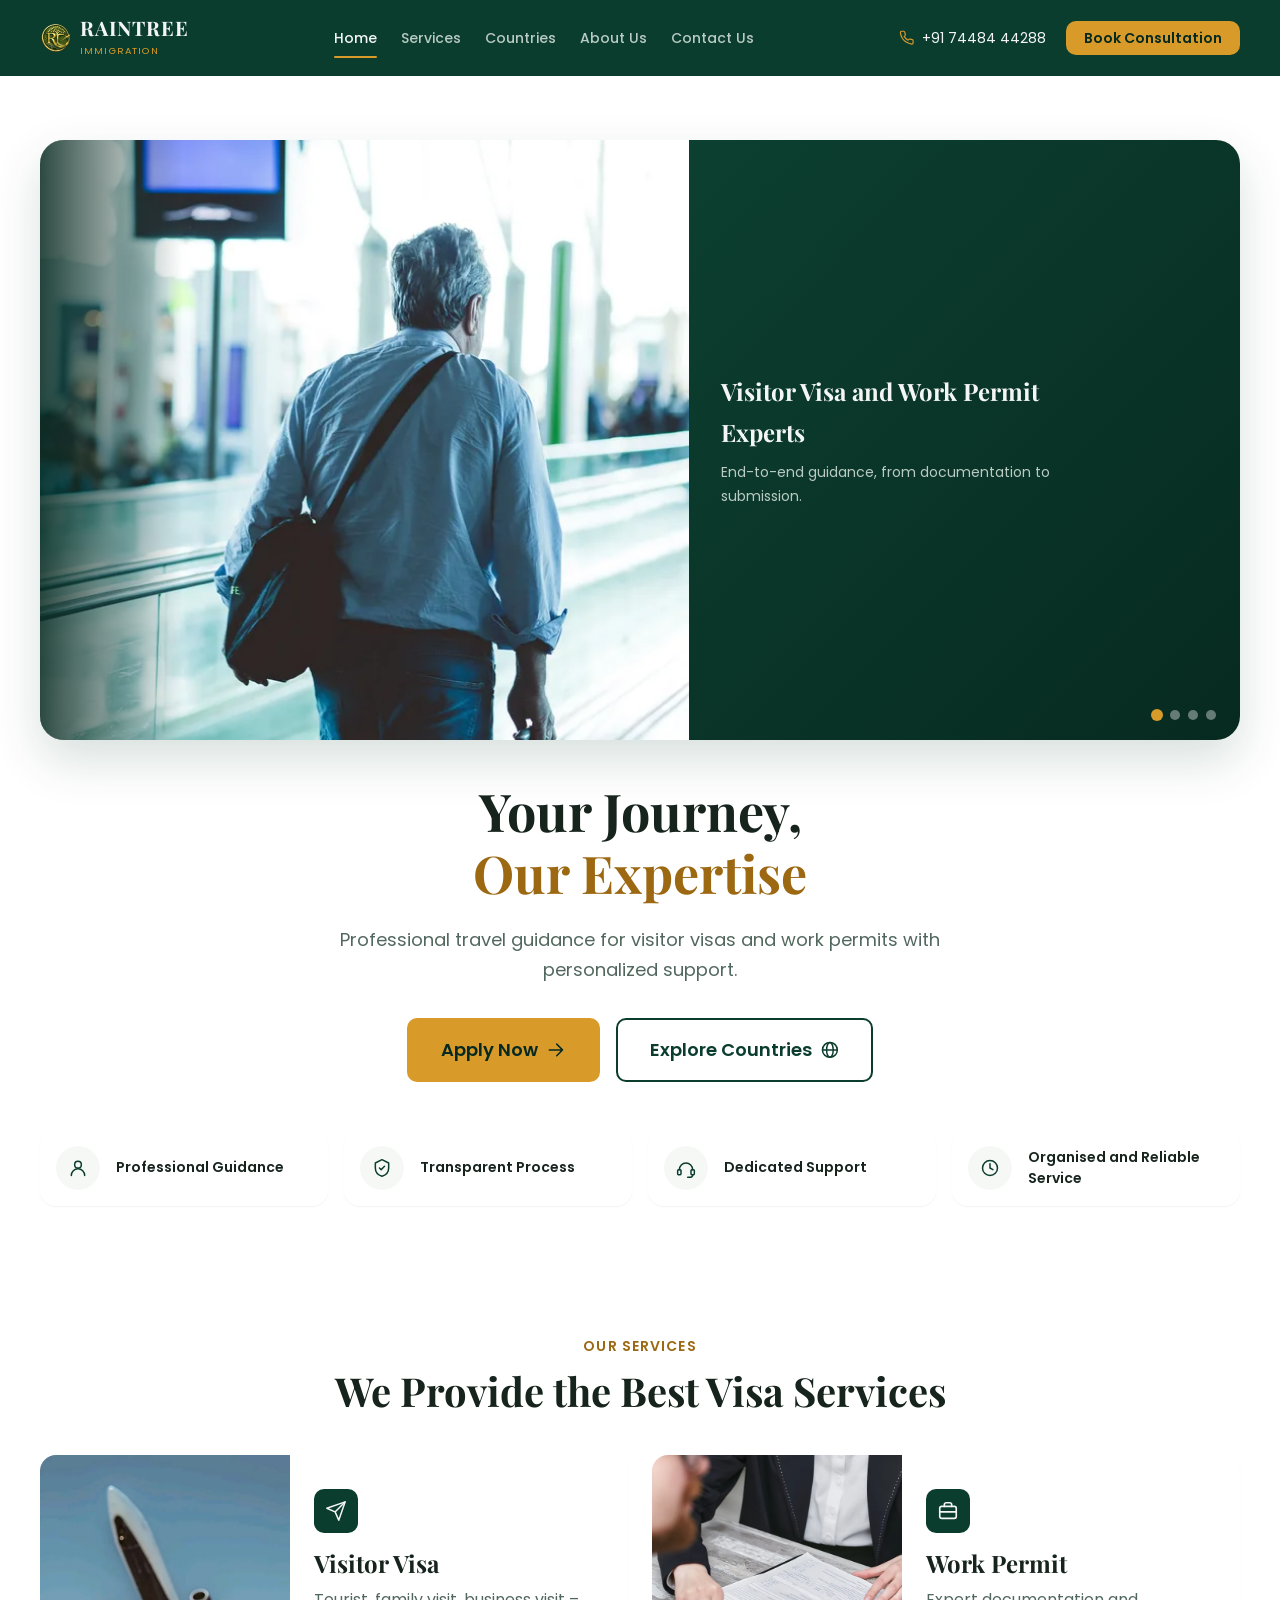
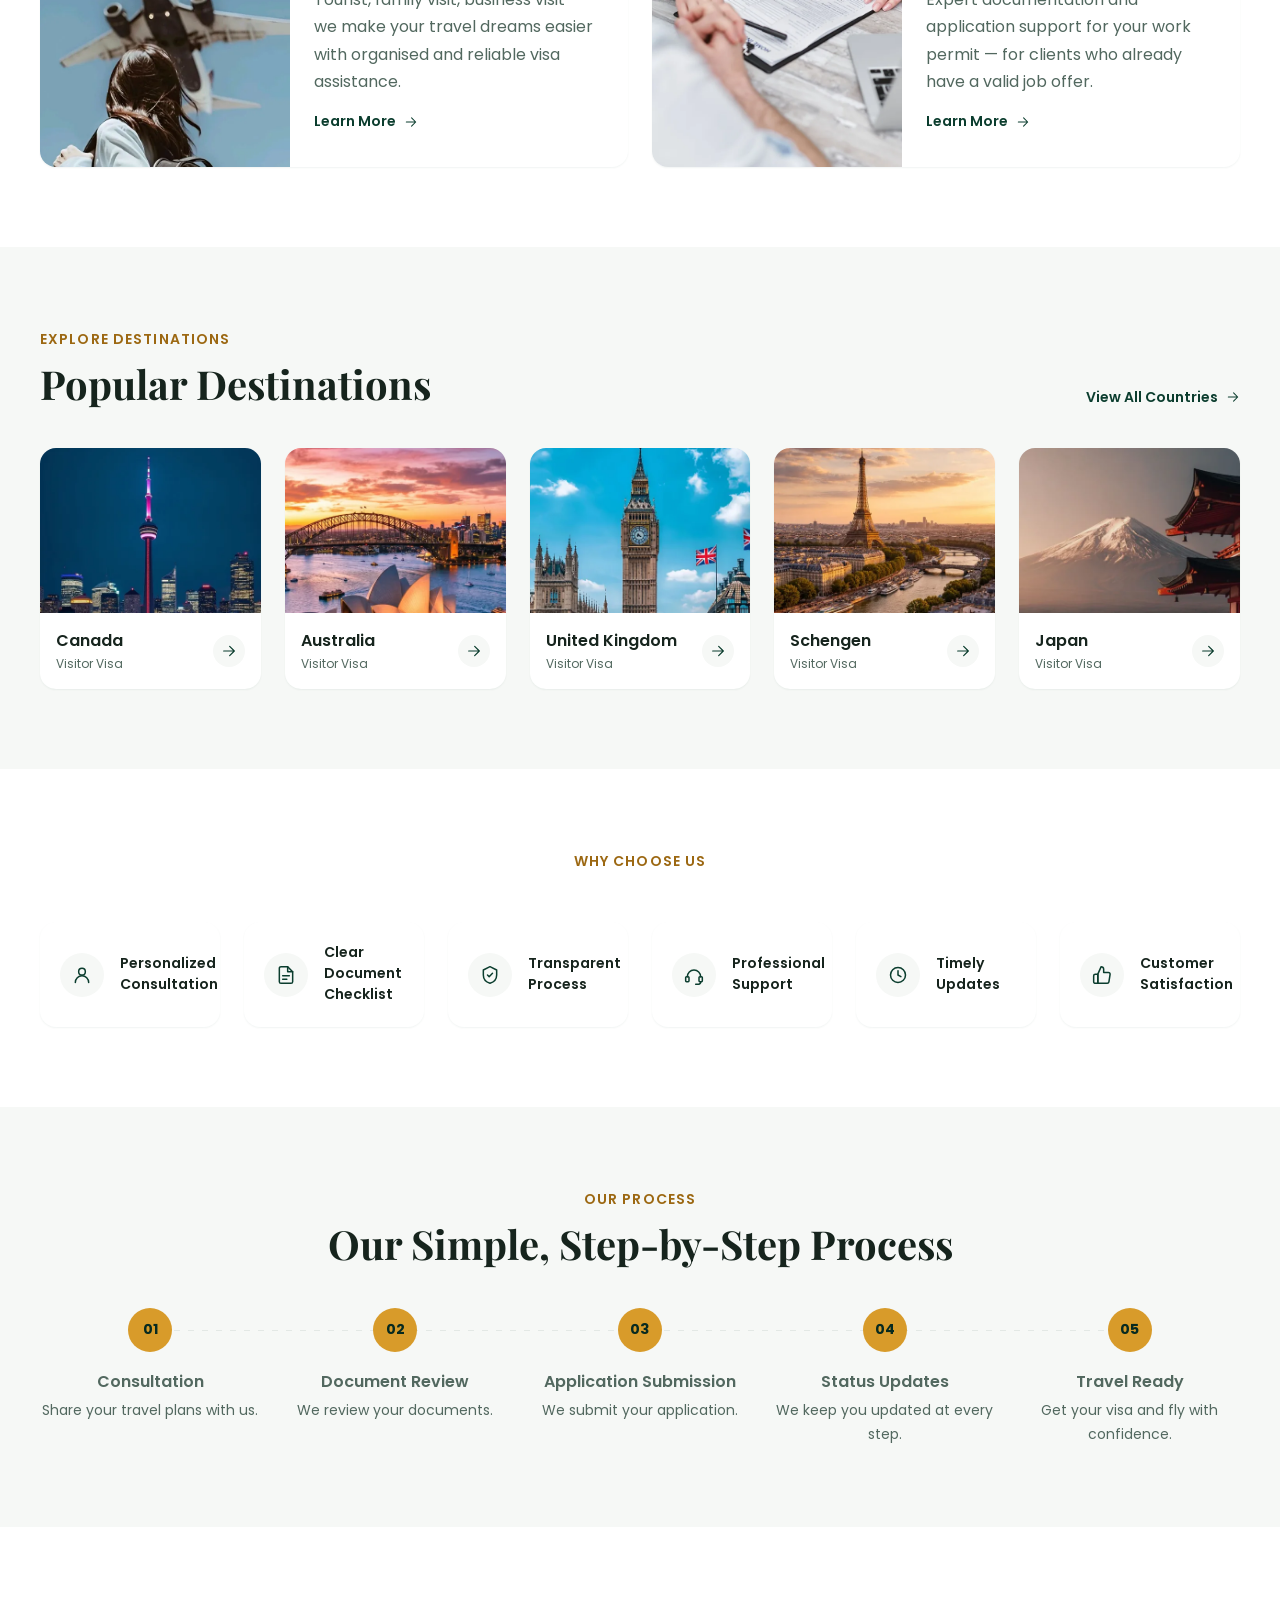
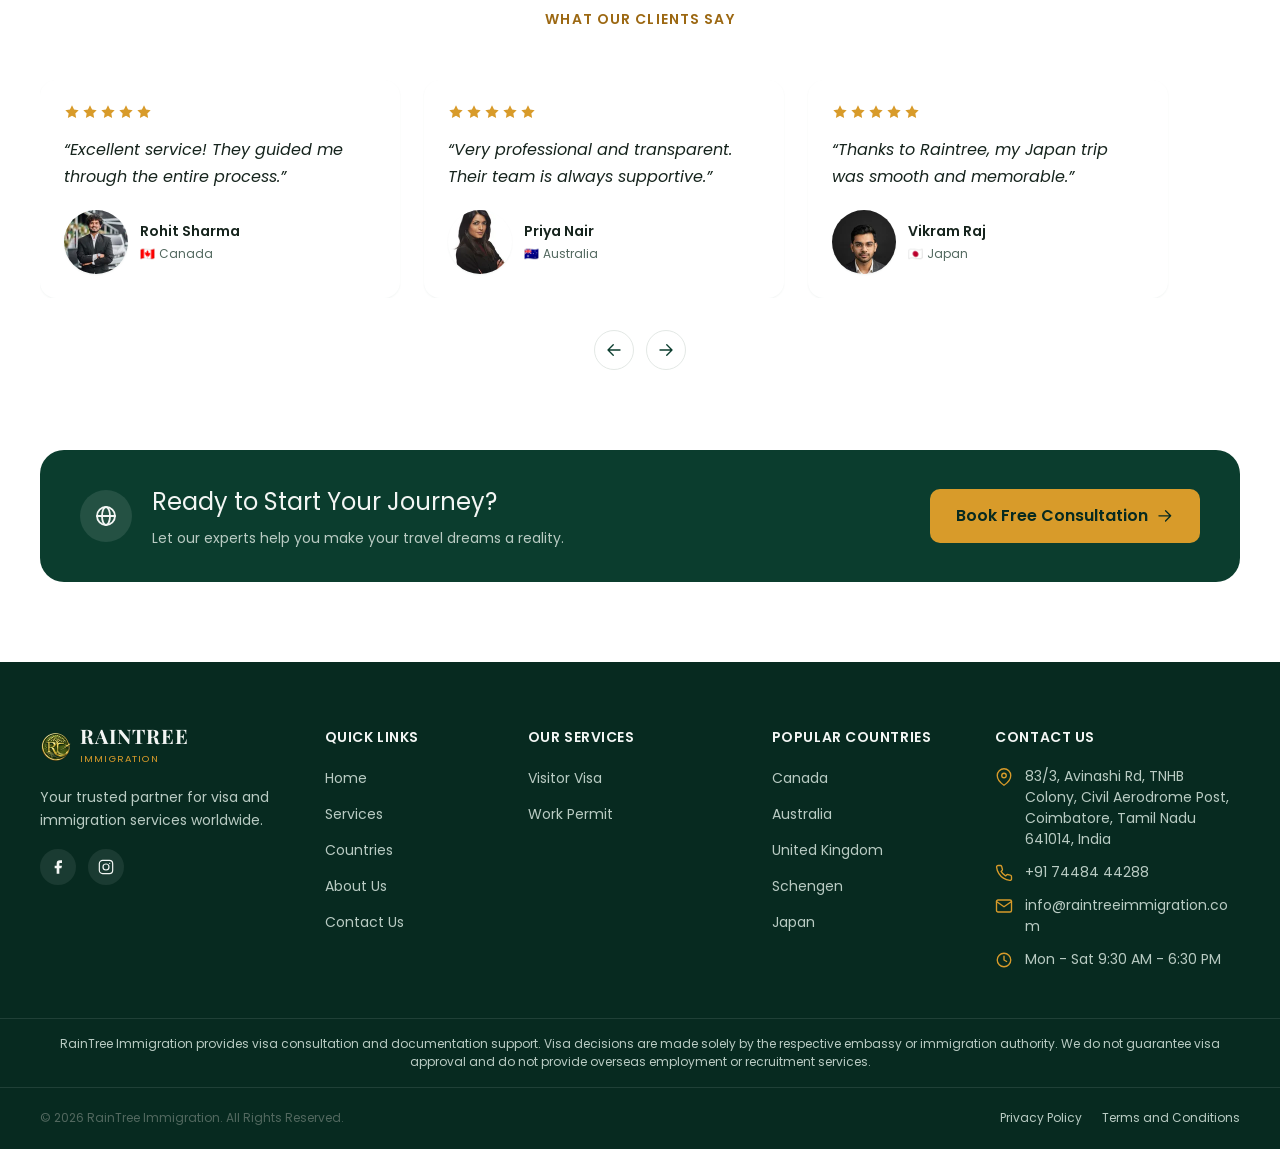
<file: index.html>
<!DOCTYPE html>
<html lang="en">
<head>
  <!-- Google Tag Manager -->
  <script>(function(w,d,s,l,i){w[l]=w[l]||[];w[l].push({'gtm.start':
  new Date().getTime(),event:'gtm.js'});var f=d.getElementsByTagName(s)[0],
  j=d.createElement(s),dl=l!='dataLayer'?'&l='+l:'';j.async=true;j.src=
  'https://www.googletagmanager.com/gtm.js?id='+i+dl;f.parentNode.insertBefore(j,f);
  })(window,document,'script','dataLayer','GTM-TJFBRXGH');</script>
  <!-- End Google Tag Manager -->

  <meta charset="UTF-8" />
  <meta name="viewport" content="width=device-width, initial-scale=1.0" />

  <!-- Meta Pixel Code -->
  <script>
  !function(f,b,e,v,n,t,s)
  {if(f.fbq)return;n=f.fbq=function(){n.callMethod?
  n.callMethod.apply(n,arguments):n.queue.push(arguments)};
  if(!f._fbq)f._fbq=n;n.push=n;n.loaded=!0;n.version='2.0';
  n.queue=[];t=b.createElement(e);t.async=!0;
  t.src=v;s=b.getElementsByTagName(e)[0];
  s.parentNode.insertBefore(t,s)}(window, document,'script',
  'https://connect.facebook.net/en_US/fbevents.js');
  fbq('init', '1410484717248402');
  fbq('track', 'PageView');
  </script>
  <noscript><img height="1" width="1" style="display:none"
  src="https://www.facebook.com/tr?id=1410484717248402&ev=PageView&noscript=1"
  /></noscript>
  <!-- End Meta Pixel Code -->
  <!-- Meta Domain Verification -->
  <meta name="facebook-domain-verification" content="7po4wud5i5a473cfw3w0y4jpmnxrk3" />
  <!-- End Meta Domain Verification -->
  <title>RainTree Immigration | Visa & Immigration Documentation Experts in Coimbatore</title>
  <meta
    name="description"
    content="Professional travel guidance for visitor visas and work permits with personalized support. Explore visa requirements for 20+ destinations."
  />
  <meta name="theme-color" content="#0B3D2E" />
  <link rel="canonical" href="https://raintreeimmigration.com/" />

  <!-- Social Meta -->
  <meta property="og:type" content="website" />
  <meta property="og:site_name" content="RainTree Immigration" />
  <meta property="og:title" content="RainTree Immigration | Visa & Immigration Documentation Experts in Coimbatore" />
  <meta property="og:description" content="Professional travel guidance for visitor visas and work permits with personalized support. Explore visa requirements for 20+ destinations." />
  <meta property="og:url" content="https://raintreeimmigration.com/" />
  <meta property="og:image" content="https://raintreeimmigration.com/assets/images/og/og-default.jpg" />
  <meta property="og:image:width" content="1200" />
  <meta property="og:image:height" content="630" />
  <meta property="og:image:alt" content="RainTree Immigration logo" />
  <meta property="og:locale" content="en_IN" />

  <meta name="twitter:card" content="summary_large_image" />
  <meta name="twitter:title" content="RainTree Immigration | Visa & Immigration Documentation Experts in Coimbatore" />
  <meta name="twitter:description" content="Professional travel guidance for visitor visas and work permits with personalized support. Explore visa requirements for 20+ destinations." />
  <meta name="twitter:image" content="https://raintreeimmigration.com/assets/images/og/og-default.jpg" />
  <!-- End Social Meta -->

  <link rel="icon" type="image/png" sizes="32x32" href="assets/images/brand/favicon-32.png" />
  <link rel="icon" type="image/png" sizes="180x180" href="assets/images/brand/favicon-180.png" />
  <link rel="apple-touch-icon" href="assets/images/brand/apple-touch-icon.png" />
  <link rel="manifest" href="site.webmanifest" />

  <link rel="preconnect" href="https://fonts.googleapis.com" />
  <link rel="preconnect" href="https://fonts.gstatic.com" crossorigin />
  <link
    href="https://fonts.googleapis.com/css2?family=Playfair+Display:wght@700;800&family=Poppins:wght@400;500;600;700&display=swap"
    rel="stylesheet"
  />

  <link rel="stylesheet" href="src/css/main.css" />
  <link rel="stylesheet" href="src/css/pages/home.css" />

  <script type="application/ld+json">
  {
    "@context": "https://schema.org",
    "@type": "TravelAgency",
    "name": "RainTree Immigration",
    "image": "https://raintreeimmigration.com/assets/images/brand/logo-full-480.png",
    "logo": "https://raintreeimmigration.com/assets/images/brand/logo-mark-256.png",
    "url": "https://raintreeimmigration.com/",
    "telephone": "+91-74484-44288",
    "email": "info@raintreeimmigration.com",
    "address": {
      "@type": "PostalAddress",
      "streetAddress": "83/3, Avinashi Rd, TNHB Colony, Civil Aerodrome Post",
      "addressLocality": "Coimbatore",
      "addressRegion": "Tamil Nadu",
      "postalCode": "641014",
      "addressCountry": "IN"
    },
    "openingHoursSpecification": {
      "@type": "OpeningHoursSpecification",
      "dayOfWeek": ["Monday", "Tuesday", "Wednesday", "Thursday", "Friday", "Saturday"],
      "opens": "09:30",
      "closes": "18:30"
    },
    "sameAs": []
  }
  </script>
</head>
<body>
  <!-- Google Tag Manager (noscript) -->
  <noscript><iframe src="https://www.googletagmanager.com/ns.html?id=GTM-TJFBRXGH"
  height="0" width="0" style="display:none;visibility:hidden"></iframe></noscript>
  <!-- End Google Tag Manager (noscript) -->

  <a class="skip-link" href="#main-content">Skip to main content</a>

  <header class="site-header">
    <div class="site-header__inner">
      <a class="site-logo" href="index.html">
        <picture>
          <source type="image/webp" srcset="assets/images/brand/logo-mark-64.webp 1x, assets/images/brand/logo-mark-128.webp 2x" />
          <img
            class="site-logo__mark"
            src="assets/images/brand/logo-mark-64.png"
            srcset="assets/images/brand/logo-mark-64.png 1x, assets/images/brand/logo-mark-128.png 2x"
            width="32"
            height="32"
            alt=""
          />
        </picture>
        <span>
          <span class="site-logo__name">RAINTREE</span>
          <span class="site-logo__tagline">IMMIGRATION</span>
        </span>
      </a>

      <button type="button" class="nav-toggle" aria-expanded="false" aria-controls="main-nav">
        <span class="visually-hidden">Toggle navigation menu</span>
        <span class="nav-toggle__bar" aria-hidden="true"></span>
        <span class="nav-toggle__bar" aria-hidden="true"></span>
        <span class="nav-toggle__bar" aria-hidden="true"></span>
      </button>

      <nav class="main-nav" id="main-nav" aria-label="Primary">
        <ul class="main-nav__list" role="list">
          <li><a class="main-nav__link" href="index.html" aria-current="page">Home</a></li>
          <li><a class="main-nav__link" href="services.html">Services</a></li>
          <li><a class="main-nav__link" href="countries.html">Countries</a></li>
          <li><a class="main-nav__link" href="about.html">About Us</a></li>
          <li><a class="main-nav__link" href="contact.html">Contact Us</a></li>
        </ul>
      </nav>

      <div class="site-header__actions">
        <a class="site-header__phone" href="tel:+917448444288">
          <svg aria-hidden="true"><use href="assets/icons/sprite.svg#icon-phone"></use></svg>
          <span>+91 74484 44288</span>
        </a>
        <a class="btn btn--accent btn--sm" href="contact.html">Book Consultation</a>
      </div>
    </div>
  </header>

  <main id="main-content">
    <!-- Hero -->
    <section class="hero">
      <div class="container">
        <div class="hero__banner">
          <div class="hero-slideshow" data-hero-slideshow>

            <!-- Slide 1: Visitor visa and work permit journeys -->
            <div class="hero-slideshow__slide is-active" data-slide>
              <div class="hero-slideshow__photo">
                <picture>
                  <source
                    type="image/webp"
                    srcset="
                      assets/images/hero/slide-visa-experts-640.webp   640w,
                      assets/images/hero/slide-visa-experts-960.webp   960w,
                      assets/images/hero/slide-visa-experts-1280.webp 1280w
                    "
                    sizes="(max-width: 767px) 100vw, 45vw"
                  />
                  <img
                    src="assets/images/hero/slide-visa-experts-960.jpg"
                    srcset="
                      assets/images/hero/slide-visa-experts-640.jpg   640w,
                      assets/images/hero/slide-visa-experts-960.jpg   960w,
                      assets/images/hero/slide-visa-experts-1280.jpg 1280w
                    "
                    sizes="(max-width: 767px) 100vw, 45vw"
                    width="1280"
                    height="1600"
                    alt=""
                    loading="eager"
                    decoding="async"
                  />
                </picture>
              </div>
              <div class="hero-slideshow__caption">
                <p class="hero-slideshow__eyebrow">Visitor Visa and Work Permit Experts</p>
                <p class="hero-slideshow__text">End-to-end guidance, from documentation to submission.</p>
              </div>
            </div>

            <!-- Slide 2: 20+ destinations -->
            <div class="hero-slideshow__slide" data-slide>
              <div class="hero-slideshow__photo">
                <picture>
                  <source
                    type="image/webp"
                    srcset="
                      assets/images/hero/slide-destinations-640.webp   640w,
                      assets/images/hero/slide-destinations-960.webp   960w,
                      assets/images/hero/slide-destinations-1280.webp 1280w
                    "
                    sizes="(max-width: 767px) 100vw, 45vw"
                  />
                  <img
                    src="assets/images/hero/slide-destinations-960.jpg"
                    srcset="
                      assets/images/hero/slide-destinations-640.jpg   640w,
                      assets/images/hero/slide-destinations-960.jpg   960w,
                      assets/images/hero/slide-destinations-1280.jpg 1280w
                    "
                    sizes="(max-width: 767px) 100vw, 45vw"
                    width="1280"
                    height="1600"
                    alt=""
                    loading="lazy"
                    decoding="async"
                  />
                </picture>
              </div>
              <div class="hero-slideshow__caption">
                <p class="hero-slideshow__eyebrow">20+ Destinations Worldwide</p>
                <p class="hero-slideshow__text">Visitor visas for top countries across Asia, Europe, Oceania, and more.</p>
              </div>
            </div>

            <!-- Slide 3: transparent process -->
            <div class="hero-slideshow__slide" data-slide>
              <div class="hero-slideshow__photo">
                <picture>
                  <source
                    type="image/webp"
                    srcset="
                      assets/images/hero/slide-process-640.webp   640w,
                      assets/images/hero/slide-process-960.webp   960w,
                      assets/images/hero/slide-process-1280.webp 1280w
                    "
                    sizes="(max-width: 767px) 100vw, 45vw"
                  />
                  <img
                    src="assets/images/hero/slide-process-960.jpg"
                    srcset="
                      assets/images/hero/slide-process-640.jpg   640w,
                      assets/images/hero/slide-process-960.jpg   960w,
                      assets/images/hero/slide-process-1280.jpg 1280w
                    "
                    sizes="(max-width: 767px) 100vw, 45vw"
                    width="1280"
                    height="1600"
                    alt=""
                    loading="lazy"
                    decoding="async"
                  />
                </picture>
              </div>
              <div class="hero-slideshow__caption">
                <p class="hero-slideshow__eyebrow">Transparent, Step-by-Step Process</p>
                <p class="hero-slideshow__text">Real-time updates so you always know where things stand.</p>
              </div>
            </div>

            <!-- Slide 4: dedicated support -->
            <div class="hero-slideshow__slide" data-slide>
              <div class="hero-slideshow__photo">
                <picture>
                  <source
                    type="image/webp"
                    srcset="
                      assets/images/hero/slide-support-640.webp   640w,
                      assets/images/hero/slide-support-960.webp   960w,
                      assets/images/hero/slide-support-1280.webp 1280w
                    "
                    sizes="(max-width: 767px) 100vw, 45vw"
                  />
                  <img
                    src="assets/images/hero/slide-support-960.jpg"
                    srcset="
                      assets/images/hero/slide-support-640.jpg   640w,
                      assets/images/hero/slide-support-960.jpg   960w,
                      assets/images/hero/slide-support-1280.jpg 1280w
                    "
                    sizes="(max-width: 767px) 100vw, 45vw"
                    width="1280"
                    height="1600"
                    alt=""
                    loading="lazy"
                    decoding="async"
                  />
                </picture>
              </div>
              <div class="hero-slideshow__caption">
                <p class="hero-slideshow__eyebrow">Dedicated Support, Every Step</p>
                <p class="hero-slideshow__text">Personal guidance from your first consultation to touchdown.</p>
              </div>
            </div>

            <div class="hero-slideshow__dots" role="tablist" aria-label="Hero highlights">
              <button type="button" class="hero-slideshow__dot is-active" data-slide-dot aria-label="Show highlight 1" aria-selected="true"></button>
              <button type="button" class="hero-slideshow__dot" data-slide-dot aria-label="Show highlight 2" aria-selected="false"></button>
              <button type="button" class="hero-slideshow__dot" data-slide-dot aria-label="Show highlight 3" aria-selected="false"></button>
              <button type="button" class="hero-slideshow__dot" data-slide-dot aria-label="Show highlight 4" aria-selected="false"></button>
            </div>
          </div>
        </div>

        <div class="hero__content">
          <h1 class="hero__title">Your Journey,<br /><span class="accent">Our Expertise</span></h1>
          <p class="text-lead">
            Professional travel guidance for visitor visas and work permits with personalized support.
          </p>
          <div class="hero__actions">
            <a class="btn btn--accent btn--lg" href="contact.html">
              Apply Now
              <svg aria-hidden="true"><use href="assets/icons/sprite.svg#icon-arrow-right"></use></svg>
            </a>
            <a class="btn btn--outline btn--lg" href="countries.html">
              Explore Countries
              <svg aria-hidden="true"><use href="assets/icons/sprite.svg#icon-globe"></use></svg>
            </a>
          </div>
        </div>

        <ul class="hero-badges" role="list">
          <li class="card info-card">
            <span class="info-card__icon" aria-hidden="true"><svg><use href="assets/icons/sprite.svg#icon-user"></use></svg></span>
            <span class="info-card__label">Professional Guidance</span>
          </li>
          <li class="card info-card">
            <span class="info-card__icon" aria-hidden="true"><svg><use href="assets/icons/sprite.svg#icon-shield-check"></use></svg></span>
            <span class="info-card__label">Transparent Process</span>
          </li>
          <li class="card info-card">
            <span class="info-card__icon" aria-hidden="true"><svg><use href="assets/icons/sprite.svg#icon-headset"></use></svg></span>
            <span class="info-card__label">Dedicated Support</span>
          </li>
          <li class="card info-card">
            <span class="info-card__icon" aria-hidden="true"><svg><use href="assets/icons/sprite.svg#icon-clock"></use></svg></span>
            <span class="info-card__label">Organised and Reliable Service</span>
          </li>
        </ul>
      </div>
    </section>

    <!-- Services -->
    <section class="section" aria-labelledby="services-heading">
      <div class="container">
        <div class="section-header section-header--center">
          <p class="eyebrow">Our Services</p>
          <h2 id="services-heading">We Provide the Best Visa Services</h2>
        </div>

        <ul class="grid grid--2 grid--services" role="list">
          <li class="card card--hoverable service-card service-card--media">
            <div class="service-card__media">
              <picture>
                <source
                  type="image/webp"
                  srcset="
                    assets/images/services/visitor-visa-640.webp   640w,
                    assets/images/services/visitor-visa-960.webp   960w,
                    assets/images/services/visitor-visa-1280.webp 1280w
                  "
                  sizes="(max-width: 599px) 100vw, 50vw"
                />
                <img
                  src="assets/images/services/visitor-visa-960.jpg"
                  srcset="
                    assets/images/services/visitor-visa-640.jpg   640w,
                    assets/images/services/visitor-visa-960.jpg   960w,
                    assets/images/services/visitor-visa-1280.jpg 1280w
                  "
                  sizes="(max-width: 599px) 100vw, 50vw"
                  width="960"
                  height="1200"
                  alt=""
                  loading="lazy"
                  decoding="async"
                />
              </picture>
            </div>
            <div class="service-card__body">
              <span class="service-card__icon" aria-hidden="true">
                <svg><use href="assets/icons/sprite.svg#icon-plane"></use></svg>
              </span>
              <h3 class="service-card__title">Visitor Visa</h3>
              <p>
                Tourist, family visit, business visit – we make your travel dreams easier with organised and reliable
                visa assistance.
              </p>
              <a class="service-card__link link-arrow" href="services.html#visitor-visa">
                Learn More
                <svg aria-hidden="true"><use href="assets/icons/sprite.svg#icon-arrow-right"></use></svg>
              </a>
            </div>
          </li>

          <li class="card card--hoverable service-card service-card--media">
            <div class="service-card__media">
              <picture>
                <source
                  type="image/webp"
                  srcset="
                    assets/images/services/work-permit-640.webp   640w,
                    assets/images/services/work-permit-960.webp   960w,
                    assets/images/services/work-permit-1280.webp 1280w
                  "
                  sizes="(max-width: 599px) 100vw, 50vw"
                />
                <img
                  src="assets/images/services/work-permit-960.jpg"
                  srcset="
                    assets/images/services/work-permit-640.jpg   640w,
                    assets/images/services/work-permit-960.jpg   960w,
                    assets/images/services/work-permit-1280.jpg 1280w
                  "
                  sizes="(max-width: 599px) 100vw, 50vw"
                  width="960"
                  height="1200"
                  alt=""
                  loading="lazy"
                  decoding="async"
                />
              </picture>
            </div>
            <div class="service-card__body">
              <span class="service-card__icon" aria-hidden="true">
                <svg><use href="assets/icons/sprite.svg#icon-briefcase"></use></svg>
              </span>
              <h3 class="service-card__title">Work Permit</h3>
              <p>Expert documentation and application support for your work permit — for clients who already have a valid job offer.</p>
              <a class="service-card__link link-arrow" href="services.html#work-permit">
                Learn More
                <svg aria-hidden="true"><use href="assets/icons/sprite.svg#icon-arrow-right"></use></svg>
              </a>
            </div>
          </li>
        </ul>
      </div>
    </section>

    <!-- Popular destinations (rendered from src/data/countries.json) -->
    <section class="section section--alt" aria-labelledby="destinations-heading">
      <div class="container">
        <div class="section-header section-header--split">
          <div>
            <p class="eyebrow">Explore Destinations</p>
            <h2 id="destinations-heading">Popular Destinations</h2>
          </div>
          <a class="link-arrow" href="countries.html">
            View All Countries
            <svg aria-hidden="true"><use href="assets/icons/sprite.svg#icon-arrow-right"></use></svg>
          </a>
        </div>

        <ul class="grid grid--5" role="list" data-destinations-grid>
          <li class="data-loading" aria-live="polite">Loading destinations…</li>
        </ul>
      </div>
    </section>

    <!-- Why choose us -->
    <section class="section" aria-labelledby="why-heading">
      <div class="container">
        <div class="section-header section-header--center">
          <p class="eyebrow">Why Choose Us</p>
          <h2 id="why-heading" class="visually-hidden">Why Choose RainTree</h2>
        </div>

        <ul class="grid grid--6" role="list">
          <li class="card info-card">
            <span class="info-card__icon" aria-hidden="true"><svg><use href="assets/icons/sprite.svg#icon-user"></use></svg></span>
            <span class="info-card__label">Personalized Consultation</span>
          </li>
          <li class="card info-card">
            <span class="info-card__icon" aria-hidden="true"><svg><use href="assets/icons/sprite.svg#icon-document"></use></svg></span>
            <span class="info-card__label">Clear Document Checklist</span>
          </li>
          <li class="card info-card">
            <span class="info-card__icon" aria-hidden="true"><svg><use href="assets/icons/sprite.svg#icon-shield-check"></use></svg></span>
            <span class="info-card__label">Transparent Process</span>
          </li>
          <li class="card info-card">
            <span class="info-card__icon" aria-hidden="true"><svg><use href="assets/icons/sprite.svg#icon-headset"></use></svg></span>
            <span class="info-card__label">Professional Support</span>
          </li>
          <li class="card info-card">
            <span class="info-card__icon" aria-hidden="true"><svg><use href="assets/icons/sprite.svg#icon-clock"></use></svg></span>
            <span class="info-card__label">Timely Updates</span>
          </li>
          <li class="card info-card">
            <span class="info-card__icon" aria-hidden="true"><svg><use href="assets/icons/sprite.svg#icon-thumbs-up"></use></svg></span>
            <span class="info-card__label">Customer Satisfaction</span>
          </li>
        </ul>
      </div>
    </section>

    <!-- Process -->
    <section class="section section--alt" aria-labelledby="process-heading">
      <div class="container">
        <div class="section-header section-header--center">
          <p class="eyebrow">Our Process</p>
          <h2 id="process-heading">Our Simple, Step-by-Step Process</h2>
        </div>

        <ol class="process-steps" role="list">
          <li class="process-step">
            <span class="process-step__number" aria-hidden="true">01</span>
            <p class="process-step__title">Consultation</p>
            <p class="process-step__desc">Share your travel plans with us.</p>
          </li>
          <li class="process-step">
            <span class="process-step__number" aria-hidden="true">02</span>
            <p class="process-step__title">Document Review</p>
            <p class="process-step__desc">We review your documents.</p>
          </li>
          <li class="process-step">
            <span class="process-step__number" aria-hidden="true">03</span>
            <p class="process-step__title">Application Submission</p>
            <p class="process-step__desc">We submit your application.</p>
          </li>
          <li class="process-step">
            <span class="process-step__number" aria-hidden="true">04</span>
            <p class="process-step__title">Status Updates</p>
            <p class="process-step__desc">We keep you updated at every step.</p>
          </li>
          <li class="process-step">
            <span class="process-step__number" aria-hidden="true">05</span>
            <p class="process-step__title">Travel Ready</p>
            <p class="process-step__desc">Get your visa and fly with confidence.</p>
          </li>
        </ol>
      </div>
    </section>

    <!-- Testimonials (rendered from src/data/countries.json for flags) -->
    <section class="section" aria-labelledby="testimonials-heading">
      <div class="container">
        <div class="section-header section-header--center">
          <p class="eyebrow">What Our Clients Say</p>
          <h2 id="testimonials-heading" class="visually-hidden">What Our Clients Say</h2>
        </div>

        <div class="testimonial-carousel">
          <ul class="testimonial-track" role="list" data-testimonial-track>
            <li class="data-loading" aria-live="polite">Loading client stories…</li>
          </ul>
          <div class="testimonial-carousel__controls">
            <button type="button" class="testimonial-carousel__btn testimonial-carousel__btn--prev" data-testimonial-prev aria-label="Previous testimonial">
              <svg aria-hidden="true"><use href="assets/icons/sprite.svg#icon-arrow-right"></use></svg>
            </button>
            <button type="button" class="testimonial-carousel__btn testimonial-carousel__btn--next" data-testimonial-next aria-label="Next testimonial">
              <svg aria-hidden="true"><use href="assets/icons/sprite.svg#icon-arrow-right"></use></svg>
            </button>
          </div>
        </div>
      </div>
    </section>

    <!-- CTA banner -->
    <section class="section" style="padding-top: 0;">
      <div class="container">
        <div class="cta-banner">
          <div class="cta-banner__content">
            <span class="cta-banner__icon" aria-hidden="true">
              <svg><use href="assets/icons/sprite.svg#icon-globe"></use></svg>
            </span>
            <div>
              <p class="cta-banner__title">Ready to Start Your Journey?</p>
              <p class="cta-banner__text">Let our experts help you make your travel dreams a reality.</p>
            </div>
          </div>
          <div class="cta-banner__actions">
            <a class="btn btn--accent" href="contact.html">
              Book Free Consultation
              <svg aria-hidden="true"><use href="assets/icons/sprite.svg#icon-arrow-right"></use></svg>
            </a>
          </div>
        </div>
      </div>
    </section>
  </main>

  <footer class="site-footer">
    <div class="site-footer__main">
      <div>
        <a class="site-logo" href="index.html">
          <picture>
            <source type="image/webp" srcset="assets/images/brand/logo-mark-64.webp 1x, assets/images/brand/logo-mark-128.webp 2x" />
            <img
              class="site-logo__mark"
              src="assets/images/brand/logo-mark-64.png"
              srcset="assets/images/brand/logo-mark-64.png 1x, assets/images/brand/logo-mark-128.png 2x"
              width="30"
              height="30"
              alt=""
            />
          </picture>
          <span>
            <span class="site-logo__name">RAINTREE</span>
            <span class="site-logo__tagline">IMMIGRATION</span>
          </span>
        </a>
        <p class="footer-brand__desc">Your trusted partner for visa and immigration services worldwide.</p>
        <div class="footer-brand__social" role="list">
          <a
            href="https://www.facebook.com/profile.php?id=61591044190439"
            aria-label="RainTree Immigration on Facebook (opens in a new tab)"
            target="_blank"
            rel="noopener noreferrer"
          ><svg aria-hidden="true"><use href="assets/icons/sprite.svg#icon-facebook"></use></svg></a>
          <a
            href="https://www.instagram.com/raintreeimmigrationofficial/"
            aria-label="RainTree Immigration on Instagram (opens in a new tab)"
            target="_blank"
            rel="noopener noreferrer"
          ><svg aria-hidden="true"><use href="assets/icons/sprite.svg#icon-instagram"></use></svg></a>
        </div>
      </div>

      <div>
        <p class="footer-col__title">Quick Links</p>
        <ul class="footer-col__list" role="list">
          <li><a href="index.html">Home</a></li>
          <li><a href="services.html">Services</a></li>
          <li><a href="countries.html">Countries</a></li>
          <li><a href="about.html">About Us</a></li>
          <li><a href="contact.html">Contact Us</a></li>
        </ul>
      </div>

      <div>
        <p class="footer-col__title">Our Services</p>
        <ul class="footer-col__list" role="list">
          <li><a href="services.html#visitor-visa">Visitor Visa</a></li>
          <li><a href="services.html#work-permit">Work Permit</a></li>
        </ul>
      </div>

      <div>
        <p class="footer-col__title">Popular Countries</p>
        <ul class="footer-col__list" role="list" data-footer-countries>
          <li>Loading…</li>
        </ul>
      </div>

      <div>
        <p class="footer-col__title">Contact Us</p>
        <ul class="footer-col__list" role="list">
          <li class="footer-contact-item">
            <svg aria-hidden="true"><use href="assets/icons/sprite.svg#icon-map-pin"></use></svg>
            <span>83/3, Avinashi Rd, TNHB Colony, Civil Aerodrome Post, Coimbatore, Tamil Nadu 641014, India</span>
          </li>
          <li class="footer-contact-item">
            <svg aria-hidden="true"><use href="assets/icons/sprite.svg#icon-phone"></use></svg>
            <a href="tel:+917448444288">+91 74484 44288</a>
          </li>
          <li class="footer-contact-item">
            <svg aria-hidden="true"><use href="assets/icons/sprite.svg#icon-mail"></use></svg>
            <a href="mailto:info@raintreeimmigration.com">info@raintreeimmigration.com</a>
          </li>
          <li class="footer-contact-item">
            <svg aria-hidden="true"><use href="assets/icons/sprite.svg#icon-clock"></use></svg>
            <span data-office-hours>Mon - Sat 9:30 AM - 6:30 PM</span>
          </li>
        </ul>
      </div>
    </div>

    <div class="site-footer__disclaimer">
      <div class="site-footer__disclaimer-inner">
        RainTree Immigration provides visa consultation and documentation support. Visa decisions are made solely
        by the respective embassy or immigration authority. We do not guarantee visa approval and do not provide
        overseas employment or recruitment services.
      </div>
    </div>

    <div class="site-footer__bottom">
      <div class="site-footer__bottom-inner">
        <p>&copy; <span data-copyright-year>2026</span> RainTree Immigration. All Rights Reserved.</p>
        <div class="site-footer__legal">
          <a href="privacy-policy.html">Privacy Policy</a>
          <a href="terms-and-conditions.html">Terms and Conditions</a>
        </div>
      </div>
    </div>
  </footer>

  <script type="module" src="src/js/pages/home.js"></script>
</body>
</html>
</file>
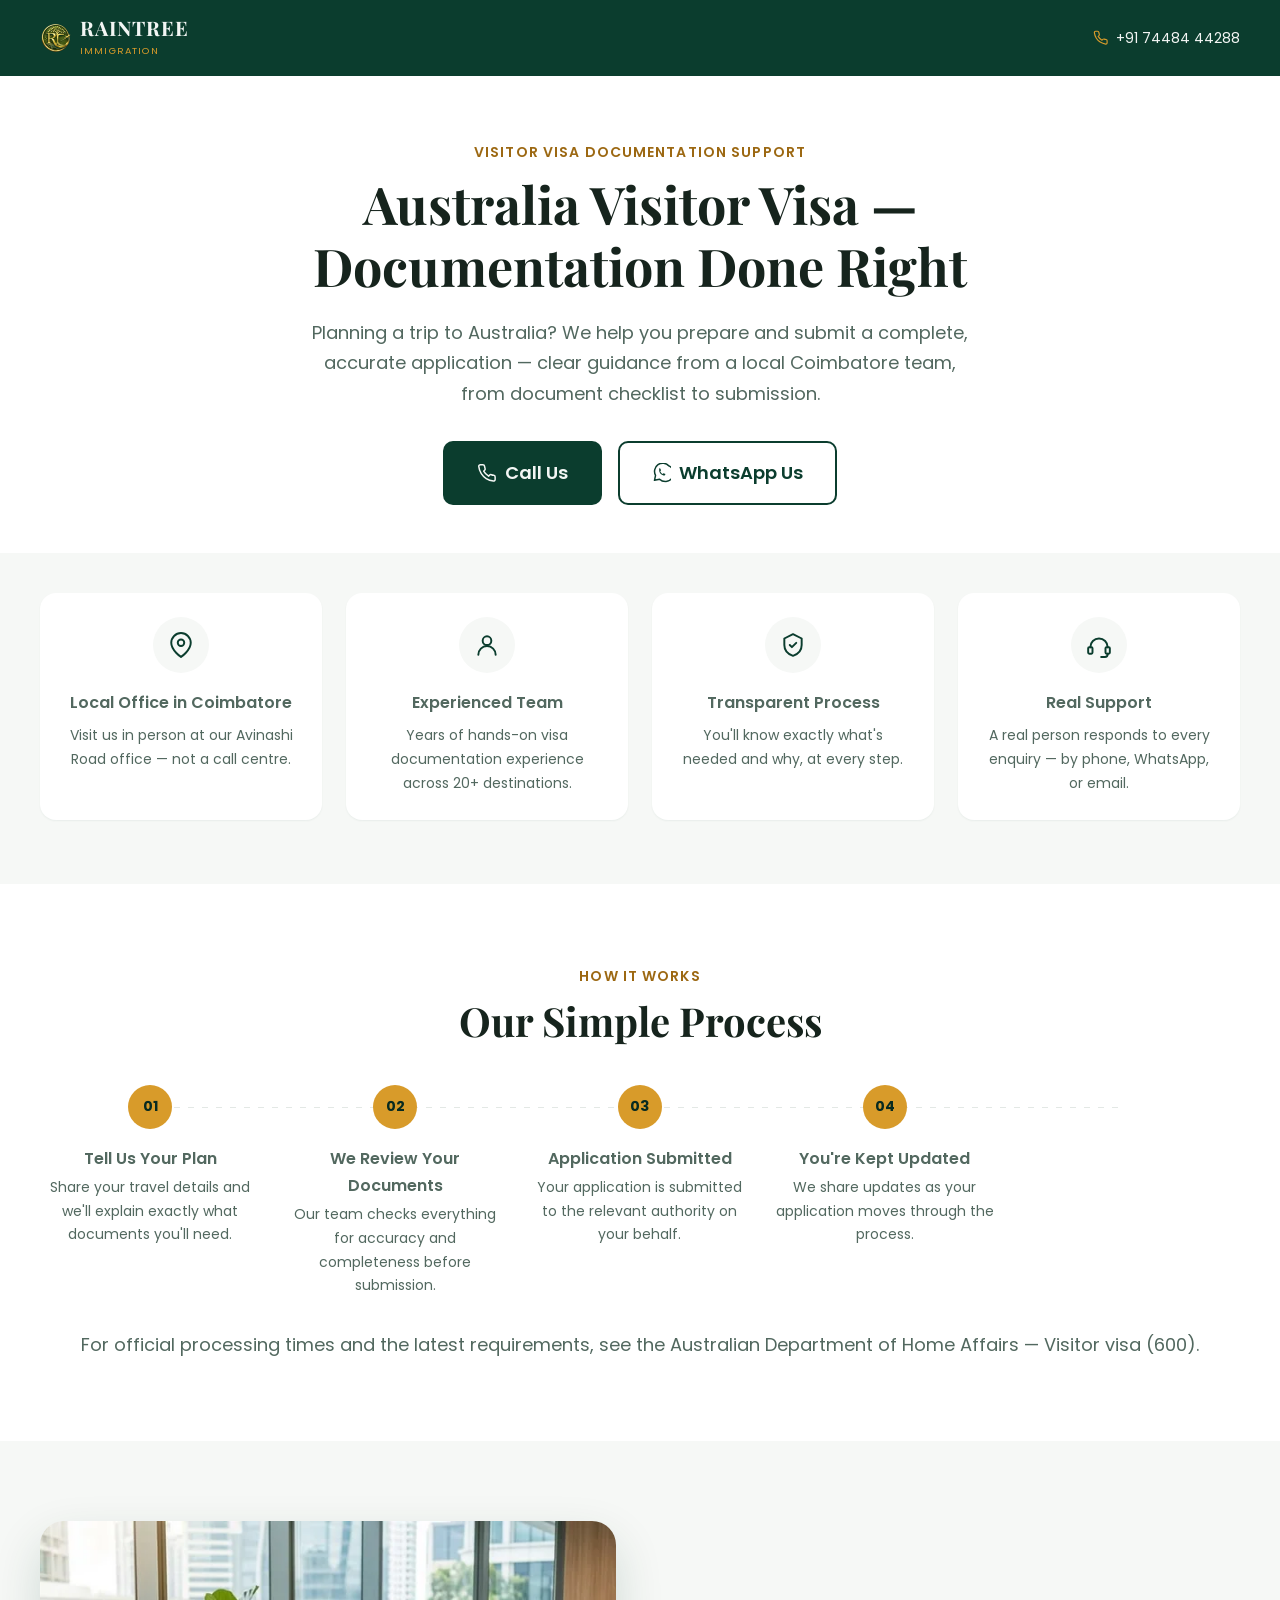
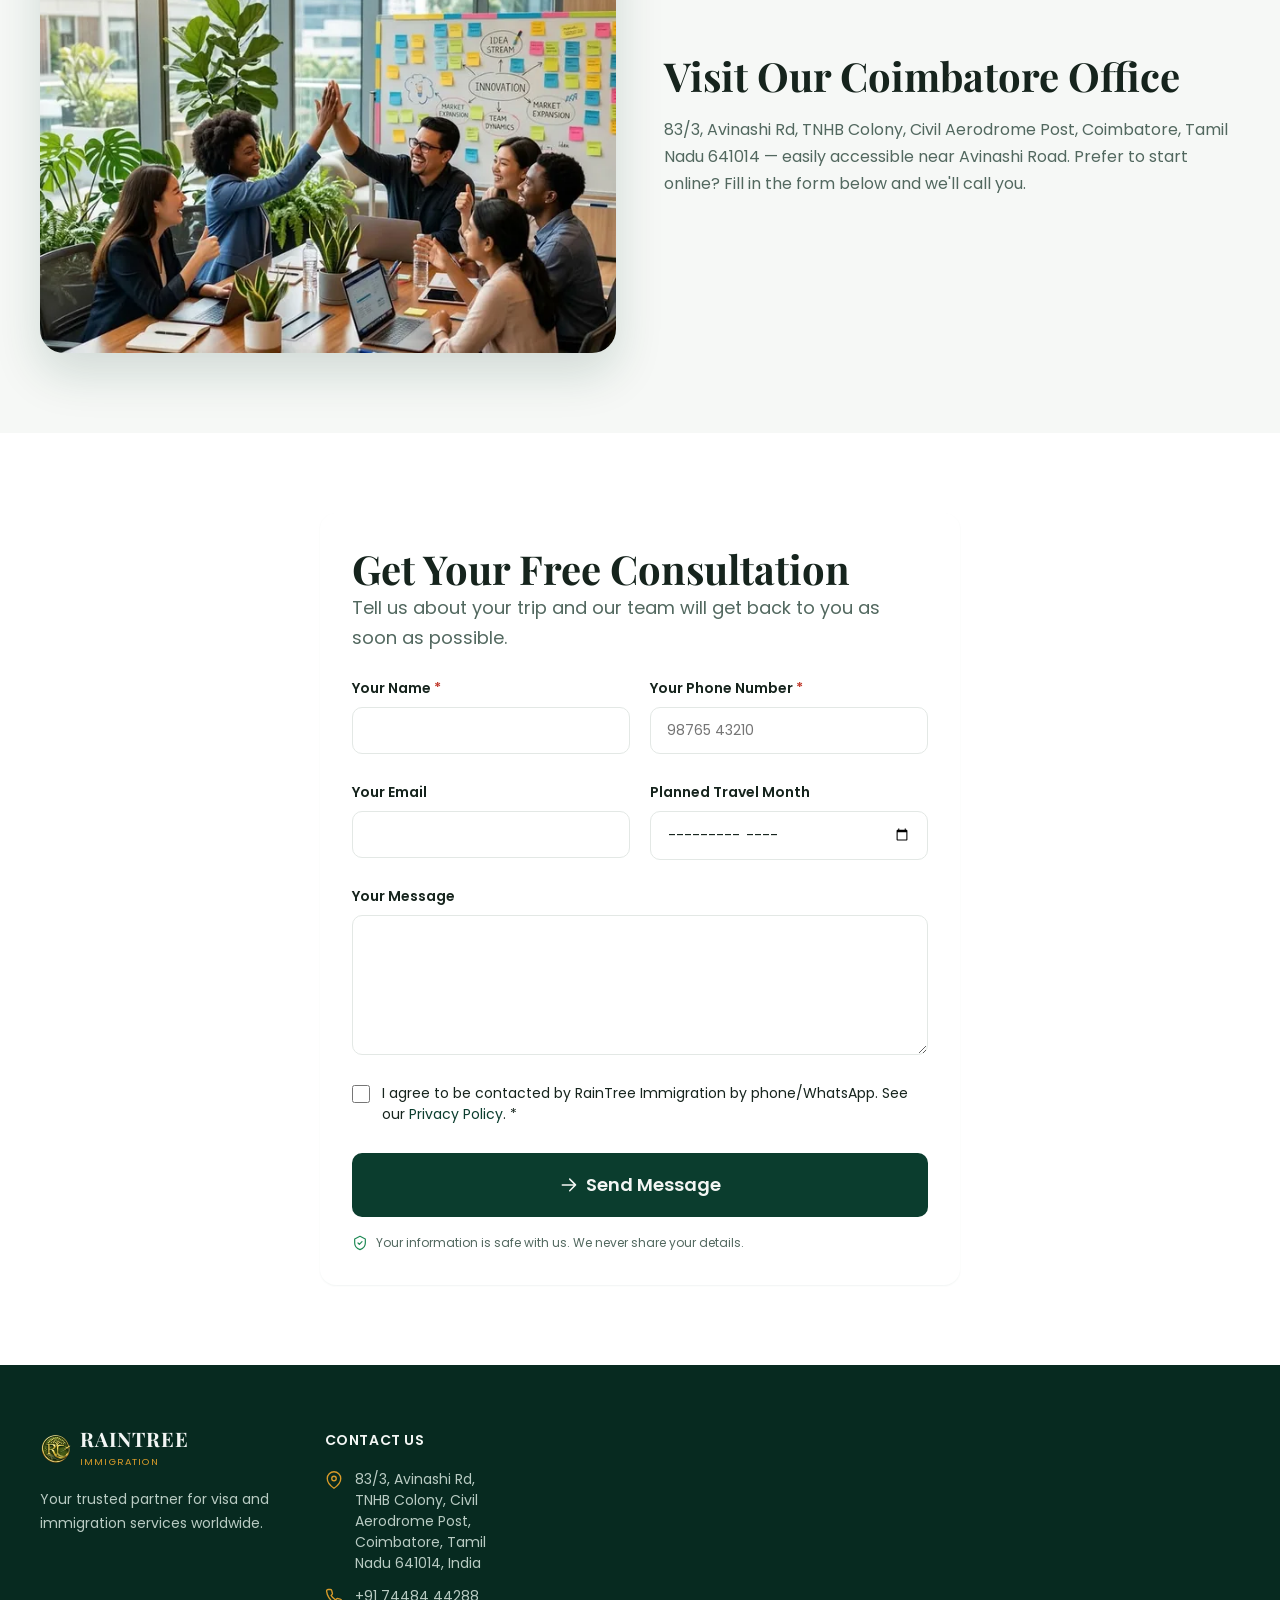
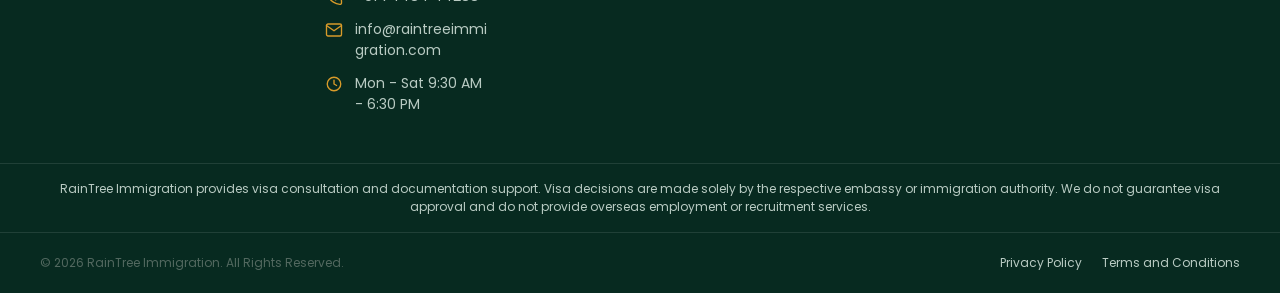
<file: lp/australia-visitor-visa/index.html>
<!DOCTYPE html>
<html lang="en">
<head>
  <!-- Google Tag Manager -->
  <script>(function(w,d,s,l,i){w[l]=w[l]||[];w[l].push({'gtm.start':
  new Date().getTime(),event:'gtm.js'});var f=d.getElementsByTagName(s)[0],
  j=d.createElement(s),dl=l!='dataLayer'?'&l='+l:'';j.async=true;j.src=
  'https://www.googletagmanager.com/gtm.js?id='+i+dl;f.parentNode.insertBefore(j,f);
  })(window,document,'script','dataLayer','GTM-TJFBRXGH');</script>
  <!-- End Google Tag Manager -->

  <meta charset="UTF-8" />
  <meta name="viewport" content="width=device-width, initial-scale=1.0" />

  <!-- Meta Pixel Code -->
  <script>
  !function(f,b,e,v,n,t,s)
  {if(f.fbq)return;n=f.fbq=function(){n.callMethod?
  n.callMethod.apply(n,arguments):n.queue.push(arguments)};
  if(!f._fbq)f._fbq=n;n.push=n;n.loaded=!0;n.version='2.0';
  n.queue=[];t=b.createElement(e);t.async=!0;
  t.src=v;s=b.getElementsByTagName(e)[0];
  s.parentNode.insertBefore(t,s)}(window, document,'script',
  'https://connect.facebook.net/en_US/fbevents.js');
  fbq('init', '1410484717248402');
  fbq('track', 'PageView');
  </script>
  <noscript><img height="1" width="1" style="display:none"
  src="https://www.facebook.com/tr?id=1410484717248402&ev=PageView&noscript=1"
  /></noscript>
  <!-- End Meta Pixel Code -->
  <!-- Meta Domain Verification -->
  <meta name="facebook-domain-verification" content="7po4wud5i5a473cfw3w0y4jpmnxrk3" />
  <!-- End Meta Domain Verification -->
  <title>Australia Visitor Visa Documentation Support | RainTree Immigration</title>
  <meta name="description" content="Documentation and application support for your Australia visitor visa. Local Coimbatore office, transparent process, free consultation." />
  <meta name="robots" content="noindex" />
  <meta name="theme-color" content="#0B3D2E" />
  <link rel="canonical" href="https://raintreeimmigration.com/lp/australia-visitor-visa/" />

  <!-- Social Meta -->
  <meta property="og:type" content="website" />
  <meta property="og:site_name" content="RainTree Immigration" />
  <meta property="og:title" content="Australia Visitor Visa Documentation Support | RainTree Immigration" />
  <meta property="og:description" content="Documentation and application support for your Australia visitor visa. Local Coimbatore office, transparent process, free consultation." />
  <meta property="og:url" content="https://raintreeimmigration.com/lp/australia-visitor-visa/" />
  <meta property="og:image" content="https://raintreeimmigration.com/assets/images/og/og-default.jpg" />
  <meta property="og:image:width" content="1200" />
  <meta property="og:image:height" content="630" />
  <meta property="og:image:alt" content="RainTree Immigration logo" />
  <meta property="og:locale" content="en_IN" />

  <meta name="twitter:card" content="summary_large_image" />
  <meta name="twitter:title" content="Australia Visitor Visa Documentation Support | RainTree Immigration" />
  <meta name="twitter:description" content="Documentation and application support for your Australia visitor visa. Local Coimbatore office, transparent process, free consultation." />
  <meta name="twitter:image" content="https://raintreeimmigration.com/assets/images/og/og-default.jpg" />
  <!-- End Social Meta -->

  <link rel="icon" type="image/png" sizes="32x32" href="../../assets/images/brand/favicon-32.png" />
  <link rel="icon" type="image/png" sizes="180x180" href="../../assets/images/brand/favicon-180.png" />
  <link rel="apple-touch-icon" href="../../assets/images/brand/apple-touch-icon.png" />

  <link rel="preconnect" href="https://fonts.googleapis.com" />
  <link rel="preconnect" href="https://fonts.gstatic.com" crossorigin />
  <link
    href="https://fonts.googleapis.com/css2?family=Playfair+Display:wght@700;800&family=Poppins:wght@400;500;600;700&display=swap"
    rel="stylesheet"
  />

  <link rel="stylesheet" href="../../src/css/main.css" />
  <link rel="stylesheet" href="../../src/css/pages/contact.css" />
</head>
<body>
  <!-- Google Tag Manager (noscript) -->
  <noscript><iframe src="https://www.googletagmanager.com/ns.html?id=GTM-TJFBRXGH"
  height="0" width="0" style="display:none;visibility:hidden"></iframe></noscript>
  <!-- End Google Tag Manager (noscript) -->

  <a class="skip-link" href="#main-content">Skip to main content</a>

  <header class="site-header">
    <div class="site-header__inner">
      <a class="site-logo" href="../../index.html">
        <picture>
          <source type="image/webp" srcset="../../assets/images/brand/logo-mark-64.webp 1x, ../../assets/images/brand/logo-mark-128.webp 2x" />
          <img
            class="site-logo__mark"
            src="../../assets/images/brand/logo-mark-64.png"
            srcset="../../assets/images/brand/logo-mark-64.png 1x, ../../assets/images/brand/logo-mark-128.png 2x"
            width="32"
            height="32"
            alt=""
          />
        </picture>
        <span>
          <span class="site-logo__name">RAINTREE</span>
          <span class="site-logo__tagline">IMMIGRATION</span>
        </span>
      </a>
      <div class="site-header__actions">
        <a class="site-header__phone" href="tel:+917448444288">
          <svg aria-hidden="true"><use href="../../assets/icons/sprite.svg#icon-phone"></use></svg>
          <span>+91 74484 44288</span>
        </a>
      </div>
    </div>
  </header>

  <main id="main-content">
    <section class="page-hero">
      <div class="container">
        <div class="page-hero__content">
          <p class="eyebrow">Visitor Visa Documentation Support</p>
          <h1 class="page-hero__title">Australia Visitor Visa — Documentation Done Right</h1>
          <p class="text-lead">
            Planning a trip to Australia? We help you prepare and submit a complete, accurate application —
            clear guidance from a local Coimbatore team, from document checklist to submission.
          </p>
          <div class="contact-hero__actions">
            <a class="btn btn--primary btn--lg" href="tel:+917448444288">
              <svg aria-hidden="true"><use href="../../assets/icons/sprite.svg#icon-phone"></use></svg>
              Call Us
            </a>
            <a class="btn btn--outline btn--lg" href="https://wa.me/917448444288">
              <svg aria-hidden="true"><use href="../../assets/icons/sprite.svg#icon-whatsapp"></use></svg>
              WhatsApp Us
            </a>
          </div>
        </div>
      </div>
    </section>

    <section class="section section--alt" style="padding-block: var(--space-10) var(--space-16);">
      <div class="container">
        <ul class="grid grid--4" role="list">
          <li class="card feature-card">
            <span class="feature-card__icon" aria-hidden="true"><svg><use href="../../assets/icons/sprite.svg#icon-map-pin"></use></svg></span>
            <p class="feature-card__title">Local Office in Coimbatore</p>
            <p class="feature-card__desc">Visit us in person at our Avinashi Road office — not a call centre.</p>
          </li>
          <li class="card feature-card">
            <span class="feature-card__icon" aria-hidden="true"><svg><use href="../../assets/icons/sprite.svg#icon-user"></use></svg></span>
            <p class="feature-card__title">Experienced Team</p>
            <p class="feature-card__desc">Years of hands-on visa documentation experience across 20+ destinations.</p>
          </li>
          <li class="card feature-card">
            <span class="feature-card__icon" aria-hidden="true"><svg><use href="../../assets/icons/sprite.svg#icon-shield-check"></use></svg></span>
            <p class="feature-card__title">Transparent Process</p>
            <p class="feature-card__desc">You'll know exactly what's needed and why, at every step.</p>
          </li>
          <li class="card feature-card">
            <span class="feature-card__icon" aria-hidden="true"><svg><use href="../../assets/icons/sprite.svg#icon-headset"></use></svg></span>
            <p class="feature-card__title">Real Support</p>
            <p class="feature-card__desc">A real person responds to every enquiry — by phone, WhatsApp, or email.</p>
          </li>
        </ul>
      </div>
    </section>

    <section class="section" aria-labelledby="how-it-works-heading">
      <div class="container">
        <div class="section-header section-header--center">
          <p class="eyebrow">How It Works</p>
          <h2 id="how-it-works-heading">Our Simple Process</h2>
        </div>
        <ol class="process-steps" role="list">
          <li class="process-step">
            <span class="process-step__number" aria-hidden="true">01</span>
            <p class="process-step__title">Tell Us Your Plan</p>
            <p class="process-step__desc">Share your travel details and we'll explain exactly what documents you'll need.</p>
          </li>
          <li class="process-step">
            <span class="process-step__number" aria-hidden="true">02</span>
            <p class="process-step__title">We Review Your Documents</p>
            <p class="process-step__desc">Our team checks everything for accuracy and completeness before submission.</p>
          </li>
          <li class="process-step">
            <span class="process-step__number" aria-hidden="true">03</span>
            <p class="process-step__title">Application Submitted</p>
            <p class="process-step__desc">Your application is submitted to the relevant authority on your behalf.</p>
          </li>
          <li class="process-step">
            <span class="process-step__number" aria-hidden="true">04</span>
            <p class="process-step__title">You're Kept Updated</p>
            <p class="process-step__desc">We share updates as your application moves through the process.</p>
          </li>
        </ol>
        <p class="text-lead" style="text-align: center; margin-top: var(--space-8);">
          For official processing times and the latest requirements, see the
          <a href="https://immi.homeaffairs.gov.au/visas/getting-a-visa/visa-listing/visitor-600" target="_blank" rel="noopener noreferrer">Australian Department of Home Affairs — Visitor visa (600)</a>.
        </p>
      </div>
    </section>

    <section class="section section--alt" aria-labelledby="office-heading">
      <div class="container">
        <div class="detail-row">
          <div class="detail-row__media">
            <picture>
              <source type="image/webp" srcset="../../assets/images/team/about-team-640.webp 640w, ../../assets/images/team/about-team-960.webp 960w" sizes="(max-width: 1023px) 100vw, 40vw" />
              <img
                src="../../assets/images/team/about-team-640.jpg"
                srcset="../../assets/images/team/about-team-640.jpg 640w, ../../assets/images/team/about-team-960.jpg 960w"
                sizes="(max-width: 1023px) 100vw, 40vw"
                width="640"
                height="480"
                alt=""
                loading="lazy"
                decoding="async"
              />
            </picture>
          </div>
          <div>
            <h2 id="office-heading" class="detail-row__title">Visit Our Coimbatore Office</h2>
            <p class="detail-row__desc">
              83/3, Avinashi Rd, TNHB Colony, Civil Aerodrome Post, Coimbatore, Tamil Nadu 641014 — easily
              accessible near Avinashi Road. Prefer to start online? Fill in the form below and we'll call you.
            </p>
          </div>
        </div>
      </div>
    </section>

    <section class="section" aria-labelledby="form-heading">
      <div class="container">
        <div class="card contact-form-panel" style="max-width: 640px; margin-inline: auto;">
          <h2 id="form-heading">Get Your Free Consultation</h2>
          <p class="text-lead" style="margin-bottom: var(--space-6);">
            Tell us about your trip and our team will get back to you as soon as possible.
          </p>

          <form data-contact-form data-lp-slug="australia-visitor-visa" novalidate action="https://formspree.io/f/meeyqlrn" method="POST">
            <input type="hidden" name="_next" value="https://raintreeimmigration.com/thank-you.html" />
            <input type="hidden" name="landingPage" value="australia-visitor-visa" />
            <input type="hidden" name="utm_source" data-utm="utm_source" value="" />
            <input type="hidden" name="utm_campaign" data-utm="utm_campaign" value="" />
            <input type="hidden" name="utm_content" data-utm="utm_content" value="" />

            <p class="contact-form-error" data-form-error role="alert" hidden>
              <svg aria-hidden="true"><use href="../../assets/icons/sprite.svg#icon-shield-check"></use></svg>
              <span>Something went wrong sending your message. Please try again, or call us directly.</span>
            </p>

            <div class="form-row">
              <div class="form-field">
                <label class="form-field__label" for="name">Your Name <span class="required">*</span></label>
                <input type="text" id="name" name="name" autocomplete="name" required />
                <span class="form-field__error" id="name-error" role="alert"></span>
              </div>
              <div class="form-field">
                <label class="form-field__label" for="phone">Your Phone Number <span class="required">*</span></label>
                <input type="tel" id="phone" name="phone" autocomplete="tel" placeholder="98765 43210" required />
                <span class="form-field__error" id="phone-error" role="alert"></span>
              </div>
            </div>

            <div class="form-row">
              <div class="form-field">
                <label class="form-field__label" for="email">Your Email</label>
                <input type="email" id="email" name="email" autocomplete="email" />
                <span class="form-field__error" id="email-error" role="alert"></span>
              </div>
              <div class="form-field">
                <label class="form-field__label" for="travel-month">Planned Travel Month</label>
                <input type="month" id="travel-month" name="travelMonth" />
              </div>
            </div>

            <div class="form-field">
              <label class="form-field__label" for="message">Your Message</label>
              <textarea id="message" name="message"></textarea>
              <span class="form-field__error" id="message-error" role="alert"></span>
            </div>

            <div class="form-field form-field--checkbox">
              <label class="form-checkbox">
                <input type="checkbox" id="consent" name="consent" required />
                <span>
                  I agree to be contacted by RainTree Immigration by phone/WhatsApp.
                  See our <a href="../../privacy-policy.html">Privacy Policy</a>. <span class="required">*</span>
                </span>
              </label>
              <span class="form-field__error" id="consent-error" role="alert"></span>
            </div>

            <button type="submit" class="btn btn--primary btn--block btn--lg">
              <svg aria-hidden="true"><use href="../../assets/icons/sprite.svg#icon-arrow-right"></use></svg>
              Send Message
            </button>

            <p class="form-note" style="margin-top: var(--space-4);">
              <svg aria-hidden="true"><use href="../../assets/icons/sprite.svg#icon-shield-check"></use></svg>
              Your information is safe with us. We never share your details.
            </p>
          </form>
        </div>
      </div>
    </section>
  </main>

  <footer class="site-footer">
    <div class="site-footer__main">
      <div>
        <a class="site-logo" href="../../index.html">
          <picture>
            <source type="image/webp" srcset="../../assets/images/brand/logo-mark-64.webp 1x, ../../assets/images/brand/logo-mark-128.webp 2x" />
            <img
              class="site-logo__mark"
              src="../../assets/images/brand/logo-mark-64.png"
              srcset="../../assets/images/brand/logo-mark-64.png 1x, ../../assets/images/brand/logo-mark-128.png 2x"
              width="30"
              height="30"
              alt=""
            />
          </picture>
          <span>
            <span class="site-logo__name">RAINTREE</span>
            <span class="site-logo__tagline">IMMIGRATION</span>
          </span>
        </a>
        <p class="footer-brand__desc">Your trusted partner for visa and immigration services worldwide.</p>
      </div>

      <div>
        <p class="footer-col__title">Contact Us</p>
        <ul class="footer-col__list" role="list">
          <li class="footer-contact-item">
            <svg aria-hidden="true"><use href="../../assets/icons/sprite.svg#icon-map-pin"></use></svg>
            <span>83/3, Avinashi Rd, TNHB Colony, Civil Aerodrome Post, Coimbatore, Tamil Nadu 641014, India</span>
          </li>
          <li class="footer-contact-item">
            <svg aria-hidden="true"><use href="../../assets/icons/sprite.svg#icon-phone"></use></svg>
            <a href="tel:+917448444288">+91 74484 44288</a>
          </li>
          <li class="footer-contact-item">
            <svg aria-hidden="true"><use href="../../assets/icons/sprite.svg#icon-mail"></use></svg>
            <a href="mailto:info@raintreeimmigration.com">info@raintreeimmigration.com</a>
          </li>
          <li class="footer-contact-item">
            <svg aria-hidden="true"><use href="../../assets/icons/sprite.svg#icon-clock"></use></svg>
            <span data-office-hours>Mon - Sat 9:30 AM - 6:30 PM</span>
          </li>
        </ul>
      </div>
    </div>

    <div class="site-footer__disclaimer">
      <div class="site-footer__disclaimer-inner">
        RainTree Immigration provides visa consultation and documentation support. Visa decisions are made solely
        by the respective embassy or immigration authority. We do not guarantee visa approval and do not provide
        overseas employment or recruitment services.
      </div>
    </div>

    <div class="site-footer__bottom">
      <div class="site-footer__bottom-inner">
        <p>&copy; <span data-copyright-year>2026</span> RainTree Immigration. All Rights Reserved.</p>
        <div class="site-footer__legal">
          <a href="../../privacy-policy.html">Privacy Policy</a>
          <a href="../../terms-and-conditions.html">Terms and Conditions</a>
        </div>
      </div>
    </div>
  </footer>

  <script type="module" src="../../src/js/pages/landing-page.js" data-content-name="Australia Visitor Visa" data-content-category="visitor"></script>
</body>
</html>
</file>
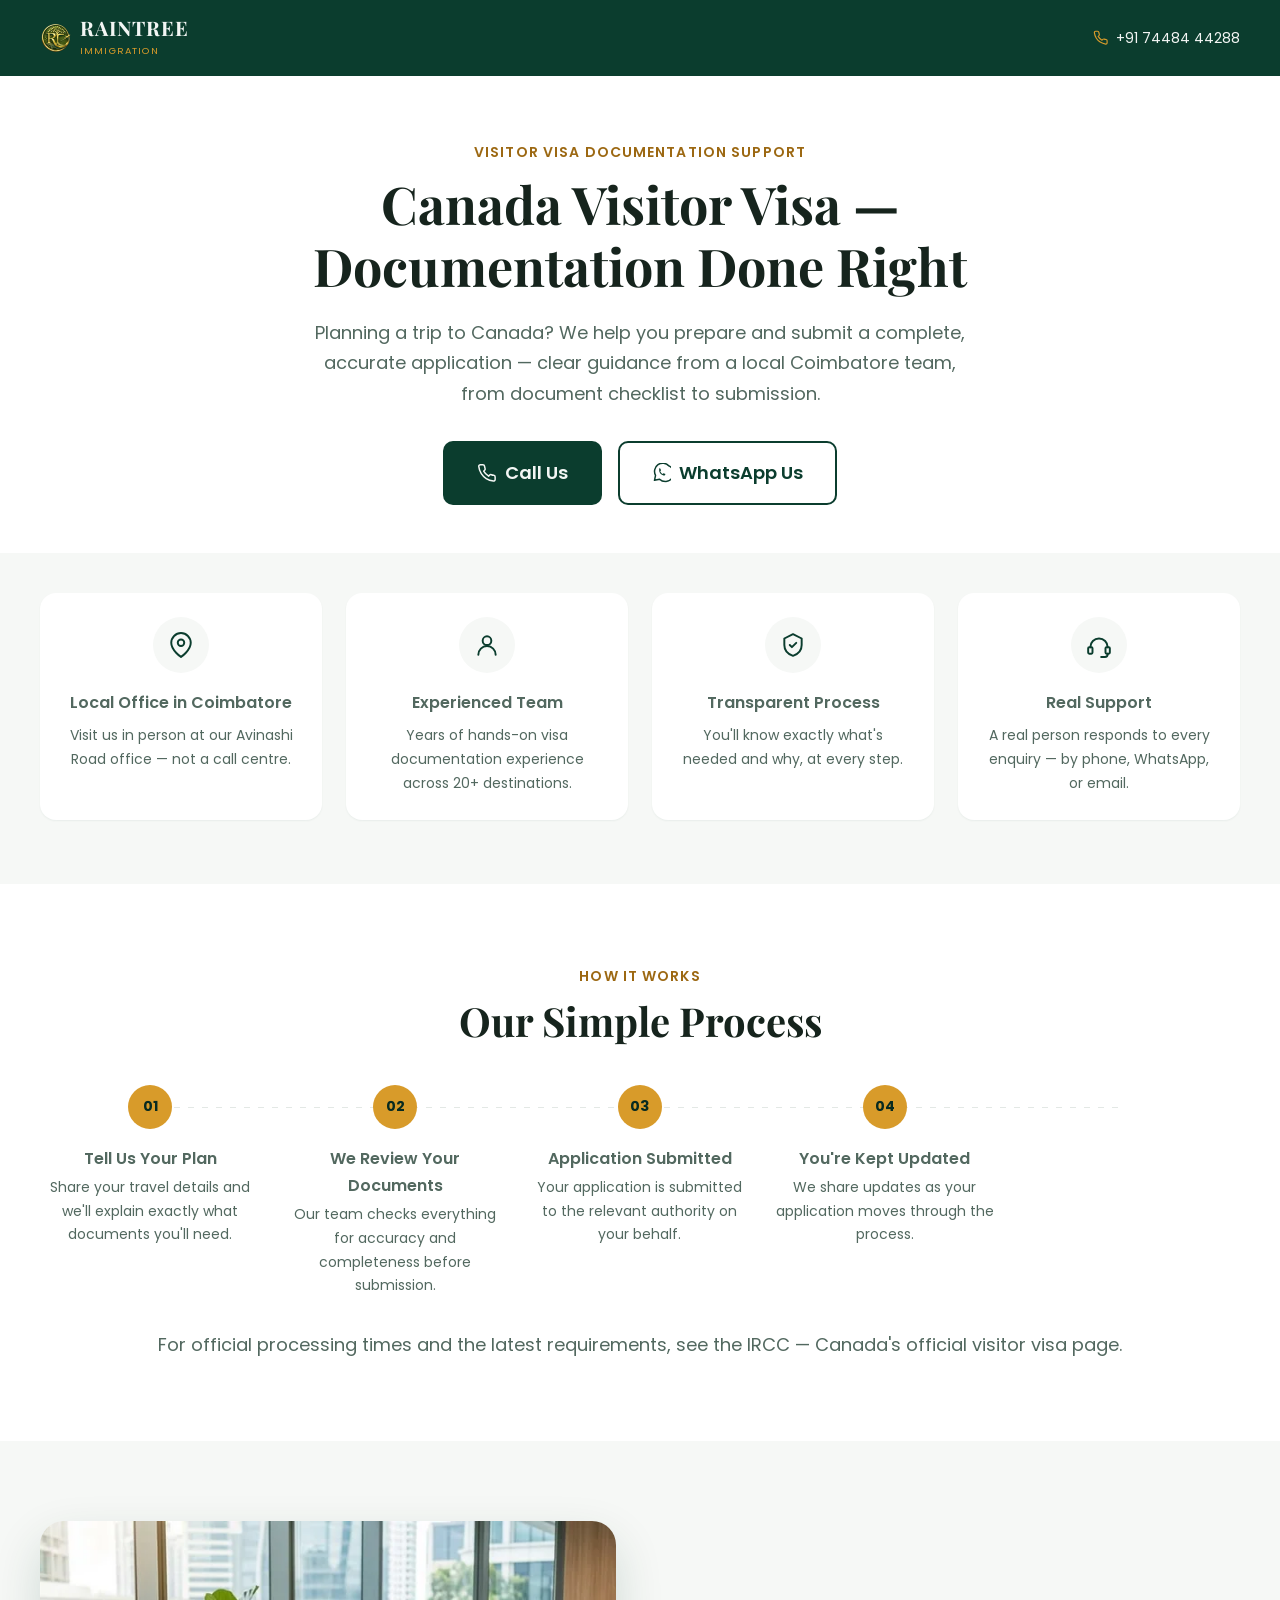
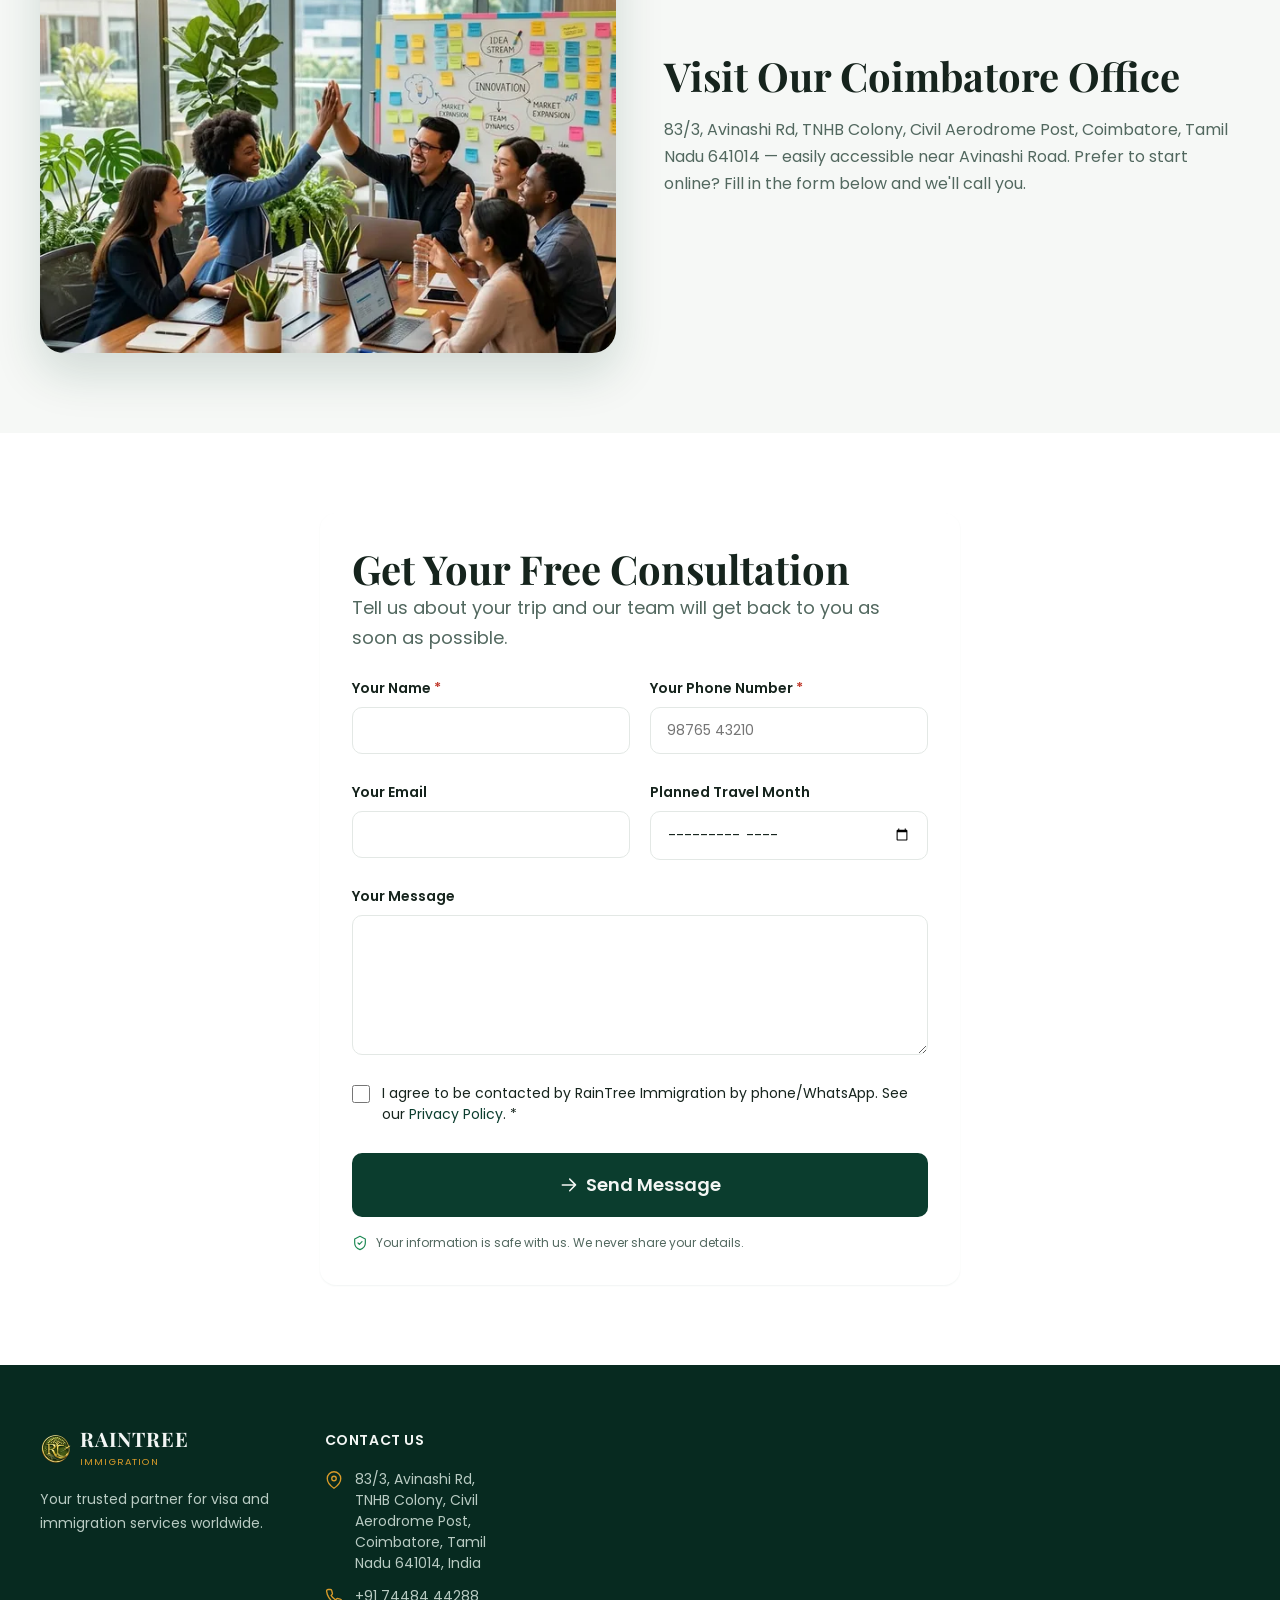
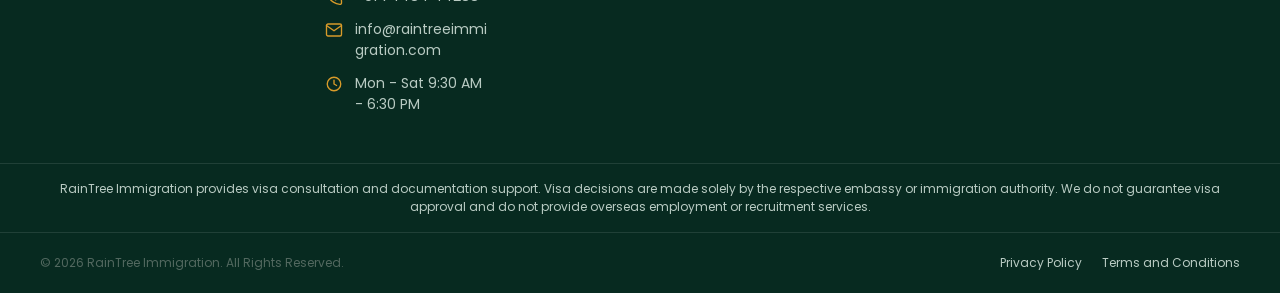
<file: lp/canada-visitor-visa/index.html>
<!DOCTYPE html>
<html lang="en">
<head>
  <!-- Google Tag Manager -->
  <script>(function(w,d,s,l,i){w[l]=w[l]||[];w[l].push({'gtm.start':
  new Date().getTime(),event:'gtm.js'});var f=d.getElementsByTagName(s)[0],
  j=d.createElement(s),dl=l!='dataLayer'?'&l='+l:'';j.async=true;j.src=
  'https://www.googletagmanager.com/gtm.js?id='+i+dl;f.parentNode.insertBefore(j,f);
  })(window,document,'script','dataLayer','GTM-TJFBRXGH');</script>
  <!-- End Google Tag Manager -->

  <meta charset="UTF-8" />
  <meta name="viewport" content="width=device-width, initial-scale=1.0" />

  <!-- Meta Pixel Code -->
  <script>
  !function(f,b,e,v,n,t,s)
  {if(f.fbq)return;n=f.fbq=function(){n.callMethod?
  n.callMethod.apply(n,arguments):n.queue.push(arguments)};
  if(!f._fbq)f._fbq=n;n.push=n;n.loaded=!0;n.version='2.0';
  n.queue=[];t=b.createElement(e);t.async=!0;
  t.src=v;s=b.getElementsByTagName(e)[0];
  s.parentNode.insertBefore(t,s)}(window, document,'script',
  'https://connect.facebook.net/en_US/fbevents.js');
  fbq('init', '1410484717248402');
  fbq('track', 'PageView');
  </script>
  <noscript><img height="1" width="1" style="display:none"
  src="https://www.facebook.com/tr?id=1410484717248402&ev=PageView&noscript=1"
  /></noscript>
  <!-- End Meta Pixel Code -->
  <!-- Meta Domain Verification -->
  <meta name="facebook-domain-verification" content="7po4wud5i5a473cfw3w0y4jpmnxrk3" />
  <!-- End Meta Domain Verification -->
  <title>Canada Visitor Visa Documentation Support | RainTree Immigration</title>
  <meta name="description" content="Documentation and application support for your Canada visitor visa. Local Coimbatore office, transparent process, free consultation." />
  <meta name="robots" content="noindex" />
  <meta name="theme-color" content="#0B3D2E" />
  <link rel="canonical" href="https://raintreeimmigration.com/lp/canada-visitor-visa/" />

  <!-- Social Meta -->
  <meta property="og:type" content="website" />
  <meta property="og:site_name" content="RainTree Immigration" />
  <meta property="og:title" content="Canada Visitor Visa Documentation Support | RainTree Immigration" />
  <meta property="og:description" content="Documentation and application support for your Canada visitor visa. Local Coimbatore office, transparent process, free consultation." />
  <meta property="og:url" content="https://raintreeimmigration.com/lp/canada-visitor-visa/" />
  <meta property="og:image" content="https://raintreeimmigration.com/assets/images/og/og-default.jpg" />
  <meta property="og:image:width" content="1200" />
  <meta property="og:image:height" content="630" />
  <meta property="og:image:alt" content="RainTree Immigration logo" />
  <meta property="og:locale" content="en_IN" />

  <meta name="twitter:card" content="summary_large_image" />
  <meta name="twitter:title" content="Canada Visitor Visa Documentation Support | RainTree Immigration" />
  <meta name="twitter:description" content="Documentation and application support for your Canada visitor visa. Local Coimbatore office, transparent process, free consultation." />
  <meta name="twitter:image" content="https://raintreeimmigration.com/assets/images/og/og-default.jpg" />
  <!-- End Social Meta -->

  <link rel="icon" type="image/png" sizes="32x32" href="../../assets/images/brand/favicon-32.png" />
  <link rel="icon" type="image/png" sizes="180x180" href="../../assets/images/brand/favicon-180.png" />
  <link rel="apple-touch-icon" href="../../assets/images/brand/apple-touch-icon.png" />

  <link rel="preconnect" href="https://fonts.googleapis.com" />
  <link rel="preconnect" href="https://fonts.gstatic.com" crossorigin />
  <link
    href="https://fonts.googleapis.com/css2?family=Playfair+Display:wght@700;800&family=Poppins:wght@400;500;600;700&display=swap"
    rel="stylesheet"
  />

  <link rel="stylesheet" href="../../src/css/main.css" />
  <link rel="stylesheet" href="../../src/css/pages/contact.css" />
</head>
<body>
  <!-- Google Tag Manager (noscript) -->
  <noscript><iframe src="https://www.googletagmanager.com/ns.html?id=GTM-TJFBRXGH"
  height="0" width="0" style="display:none;visibility:hidden"></iframe></noscript>
  <!-- End Google Tag Manager (noscript) -->

  <a class="skip-link" href="#main-content">Skip to main content</a>

  <header class="site-header">
    <div class="site-header__inner">
      <a class="site-logo" href="../../index.html">
        <picture>
          <source type="image/webp" srcset="../../assets/images/brand/logo-mark-64.webp 1x, ../../assets/images/brand/logo-mark-128.webp 2x" />
          <img
            class="site-logo__mark"
            src="../../assets/images/brand/logo-mark-64.png"
            srcset="../../assets/images/brand/logo-mark-64.png 1x, ../../assets/images/brand/logo-mark-128.png 2x"
            width="32"
            height="32"
            alt=""
          />
        </picture>
        <span>
          <span class="site-logo__name">RAINTREE</span>
          <span class="site-logo__tagline">IMMIGRATION</span>
        </span>
      </a>
      <div class="site-header__actions">
        <a class="site-header__phone" href="tel:+917448444288">
          <svg aria-hidden="true"><use href="../../assets/icons/sprite.svg#icon-phone"></use></svg>
          <span>+91 74484 44288</span>
        </a>
      </div>
    </div>
  </header>

  <main id="main-content">
    <section class="page-hero">
      <div class="container">
        <div class="page-hero__content">
          <p class="eyebrow">Visitor Visa Documentation Support</p>
          <h1 class="page-hero__title">Canada Visitor Visa — Documentation Done Right</h1>
          <p class="text-lead">
            Planning a trip to Canada? We help you prepare and submit a complete, accurate application —
            clear guidance from a local Coimbatore team, from document checklist to submission.
          </p>
          <div class="contact-hero__actions">
            <a class="btn btn--primary btn--lg" href="tel:+917448444288">
              <svg aria-hidden="true"><use href="../../assets/icons/sprite.svg#icon-phone"></use></svg>
              Call Us
            </a>
            <a class="btn btn--outline btn--lg" href="https://wa.me/917448444288">
              <svg aria-hidden="true"><use href="../../assets/icons/sprite.svg#icon-whatsapp"></use></svg>
              WhatsApp Us
            </a>
          </div>
        </div>
      </div>
    </section>

    <section class="section section--alt" style="padding-block: var(--space-10) var(--space-16);">
      <div class="container">
        <ul class="grid grid--4" role="list">
          <li class="card feature-card">
            <span class="feature-card__icon" aria-hidden="true"><svg><use href="../../assets/icons/sprite.svg#icon-map-pin"></use></svg></span>
            <p class="feature-card__title">Local Office in Coimbatore</p>
            <p class="feature-card__desc">Visit us in person at our Avinashi Road office — not a call centre.</p>
          </li>
          <li class="card feature-card">
            <span class="feature-card__icon" aria-hidden="true"><svg><use href="../../assets/icons/sprite.svg#icon-user"></use></svg></span>
            <p class="feature-card__title">Experienced Team</p>
            <p class="feature-card__desc">Years of hands-on visa documentation experience across 20+ destinations.</p>
          </li>
          <li class="card feature-card">
            <span class="feature-card__icon" aria-hidden="true"><svg><use href="../../assets/icons/sprite.svg#icon-shield-check"></use></svg></span>
            <p class="feature-card__title">Transparent Process</p>
            <p class="feature-card__desc">You'll know exactly what's needed and why, at every step.</p>
          </li>
          <li class="card feature-card">
            <span class="feature-card__icon" aria-hidden="true"><svg><use href="../../assets/icons/sprite.svg#icon-headset"></use></svg></span>
            <p class="feature-card__title">Real Support</p>
            <p class="feature-card__desc">A real person responds to every enquiry — by phone, WhatsApp, or email.</p>
          </li>
        </ul>
      </div>
    </section>

    <section class="section" aria-labelledby="how-it-works-heading">
      <div class="container">
        <div class="section-header section-header--center">
          <p class="eyebrow">How It Works</p>
          <h2 id="how-it-works-heading">Our Simple Process</h2>
        </div>
        <ol class="process-steps" role="list">
          <li class="process-step">
            <span class="process-step__number" aria-hidden="true">01</span>
            <p class="process-step__title">Tell Us Your Plan</p>
            <p class="process-step__desc">Share your travel details and we'll explain exactly what documents you'll need.</p>
          </li>
          <li class="process-step">
            <span class="process-step__number" aria-hidden="true">02</span>
            <p class="process-step__title">We Review Your Documents</p>
            <p class="process-step__desc">Our team checks everything for accuracy and completeness before submission.</p>
          </li>
          <li class="process-step">
            <span class="process-step__number" aria-hidden="true">03</span>
            <p class="process-step__title">Application Submitted</p>
            <p class="process-step__desc">Your application is submitted to the relevant authority on your behalf.</p>
          </li>
          <li class="process-step">
            <span class="process-step__number" aria-hidden="true">04</span>
            <p class="process-step__title">You're Kept Updated</p>
            <p class="process-step__desc">We share updates as your application moves through the process.</p>
          </li>
        </ol>
        <p class="text-lead" style="text-align: center; margin-top: var(--space-8);">
          For official processing times and the latest requirements, see the
          <a href="https://www.canada.ca/en/immigration-refugees-citizenship/services/visit-canada.html" target="_blank" rel="noopener noreferrer">IRCC — Canada's official visitor visa page</a>.
        </p>
      </div>
    </section>

    <section class="section section--alt" aria-labelledby="office-heading">
      <div class="container">
        <div class="detail-row">
          <div class="detail-row__media">
            <picture>
              <source type="image/webp" srcset="../../assets/images/team/about-team-640.webp 640w, ../../assets/images/team/about-team-960.webp 960w" sizes="(max-width: 1023px) 100vw, 40vw" />
              <img
                src="../../assets/images/team/about-team-640.jpg"
                srcset="../../assets/images/team/about-team-640.jpg 640w, ../../assets/images/team/about-team-960.jpg 960w"
                sizes="(max-width: 1023px) 100vw, 40vw"
                width="640"
                height="480"
                alt=""
                loading="lazy"
                decoding="async"
              />
            </picture>
          </div>
          <div>
            <h2 id="office-heading" class="detail-row__title">Visit Our Coimbatore Office</h2>
            <p class="detail-row__desc">
              83/3, Avinashi Rd, TNHB Colony, Civil Aerodrome Post, Coimbatore, Tamil Nadu 641014 — easily
              accessible near Avinashi Road. Prefer to start online? Fill in the form below and we'll call you.
            </p>
          </div>
        </div>
      </div>
    </section>

    <section class="section" aria-labelledby="form-heading">
      <div class="container">
        <div class="card contact-form-panel" style="max-width: 640px; margin-inline: auto;">
          <h2 id="form-heading">Get Your Free Consultation</h2>
          <p class="text-lead" style="margin-bottom: var(--space-6);">
            Tell us about your trip and our team will get back to you as soon as possible.
          </p>

          <form data-contact-form data-lp-slug="canada-visitor-visa" novalidate action="https://formspree.io/f/meeyqlrn" method="POST">
            <input type="hidden" name="_next" value="https://raintreeimmigration.com/thank-you.html" />
            <input type="hidden" name="landingPage" value="canada-visitor-visa" />
            <input type="hidden" name="utm_source" data-utm="utm_source" value="" />
            <input type="hidden" name="utm_campaign" data-utm="utm_campaign" value="" />
            <input type="hidden" name="utm_content" data-utm="utm_content" value="" />

            <p class="contact-form-error" data-form-error role="alert" hidden>
              <svg aria-hidden="true"><use href="../../assets/icons/sprite.svg#icon-shield-check"></use></svg>
              <span>Something went wrong sending your message. Please try again, or call us directly.</span>
            </p>

            <div class="form-row">
              <div class="form-field">
                <label class="form-field__label" for="name">Your Name <span class="required">*</span></label>
                <input type="text" id="name" name="name" autocomplete="name" required />
                <span class="form-field__error" id="name-error" role="alert"></span>
              </div>
              <div class="form-field">
                <label class="form-field__label" for="phone">Your Phone Number <span class="required">*</span></label>
                <input type="tel" id="phone" name="phone" autocomplete="tel" placeholder="98765 43210" required />
                <span class="form-field__error" id="phone-error" role="alert"></span>
              </div>
            </div>

            <div class="form-row">
              <div class="form-field">
                <label class="form-field__label" for="email">Your Email</label>
                <input type="email" id="email" name="email" autocomplete="email" />
                <span class="form-field__error" id="email-error" role="alert"></span>
              </div>
              <div class="form-field">
                <label class="form-field__label" for="travel-month">Planned Travel Month</label>
                <input type="month" id="travel-month" name="travelMonth" />
              </div>
            </div>

            <div class="form-field">
              <label class="form-field__label" for="message">Your Message</label>
              <textarea id="message" name="message"></textarea>
              <span class="form-field__error" id="message-error" role="alert"></span>
            </div>

            <div class="form-field form-field--checkbox">
              <label class="form-checkbox">
                <input type="checkbox" id="consent" name="consent" required />
                <span>
                  I agree to be contacted by RainTree Immigration by phone/WhatsApp.
                  See our <a href="../../privacy-policy.html">Privacy Policy</a>. <span class="required">*</span>
                </span>
              </label>
              <span class="form-field__error" id="consent-error" role="alert"></span>
            </div>

            <button type="submit" class="btn btn--primary btn--block btn--lg">
              <svg aria-hidden="true"><use href="../../assets/icons/sprite.svg#icon-arrow-right"></use></svg>
              Send Message
            </button>

            <p class="form-note" style="margin-top: var(--space-4);">
              <svg aria-hidden="true"><use href="../../assets/icons/sprite.svg#icon-shield-check"></use></svg>
              Your information is safe with us. We never share your details.
            </p>
          </form>
        </div>
      </div>
    </section>
  </main>

  <footer class="site-footer">
    <div class="site-footer__main">
      <div>
        <a class="site-logo" href="../../index.html">
          <picture>
            <source type="image/webp" srcset="../../assets/images/brand/logo-mark-64.webp 1x, ../../assets/images/brand/logo-mark-128.webp 2x" />
            <img
              class="site-logo__mark"
              src="../../assets/images/brand/logo-mark-64.png"
              srcset="../../assets/images/brand/logo-mark-64.png 1x, ../../assets/images/brand/logo-mark-128.png 2x"
              width="30"
              height="30"
              alt=""
            />
          </picture>
          <span>
            <span class="site-logo__name">RAINTREE</span>
            <span class="site-logo__tagline">IMMIGRATION</span>
          </span>
        </a>
        <p class="footer-brand__desc">Your trusted partner for visa and immigration services worldwide.</p>
      </div>

      <div>
        <p class="footer-col__title">Contact Us</p>
        <ul class="footer-col__list" role="list">
          <li class="footer-contact-item">
            <svg aria-hidden="true"><use href="../../assets/icons/sprite.svg#icon-map-pin"></use></svg>
            <span>83/3, Avinashi Rd, TNHB Colony, Civil Aerodrome Post, Coimbatore, Tamil Nadu 641014, India</span>
          </li>
          <li class="footer-contact-item">
            <svg aria-hidden="true"><use href="../../assets/icons/sprite.svg#icon-phone"></use></svg>
            <a href="tel:+917448444288">+91 74484 44288</a>
          </li>
          <li class="footer-contact-item">
            <svg aria-hidden="true"><use href="../../assets/icons/sprite.svg#icon-mail"></use></svg>
            <a href="mailto:info@raintreeimmigration.com">info@raintreeimmigration.com</a>
          </li>
          <li class="footer-contact-item">
            <svg aria-hidden="true"><use href="../../assets/icons/sprite.svg#icon-clock"></use></svg>
            <span data-office-hours>Mon - Sat 9:30 AM - 6:30 PM</span>
          </li>
        </ul>
      </div>
    </div>

    <div class="site-footer__disclaimer">
      <div class="site-footer__disclaimer-inner">
        RainTree Immigration provides visa consultation and documentation support. Visa decisions are made solely
        by the respective embassy or immigration authority. We do not guarantee visa approval and do not provide
        overseas employment or recruitment services.
      </div>
    </div>

    <div class="site-footer__bottom">
      <div class="site-footer__bottom-inner">
        <p>&copy; <span data-copyright-year>2026</span> RainTree Immigration. All Rights Reserved.</p>
        <div class="site-footer__legal">
          <a href="../../privacy-policy.html">Privacy Policy</a>
          <a href="../../terms-and-conditions.html">Terms and Conditions</a>
        </div>
      </div>
    </div>
  </footer>

  <script type="module" src="../../src/js/pages/landing-page.js" data-content-name="Canada Visitor Visa" data-content-category="visitor"></script>
</body>
</html>
</file>
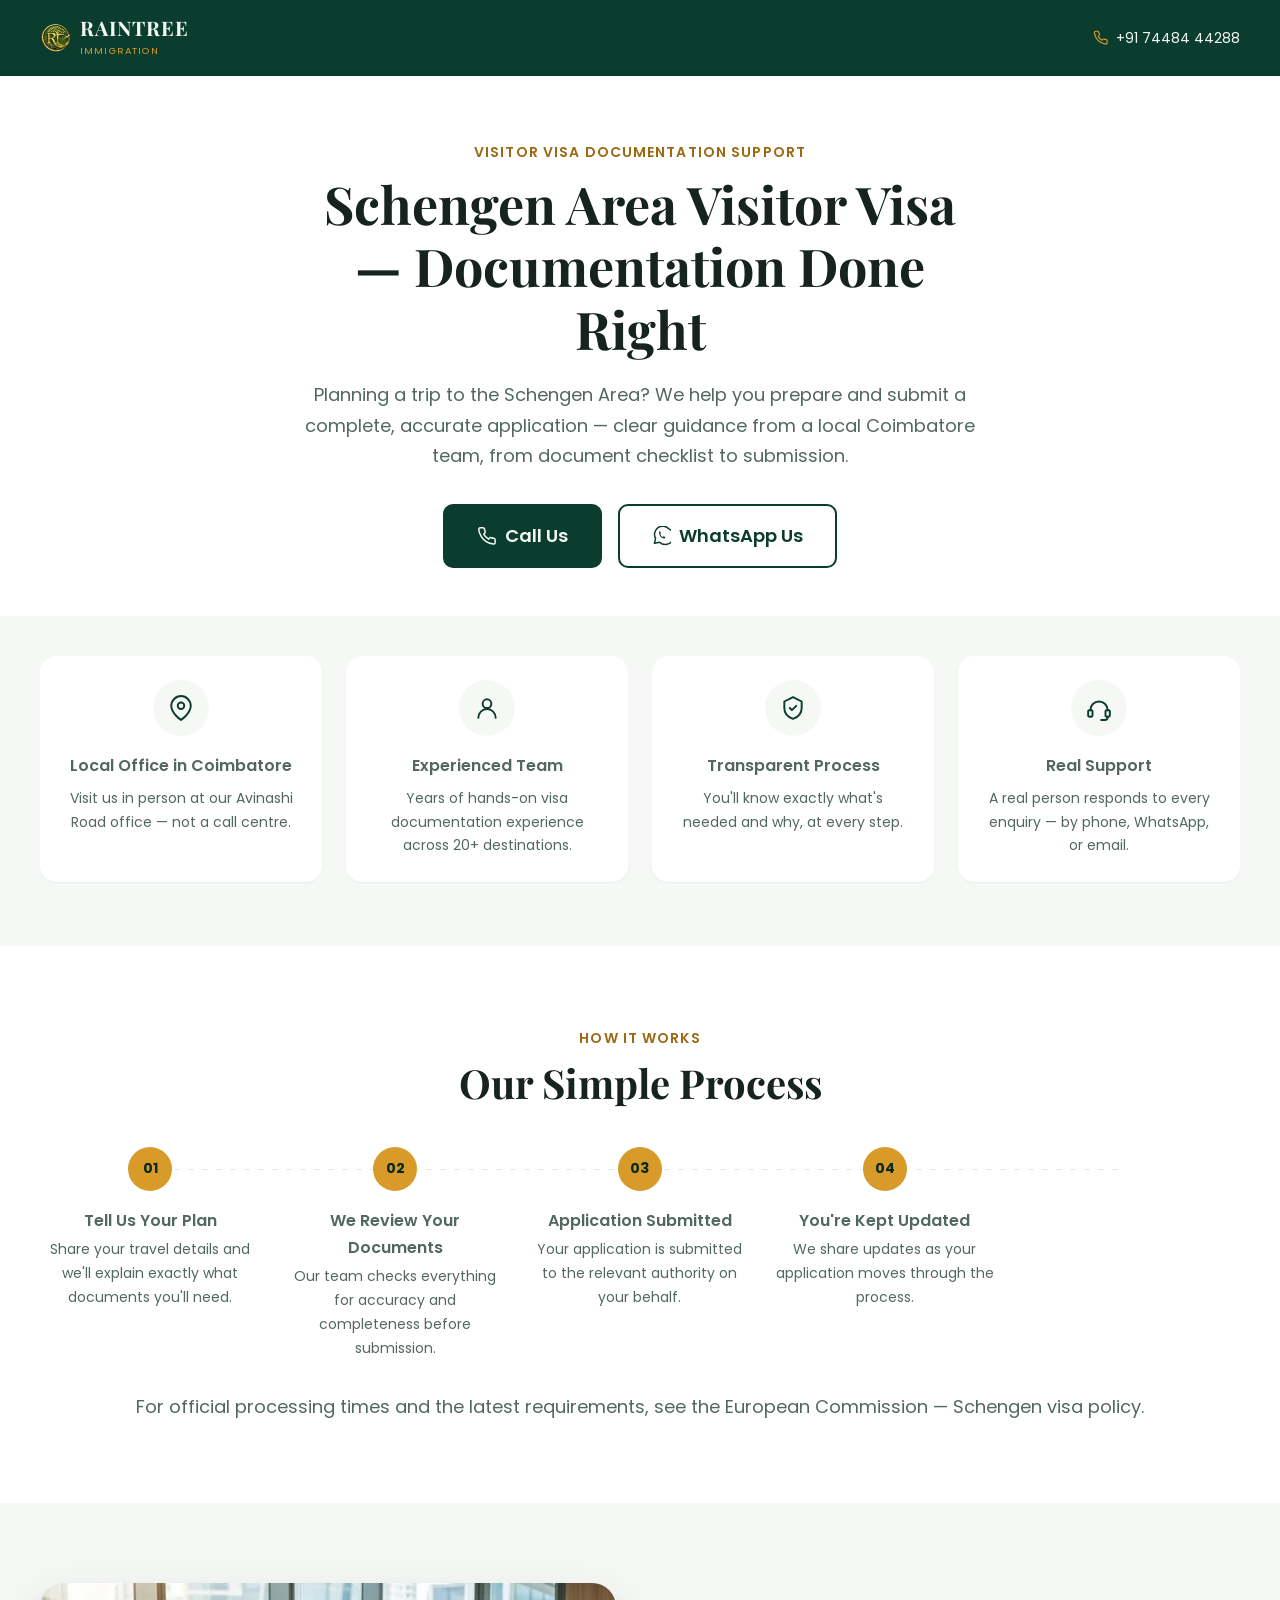
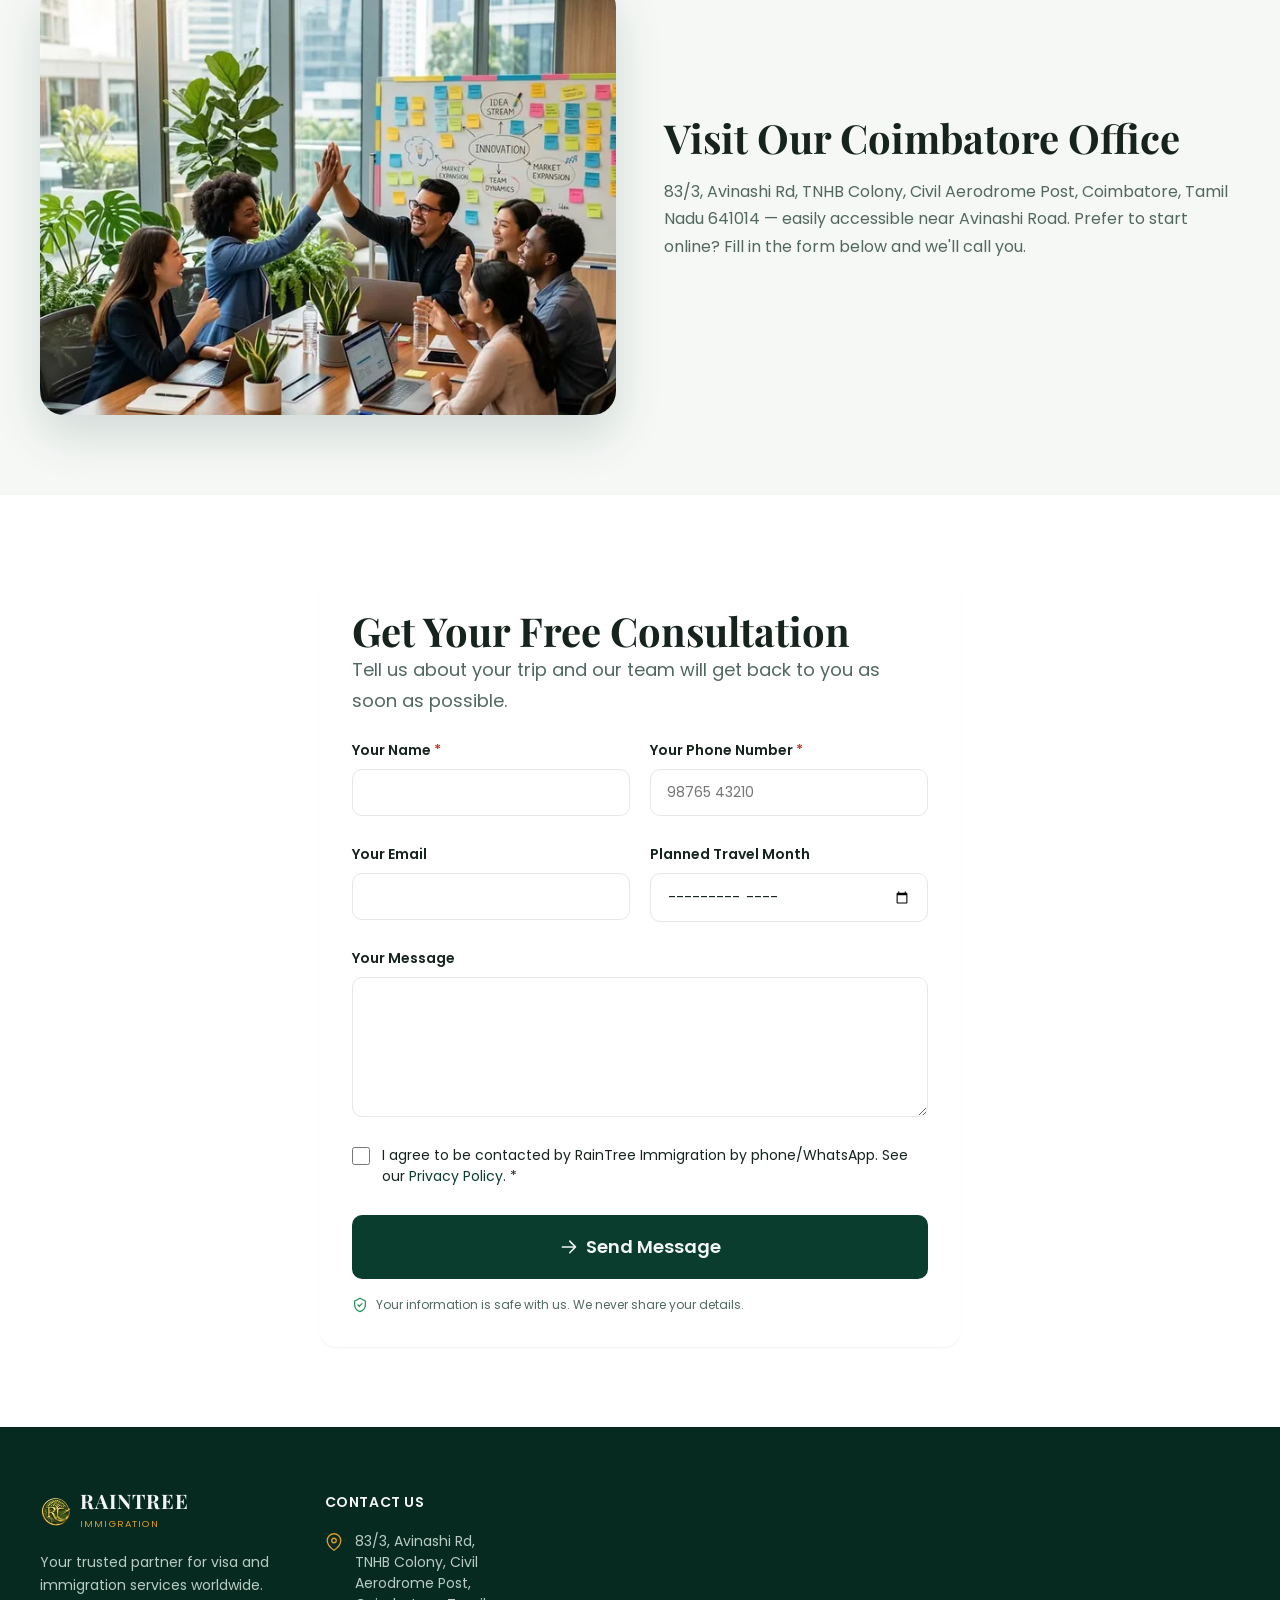
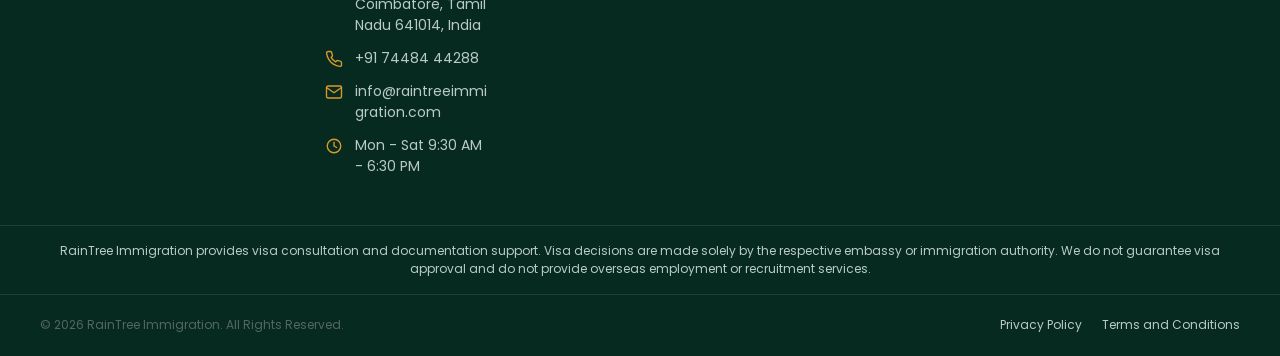
<file: lp/schengen-visa/index.html>
<!DOCTYPE html>
<html lang="en">
<head>
  <!-- Google Tag Manager -->
  <script>(function(w,d,s,l,i){w[l]=w[l]||[];w[l].push({'gtm.start':
  new Date().getTime(),event:'gtm.js'});var f=d.getElementsByTagName(s)[0],
  j=d.createElement(s),dl=l!='dataLayer'?'&l='+l:'';j.async=true;j.src=
  'https://www.googletagmanager.com/gtm.js?id='+i+dl;f.parentNode.insertBefore(j,f);
  })(window,document,'script','dataLayer','GTM-TJFBRXGH');</script>
  <!-- End Google Tag Manager -->

  <meta charset="UTF-8" />
  <meta name="viewport" content="width=device-width, initial-scale=1.0" />

  <!-- Meta Pixel Code -->
  <script>
  !function(f,b,e,v,n,t,s)
  {if(f.fbq)return;n=f.fbq=function(){n.callMethod?
  n.callMethod.apply(n,arguments):n.queue.push(arguments)};
  if(!f._fbq)f._fbq=n;n.push=n;n.loaded=!0;n.version='2.0';
  n.queue=[];t=b.createElement(e);t.async=!0;
  t.src=v;s=b.getElementsByTagName(e)[0];
  s.parentNode.insertBefore(t,s)}(window, document,'script',
  'https://connect.facebook.net/en_US/fbevents.js');
  fbq('init', '1410484717248402');
  fbq('track', 'PageView');
  </script>
  <noscript><img height="1" width="1" style="display:none"
  src="https://www.facebook.com/tr?id=1410484717248402&ev=PageView&noscript=1"
  /></noscript>
  <!-- End Meta Pixel Code -->
  <!-- Meta Domain Verification -->
  <meta name="facebook-domain-verification" content="7po4wud5i5a473cfw3w0y4jpmnxrk3" />
  <!-- End Meta Domain Verification -->
  <title>Schengen Area Visitor Visa Documentation Support | RainTree Immigration</title>
  <meta name="description" content="Documentation and application support for your Schengen Area visitor visa. Local Coimbatore office, transparent process, free consultation." />
  <meta name="robots" content="noindex" />
  <meta name="theme-color" content="#0B3D2E" />
  <link rel="canonical" href="https://raintreeimmigration.com/lp/schengen-visa/" />

  <!-- Social Meta -->
  <meta property="og:type" content="website" />
  <meta property="og:site_name" content="RainTree Immigration" />
  <meta property="og:title" content="Schengen Area Visitor Visa Documentation Support | RainTree Immigration" />
  <meta property="og:description" content="Documentation and application support for your Schengen Area visitor visa. Local Coimbatore office, transparent process, free consultation." />
  <meta property="og:url" content="https://raintreeimmigration.com/lp/schengen-visa/" />
  <meta property="og:image" content="https://raintreeimmigration.com/assets/images/og/og-default.jpg" />
  <meta property="og:image:width" content="1200" />
  <meta property="og:image:height" content="630" />
  <meta property="og:image:alt" content="RainTree Immigration logo" />
  <meta property="og:locale" content="en_IN" />

  <meta name="twitter:card" content="summary_large_image" />
  <meta name="twitter:title" content="Schengen Area Visitor Visa Documentation Support | RainTree Immigration" />
  <meta name="twitter:description" content="Documentation and application support for your Schengen Area visitor visa. Local Coimbatore office, transparent process, free consultation." />
  <meta name="twitter:image" content="https://raintreeimmigration.com/assets/images/og/og-default.jpg" />
  <!-- End Social Meta -->

  <link rel="icon" type="image/png" sizes="32x32" href="../../assets/images/brand/favicon-32.png" />
  <link rel="icon" type="image/png" sizes="180x180" href="../../assets/images/brand/favicon-180.png" />
  <link rel="apple-touch-icon" href="../../assets/images/brand/apple-touch-icon.png" />

  <link rel="preconnect" href="https://fonts.googleapis.com" />
  <link rel="preconnect" href="https://fonts.gstatic.com" crossorigin />
  <link
    href="https://fonts.googleapis.com/css2?family=Playfair+Display:wght@700;800&family=Poppins:wght@400;500;600;700&display=swap"
    rel="stylesheet"
  />

  <link rel="stylesheet" href="../../src/css/main.css" />
  <link rel="stylesheet" href="../../src/css/pages/contact.css" />
</head>
<body>
  <!-- Google Tag Manager (noscript) -->
  <noscript><iframe src="https://www.googletagmanager.com/ns.html?id=GTM-TJFBRXGH"
  height="0" width="0" style="display:none;visibility:hidden"></iframe></noscript>
  <!-- End Google Tag Manager (noscript) -->

  <a class="skip-link" href="#main-content">Skip to main content</a>

  <header class="site-header">
    <div class="site-header__inner">
      <a class="site-logo" href="../../index.html">
        <picture>
          <source type="image/webp" srcset="../../assets/images/brand/logo-mark-64.webp 1x, ../../assets/images/brand/logo-mark-128.webp 2x" />
          <img
            class="site-logo__mark"
            src="../../assets/images/brand/logo-mark-64.png"
            srcset="../../assets/images/brand/logo-mark-64.png 1x, ../../assets/images/brand/logo-mark-128.png 2x"
            width="32"
            height="32"
            alt=""
          />
        </picture>
        <span>
          <span class="site-logo__name">RAINTREE</span>
          <span class="site-logo__tagline">IMMIGRATION</span>
        </span>
      </a>
      <div class="site-header__actions">
        <a class="site-header__phone" href="tel:+917448444288">
          <svg aria-hidden="true"><use href="../../assets/icons/sprite.svg#icon-phone"></use></svg>
          <span>+91 74484 44288</span>
        </a>
      </div>
    </div>
  </header>

  <main id="main-content">
    <section class="page-hero">
      <div class="container">
        <div class="page-hero__content">
          <p class="eyebrow">Visitor Visa Documentation Support</p>
          <h1 class="page-hero__title">Schengen Area Visitor Visa — Documentation Done Right</h1>
          <p class="text-lead">
            Planning a trip to the Schengen Area? We help you prepare and submit a complete, accurate application —
            clear guidance from a local Coimbatore team, from document checklist to submission.
          </p>
          <div class="contact-hero__actions">
            <a class="btn btn--primary btn--lg" href="tel:+917448444288">
              <svg aria-hidden="true"><use href="../../assets/icons/sprite.svg#icon-phone"></use></svg>
              Call Us
            </a>
            <a class="btn btn--outline btn--lg" href="https://wa.me/917448444288">
              <svg aria-hidden="true"><use href="../../assets/icons/sprite.svg#icon-whatsapp"></use></svg>
              WhatsApp Us
            </a>
          </div>
        </div>
      </div>
    </section>

    <section class="section section--alt" style="padding-block: var(--space-10) var(--space-16);">
      <div class="container">
        <ul class="grid grid--4" role="list">
          <li class="card feature-card">
            <span class="feature-card__icon" aria-hidden="true"><svg><use href="../../assets/icons/sprite.svg#icon-map-pin"></use></svg></span>
            <p class="feature-card__title">Local Office in Coimbatore</p>
            <p class="feature-card__desc">Visit us in person at our Avinashi Road office — not a call centre.</p>
          </li>
          <li class="card feature-card">
            <span class="feature-card__icon" aria-hidden="true"><svg><use href="../../assets/icons/sprite.svg#icon-user"></use></svg></span>
            <p class="feature-card__title">Experienced Team</p>
            <p class="feature-card__desc">Years of hands-on visa documentation experience across 20+ destinations.</p>
          </li>
          <li class="card feature-card">
            <span class="feature-card__icon" aria-hidden="true"><svg><use href="../../assets/icons/sprite.svg#icon-shield-check"></use></svg></span>
            <p class="feature-card__title">Transparent Process</p>
            <p class="feature-card__desc">You'll know exactly what's needed and why, at every step.</p>
          </li>
          <li class="card feature-card">
            <span class="feature-card__icon" aria-hidden="true"><svg><use href="../../assets/icons/sprite.svg#icon-headset"></use></svg></span>
            <p class="feature-card__title">Real Support</p>
            <p class="feature-card__desc">A real person responds to every enquiry — by phone, WhatsApp, or email.</p>
          </li>
        </ul>
      </div>
    </section>

    <section class="section" aria-labelledby="how-it-works-heading">
      <div class="container">
        <div class="section-header section-header--center">
          <p class="eyebrow">How It Works</p>
          <h2 id="how-it-works-heading">Our Simple Process</h2>
        </div>
        <ol class="process-steps" role="list">
          <li class="process-step">
            <span class="process-step__number" aria-hidden="true">01</span>
            <p class="process-step__title">Tell Us Your Plan</p>
            <p class="process-step__desc">Share your travel details and we'll explain exactly what documents you'll need.</p>
          </li>
          <li class="process-step">
            <span class="process-step__number" aria-hidden="true">02</span>
            <p class="process-step__title">We Review Your Documents</p>
            <p class="process-step__desc">Our team checks everything for accuracy and completeness before submission.</p>
          </li>
          <li class="process-step">
            <span class="process-step__number" aria-hidden="true">03</span>
            <p class="process-step__title">Application Submitted</p>
            <p class="process-step__desc">Your application is submitted to the relevant authority on your behalf.</p>
          </li>
          <li class="process-step">
            <span class="process-step__number" aria-hidden="true">04</span>
            <p class="process-step__title">You're Kept Updated</p>
            <p class="process-step__desc">We share updates as your application moves through the process.</p>
          </li>
        </ol>
        <p class="text-lead" style="text-align: center; margin-top: var(--space-8);">
          For official processing times and the latest requirements, see the
          <a href="https://home-affairs.ec.europa.eu/policies/schengen-borders-and-visa/visa-policy_en" target="_blank" rel="noopener noreferrer">European Commission — Schengen visa policy</a>.
        </p>
      </div>
    </section>

    <section class="section section--alt" aria-labelledby="office-heading">
      <div class="container">
        <div class="detail-row">
          <div class="detail-row__media">
            <picture>
              <source type="image/webp" srcset="../../assets/images/team/about-team-640.webp 640w, ../../assets/images/team/about-team-960.webp 960w" sizes="(max-width: 1023px) 100vw, 40vw" />
              <img
                src="../../assets/images/team/about-team-640.jpg"
                srcset="../../assets/images/team/about-team-640.jpg 640w, ../../assets/images/team/about-team-960.jpg 960w"
                sizes="(max-width: 1023px) 100vw, 40vw"
                width="640"
                height="480"
                alt=""
                loading="lazy"
                decoding="async"
              />
            </picture>
          </div>
          <div>
            <h2 id="office-heading" class="detail-row__title">Visit Our Coimbatore Office</h2>
            <p class="detail-row__desc">
              83/3, Avinashi Rd, TNHB Colony, Civil Aerodrome Post, Coimbatore, Tamil Nadu 641014 — easily
              accessible near Avinashi Road. Prefer to start online? Fill in the form below and we'll call you.
            </p>
          </div>
        </div>
      </div>
    </section>

    <section class="section" aria-labelledby="form-heading">
      <div class="container">
        <div class="card contact-form-panel" style="max-width: 640px; margin-inline: auto;">
          <h2 id="form-heading">Get Your Free Consultation</h2>
          <p class="text-lead" style="margin-bottom: var(--space-6);">
            Tell us about your trip and our team will get back to you as soon as possible.
          </p>

          <form data-contact-form data-lp-slug="schengen-visa" novalidate action="https://formspree.io/f/meeyqlrn" method="POST">
            <input type="hidden" name="_next" value="https://raintreeimmigration.com/thank-you.html" />
            <input type="hidden" name="landingPage" value="schengen-visa" />
            <input type="hidden" name="utm_source" data-utm="utm_source" value="" />
            <input type="hidden" name="utm_campaign" data-utm="utm_campaign" value="" />
            <input type="hidden" name="utm_content" data-utm="utm_content" value="" />

            <p class="contact-form-error" data-form-error role="alert" hidden>
              <svg aria-hidden="true"><use href="../../assets/icons/sprite.svg#icon-shield-check"></use></svg>
              <span>Something went wrong sending your message. Please try again, or call us directly.</span>
            </p>

            <div class="form-row">
              <div class="form-field">
                <label class="form-field__label" for="name">Your Name <span class="required">*</span></label>
                <input type="text" id="name" name="name" autocomplete="name" required />
                <span class="form-field__error" id="name-error" role="alert"></span>
              </div>
              <div class="form-field">
                <label class="form-field__label" for="phone">Your Phone Number <span class="required">*</span></label>
                <input type="tel" id="phone" name="phone" autocomplete="tel" placeholder="98765 43210" required />
                <span class="form-field__error" id="phone-error" role="alert"></span>
              </div>
            </div>

            <div class="form-row">
              <div class="form-field">
                <label class="form-field__label" for="email">Your Email</label>
                <input type="email" id="email" name="email" autocomplete="email" />
                <span class="form-field__error" id="email-error" role="alert"></span>
              </div>
              <div class="form-field">
                <label class="form-field__label" for="travel-month">Planned Travel Month</label>
                <input type="month" id="travel-month" name="travelMonth" />
              </div>
            </div>

            <div class="form-field">
              <label class="form-field__label" for="message">Your Message</label>
              <textarea id="message" name="message"></textarea>
              <span class="form-field__error" id="message-error" role="alert"></span>
            </div>

            <div class="form-field form-field--checkbox">
              <label class="form-checkbox">
                <input type="checkbox" id="consent" name="consent" required />
                <span>
                  I agree to be contacted by RainTree Immigration by phone/WhatsApp.
                  See our <a href="../../privacy-policy.html">Privacy Policy</a>. <span class="required">*</span>
                </span>
              </label>
              <span class="form-field__error" id="consent-error" role="alert"></span>
            </div>

            <button type="submit" class="btn btn--primary btn--block btn--lg">
              <svg aria-hidden="true"><use href="../../assets/icons/sprite.svg#icon-arrow-right"></use></svg>
              Send Message
            </button>

            <p class="form-note" style="margin-top: var(--space-4);">
              <svg aria-hidden="true"><use href="../../assets/icons/sprite.svg#icon-shield-check"></use></svg>
              Your information is safe with us. We never share your details.
            </p>
          </form>
        </div>
      </div>
    </section>
  </main>

  <footer class="site-footer">
    <div class="site-footer__main">
      <div>
        <a class="site-logo" href="../../index.html">
          <picture>
            <source type="image/webp" srcset="../../assets/images/brand/logo-mark-64.webp 1x, ../../assets/images/brand/logo-mark-128.webp 2x" />
            <img
              class="site-logo__mark"
              src="../../assets/images/brand/logo-mark-64.png"
              srcset="../../assets/images/brand/logo-mark-64.png 1x, ../../assets/images/brand/logo-mark-128.png 2x"
              width="30"
              height="30"
              alt=""
            />
          </picture>
          <span>
            <span class="site-logo__name">RAINTREE</span>
            <span class="site-logo__tagline">IMMIGRATION</span>
          </span>
        </a>
        <p class="footer-brand__desc">Your trusted partner for visa and immigration services worldwide.</p>
      </div>

      <div>
        <p class="footer-col__title">Contact Us</p>
        <ul class="footer-col__list" role="list">
          <li class="footer-contact-item">
            <svg aria-hidden="true"><use href="../../assets/icons/sprite.svg#icon-map-pin"></use></svg>
            <span>83/3, Avinashi Rd, TNHB Colony, Civil Aerodrome Post, Coimbatore, Tamil Nadu 641014, India</span>
          </li>
          <li class="footer-contact-item">
            <svg aria-hidden="true"><use href="../../assets/icons/sprite.svg#icon-phone"></use></svg>
            <a href="tel:+917448444288">+91 74484 44288</a>
          </li>
          <li class="footer-contact-item">
            <svg aria-hidden="true"><use href="../../assets/icons/sprite.svg#icon-mail"></use></svg>
            <a href="mailto:info@raintreeimmigration.com">info@raintreeimmigration.com</a>
          </li>
          <li class="footer-contact-item">
            <svg aria-hidden="true"><use href="../../assets/icons/sprite.svg#icon-clock"></use></svg>
            <span data-office-hours>Mon - Sat 9:30 AM - 6:30 PM</span>
          </li>
        </ul>
      </div>
    </div>

    <div class="site-footer__disclaimer">
      <div class="site-footer__disclaimer-inner">
        RainTree Immigration provides visa consultation and documentation support. Visa decisions are made solely
        by the respective embassy or immigration authority. We do not guarantee visa approval and do not provide
        overseas employment or recruitment services.
      </div>
    </div>

    <div class="site-footer__bottom">
      <div class="site-footer__bottom-inner">
        <p>&copy; <span data-copyright-year>2026</span> RainTree Immigration. All Rights Reserved.</p>
        <div class="site-footer__legal">
          <a href="../../privacy-policy.html">Privacy Policy</a>
          <a href="../../terms-and-conditions.html">Terms and Conditions</a>
        </div>
      </div>
    </div>
  </footer>

  <script type="module" src="../../src/js/pages/landing-page.js" data-content-name="Schengen Area Visitor Visa" data-content-category="visitor"></script>
</body>
</html>
</file>
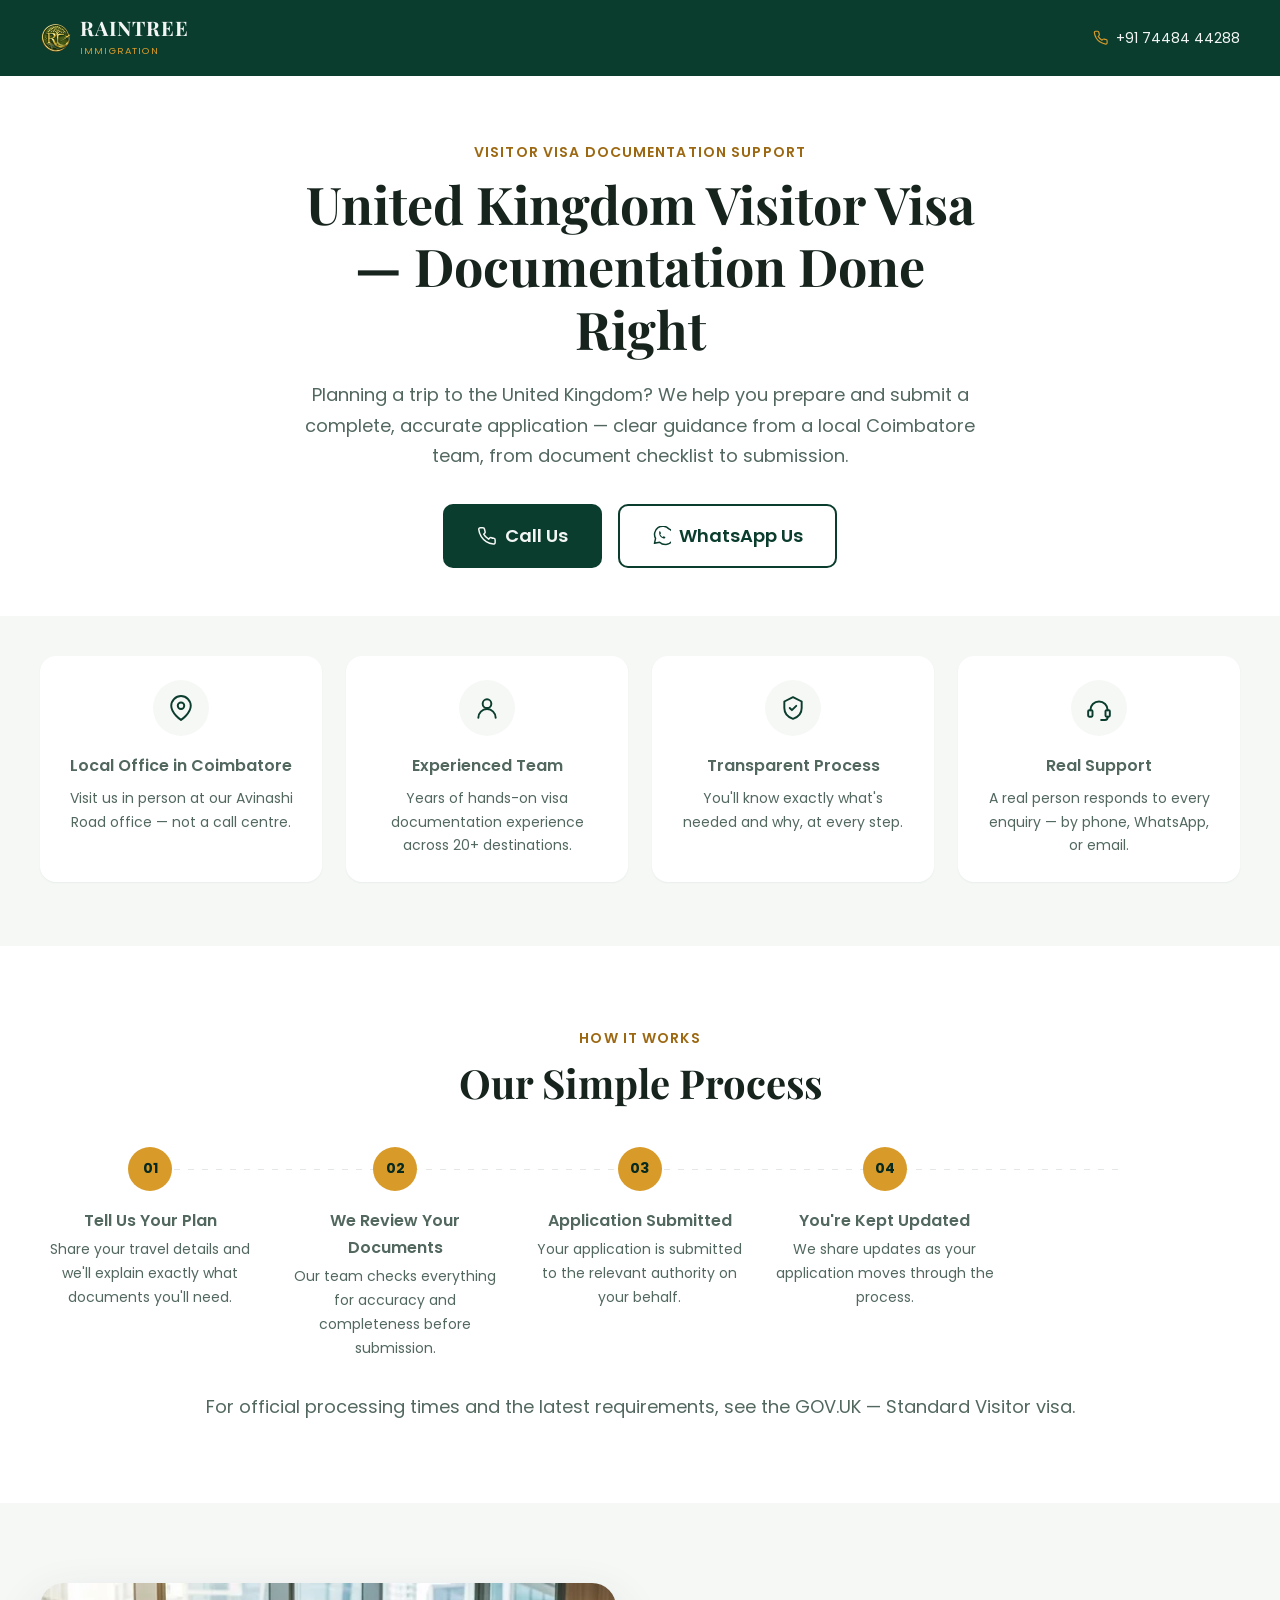
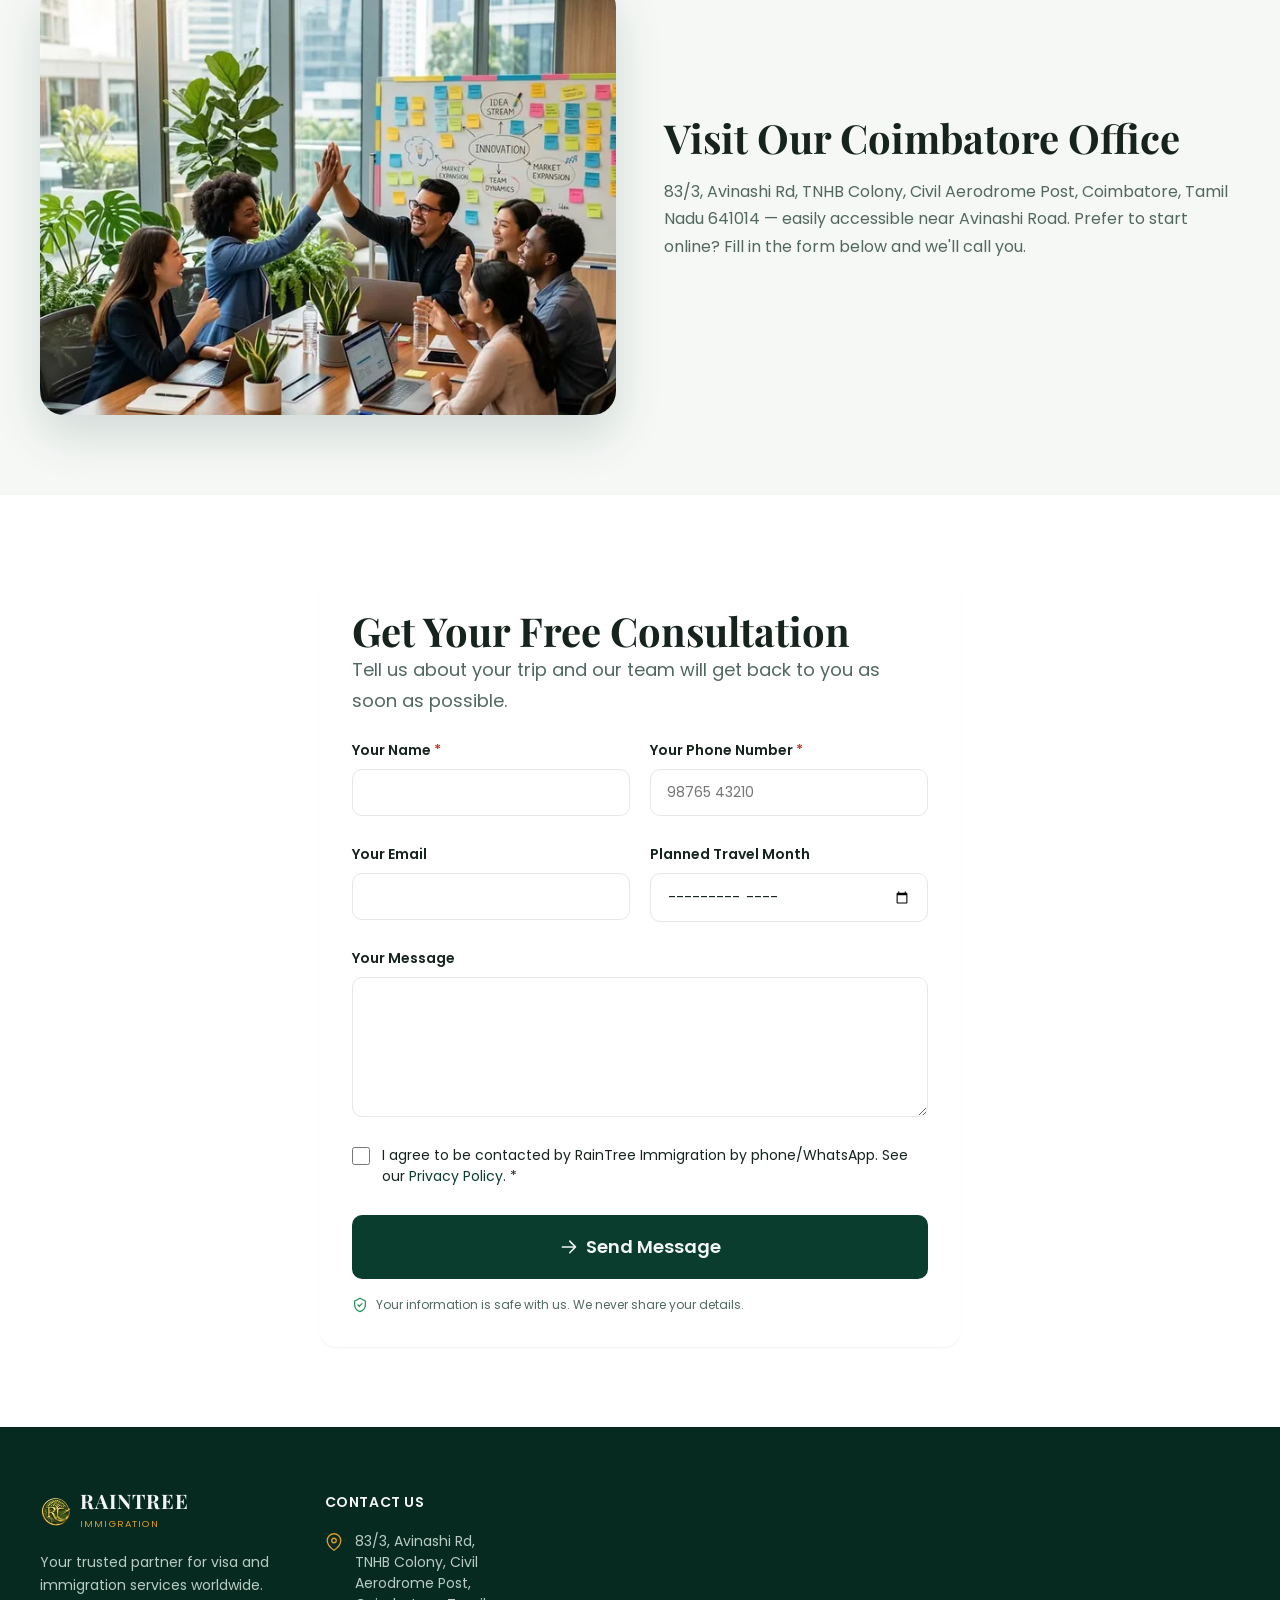
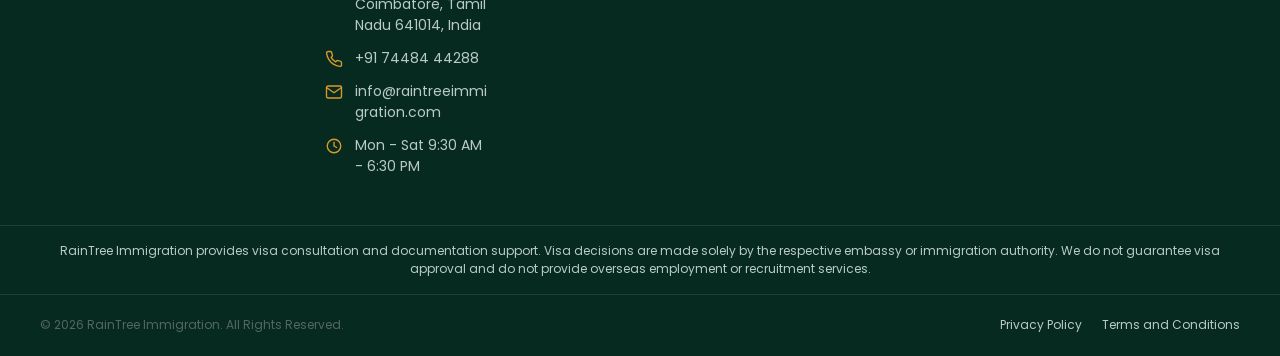
<file: lp/uk-visitor-visa/index.html>
<!DOCTYPE html>
<html lang="en">
<head>
  <!-- Google Tag Manager -->
  <script>(function(w,d,s,l,i){w[l]=w[l]||[];w[l].push({'gtm.start':
  new Date().getTime(),event:'gtm.js'});var f=d.getElementsByTagName(s)[0],
  j=d.createElement(s),dl=l!='dataLayer'?'&l='+l:'';j.async=true;j.src=
  'https://www.googletagmanager.com/gtm.js?id='+i+dl;f.parentNode.insertBefore(j,f);
  })(window,document,'script','dataLayer','GTM-TJFBRXGH');</script>
  <!-- End Google Tag Manager -->

  <meta charset="UTF-8" />
  <meta name="viewport" content="width=device-width, initial-scale=1.0" />

  <!-- Meta Pixel Code -->
  <script>
  !function(f,b,e,v,n,t,s)
  {if(f.fbq)return;n=f.fbq=function(){n.callMethod?
  n.callMethod.apply(n,arguments):n.queue.push(arguments)};
  if(!f._fbq)f._fbq=n;n.push=n;n.loaded=!0;n.version='2.0';
  n.queue=[];t=b.createElement(e);t.async=!0;
  t.src=v;s=b.getElementsByTagName(e)[0];
  s.parentNode.insertBefore(t,s)}(window, document,'script',
  'https://connect.facebook.net/en_US/fbevents.js');
  fbq('init', '1410484717248402');
  fbq('track', 'PageView');
  </script>
  <noscript><img height="1" width="1" style="display:none"
  src="https://www.facebook.com/tr?id=1410484717248402&ev=PageView&noscript=1"
  /></noscript>
  <!-- End Meta Pixel Code -->
  <!-- Meta Domain Verification -->
  <meta name="facebook-domain-verification" content="7po4wud5i5a473cfw3w0y4jpmnxrk3" />
  <!-- End Meta Domain Verification -->
  <title>United Kingdom Visitor Visa Documentation Support | RainTree Immigration</title>
  <meta name="description" content="Documentation and application support for your United Kingdom visitor visa. Local Coimbatore office, transparent process, free consultation." />
  <meta name="robots" content="noindex" />
  <meta name="theme-color" content="#0B3D2E" />
  <link rel="canonical" href="https://raintreeimmigration.com/lp/uk-visitor-visa/" />

  <!-- Social Meta -->
  <meta property="og:type" content="website" />
  <meta property="og:site_name" content="RainTree Immigration" />
  <meta property="og:title" content="United Kingdom Visitor Visa Documentation Support | RainTree Immigration" />
  <meta property="og:description" content="Documentation and application support for your United Kingdom visitor visa. Local Coimbatore office, transparent process, free consultation." />
  <meta property="og:url" content="https://raintreeimmigration.com/lp/uk-visitor-visa/" />
  <meta property="og:image" content="https://raintreeimmigration.com/assets/images/og/og-default.jpg" />
  <meta property="og:image:width" content="1200" />
  <meta property="og:image:height" content="630" />
  <meta property="og:image:alt" content="RainTree Immigration logo" />
  <meta property="og:locale" content="en_IN" />

  <meta name="twitter:card" content="summary_large_image" />
  <meta name="twitter:title" content="United Kingdom Visitor Visa Documentation Support | RainTree Immigration" />
  <meta name="twitter:description" content="Documentation and application support for your United Kingdom visitor visa. Local Coimbatore office, transparent process, free consultation." />
  <meta name="twitter:image" content="https://raintreeimmigration.com/assets/images/og/og-default.jpg" />
  <!-- End Social Meta -->

  <link rel="icon" type="image/png" sizes="32x32" href="../../assets/images/brand/favicon-32.png" />
  <link rel="icon" type="image/png" sizes="180x180" href="../../assets/images/brand/favicon-180.png" />
  <link rel="apple-touch-icon" href="../../assets/images/brand/apple-touch-icon.png" />

  <link rel="preconnect" href="https://fonts.googleapis.com" />
  <link rel="preconnect" href="https://fonts.gstatic.com" crossorigin />
  <link
    href="https://fonts.googleapis.com/css2?family=Playfair+Display:wght@700;800&family=Poppins:wght@400;500;600;700&display=swap"
    rel="stylesheet"
  />

  <link rel="stylesheet" href="../../src/css/main.css" />
  <link rel="stylesheet" href="../../src/css/pages/contact.css" />
</head>
<body>
  <!-- Google Tag Manager (noscript) -->
  <noscript><iframe src="https://www.googletagmanager.com/ns.html?id=GTM-TJFBRXGH"
  height="0" width="0" style="display:none;visibility:hidden"></iframe></noscript>
  <!-- End Google Tag Manager (noscript) -->

  <a class="skip-link" href="#main-content">Skip to main content</a>

  <header class="site-header">
    <div class="site-header__inner">
      <a class="site-logo" href="../../index.html">
        <picture>
          <source type="image/webp" srcset="../../assets/images/brand/logo-mark-64.webp 1x, ../../assets/images/brand/logo-mark-128.webp 2x" />
          <img
            class="site-logo__mark"
            src="../../assets/images/brand/logo-mark-64.png"
            srcset="../../assets/images/brand/logo-mark-64.png 1x, ../../assets/images/brand/logo-mark-128.png 2x"
            width="32"
            height="32"
            alt=""
          />
        </picture>
        <span>
          <span class="site-logo__name">RAINTREE</span>
          <span class="site-logo__tagline">IMMIGRATION</span>
        </span>
      </a>
      <div class="site-header__actions">
        <a class="site-header__phone" href="tel:+917448444288">
          <svg aria-hidden="true"><use href="../../assets/icons/sprite.svg#icon-phone"></use></svg>
          <span>+91 74484 44288</span>
        </a>
      </div>
    </div>
  </header>

  <main id="main-content">
    <section class="page-hero">
      <div class="container">
        <div class="page-hero__content">
          <p class="eyebrow">Visitor Visa Documentation Support</p>
          <h1 class="page-hero__title">United Kingdom Visitor Visa — Documentation Done Right</h1>
          <p class="text-lead">
            Planning a trip to the United Kingdom? We help you prepare and submit a complete, accurate application —
            clear guidance from a local Coimbatore team, from document checklist to submission.
          </p>
          <div class="contact-hero__actions">
            <a class="btn btn--primary btn--lg" href="tel:+917448444288">
              <svg aria-hidden="true"><use href="../../assets/icons/sprite.svg#icon-phone"></use></svg>
              Call Us
            </a>
            <a class="btn btn--outline btn--lg" href="https://wa.me/917448444288">
              <svg aria-hidden="true"><use href="../../assets/icons/sprite.svg#icon-whatsapp"></use></svg>
              WhatsApp Us
            </a>
          </div>
        </div>
      </div>
    </section>

    <section class="section section--alt" style="padding-block: var(--space-10) var(--space-16);">
      <div class="container">
        <ul class="grid grid--4" role="list">
          <li class="card feature-card">
            <span class="feature-card__icon" aria-hidden="true"><svg><use href="../../assets/icons/sprite.svg#icon-map-pin"></use></svg></span>
            <p class="feature-card__title">Local Office in Coimbatore</p>
            <p class="feature-card__desc">Visit us in person at our Avinashi Road office — not a call centre.</p>
          </li>
          <li class="card feature-card">
            <span class="feature-card__icon" aria-hidden="true"><svg><use href="../../assets/icons/sprite.svg#icon-user"></use></svg></span>
            <p class="feature-card__title">Experienced Team</p>
            <p class="feature-card__desc">Years of hands-on visa documentation experience across 20+ destinations.</p>
          </li>
          <li class="card feature-card">
            <span class="feature-card__icon" aria-hidden="true"><svg><use href="../../assets/icons/sprite.svg#icon-shield-check"></use></svg></span>
            <p class="feature-card__title">Transparent Process</p>
            <p class="feature-card__desc">You'll know exactly what's needed and why, at every step.</p>
          </li>
          <li class="card feature-card">
            <span class="feature-card__icon" aria-hidden="true"><svg><use href="../../assets/icons/sprite.svg#icon-headset"></use></svg></span>
            <p class="feature-card__title">Real Support</p>
            <p class="feature-card__desc">A real person responds to every enquiry — by phone, WhatsApp, or email.</p>
          </li>
        </ul>
      </div>
    </section>

    <section class="section" aria-labelledby="how-it-works-heading">
      <div class="container">
        <div class="section-header section-header--center">
          <p class="eyebrow">How It Works</p>
          <h2 id="how-it-works-heading">Our Simple Process</h2>
        </div>
        <ol class="process-steps" role="list">
          <li class="process-step">
            <span class="process-step__number" aria-hidden="true">01</span>
            <p class="process-step__title">Tell Us Your Plan</p>
            <p class="process-step__desc">Share your travel details and we'll explain exactly what documents you'll need.</p>
          </li>
          <li class="process-step">
            <span class="process-step__number" aria-hidden="true">02</span>
            <p class="process-step__title">We Review Your Documents</p>
            <p class="process-step__desc">Our team checks everything for accuracy and completeness before submission.</p>
          </li>
          <li class="process-step">
            <span class="process-step__number" aria-hidden="true">03</span>
            <p class="process-step__title">Application Submitted</p>
            <p class="process-step__desc">Your application is submitted to the relevant authority on your behalf.</p>
          </li>
          <li class="process-step">
            <span class="process-step__number" aria-hidden="true">04</span>
            <p class="process-step__title">You're Kept Updated</p>
            <p class="process-step__desc">We share updates as your application moves through the process.</p>
          </li>
        </ol>
        <p class="text-lead" style="text-align: center; margin-top: var(--space-8);">
          For official processing times and the latest requirements, see the
          <a href="https://www.gov.uk/standard-visitor-visa" target="_blank" rel="noopener noreferrer">GOV.UK — Standard Visitor visa</a>.
        </p>
      </div>
    </section>

    <section class="section section--alt" aria-labelledby="office-heading">
      <div class="container">
        <div class="detail-row">
          <div class="detail-row__media">
            <picture>
              <source type="image/webp" srcset="../../assets/images/team/about-team-640.webp 640w, ../../assets/images/team/about-team-960.webp 960w" sizes="(max-width: 1023px) 100vw, 40vw" />
              <img
                src="../../assets/images/team/about-team-640.jpg"
                srcset="../../assets/images/team/about-team-640.jpg 640w, ../../assets/images/team/about-team-960.jpg 960w"
                sizes="(max-width: 1023px) 100vw, 40vw"
                width="640"
                height="480"
                alt=""
                loading="lazy"
                decoding="async"
              />
            </picture>
          </div>
          <div>
            <h2 id="office-heading" class="detail-row__title">Visit Our Coimbatore Office</h2>
            <p class="detail-row__desc">
              83/3, Avinashi Rd, TNHB Colony, Civil Aerodrome Post, Coimbatore, Tamil Nadu 641014 — easily
              accessible near Avinashi Road. Prefer to start online? Fill in the form below and we'll call you.
            </p>
          </div>
        </div>
      </div>
    </section>

    <section class="section" aria-labelledby="form-heading">
      <div class="container">
        <div class="card contact-form-panel" style="max-width: 640px; margin-inline: auto;">
          <h2 id="form-heading">Get Your Free Consultation</h2>
          <p class="text-lead" style="margin-bottom: var(--space-6);">
            Tell us about your trip and our team will get back to you as soon as possible.
          </p>

          <form data-contact-form data-lp-slug="uk-visitor-visa" novalidate action="https://formspree.io/f/meeyqlrn" method="POST">
            <input type="hidden" name="_next" value="https://raintreeimmigration.com/thank-you.html" />
            <input type="hidden" name="landingPage" value="uk-visitor-visa" />
            <input type="hidden" name="utm_source" data-utm="utm_source" value="" />
            <input type="hidden" name="utm_campaign" data-utm="utm_campaign" value="" />
            <input type="hidden" name="utm_content" data-utm="utm_content" value="" />

            <p class="contact-form-error" data-form-error role="alert" hidden>
              <svg aria-hidden="true"><use href="../../assets/icons/sprite.svg#icon-shield-check"></use></svg>
              <span>Something went wrong sending your message. Please try again, or call us directly.</span>
            </p>

            <div class="form-row">
              <div class="form-field">
                <label class="form-field__label" for="name">Your Name <span class="required">*</span></label>
                <input type="text" id="name" name="name" autocomplete="name" required />
                <span class="form-field__error" id="name-error" role="alert"></span>
              </div>
              <div class="form-field">
                <label class="form-field__label" for="phone">Your Phone Number <span class="required">*</span></label>
                <input type="tel" id="phone" name="phone" autocomplete="tel" placeholder="98765 43210" required />
                <span class="form-field__error" id="phone-error" role="alert"></span>
              </div>
            </div>

            <div class="form-row">
              <div class="form-field">
                <label class="form-field__label" for="email">Your Email</label>
                <input type="email" id="email" name="email" autocomplete="email" />
                <span class="form-field__error" id="email-error" role="alert"></span>
              </div>
              <div class="form-field">
                <label class="form-field__label" for="travel-month">Planned Travel Month</label>
                <input type="month" id="travel-month" name="travelMonth" />
              </div>
            </div>

            <div class="form-field">
              <label class="form-field__label" for="message">Your Message</label>
              <textarea id="message" name="message"></textarea>
              <span class="form-field__error" id="message-error" role="alert"></span>
            </div>

            <div class="form-field form-field--checkbox">
              <label class="form-checkbox">
                <input type="checkbox" id="consent" name="consent" required />
                <span>
                  I agree to be contacted by RainTree Immigration by phone/WhatsApp.
                  See our <a href="../../privacy-policy.html">Privacy Policy</a>. <span class="required">*</span>
                </span>
              </label>
              <span class="form-field__error" id="consent-error" role="alert"></span>
            </div>

            <button type="submit" class="btn btn--primary btn--block btn--lg">
              <svg aria-hidden="true"><use href="../../assets/icons/sprite.svg#icon-arrow-right"></use></svg>
              Send Message
            </button>

            <p class="form-note" style="margin-top: var(--space-4);">
              <svg aria-hidden="true"><use href="../../assets/icons/sprite.svg#icon-shield-check"></use></svg>
              Your information is safe with us. We never share your details.
            </p>
          </form>
        </div>
      </div>
    </section>
  </main>

  <footer class="site-footer">
    <div class="site-footer__main">
      <div>
        <a class="site-logo" href="../../index.html">
          <picture>
            <source type="image/webp" srcset="../../assets/images/brand/logo-mark-64.webp 1x, ../../assets/images/brand/logo-mark-128.webp 2x" />
            <img
              class="site-logo__mark"
              src="../../assets/images/brand/logo-mark-64.png"
              srcset="../../assets/images/brand/logo-mark-64.png 1x, ../../assets/images/brand/logo-mark-128.png 2x"
              width="30"
              height="30"
              alt=""
            />
          </picture>
          <span>
            <span class="site-logo__name">RAINTREE</span>
            <span class="site-logo__tagline">IMMIGRATION</span>
          </span>
        </a>
        <p class="footer-brand__desc">Your trusted partner for visa and immigration services worldwide.</p>
      </div>

      <div>
        <p class="footer-col__title">Contact Us</p>
        <ul class="footer-col__list" role="list">
          <li class="footer-contact-item">
            <svg aria-hidden="true"><use href="../../assets/icons/sprite.svg#icon-map-pin"></use></svg>
            <span>83/3, Avinashi Rd, TNHB Colony, Civil Aerodrome Post, Coimbatore, Tamil Nadu 641014, India</span>
          </li>
          <li class="footer-contact-item">
            <svg aria-hidden="true"><use href="../../assets/icons/sprite.svg#icon-phone"></use></svg>
            <a href="tel:+917448444288">+91 74484 44288</a>
          </li>
          <li class="footer-contact-item">
            <svg aria-hidden="true"><use href="../../assets/icons/sprite.svg#icon-mail"></use></svg>
            <a href="mailto:info@raintreeimmigration.com">info@raintreeimmigration.com</a>
          </li>
          <li class="footer-contact-item">
            <svg aria-hidden="true"><use href="../../assets/icons/sprite.svg#icon-clock"></use></svg>
            <span data-office-hours>Mon - Sat 9:30 AM - 6:30 PM</span>
          </li>
        </ul>
      </div>
    </div>

    <div class="site-footer__disclaimer">
      <div class="site-footer__disclaimer-inner">
        RainTree Immigration provides visa consultation and documentation support. Visa decisions are made solely
        by the respective embassy or immigration authority. We do not guarantee visa approval and do not provide
        overseas employment or recruitment services.
      </div>
    </div>

    <div class="site-footer__bottom">
      <div class="site-footer__bottom-inner">
        <p>&copy; <span data-copyright-year>2026</span> RainTree Immigration. All Rights Reserved.</p>
        <div class="site-footer__legal">
          <a href="../../privacy-policy.html">Privacy Policy</a>
          <a href="../../terms-and-conditions.html">Terms and Conditions</a>
        </div>
      </div>
    </div>
  </footer>

  <script type="module" src="../../src/js/pages/landing-page.js" data-content-name="United Kingdom Visitor Visa" data-content-category="visitor"></script>
</body>
</html>
</file>
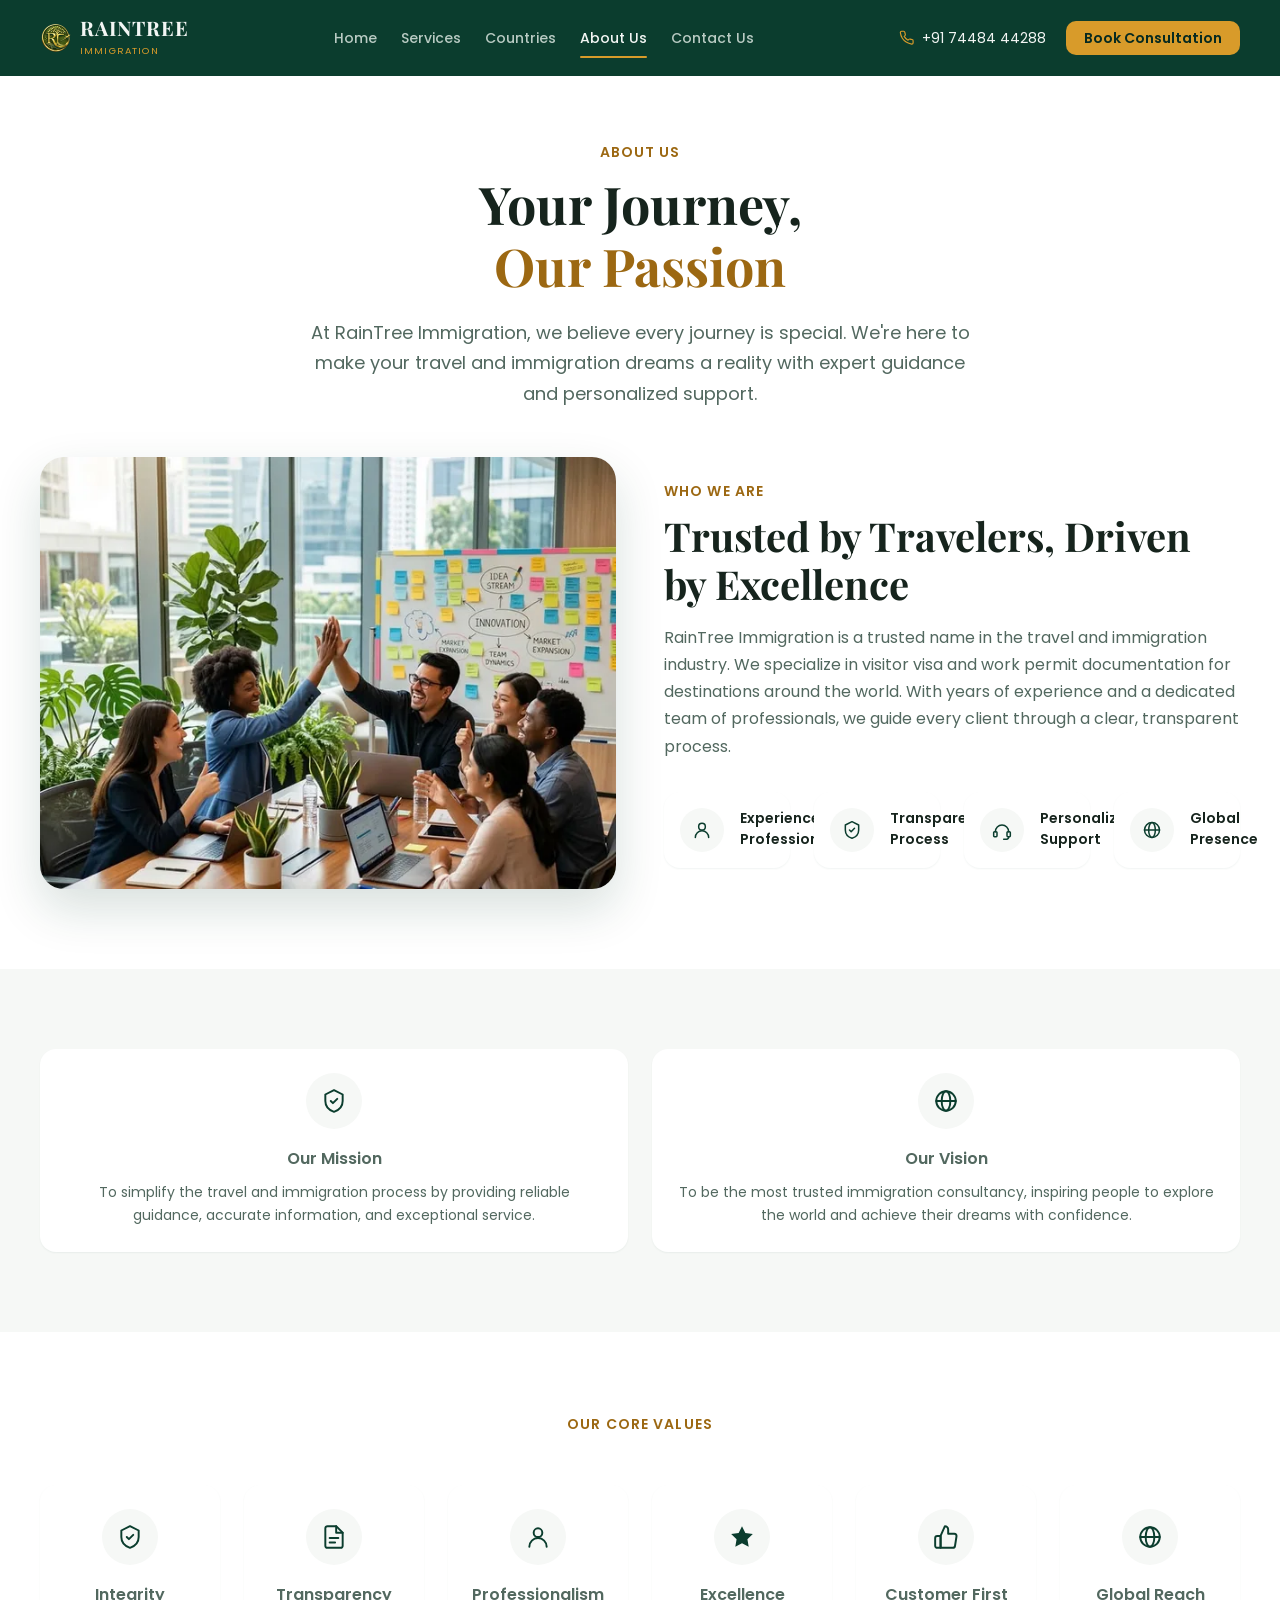
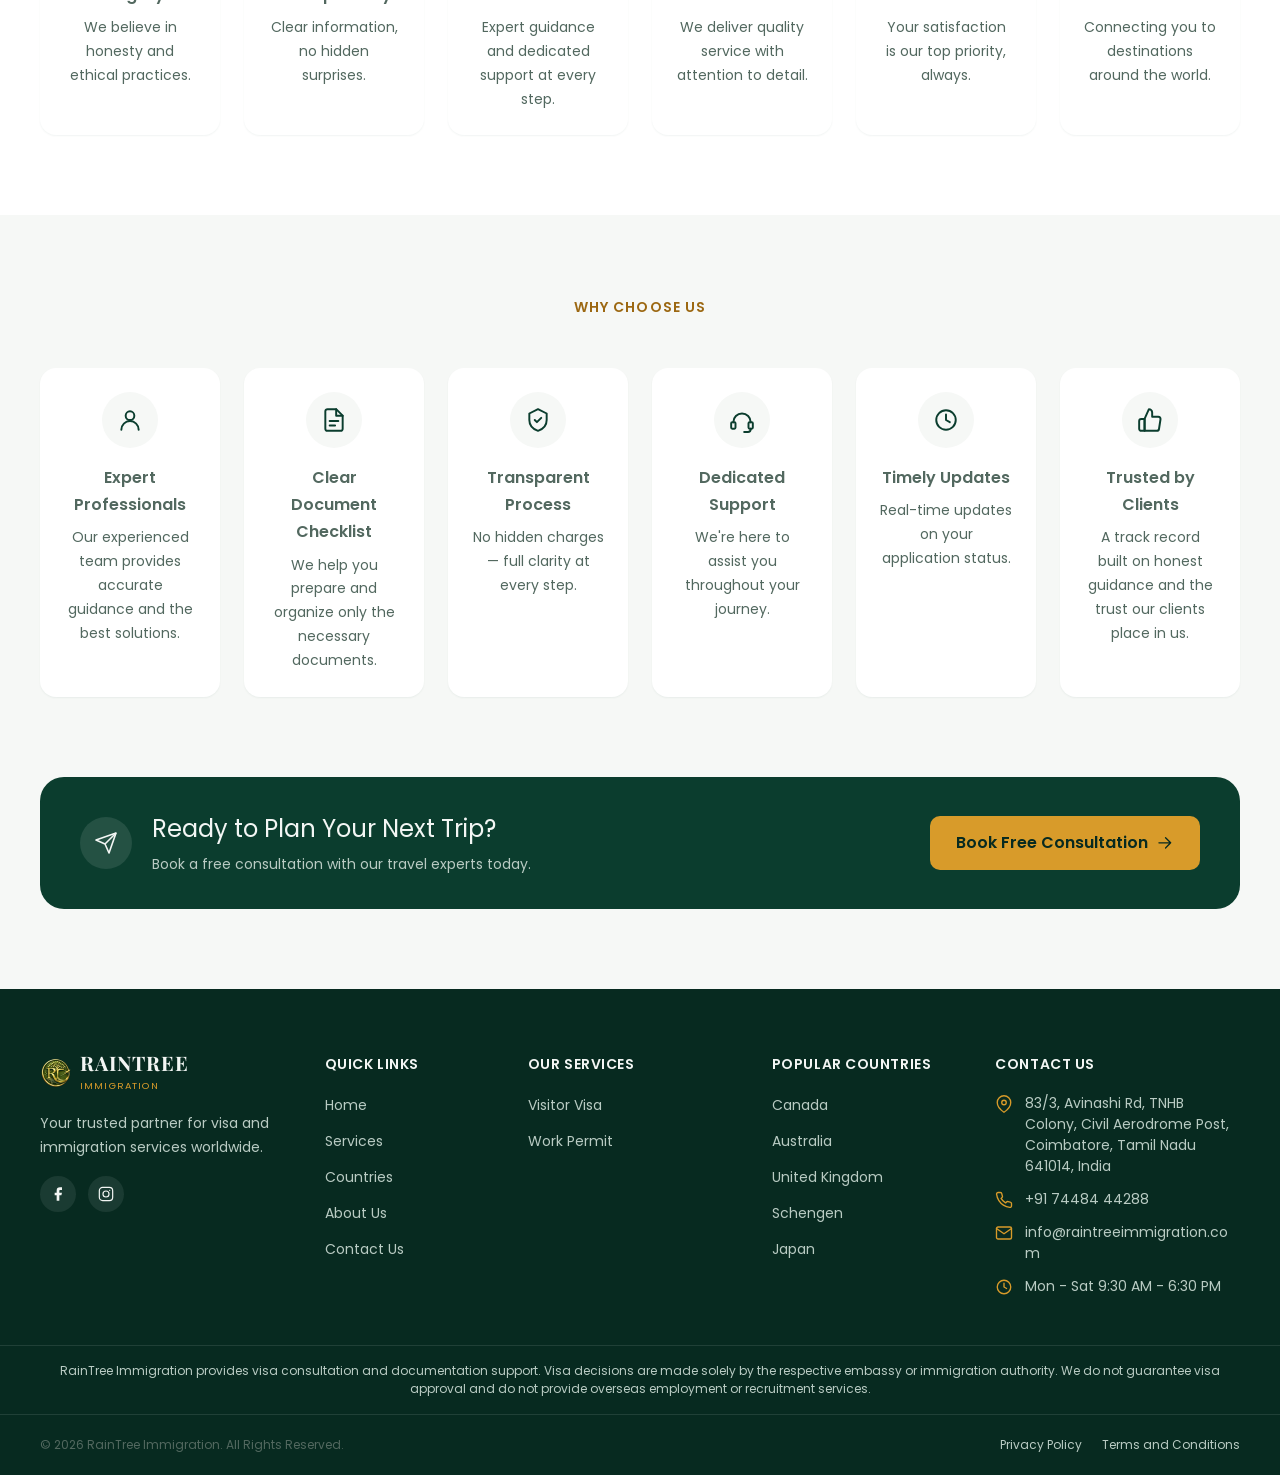
<file: about.html>
<!DOCTYPE html>
<html lang="en">
<head>
  <!-- Google Tag Manager -->
  <script>(function(w,d,s,l,i){w[l]=w[l]||[];w[l].push({'gtm.start':
  new Date().getTime(),event:'gtm.js'});var f=d.getElementsByTagName(s)[0],
  j=d.createElement(s),dl=l!='dataLayer'?'&l='+l:'';j.async=true;j.src=
  'https://www.googletagmanager.com/gtm.js?id='+i+dl;f.parentNode.insertBefore(j,f);
  })(window,document,'script','dataLayer','GTM-TJFBRXGH');</script>
  <!-- End Google Tag Manager -->

  <meta charset="UTF-8" />
  <meta name="viewport" content="width=device-width, initial-scale=1.0" />

  <!-- Meta Pixel Code -->
  <script>
  !function(f,b,e,v,n,t,s)
  {if(f.fbq)return;n=f.fbq=function(){n.callMethod?
  n.callMethod.apply(n,arguments):n.queue.push(arguments)};
  if(!f._fbq)f._fbq=n;n.push=n;n.loaded=!0;n.version='2.0';
  n.queue=[];t=b.createElement(e);t.async=!0;
  t.src=v;s=b.getElementsByTagName(e)[0];
  s.parentNode.insertBefore(t,s)}(window, document,'script',
  'https://connect.facebook.net/en_US/fbevents.js');
  fbq('init', '1410484717248402');
  fbq('track', 'PageView');
  </script>
  <noscript><img height="1" width="1" style="display:none"
  src="https://www.facebook.com/tr?id=1410484717248402&ev=PageView&noscript=1"
  /></noscript>
  <!-- End Meta Pixel Code -->
  <!-- Meta Domain Verification -->
  <meta name="facebook-domain-verification" content="7po4wud5i5a473cfw3w0y4jpmnxrk3" />
  <!-- End Meta Domain Verification -->
  <title>About Us | RainTree Immigration</title>
  <meta
    name="description"
    content="RainTree Immigration is a trusted name in visa and immigration services, helping individuals, families, and businesses explore the world with ease."
  />
  <meta name="theme-color" content="#0B3D2E" />
  <link rel="canonical" href="https://raintreeimmigration.com/about.html" />

  <!-- Social Meta -->
  <meta property="og:type" content="website" />
  <meta property="og:site_name" content="RainTree Immigration" />
  <meta property="og:title" content="About Us | RainTree Immigration" />
  <meta property="og:description" content="RainTree Immigration is a trusted name in visa and immigration services, helping individuals, families, and businesses explore the world with ease." />
  <meta property="og:url" content="https://raintreeimmigration.com/about.html" />
  <meta property="og:image" content="https://raintreeimmigration.com/assets/images/og/og-default.jpg" />
  <meta property="og:image:width" content="1200" />
  <meta property="og:image:height" content="630" />
  <meta property="og:image:alt" content="RainTree Immigration logo" />
  <meta property="og:locale" content="en_IN" />

  <meta name="twitter:card" content="summary_large_image" />
  <meta name="twitter:title" content="About Us | RainTree Immigration" />
  <meta name="twitter:description" content="RainTree Immigration is a trusted name in visa and immigration services, helping individuals, families, and businesses explore the world with ease." />
  <meta name="twitter:image" content="https://raintreeimmigration.com/assets/images/og/og-default.jpg" />
  <!-- End Social Meta -->

  <link rel="icon" type="image/png" sizes="32x32" href="assets/images/brand/favicon-32.png" />
  <link rel="icon" type="image/png" sizes="180x180" href="assets/images/brand/favicon-180.png" />
  <link rel="apple-touch-icon" href="assets/images/brand/apple-touch-icon.png" />
  <link rel="manifest" href="site.webmanifest" />

  <link rel="preconnect" href="https://fonts.googleapis.com" />
  <link rel="preconnect" href="https://fonts.gstatic.com" crossorigin />
  <link
    href="https://fonts.googleapis.com/css2?family=Playfair+Display:wght@700;800&family=Poppins:wght@400;500;600;700&display=swap"
    rel="stylesheet"
  />

  <link rel="stylesheet" href="src/css/main.css" />
  <link rel="stylesheet" href="src/css/pages/about.css" />

  <script type="application/ld+json">
  {
    "@context": "https://schema.org",
    "@type": "TravelAgency",
    "name": "RainTree Immigration",
    "image": "https://raintreeimmigration.com/assets/images/brand/logo-full-480.png",
    "logo": "https://raintreeimmigration.com/assets/images/brand/logo-mark-256.png",
    "url": "https://raintreeimmigration.com/",
    "telephone": "+91-74484-44288",
    "email": "info@raintreeimmigration.com",
    "address": {
      "@type": "PostalAddress",
      "streetAddress": "83/3, Avinashi Rd, TNHB Colony, Civil Aerodrome Post",
      "addressLocality": "Coimbatore",
      "addressRegion": "Tamil Nadu",
      "postalCode": "641014",
      "addressCountry": "IN"
    },
    "openingHoursSpecification": {
      "@type": "OpeningHoursSpecification",
      "dayOfWeek": ["Monday", "Tuesday", "Wednesday", "Thursday", "Friday", "Saturday"],
      "opens": "09:30",
      "closes": "18:30"
    },
    "sameAs": []
  }
  </script>
</head>
<body>
  <!-- Google Tag Manager (noscript) -->
  <noscript><iframe src="https://www.googletagmanager.com/ns.html?id=GTM-TJFBRXGH"
  height="0" width="0" style="display:none;visibility:hidden"></iframe></noscript>
  <!-- End Google Tag Manager (noscript) -->

  <a class="skip-link" href="#main-content">Skip to main content</a>

  <header class="site-header">
    <div class="site-header__inner">
      <a class="site-logo" href="index.html">
        <picture>
          <source type="image/webp" srcset="assets/images/brand/logo-mark-64.webp 1x, assets/images/brand/logo-mark-128.webp 2x" />
          <img
            class="site-logo__mark"
            src="assets/images/brand/logo-mark-64.png"
            srcset="assets/images/brand/logo-mark-64.png 1x, assets/images/brand/logo-mark-128.png 2x"
            width="32"
            height="32"
            alt=""
          />
        </picture>
        <span>
          <span class="site-logo__name">RAINTREE</span>
          <span class="site-logo__tagline">IMMIGRATION</span>
        </span>
      </a>

      <button type="button" class="nav-toggle" aria-expanded="false" aria-controls="main-nav">
        <span class="visually-hidden">Toggle navigation menu</span>
        <span class="nav-toggle__bar" aria-hidden="true"></span>
        <span class="nav-toggle__bar" aria-hidden="true"></span>
        <span class="nav-toggle__bar" aria-hidden="true"></span>
      </button>

      <nav class="main-nav" id="main-nav" aria-label="Primary">
        <ul class="main-nav__list" role="list">
          <li><a class="main-nav__link" href="index.html">Home</a></li>
          <li><a class="main-nav__link" href="services.html">Services</a></li>
          <li><a class="main-nav__link" href="countries.html">Countries</a></li>
          <li><a class="main-nav__link" href="about.html" aria-current="page">About Us</a></li>
          <li><a class="main-nav__link" href="contact.html">Contact Us</a></li>
        </ul>
      </nav>

      <div class="site-header__actions">
        <a class="site-header__phone" href="tel:+917448444288">
          <svg aria-hidden="true"><use href="assets/icons/sprite.svg#icon-phone"></use></svg>
          <span>+91 74484 44288</span>
        </a>
        <a class="btn btn--accent btn--sm" href="contact.html">Book Consultation</a>
      </div>
    </div>
  </header>

  <main id="main-content">
    <!-- Hero -->
    <section class="page-hero">
      <div class="container">
        <div class="page-hero__content">
          <p class="eyebrow">About Us</p>
          <h1 class="page-hero__title">Your Journey,<br /><span class="accent">Our Passion</span></h1>
          <p class="text-lead">
            At RainTree Immigration, we believe every journey is special. We're here to make your travel and
            immigration dreams a reality with expert guidance and personalized support.
          </p>
        </div>
      </div>
    </section>

    <!-- Who we are -->
    <section class="section" style="padding-top: 0;" aria-labelledby="who-we-are-heading">
      <div class="container">
        <div class="detail-row">
          <div class="detail-row__media">
            <picture>
              <source
                type="image/webp"
                srcset="
                  assets/images/team/about-team-640.webp   640w,
                  assets/images/team/about-team-960.webp   960w,
                  assets/images/team/about-team-1280.webp 1280w
                "
                sizes="(max-width: 1023px) 100vw, 50vw"
              />
              <img
                src="assets/images/team/about-team-960.jpg"
                srcset="
                  assets/images/team/about-team-640.jpg   640w,
                  assets/images/team/about-team-960.jpg   960w,
                  assets/images/team/about-team-1280.jpg 1280w
                "
                sizes="(max-width: 1023px) 100vw, 50vw"
                width="960"
                height="720"
                alt="The RainTree Immigration team collaborating in the office"
                loading="lazy"
                decoding="async"
              />
            </picture>
          </div>
          <div>
            <p class="eyebrow">Who We Are</p>
            <h2 id="who-we-are-heading" class="detail-row__title">Trusted by Travelers, Driven by Excellence</h2>
            <p class="detail-row__desc">
              RainTree Immigration is a trusted name in the travel and immigration industry. We specialize in
              visitor visa and work permit documentation for destinations around the world. With years of
              experience and a dedicated team of professionals, we guide every client through a clear, transparent
              process.
            </p>

            <ul class="grid grid--4 about-stats" role="list">
              <li class="card info-card">
                <span class="info-card__icon" aria-hidden="true"><svg><use href="assets/icons/sprite.svg#icon-user"></use></svg></span>
                <span class="info-card__label">Experienced Professionals</span>
              </li>
              <li class="card info-card">
                <span class="info-card__icon" aria-hidden="true"><svg><use href="assets/icons/sprite.svg#icon-shield-check"></use></svg></span>
                <span class="info-card__label">Transparent Process</span>
              </li>
              <li class="card info-card">
                <span class="info-card__icon" aria-hidden="true"><svg><use href="assets/icons/sprite.svg#icon-headset"></use></svg></span>
                <span class="info-card__label">Personalized Support</span>
              </li>
              <li class="card info-card">
                <span class="info-card__icon" aria-hidden="true"><svg><use href="assets/icons/sprite.svg#icon-globe"></use></svg></span>
                <span class="info-card__label">Global Presence</span>
              </li>
            </ul>
          </div>
        </div>
      </div>
    </section>

    <!-- Mission & Vision -->
    <section class="section section--alt" aria-labelledby="mission-vision-heading">
      <div class="container">
        <h2 id="mission-vision-heading" class="visually-hidden">Our Mission and Vision</h2>
        <ul class="grid grid--2" role="list">
          <li class="card feature-card">
            <span class="feature-card__icon" aria-hidden="true"><svg><use href="assets/icons/sprite.svg#icon-shield-check"></use></svg></span>
            <p class="feature-card__title">Our Mission</p>
            <p class="feature-card__desc">
              To simplify the travel and immigration process by providing reliable guidance, accurate information,
              and exceptional service.
            </p>
          </li>
          <li class="card feature-card">
            <span class="feature-card__icon" aria-hidden="true"><svg><use href="assets/icons/sprite.svg#icon-globe"></use></svg></span>
            <p class="feature-card__title">Our Vision</p>
            <p class="feature-card__desc">
              To be the most trusted immigration consultancy, inspiring people to explore the world and achieve
              their dreams with confidence.
            </p>
          </li>
        </ul>
      </div>
    </section>

    <!-- Core values -->
    <section class="section" aria-labelledby="values-heading">
      <div class="container">
        <div class="section-header section-header--center">
          <p class="eyebrow">Our Core Values</p>
          <h2 id="values-heading" class="visually-hidden">Our Core Values</h2>
        </div>
        <ul class="grid grid--6" role="list">
          <li class="card feature-card">
            <span class="feature-card__icon" aria-hidden="true"><svg><use href="assets/icons/sprite.svg#icon-shield-check"></use></svg></span>
            <p class="feature-card__title">Integrity</p>
            <p class="feature-card__desc">We believe in honesty and ethical practices.</p>
          </li>
          <li class="card feature-card">
            <span class="feature-card__icon" aria-hidden="true"><svg><use href="assets/icons/sprite.svg#icon-document"></use></svg></span>
            <p class="feature-card__title">Transparency</p>
            <p class="feature-card__desc">Clear information, no hidden surprises.</p>
          </li>
          <li class="card feature-card">
            <span class="feature-card__icon" aria-hidden="true"><svg><use href="assets/icons/sprite.svg#icon-user"></use></svg></span>
            <p class="feature-card__title">Professionalism</p>
            <p class="feature-card__desc">Expert guidance and dedicated support at every step.</p>
          </li>
          <li class="card feature-card">
            <span class="feature-card__icon" aria-hidden="true"><svg><use href="assets/icons/sprite.svg#icon-star"></use></svg></span>
            <p class="feature-card__title">Excellence</p>
            <p class="feature-card__desc">We deliver quality service with attention to detail.</p>
          </li>
          <li class="card feature-card">
            <span class="feature-card__icon" aria-hidden="true"><svg><use href="assets/icons/sprite.svg#icon-thumbs-up"></use></svg></span>
            <p class="feature-card__title">Customer First</p>
            <p class="feature-card__desc">Your satisfaction is our top priority, always.</p>
          </li>
          <li class="card feature-card">
            <span class="feature-card__icon" aria-hidden="true"><svg><use href="assets/icons/sprite.svg#icon-globe"></use></svg></span>
            <p class="feature-card__title">Global Reach</p>
            <p class="feature-card__desc">Connecting you to destinations around the world.</p>
          </li>
        </ul>
      </div>
    </section>

    <!-- Why choose us -->
    <section class="section section--alt" aria-labelledby="why-choose-heading">
      <div class="container">
        <div class="section-header section-header--center">
          <p class="eyebrow">Why Choose Us</p>
          <h2 id="why-choose-heading" class="visually-hidden">Why Choose Us</h2>
        </div>
        <ul class="grid grid--6" role="list">
          <li class="card feature-card">
            <span class="feature-card__icon" aria-hidden="true"><svg><use href="assets/icons/sprite.svg#icon-user"></use></svg></span>
            <p class="feature-card__title">Expert Professionals</p>
            <p class="feature-card__desc">Our experienced team provides accurate guidance and the best solutions.</p>
          </li>
          <li class="card feature-card">
            <span class="feature-card__icon" aria-hidden="true"><svg><use href="assets/icons/sprite.svg#icon-document"></use></svg></span>
            <p class="feature-card__title">Clear Document Checklist</p>
            <p class="feature-card__desc">We help you prepare and organize only the necessary documents.</p>
          </li>
          <li class="card feature-card">
            <span class="feature-card__icon" aria-hidden="true"><svg><use href="assets/icons/sprite.svg#icon-shield-check"></use></svg></span>
            <p class="feature-card__title">Transparent Process</p>
            <p class="feature-card__desc">No hidden charges — full clarity at every step.</p>
          </li>
          <li class="card feature-card">
            <span class="feature-card__icon" aria-hidden="true"><svg><use href="assets/icons/sprite.svg#icon-headset"></use></svg></span>
            <p class="feature-card__title">Dedicated Support</p>
            <p class="feature-card__desc">We're here to assist you throughout your journey.</p>
          </li>
          <li class="card feature-card">
            <span class="feature-card__icon" aria-hidden="true"><svg><use href="assets/icons/sprite.svg#icon-clock"></use></svg></span>
            <p class="feature-card__title">Timely Updates</p>
            <p class="feature-card__desc">Real-time updates on your application status.</p>
          </li>
          <li class="card feature-card">
            <span class="feature-card__icon" aria-hidden="true"><svg><use href="assets/icons/sprite.svg#icon-thumbs-up"></use></svg></span>
            <p class="feature-card__title">Trusted by Clients</p>
            <p class="feature-card__desc">A track record built on honest guidance and the trust our clients place in us.</p>
          </li>
        </ul>
      </div>
    </section>

    <!-- CTA banner -->
    <section class="section section--alt" style="padding-top: 0;">
      <div class="container">
        <div class="cta-banner">
          <div class="cta-banner__content">
            <span class="cta-banner__icon" aria-hidden="true">
              <svg><use href="assets/icons/sprite.svg#icon-plane"></use></svg>
            </span>
            <div>
              <p class="cta-banner__title">Ready to Plan Your Next Trip?</p>
              <p class="cta-banner__text">Book a free consultation with our travel experts today.</p>
            </div>
          </div>
          <div class="cta-banner__actions">
            <a class="btn btn--accent" href="contact.html">
              Book Free Consultation
              <svg aria-hidden="true"><use href="assets/icons/sprite.svg#icon-arrow-right"></use></svg>
            </a>
          </div>
        </div>
      </div>
    </section>
  </main>

  <footer class="site-footer">
    <div class="site-footer__main">
      <div>
        <a class="site-logo" href="index.html">
          <picture>
            <source type="image/webp" srcset="assets/images/brand/logo-mark-64.webp 1x, assets/images/brand/logo-mark-128.webp 2x" />
            <img
              class="site-logo__mark"
              src="assets/images/brand/logo-mark-64.png"
              srcset="assets/images/brand/logo-mark-64.png 1x, assets/images/brand/logo-mark-128.png 2x"
              width="30"
              height="30"
              alt=""
            />
          </picture>
          <span>
            <span class="site-logo__name">RAINTREE</span>
            <span class="site-logo__tagline">IMMIGRATION</span>
          </span>
        </a>
        <p class="footer-brand__desc">Your trusted partner for visa and immigration services worldwide.</p>
        <div class="footer-brand__social" role="list">
          <a
            href="https://www.facebook.com/profile.php?id=61591044190439"
            aria-label="RainTree Immigration on Facebook (opens in a new tab)"
            target="_blank"
            rel="noopener noreferrer"
          ><svg aria-hidden="true"><use href="assets/icons/sprite.svg#icon-facebook"></use></svg></a>
          <a
            href="https://www.instagram.com/raintreeimmigrationofficial/"
            aria-label="RainTree Immigration on Instagram (opens in a new tab)"
            target="_blank"
            rel="noopener noreferrer"
          ><svg aria-hidden="true"><use href="assets/icons/sprite.svg#icon-instagram"></use></svg></a>
        </div>
      </div>

      <div>
        <p class="footer-col__title">Quick Links</p>
        <ul class="footer-col__list" role="list">
          <li><a href="index.html">Home</a></li>
          <li><a href="services.html">Services</a></li>
          <li><a href="countries.html">Countries</a></li>
          <li><a href="about.html">About Us</a></li>
          <li><a href="contact.html">Contact Us</a></li>
        </ul>
      </div>

      <div>
        <p class="footer-col__title">Our Services</p>
        <ul class="footer-col__list" role="list">
          <li><a href="services.html#visitor-visa">Visitor Visa</a></li>
          <li><a href="services.html#work-permit">Work Permit</a></li>
        </ul>
      </div>

      <div>
        <p class="footer-col__title">Popular Countries</p>
        <ul class="footer-col__list" role="list" data-footer-countries>
          <li>Loading…</li>
        </ul>
      </div>

      <div>
        <p class="footer-col__title">Contact Us</p>
        <ul class="footer-col__list" role="list">
          <li class="footer-contact-item">
            <svg aria-hidden="true"><use href="assets/icons/sprite.svg#icon-map-pin"></use></svg>
            <span>83/3, Avinashi Rd, TNHB Colony, Civil Aerodrome Post, Coimbatore, Tamil Nadu 641014, India</span>
          </li>
          <li class="footer-contact-item">
            <svg aria-hidden="true"><use href="assets/icons/sprite.svg#icon-phone"></use></svg>
            <a href="tel:+917448444288">+91 74484 44288</a>
          </li>
          <li class="footer-contact-item">
            <svg aria-hidden="true"><use href="assets/icons/sprite.svg#icon-mail"></use></svg>
            <a href="mailto:info@raintreeimmigration.com">info@raintreeimmigration.com</a>
          </li>
          <li class="footer-contact-item">
            <svg aria-hidden="true"><use href="assets/icons/sprite.svg#icon-clock"></use></svg>
            <span data-office-hours>Mon - Sat 9:30 AM - 6:30 PM</span>
          </li>
        </ul>
      </div>
    </div>

    <div class="site-footer__disclaimer">
      <div class="site-footer__disclaimer-inner">
        RainTree Immigration provides visa consultation and documentation support. Visa decisions are made solely
        by the respective embassy or immigration authority. We do not guarantee visa approval and do not provide
        overseas employment or recruitment services.
      </div>
    </div>

    <div class="site-footer__bottom">
      <div class="site-footer__bottom-inner">
        <p>&copy; <span data-copyright-year>2026</span> RainTree Immigration. All Rights Reserved.</p>
        <div class="site-footer__legal">
          <a href="privacy-policy.html">Privacy Policy</a>
          <a href="terms-and-conditions.html">Terms and Conditions</a>
        </div>
      </div>
    </div>
  </footer>

  <script type="module" src="src/js/pages/about.js"></script>
</body>
</html>
</file>
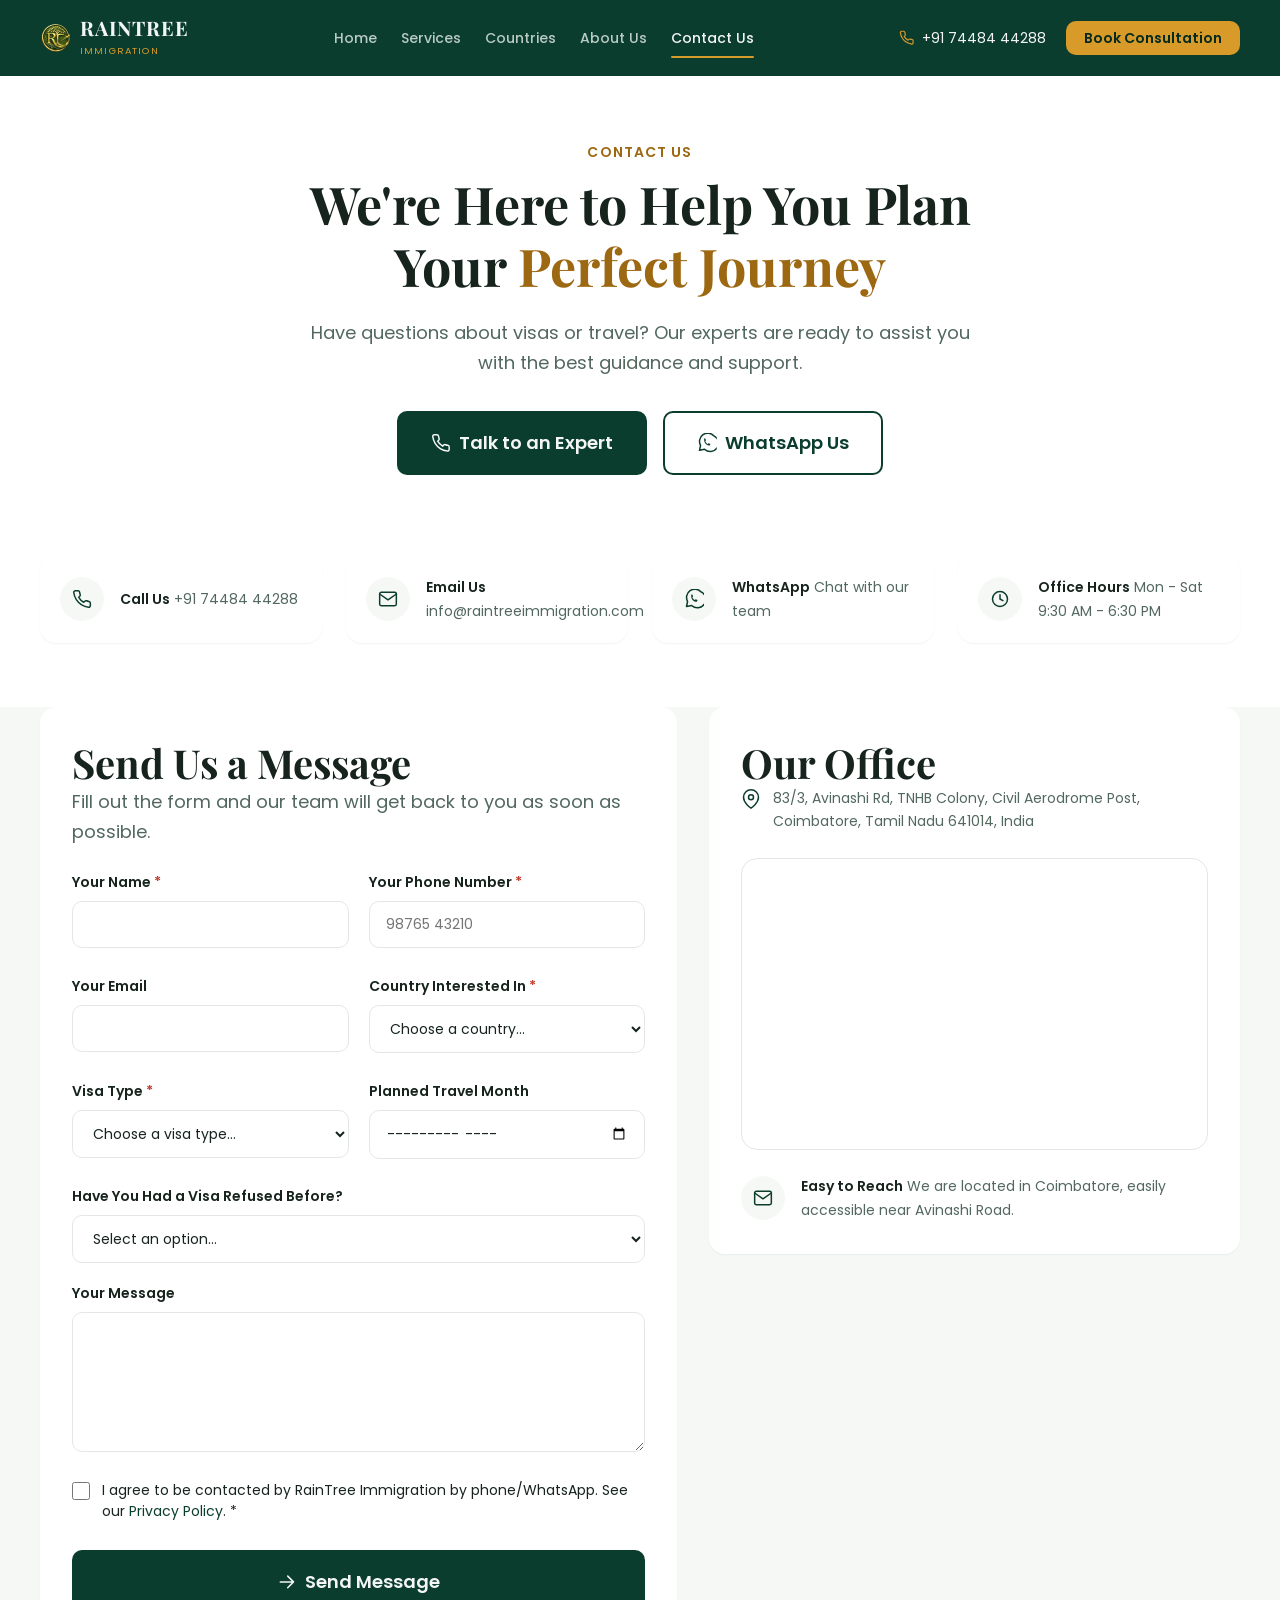
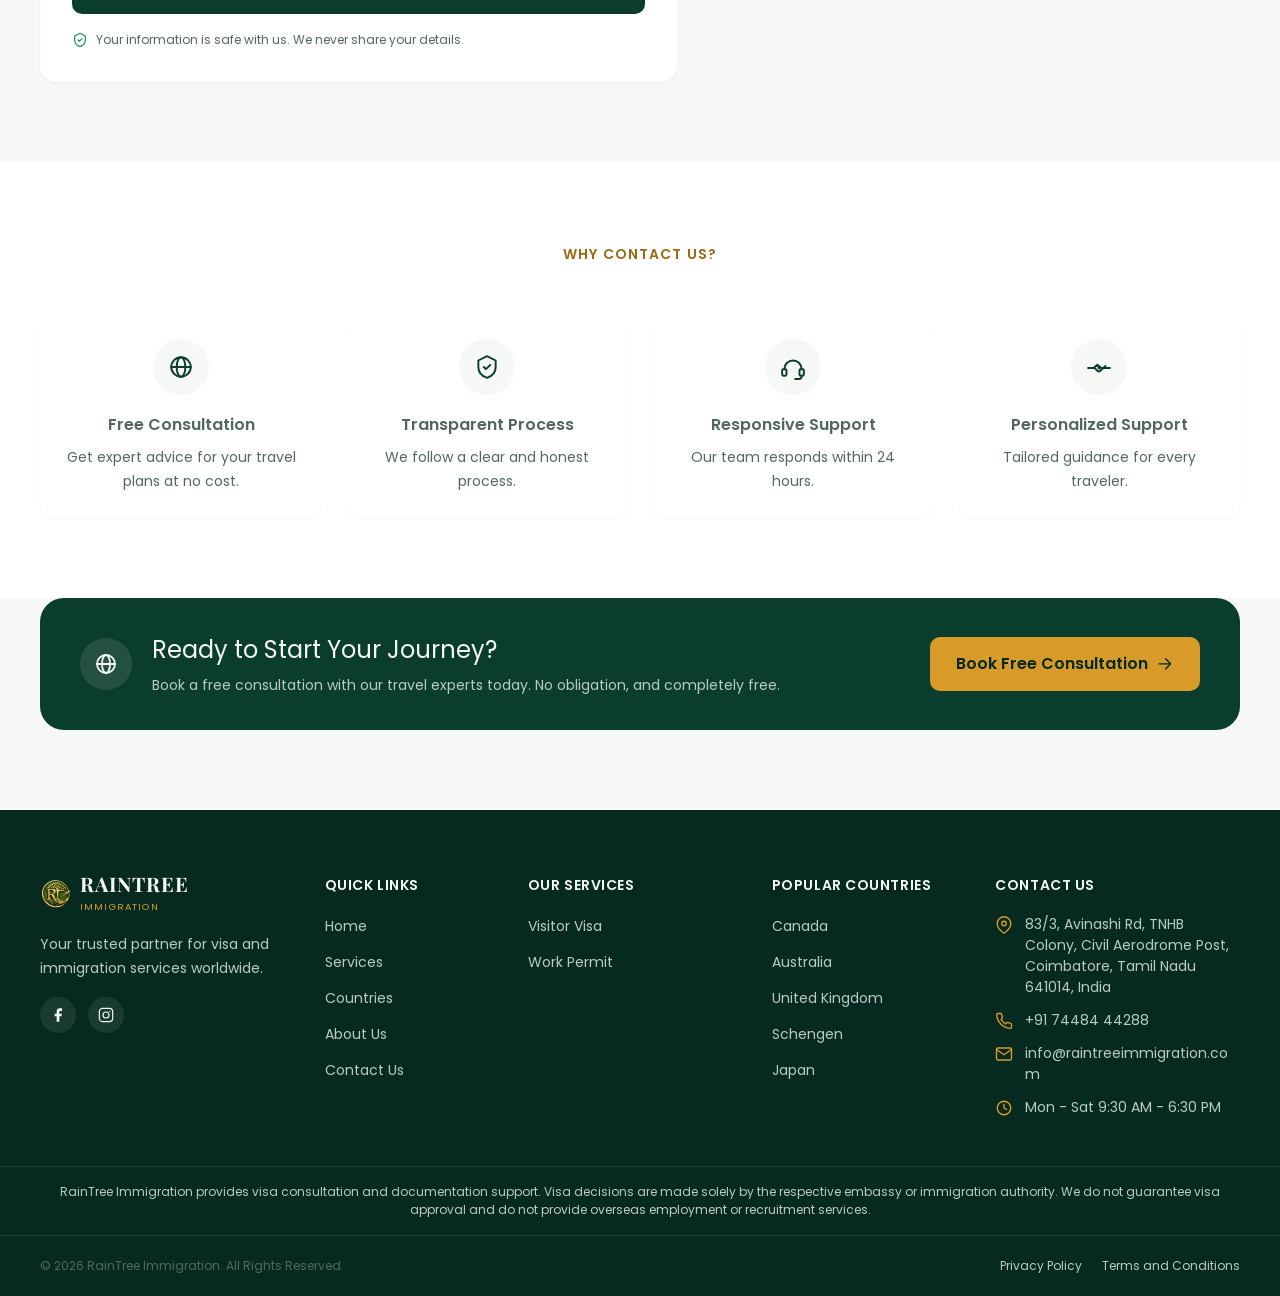
<file: contact.html>
<!DOCTYPE html>
<html lang="en">
<head>
  <!-- Google Tag Manager -->
  <script>(function(w,d,s,l,i){w[l]=w[l]||[];w[l].push({'gtm.start':
  new Date().getTime(),event:'gtm.js'});var f=d.getElementsByTagName(s)[0],
  j=d.createElement(s),dl=l!='dataLayer'?'&l='+l:'';j.async=true;j.src=
  'https://www.googletagmanager.com/gtm.js?id='+i+dl;f.parentNode.insertBefore(j,f);
  })(window,document,'script','dataLayer','GTM-TJFBRXGH');</script>
  <!-- End Google Tag Manager -->

  <meta charset="UTF-8" />
  <meta name="viewport" content="width=device-width, initial-scale=1.0" />

  <!-- Meta Pixel Code -->
  <script>
  !function(f,b,e,v,n,t,s)
  {if(f.fbq)return;n=f.fbq=function(){n.callMethod?
  n.callMethod.apply(n,arguments):n.queue.push(arguments)};
  if(!f._fbq)f._fbq=n;n.push=n;n.loaded=!0;n.version='2.0';
  n.queue=[];t=b.createElement(e);t.async=!0;
  t.src=v;s=b.getElementsByTagName(e)[0];
  s.parentNode.insertBefore(t,s)}(window, document,'script',
  'https://connect.facebook.net/en_US/fbevents.js');
  fbq('init', '1410484717248402');
  fbq('track', 'PageView');
  </script>
  <noscript><img height="1" width="1" style="display:none"
  src="https://www.facebook.com/tr?id=1410484717248402&ev=PageView&noscript=1"
  /></noscript>
  <!-- End Meta Pixel Code -->
  <!-- Meta Domain Verification -->
  <meta name="facebook-domain-verification" content="7po4wud5i5a473cfw3w0y4jpmnxrk3" />
  <!-- End Meta Domain Verification -->
  <title>Contact Us | RainTree Immigration</title>
  <meta
    name="description"
    content="Have questions about visas or travel? Contact RainTree Immigration for expert guidance — call, WhatsApp, email, or send us a message."
  />
  <meta name="theme-color" content="#0B3D2E" />
  <link rel="canonical" href="https://raintreeimmigration.com/contact.html" />

  <!-- Social Meta -->
  <meta property="og:type" content="website" />
  <meta property="og:site_name" content="RainTree Immigration" />
  <meta property="og:title" content="Contact Us | RainTree Immigration" />
  <meta property="og:description" content="Have questions about visas or travel? Contact RainTree Immigration for expert guidance — call, WhatsApp, email, or send us a message." />
  <meta property="og:url" content="https://raintreeimmigration.com/contact.html" />
  <meta property="og:image" content="https://raintreeimmigration.com/assets/images/og/og-default.jpg" />
  <meta property="og:image:width" content="1200" />
  <meta property="og:image:height" content="630" />
  <meta property="og:image:alt" content="RainTree Immigration logo" />
  <meta property="og:locale" content="en_IN" />

  <meta name="twitter:card" content="summary_large_image" />
  <meta name="twitter:title" content="Contact Us | RainTree Immigration" />
  <meta name="twitter:description" content="Have questions about visas or travel? Contact RainTree Immigration for expert guidance — call, WhatsApp, email, or send us a message." />
  <meta name="twitter:image" content="https://raintreeimmigration.com/assets/images/og/og-default.jpg" />
  <!-- End Social Meta -->

  <link rel="icon" type="image/png" sizes="32x32" href="assets/images/brand/favicon-32.png" />
  <link rel="icon" type="image/png" sizes="180x180" href="assets/images/brand/favicon-180.png" />
  <link rel="apple-touch-icon" href="assets/images/brand/apple-touch-icon.png" />
  <link rel="manifest" href="site.webmanifest" />

  <link rel="preconnect" href="https://fonts.googleapis.com" />
  <link rel="preconnect" href="https://fonts.gstatic.com" crossorigin />
  <link
    href="https://fonts.googleapis.com/css2?family=Playfair+Display:wght@700;800&family=Poppins:wght@400;500;600;700&display=swap"
    rel="stylesheet"
  />

  <link rel="stylesheet" href="src/css/main.css" />
  <link rel="stylesheet" href="src/css/pages/contact.css" />

  <script type="application/ld+json">
  {
    "@context": "https://schema.org",
    "@type": "TravelAgency",
    "name": "RainTree Immigration",
    "image": "https://raintreeimmigration.com/assets/images/brand/logo-full-480.png",
    "logo": "https://raintreeimmigration.com/assets/images/brand/logo-mark-256.png",
    "url": "https://raintreeimmigration.com/",
    "telephone": "+91-74484-44288",
    "email": "info@raintreeimmigration.com",
    "address": {
      "@type": "PostalAddress",
      "streetAddress": "83/3, Avinashi Rd, TNHB Colony, Civil Aerodrome Post",
      "addressLocality": "Coimbatore",
      "addressRegion": "Tamil Nadu",
      "postalCode": "641014",
      "addressCountry": "IN"
    },
    "openingHoursSpecification": {
      "@type": "OpeningHoursSpecification",
      "dayOfWeek": ["Monday", "Tuesday", "Wednesday", "Thursday", "Friday", "Saturday"],
      "opens": "09:30",
      "closes": "18:30"
    },
    "sameAs": []
  }
  </script>
</head>
<body>
  <!-- Google Tag Manager (noscript) -->
  <noscript><iframe src="https://www.googletagmanager.com/ns.html?id=GTM-TJFBRXGH"
  height="0" width="0" style="display:none;visibility:hidden"></iframe></noscript>
  <!-- End Google Tag Manager (noscript) -->

  <a class="skip-link" href="#main-content">Skip to main content</a>

  <header class="site-header">
    <div class="site-header__inner">
      <a class="site-logo" href="index.html">
        <picture>
          <source type="image/webp" srcset="assets/images/brand/logo-mark-64.webp 1x, assets/images/brand/logo-mark-128.webp 2x" />
          <img
            class="site-logo__mark"
            src="assets/images/brand/logo-mark-64.png"
            srcset="assets/images/brand/logo-mark-64.png 1x, assets/images/brand/logo-mark-128.png 2x"
            width="32"
            height="32"
            alt=""
          />
        </picture>
        <span>
          <span class="site-logo__name">RAINTREE</span>
          <span class="site-logo__tagline">IMMIGRATION</span>
        </span>
      </a>

      <button type="button" class="nav-toggle" aria-expanded="false" aria-controls="main-nav">
        <span class="visually-hidden">Toggle navigation menu</span>
        <span class="nav-toggle__bar" aria-hidden="true"></span>
        <span class="nav-toggle__bar" aria-hidden="true"></span>
        <span class="nav-toggle__bar" aria-hidden="true"></span>
      </button>

      <nav class="main-nav" id="main-nav" aria-label="Primary">
        <ul class="main-nav__list" role="list">
          <li><a class="main-nav__link" href="index.html">Home</a></li>
          <li><a class="main-nav__link" href="services.html">Services</a></li>
          <li><a class="main-nav__link" href="countries.html">Countries</a></li>
          <li><a class="main-nav__link" href="about.html">About Us</a></li>
          <li><a class="main-nav__link" href="contact.html" aria-current="page">Contact Us</a></li>
        </ul>
      </nav>

      <div class="site-header__actions">
        <a class="site-header__phone" href="tel:+917448444288">
          <svg aria-hidden="true"><use href="assets/icons/sprite.svg#icon-phone"></use></svg>
          <span>+91 74484 44288</span>
        </a>
        <a class="btn btn--accent btn--sm" href="contact.html">Book Consultation</a>
      </div>
    </div>
  </header>

  <main id="main-content">
    <!-- Hero -->
    <section class="page-hero">
      <div class="container">
        <div class="page-hero__content">
          <p class="eyebrow">Contact Us</p>
          <h1 class="page-hero__title">We're Here to Help You Plan<br />Your <span class="accent">Perfect Journey</span></h1>
          <p class="text-lead">
            Have questions about visas or travel? Our experts are ready to assist you with the best guidance and
            support.
          </p>
          <div class="contact-hero__actions">
            <a class="btn btn--primary btn--lg" href="tel:+917448444288">
              <svg aria-hidden="true"><use href="assets/icons/sprite.svg#icon-phone"></use></svg>
              Talk to an Expert
            </a>
            <a class="btn btn--outline btn--lg" href="https://wa.me/917448444288">
              <svg aria-hidden="true"><use href="assets/icons/sprite.svg#icon-whatsapp"></use></svg>
              WhatsApp Us
            </a>
          </div>
        </div>
      </div>
    </section>

    <!-- Contact methods -->
    <section class="section" style="padding-block: var(--space-8) var(--space-16);" aria-labelledby="methods-heading">
      <div class="container">
        <h2 id="methods-heading" class="visually-hidden">Contact Methods</h2>
        <ul class="grid grid--4" role="list">
          <li class="card info-card">
            <span class="info-card__icon" aria-hidden="true"><svg><use href="assets/icons/sprite.svg#icon-phone"></use></svg></span>
            <span>
              <span class="info-card__label">Call Us</span>
              <span class="info-card__value"><a href="tel:+917448444288">+91 74484 44288</a></span>
            </span>
          </li>
          <li class="card info-card">
            <span class="info-card__icon" aria-hidden="true"><svg><use href="assets/icons/sprite.svg#icon-mail"></use></svg></span>
            <span>
              <span class="info-card__label">Email Us</span>
              <span class="info-card__value"><a href="mailto:info@raintreeimmigration.com">info@raintreeimmigration.com</a></span>
            </span>
          </li>
          <li class="card info-card">
            <span class="info-card__icon" aria-hidden="true"><svg><use href="assets/icons/sprite.svg#icon-whatsapp"></use></svg></span>
            <span>
              <span class="info-card__label">WhatsApp</span>
              <span class="info-card__value"><a href="https://wa.me/917448444288">Chat with our team</a></span>
            </span>
          </li>
          <li class="card info-card">
            <span class="info-card__icon" aria-hidden="true"><svg><use href="assets/icons/sprite.svg#icon-clock"></use></svg></span>
            <span>
              <span class="info-card__label">Office Hours</span>
              <span class="info-card__value" data-office-hours>Mon - Sat 9:30 AM - 6:30 PM</span>
            </span>
          </li>
        </ul>
      </div>
    </section>

    <!-- Form + office -->
    <section class="section section--alt" style="padding-top: 0;" aria-labelledby="form-heading">
      <div class="container">
        <div class="contact-main">
          <div class="card contact-form-panel">
            <h2 id="form-heading">Send Us a Message</h2>
            <p class="text-lead" style="margin-bottom: var(--space-6);">
              Fill out the form and our team will get back to you as soon as possible.
            </p>

            <form data-contact-form novalidate action="https://formspree.io/f/meeyqlrn" method="POST">
              <input type="hidden" name="_next" value="https://raintreeimmigration.com/thank-you.html" />

              <p class="contact-form-error" data-form-error role="alert" hidden>
                <svg aria-hidden="true"><use href="assets/icons/sprite.svg#icon-shield-check"></use></svg>
                <span>Something went wrong sending your message. Please try again, or call us directly.</span>
              </p>

              <div class="form-row">
                <div class="form-field">
                  <label class="form-field__label" for="name">Your Name <span class="required">*</span></label>
                  <input type="text" id="name" name="name" autocomplete="name" required />
                  <span class="form-field__error" id="name-error" role="alert"></span>
                </div>
                <div class="form-field">
                  <label class="form-field__label" for="phone">Your Phone Number <span class="required">*</span></label>
                  <input type="tel" id="phone" name="phone" autocomplete="tel" placeholder="98765 43210" required />
                  <span class="form-field__error" id="phone-error" role="alert"></span>
                </div>
              </div>

              <div class="form-row">
                <div class="form-field">
                  <label class="form-field__label" for="email">Your Email</label>
                  <input type="email" id="email" name="email" autocomplete="email" />
                  <span class="form-field__error" id="email-error" role="alert"></span>
                </div>
                <div class="form-field">
                  <label class="form-field__label" for="country">Country Interested In <span class="required">*</span></label>
                  <select id="country" name="country" required>
                    <option value="" selected disabled>Choose a country…</option>
                  </select>
                  <span class="form-field__error" id="country-error" role="alert"></span>
                </div>
              </div>

              <div class="form-row">
                <div class="form-field">
                  <label class="form-field__label" for="visa-type">Visa Type <span class="required">*</span></label>
                  <select id="visa-type" name="visaType" required>
                    <option value="" selected disabled>Choose a visa type…</option>
                    <option value="tourist">Tourist</option>
                    <option value="family-visit">Family Visit</option>
                    <option value="business">Business</option>
                    <option value="student">Student</option>
                    <option value="work-permit-docs">Work Permit Documentation</option>
                  </select>
                  <span class="form-field__error" id="visa-type-error" role="alert"></span>
                </div>
                <div class="form-field">
                  <label class="form-field__label" for="travel-month">Planned Travel Month</label>
                  <input type="month" id="travel-month" name="travelMonth" />
                </div>
              </div>

              <div class="form-field">
                <label class="form-field__label" for="prior-refusal">Have You Had a Visa Refused Before?</label>
                <select id="prior-refusal" name="priorRefusal">
                  <option value="" selected disabled>Select an option…</option>
                  <option value="no">No</option>
                  <option value="yes">Yes</option>
                </select>
              </div>

              <div class="form-field">
                <label class="form-field__label" for="message">Your Message</label>
                <textarea id="message" name="message"></textarea>
                <span class="form-field__error" id="message-error" role="alert"></span>
              </div>

              <div class="form-field form-field--checkbox">
                <label class="form-checkbox">
                  <input type="checkbox" id="consent" name="consent" required />
                  <span>
                    I agree to be contacted by RainTree Immigration by phone/WhatsApp.
                    See our <a href="privacy-policy.html">Privacy Policy</a>. <span class="required">*</span>
                  </span>
                </label>
                <span class="form-field__error" id="consent-error" role="alert"></span>
              </div>

              <button type="submit" class="btn btn--primary btn--block btn--lg">
                <svg aria-hidden="true"><use href="assets/icons/sprite.svg#icon-arrow-right"></use></svg>
                Send Message
              </button>

              <p class="form-note" style="margin-top: var(--space-4);">
                <svg aria-hidden="true"><use href="assets/icons/sprite.svg#icon-shield-check"></use></svg>
                Your information is safe with us. We never share your details.
              </p>
            </form>
          </div>

          <div class="card contact-office-panel">
            <h2>Our Office</h2>
            <p class="contact-office-address">
              <svg aria-hidden="true"><use href="assets/icons/sprite.svg#icon-map-pin"></use></svg>
              <span>83/3, Avinashi Rd, TNHB Colony, Civil Aerodrome Post, Coimbatore, Tamil Nadu 641014, India</span>
            </p>

            <div class="contact-map">
              <iframe
                src="https://www.google.com/maps?q=83%2F3%2C%20Avinashi%20Rd%2C%20TNHB%20Colony%2C%20Civil%20Aerodrome%20Post%2C%20Coimbatore%2C%20Tamil%20Nadu%20641014%2C%20India&output=embed"
                title="RainTree Immigration office location on Google Maps"
                loading="lazy"
                referrerpolicy="no-referrer-when-downgrade"
              ></iframe>
            </div>

            <div class="info-card" style="padding: 0;">
              <span class="info-card__icon" aria-hidden="true"><svg><use href="assets/icons/sprite.svg#icon-mail"></use></svg></span>
              <span>
                <span class="info-card__label">Easy to Reach</span>
                <span class="info-card__value">We are located in Coimbatore, easily accessible near Avinashi Road.</span>
              </span>
            </div>
          </div>
        </div>
      </div>
    </section>

    <!-- Why contact us -->
    <section class="section" aria-labelledby="why-contact-heading">
      <div class="container">
        <div class="section-header section-header--center">
          <p class="eyebrow">Why Contact Us?</p>
          <h2 id="why-contact-heading" class="visually-hidden">Why Contact Us</h2>
        </div>

        <ul class="grid grid--4" role="list">
          <li class="card feature-card">
            <span class="feature-card__icon" aria-hidden="true"><svg><use href="assets/icons/sprite.svg#icon-globe"></use></svg></span>
            <p class="feature-card__title">Free Consultation</p>
            <p class="feature-card__desc">Get expert advice for your travel plans at no cost.</p>
          </li>
          <li class="card feature-card">
            <span class="feature-card__icon" aria-hidden="true"><svg><use href="assets/icons/sprite.svg#icon-shield-check"></use></svg></span>
            <p class="feature-card__title">Transparent Process</p>
            <p class="feature-card__desc">We follow a clear and honest process.</p>
          </li>
          <li class="card feature-card">
            <span class="feature-card__icon" aria-hidden="true"><svg><use href="assets/icons/sprite.svg#icon-headset"></use></svg></span>
            <p class="feature-card__title">Responsive Support</p>
            <p class="feature-card__desc">Our team responds within 24 hours.</p>
          </li>
          <li class="card feature-card">
            <span class="feature-card__icon" aria-hidden="true"><svg><use href="assets/icons/sprite.svg#icon-handshake"></use></svg></span>
            <p class="feature-card__title">Personalized Support</p>
            <p class="feature-card__desc">Tailored guidance for every traveler.</p>
          </li>
        </ul>
      </div>
    </section>

    <!-- CTA banner -->
    <section class="section section--alt" style="padding-top: 0;">
      <div class="container">
        <div class="cta-banner">
          <div class="cta-banner__content">
            <span class="cta-banner__icon" aria-hidden="true">
              <svg><use href="assets/icons/sprite.svg#icon-globe"></use></svg>
            </span>
            <div>
              <p class="cta-banner__title">Ready to Start Your Journey?</p>
              <p class="cta-banner__text">Book a free consultation with our travel experts today. No obligation, and completely free.</p>
            </div>
          </div>
          <div class="cta-banner__actions">
            <a class="btn btn--accent" href="tel:+917448444288">
              Book Free Consultation
              <svg aria-hidden="true"><use href="assets/icons/sprite.svg#icon-arrow-right"></use></svg>
            </a>
          </div>
        </div>
      </div>
    </section>
  </main>

  <footer class="site-footer">
    <div class="site-footer__main">
      <div>
        <a class="site-logo" href="index.html">
          <picture>
            <source type="image/webp" srcset="assets/images/brand/logo-mark-64.webp 1x, assets/images/brand/logo-mark-128.webp 2x" />
            <img
              class="site-logo__mark"
              src="assets/images/brand/logo-mark-64.png"
              srcset="assets/images/brand/logo-mark-64.png 1x, assets/images/brand/logo-mark-128.png 2x"
              width="30"
              height="30"
              alt=""
            />
          </picture>
          <span>
            <span class="site-logo__name">RAINTREE</span>
            <span class="site-logo__tagline">IMMIGRATION</span>
          </span>
        </a>
        <p class="footer-brand__desc">Your trusted partner for visa and immigration services worldwide.</p>
        <div class="footer-brand__social" role="list">
          <a
            href="https://www.facebook.com/profile.php?id=61591044190439"
            aria-label="RainTree Immigration on Facebook (opens in a new tab)"
            target="_blank"
            rel="noopener noreferrer"
          ><svg aria-hidden="true"><use href="assets/icons/sprite.svg#icon-facebook"></use></svg></a>
          <a
            href="https://www.instagram.com/raintreeimmigrationofficial/"
            aria-label="RainTree Immigration on Instagram (opens in a new tab)"
            target="_blank"
            rel="noopener noreferrer"
          ><svg aria-hidden="true"><use href="assets/icons/sprite.svg#icon-instagram"></use></svg></a>
        </div>
      </div>

      <div>
        <p class="footer-col__title">Quick Links</p>
        <ul class="footer-col__list" role="list">
          <li><a href="index.html">Home</a></li>
          <li><a href="services.html">Services</a></li>
          <li><a href="countries.html">Countries</a></li>
          <li><a href="about.html">About Us</a></li>
          <li><a href="contact.html">Contact Us</a></li>
        </ul>
      </div>

      <div>
        <p class="footer-col__title">Our Services</p>
        <ul class="footer-col__list" role="list">
          <li><a href="services.html#visitor-visa">Visitor Visa</a></li>
          <li><a href="services.html#work-permit">Work Permit</a></li>
        </ul>
      </div>

      <div>
        <p class="footer-col__title">Popular Countries</p>
        <ul class="footer-col__list" role="list" data-footer-countries>
          <li>Loading…</li>
        </ul>
      </div>

      <div>
        <p class="footer-col__title">Contact Us</p>
        <ul class="footer-col__list" role="list">
          <li class="footer-contact-item">
            <svg aria-hidden="true"><use href="assets/icons/sprite.svg#icon-map-pin"></use></svg>
            <span>83/3, Avinashi Rd, TNHB Colony, Civil Aerodrome Post, Coimbatore, Tamil Nadu 641014, India</span>
          </li>
          <li class="footer-contact-item">
            <svg aria-hidden="true"><use href="assets/icons/sprite.svg#icon-phone"></use></svg>
            <a href="tel:+917448444288">+91 74484 44288</a>
          </li>
          <li class="footer-contact-item">
            <svg aria-hidden="true"><use href="assets/icons/sprite.svg#icon-mail"></use></svg>
            <a href="mailto:info@raintreeimmigration.com">info@raintreeimmigration.com</a>
          </li>
          <li class="footer-contact-item">
            <svg aria-hidden="true"><use href="assets/icons/sprite.svg#icon-clock"></use></svg>
            <span data-office-hours>Mon - Sat 9:30 AM - 6:30 PM</span>
          </li>
        </ul>
      </div>
    </div>

    <div class="site-footer__disclaimer">
      <div class="site-footer__disclaimer-inner">
        RainTree Immigration provides visa consultation and documentation support. Visa decisions are made solely
        by the respective embassy or immigration authority. We do not guarantee visa approval and do not provide
        overseas employment or recruitment services.
      </div>
    </div>

    <div class="site-footer__bottom">
      <div class="site-footer__bottom-inner">
        <p>&copy; <span data-copyright-year>2026</span> RainTree Immigration. All Rights Reserved.</p>
        <div class="site-footer__legal">
          <a href="privacy-policy.html">Privacy Policy</a>
          <a href="terms-and-conditions.html">Terms and Conditions</a>
        </div>
      </div>
    </div>
  </footer>

  <script type="module" src="src/js/pages/contact.js"></script>
</body>
</html>
</file>
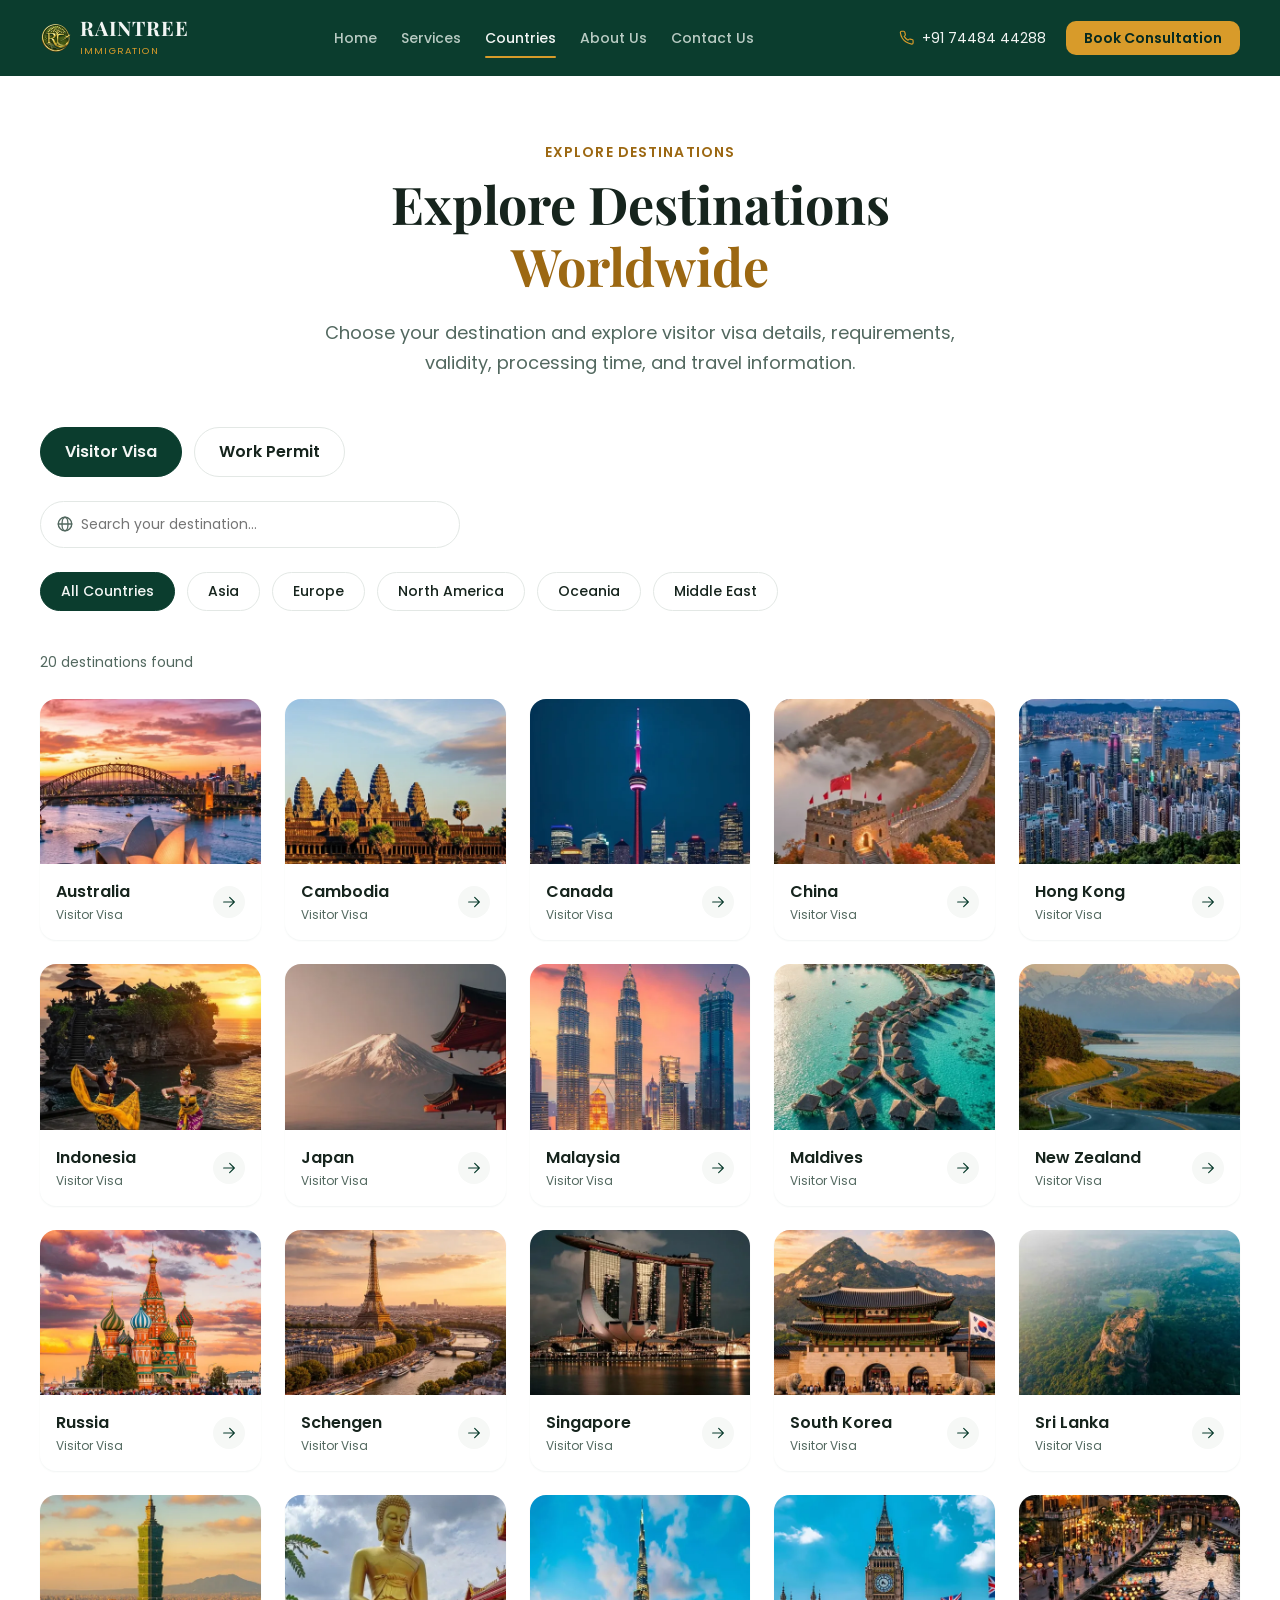
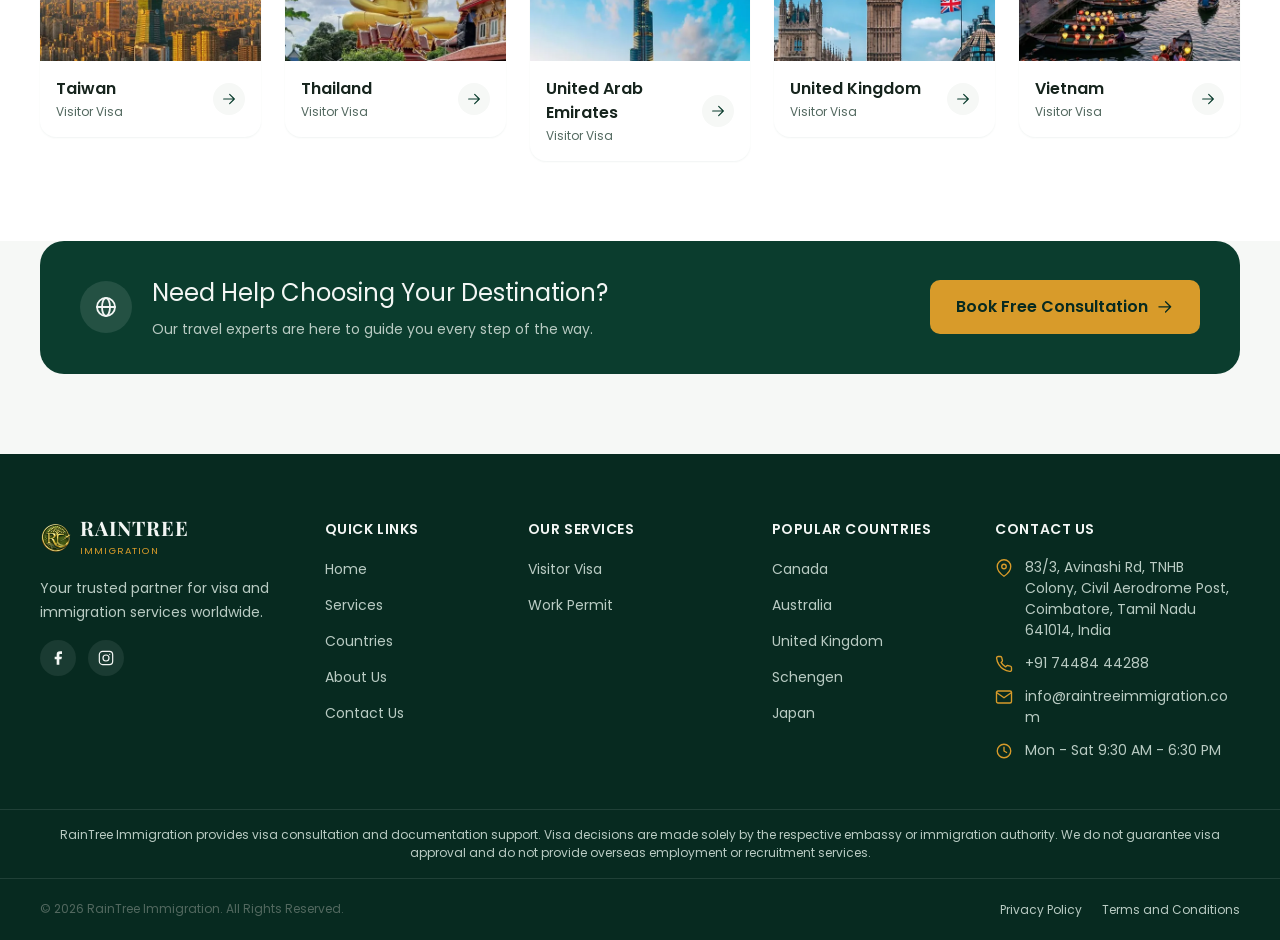
<file: countries.html>
<!DOCTYPE html>
<html lang="en">
<head>
  <!-- Google Tag Manager -->
  <script>(function(w,d,s,l,i){w[l]=w[l]||[];w[l].push({'gtm.start':
  new Date().getTime(),event:'gtm.js'});var f=d.getElementsByTagName(s)[0],
  j=d.createElement(s),dl=l!='dataLayer'?'&l='+l:'';j.async=true;j.src=
  'https://www.googletagmanager.com/gtm.js?id='+i+dl;f.parentNode.insertBefore(j,f);
  })(window,document,'script','dataLayer','GTM-TJFBRXGH');</script>
  <!-- End Google Tag Manager -->

  <meta charset="UTF-8" />
  <meta name="viewport" content="width=device-width, initial-scale=1.0" />

  <!-- Meta Pixel Code -->
  <script>
  !function(f,b,e,v,n,t,s)
  {if(f.fbq)return;n=f.fbq=function(){n.callMethod?
  n.callMethod.apply(n,arguments):n.queue.push(arguments)};
  if(!f._fbq)f._fbq=n;n.push=n;n.loaded=!0;n.version='2.0';
  n.queue=[];t=b.createElement(e);t.async=!0;
  t.src=v;s=b.getElementsByTagName(e)[0];
  s.parentNode.insertBefore(t,s)}(window, document,'script',
  'https://connect.facebook.net/en_US/fbevents.js');
  fbq('init', '1410484717248402');
  fbq('track', 'PageView');
  </script>
  <noscript><img height="1" width="1" style="display:none"
  src="https://www.facebook.com/tr?id=1410484717248402&ev=PageView&noscript=1"
  /></noscript>
  <!-- End Meta Pixel Code -->
  <!-- Meta Domain Verification -->
  <meta name="facebook-domain-verification" content="7po4wud5i5a473cfw3w0y4jpmnxrk3" />
  <!-- End Meta Domain Verification -->
  <title>Explore Destinations | RainTree Immigration</title>
  <meta
    name="description"
    content="Browse visa requirements, processing times, and required documents for 20+ destinations worldwide with RainTree Immigration."
  />
  <meta name="theme-color" content="#0B3D2E" />
  <link rel="canonical" href="https://raintreeimmigration.com/countries.html" />

  <!-- Social Meta -->
  <meta property="og:type" content="website" />
  <meta property="og:site_name" content="RainTree Immigration" />
  <meta property="og:title" content="Explore Destinations | RainTree Immigration" />
  <meta property="og:description" content="Browse visa requirements, processing times, and required documents for 20+ destinations worldwide with RainTree Immigration." />
  <meta property="og:url" content="https://raintreeimmigration.com/countries.html" />
  <meta property="og:image" content="https://raintreeimmigration.com/assets/images/og/og-default.jpg" />
  <meta property="og:image:width" content="1200" />
  <meta property="og:image:height" content="630" />
  <meta property="og:image:alt" content="RainTree Immigration logo" />
  <meta property="og:locale" content="en_IN" />

  <meta name="twitter:card" content="summary_large_image" />
  <meta name="twitter:title" content="Explore Destinations | RainTree Immigration" />
  <meta name="twitter:description" content="Browse visa requirements, processing times, and required documents for 20+ destinations worldwide with RainTree Immigration." />
  <meta name="twitter:image" content="https://raintreeimmigration.com/assets/images/og/og-default.jpg" />
  <!-- End Social Meta -->

  <link rel="icon" type="image/png" sizes="32x32" href="assets/images/brand/favicon-32.png" />
  <link rel="icon" type="image/png" sizes="180x180" href="assets/images/brand/favicon-180.png" />
  <link rel="apple-touch-icon" href="assets/images/brand/apple-touch-icon.png" />
  <link rel="manifest" href="site.webmanifest" />

  <link rel="preconnect" href="https://fonts.googleapis.com" />
  <link rel="preconnect" href="https://fonts.gstatic.com" crossorigin />
  <link
    href="https://fonts.googleapis.com/css2?family=Playfair+Display:wght@700;800&family=Poppins:wght@400;500;600;700&display=swap"
    rel="stylesheet"
  />

  <link rel="stylesheet" href="src/css/main.css" />
  <link rel="stylesheet" href="src/css/pages/countries.css" />

  <script type="application/ld+json">
  {
    "@context": "https://schema.org",
    "@type": "TravelAgency",
    "name": "RainTree Immigration",
    "image": "https://raintreeimmigration.com/assets/images/brand/logo-full-480.png",
    "logo": "https://raintreeimmigration.com/assets/images/brand/logo-mark-256.png",
    "url": "https://raintreeimmigration.com/",
    "telephone": "+91-74484-44288",
    "email": "info@raintreeimmigration.com",
    "address": {
      "@type": "PostalAddress",
      "streetAddress": "83/3, Avinashi Rd, TNHB Colony, Civil Aerodrome Post",
      "addressLocality": "Coimbatore",
      "addressRegion": "Tamil Nadu",
      "postalCode": "641014",
      "addressCountry": "IN"
    },
    "openingHoursSpecification": {
      "@type": "OpeningHoursSpecification",
      "dayOfWeek": ["Monday", "Tuesday", "Wednesday", "Thursday", "Friday", "Saturday"],
      "opens": "09:30",
      "closes": "18:30"
    },
    "sameAs": []
  }
  </script>
</head>
<body>
  <!-- Google Tag Manager (noscript) -->
  <noscript><iframe src="https://www.googletagmanager.com/ns.html?id=GTM-TJFBRXGH"
  height="0" width="0" style="display:none;visibility:hidden"></iframe></noscript>
  <!-- End Google Tag Manager (noscript) -->

  <a class="skip-link" href="#main-content">Skip to main content</a>

  <header class="site-header">
    <div class="site-header__inner">
      <a class="site-logo" href="index.html">
        <picture>
          <source type="image/webp" srcset="assets/images/brand/logo-mark-64.webp 1x, assets/images/brand/logo-mark-128.webp 2x" />
          <img
            class="site-logo__mark"
            src="assets/images/brand/logo-mark-64.png"
            srcset="assets/images/brand/logo-mark-64.png 1x, assets/images/brand/logo-mark-128.png 2x"
            width="32"
            height="32"
            alt=""
          />
        </picture>
        <span>
          <span class="site-logo__name">RAINTREE</span>
          <span class="site-logo__tagline">IMMIGRATION</span>
        </span>
      </a>

      <button type="button" class="nav-toggle" aria-expanded="false" aria-controls="main-nav">
        <span class="visually-hidden">Toggle navigation menu</span>
        <span class="nav-toggle__bar" aria-hidden="true"></span>
        <span class="nav-toggle__bar" aria-hidden="true"></span>
        <span class="nav-toggle__bar" aria-hidden="true"></span>
      </button>

      <nav class="main-nav" id="main-nav" aria-label="Primary">
        <ul class="main-nav__list" role="list">
          <li><a class="main-nav__link" href="index.html">Home</a></li>
          <li><a class="main-nav__link" href="services.html">Services</a></li>
          <li><a class="main-nav__link" href="countries.html" aria-current="page">Countries</a></li>
          <li><a class="main-nav__link" href="about.html">About Us</a></li>
          <li><a class="main-nav__link" href="contact.html">Contact Us</a></li>
        </ul>
      </nav>

      <div class="site-header__actions">
        <a class="site-header__phone" href="tel:+917448444288">
          <svg aria-hidden="true"><use href="assets/icons/sprite.svg#icon-phone"></use></svg>
          <span>+91 74484 44288</span>
        </a>
        <a class="btn btn--accent btn--sm" href="contact.html">Book Consultation</a>
      </div>
    </div>
  </header>

  <main id="main-content">
    <!-- Hero -->
    <section class="page-hero">
      <div class="container">
        <div class="page-hero__content">
          <p class="eyebrow">Explore Destinations</p>
          <h1 class="page-hero__title">Explore Destinations<br /><span class="accent">Worldwide</span></h1>
          <p class="text-lead">
            Choose your destination and explore visitor visa details, requirements, validity, processing time, and
            travel information.
          </p>
        </div>
      </div>
    </section>

    <!-- Listing -->
    <section class="section" style="padding-top: 0;" aria-labelledby="listing-heading">
      <div class="container">
        <h2 id="listing-heading" class="visually-hidden">All Destinations</h2>

        <div class="countries-toolbar">
          <div class="service-toggle" role="group" aria-label="Filter by service type" data-service-pills></div>

          <div class="search-bar">
            <svg aria-hidden="true"><use href="assets/icons/sprite.svg#icon-globe"></use></svg>
            <label class="visually-hidden" for="country-search">Search your destination</label>
            <input type="search" id="country-search" placeholder="Search your destination…" data-country-search />
          </div>

          <div class="filter-pills" role="group" aria-label="Filter by region" data-region-pills></div>
        </div>

        <p class="countries-count" aria-live="polite" data-countries-count></p>

        <ul class="grid grid--5" role="list" data-countries-grid>
          <li class="data-loading" aria-live="polite">Loading destinations…</li>
        </ul>
      </div>
    </section>

    <!-- CTA banner -->
    <section class="section section--alt" style="padding-top: 0;">
      <div class="container">
        <div class="cta-banner">
          <div class="cta-banner__content">
            <span class="cta-banner__icon" aria-hidden="true">
              <svg><use href="assets/icons/sprite.svg#icon-globe"></use></svg>
            </span>
            <div>
              <p class="cta-banner__title">Need Help Choosing Your Destination?</p>
              <p class="cta-banner__text">Our travel experts are here to guide you every step of the way.</p>
            </div>
          </div>
          <div class="cta-banner__actions">
            <a class="btn btn--accent" href="contact.html">
              Book Free Consultation
              <svg aria-hidden="true"><use href="assets/icons/sprite.svg#icon-arrow-right"></use></svg>
            </a>
          </div>
        </div>
      </div>
    </section>
  </main>

  <footer class="site-footer">
    <div class="site-footer__main">
      <div>
        <a class="site-logo" href="index.html">
          <picture>
            <source type="image/webp" srcset="assets/images/brand/logo-mark-64.webp 1x, assets/images/brand/logo-mark-128.webp 2x" />
            <img
              class="site-logo__mark"
              src="assets/images/brand/logo-mark-64.png"
              srcset="assets/images/brand/logo-mark-64.png 1x, assets/images/brand/logo-mark-128.png 2x"
              width="30"
              height="30"
              alt=""
            />
          </picture>
          <span>
            <span class="site-logo__name">RAINTREE</span>
            <span class="site-logo__tagline">IMMIGRATION</span>
          </span>
        </a>
        <p class="footer-brand__desc">Your trusted partner for visa and immigration services worldwide.</p>
        <div class="footer-brand__social" role="list">
          <a
            href="https://www.facebook.com/profile.php?id=61591044190439"
            aria-label="RainTree Immigration on Facebook (opens in a new tab)"
            target="_blank"
            rel="noopener noreferrer"
          ><svg aria-hidden="true"><use href="assets/icons/sprite.svg#icon-facebook"></use></svg></a>
          <a
            href="https://www.instagram.com/raintreeimmigrationofficial/"
            aria-label="RainTree Immigration on Instagram (opens in a new tab)"
            target="_blank"
            rel="noopener noreferrer"
          ><svg aria-hidden="true"><use href="assets/icons/sprite.svg#icon-instagram"></use></svg></a>
        </div>
      </div>

      <div>
        <p class="footer-col__title">Quick Links</p>
        <ul class="footer-col__list" role="list">
          <li><a href="index.html">Home</a></li>
          <li><a href="services.html">Services</a></li>
          <li><a href="countries.html">Countries</a></li>
          <li><a href="about.html">About Us</a></li>
          <li><a href="contact.html">Contact Us</a></li>
        </ul>
      </div>

      <div>
        <p class="footer-col__title">Our Services</p>
        <ul class="footer-col__list" role="list">
          <li><a href="services.html#visitor-visa">Visitor Visa</a></li>
          <li><a href="services.html#work-permit">Work Permit</a></li>
        </ul>
      </div>

      <div>
        <p class="footer-col__title">Popular Countries</p>
        <ul class="footer-col__list" role="list" data-footer-countries>
          <li>Loading…</li>
        </ul>
      </div>

      <div>
        <p class="footer-col__title">Contact Us</p>
        <ul class="footer-col__list" role="list">
          <li class="footer-contact-item">
            <svg aria-hidden="true"><use href="assets/icons/sprite.svg#icon-map-pin"></use></svg>
            <span>83/3, Avinashi Rd, TNHB Colony, Civil Aerodrome Post, Coimbatore, Tamil Nadu 641014, India</span>
          </li>
          <li class="footer-contact-item">
            <svg aria-hidden="true"><use href="assets/icons/sprite.svg#icon-phone"></use></svg>
            <a href="tel:+917448444288">+91 74484 44288</a>
          </li>
          <li class="footer-contact-item">
            <svg aria-hidden="true"><use href="assets/icons/sprite.svg#icon-mail"></use></svg>
            <a href="mailto:info@raintreeimmigration.com">info@raintreeimmigration.com</a>
          </li>
          <li class="footer-contact-item">
            <svg aria-hidden="true"><use href="assets/icons/sprite.svg#icon-clock"></use></svg>
            <span data-office-hours>Mon - Sat 9:30 AM - 6:30 PM</span>
          </li>
        </ul>
      </div>
    </div>

    <div class="site-footer__disclaimer">
      <div class="site-footer__disclaimer-inner">
        RainTree Immigration provides visa consultation and documentation support. Visa decisions are made solely
        by the respective embassy or immigration authority. We do not guarantee visa approval and do not provide
        overseas employment or recruitment services.
      </div>
    </div>

    <div class="site-footer__bottom">
      <div class="site-footer__bottom-inner">
        <p>&copy; <span data-copyright-year>2026</span> RainTree Immigration. All Rights Reserved.</p>
        <div class="site-footer__legal">
          <a href="privacy-policy.html">Privacy Policy</a>
          <a href="terms-and-conditions.html">Terms and Conditions</a>
        </div>
      </div>
    </div>
  </footer>

  <script type="module" src="src/js/pages/countries.js"></script>
</body>
</html>
</file>
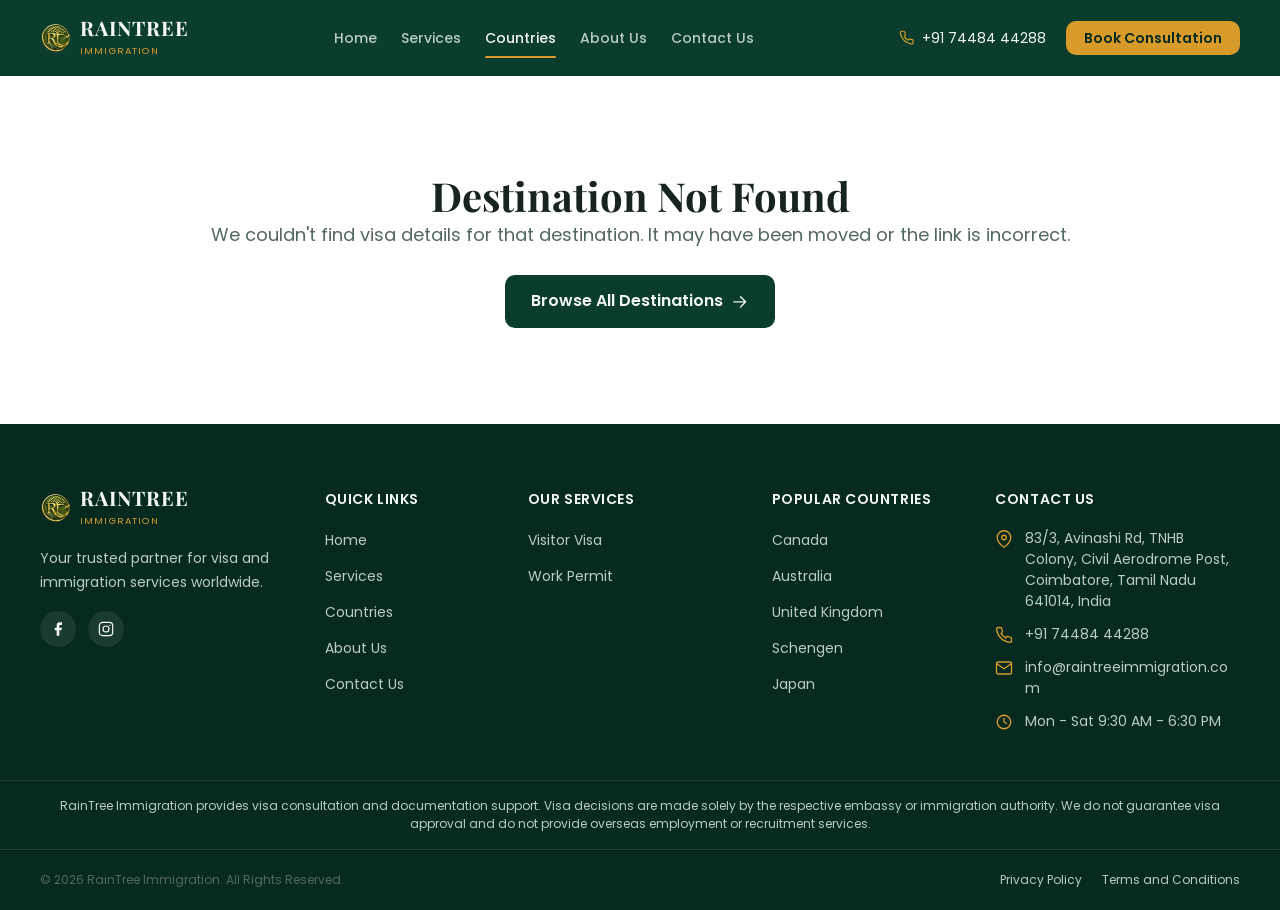
<file: country-detail.html>
<!DOCTYPE html>
<html lang="en">
<head>
  <!-- Google Tag Manager -->
  <script>(function(w,d,s,l,i){w[l]=w[l]||[];w[l].push({'gtm.start':
  new Date().getTime(),event:'gtm.js'});var f=d.getElementsByTagName(s)[0],
  j=d.createElement(s),dl=l!='dataLayer'?'&l='+l:'';j.async=true;j.src=
  'https://www.googletagmanager.com/gtm.js?id='+i+dl;f.parentNode.insertBefore(j,f);
  })(window,document,'script','dataLayer','GTM-TJFBRXGH');</script>
  <!-- End Google Tag Manager -->

  <meta charset="UTF-8" />
  <meta name="viewport" content="width=device-width, initial-scale=1.0" />

  <!-- Meta Pixel Code -->
  <script>
  !function(f,b,e,v,n,t,s)
  {if(f.fbq)return;n=f.fbq=function(){n.callMethod?
  n.callMethod.apply(n,arguments):n.queue.push(arguments)};
  if(!f._fbq)f._fbq=n;n.push=n;n.loaded=!0;n.version='2.0';
  n.queue=[];t=b.createElement(e);t.async=!0;
  t.src=v;s=b.getElementsByTagName(e)[0];
  s.parentNode.insertBefore(t,s)}(window, document,'script',
  'https://connect.facebook.net/en_US/fbevents.js');
  fbq('init', '1410484717248402');
  fbq('track', 'PageView');
  </script>
  <noscript><img height="1" width="1" style="display:none"
  src="https://www.facebook.com/tr?id=1410484717248402&ev=PageView&noscript=1"
  /></noscript>
  <!-- End Meta Pixel Code -->
  <!-- Meta Domain Verification -->
  <meta name="facebook-domain-verification" content="7po4wud5i5a473cfw3w0y4jpmnxrk3" />
  <!-- End Meta Domain Verification -->
  <title>Visa Requirements | RainTree Immigration</title>
  <meta
    id="meta-description"
    name="description"
    content="Visa type, validity, entry conditions, processing time, and required documents — visa requirements from RainTree Immigration."
  />
  <meta name="theme-color" content="#0B3D2E" />
  <link id="canonical-link" rel="canonical" href="https://raintreeimmigration.com/country-detail.html" />

  <!-- Social Meta -->
  <meta property="og:type" content="website" />
  <meta property="og:site_name" content="RainTree Immigration" />
  <meta id="meta-og-title" property="og:title" content="Visa Requirements | RainTree Immigration" />
  <meta id="meta-og-description" property="og:description" content="Visa type, validity, entry conditions, processing time, and required documents — visa requirements from RainTree Immigration." />
  <meta id="meta-og-url" property="og:url" content="https://raintreeimmigration.com/country-detail.html" />
  <meta property="og:image" content="https://raintreeimmigration.com/assets/images/og/og-default.jpg" />
  <meta property="og:image:width" content="1200" />
  <meta property="og:image:height" content="630" />
  <meta property="og:image:alt" content="RainTree Immigration logo" />
  <meta property="og:locale" content="en_IN" />

  <meta name="twitter:card" content="summary_large_image" />
  <meta id="meta-twitter-title" name="twitter:title" content="Visa Requirements | RainTree Immigration" />
  <meta id="meta-twitter-description" name="twitter:description" content="Visa type, validity, entry conditions, processing time, and required documents — visa requirements from RainTree Immigration." />
  <meta name="twitter:image" content="https://raintreeimmigration.com/assets/images/og/og-default.jpg" />
  <!-- End Social Meta -->

  <link rel="icon" type="image/png" sizes="32x32" href="assets/images/brand/favicon-32.png" />
  <link rel="icon" type="image/png" sizes="180x180" href="assets/images/brand/favicon-180.png" />
  <link rel="apple-touch-icon" href="assets/images/brand/apple-touch-icon.png" />
  <link rel="manifest" href="site.webmanifest" />

  <link rel="preconnect" href="https://fonts.googleapis.com" />
  <link rel="preconnect" href="https://fonts.gstatic.com" crossorigin />
  <link
    href="https://fonts.googleapis.com/css2?family=Playfair+Display:wght@700;800&family=Poppins:wght@400;500;600;700&display=swap"
    rel="stylesheet"
  />

  <link rel="stylesheet" href="src/css/main.css" />
  <link rel="stylesheet" href="src/css/pages/country-detail.css" />

  <script type="application/ld+json">
  {
    "@context": "https://schema.org",
    "@type": "TravelAgency",
    "name": "RainTree Immigration",
    "image": "https://raintreeimmigration.com/assets/images/brand/logo-full-480.png",
    "logo": "https://raintreeimmigration.com/assets/images/brand/logo-mark-256.png",
    "url": "https://raintreeimmigration.com/",
    "telephone": "+91-74484-44288",
    "email": "info@raintreeimmigration.com",
    "address": {
      "@type": "PostalAddress",
      "streetAddress": "83/3, Avinashi Rd, TNHB Colony, Civil Aerodrome Post",
      "addressLocality": "Coimbatore",
      "addressRegion": "Tamil Nadu",
      "postalCode": "641014",
      "addressCountry": "IN"
    },
    "openingHoursSpecification": {
      "@type": "OpeningHoursSpecification",
      "dayOfWeek": ["Monday", "Tuesday", "Wednesday", "Thursday", "Friday", "Saturday"],
      "opens": "09:30",
      "closes": "18:30"
    },
    "sameAs": []
  }
  </script>

  <script type="application/ld+json" id="breadcrumb-jsonld"></script>
</head>
<body>
  <!-- Google Tag Manager (noscript) -->
  <noscript><iframe src="https://www.googletagmanager.com/ns.html?id=GTM-TJFBRXGH"
  height="0" width="0" style="display:none;visibility:hidden"></iframe></noscript>
  <!-- End Google Tag Manager (noscript) -->

  <a class="skip-link" href="#main-content">Skip to main content</a>

  <header class="site-header">
    <div class="site-header__inner">
      <a class="site-logo" href="index.html">
        <picture>
          <source type="image/webp" srcset="assets/images/brand/logo-mark-64.webp 1x, assets/images/brand/logo-mark-128.webp 2x" />
          <img
            class="site-logo__mark"
            src="assets/images/brand/logo-mark-64.png"
            srcset="assets/images/brand/logo-mark-64.png 1x, assets/images/brand/logo-mark-128.png 2x"
            width="32"
            height="32"
            alt=""
          />
        </picture>
        <span>
          <span class="site-logo__name">RAINTREE</span>
          <span class="site-logo__tagline">IMMIGRATION</span>
        </span>
      </a>

      <button type="button" class="nav-toggle" aria-expanded="false" aria-controls="main-nav">
        <span class="visually-hidden">Toggle navigation menu</span>
        <span class="nav-toggle__bar" aria-hidden="true"></span>
        <span class="nav-toggle__bar" aria-hidden="true"></span>
        <span class="nav-toggle__bar" aria-hidden="true"></span>
      </button>

      <nav class="main-nav" id="main-nav" aria-label="Primary">
        <ul class="main-nav__list" role="list">
          <li><a class="main-nav__link" href="index.html">Home</a></li>
          <li><a class="main-nav__link" href="services.html">Services</a></li>
          <li><a class="main-nav__link" href="countries.html" aria-current="page">Countries</a></li>
          <li><a class="main-nav__link" href="about.html">About Us</a></li>
          <li><a class="main-nav__link" href="contact.html">Contact Us</a></li>
        </ul>
      </nav>

      <div class="site-header__actions">
        <a class="site-header__phone" href="tel:+917448444288">
          <svg aria-hidden="true"><use href="assets/icons/sprite.svg#icon-phone"></use></svg>
          <span>+91 74484 44288</span>
        </a>
        <a class="btn btn--accent btn--sm" href="contact.html">Book Consultation</a>
      </div>
    </div>
  </header>

  <main id="main-content">
    <div data-detail-content>
      <section class="detail-hero">
        <div class="container">
          <nav class="breadcrumb" aria-label="Breadcrumb">
            <a href="index.html">Home</a>
            <span class="breadcrumb__separator" aria-hidden="true">/</span>
            <a href="countries.html">Countries</a>
            <span class="breadcrumb__separator" aria-hidden="true">/</span>
            <span class="breadcrumb__current" data-breadcrumb-country>Visa</span>
          </nav>
        </div>
      </section>

      <section class="section" style="padding-top: var(--space-6);">
        <div class="container">
          <div class="card detail-hero__card">
            <div class="detail-hero__media" data-hero-media></div>
            <div class="detail-hero__body">
              <h1 class="detail-hero__title">
                <span class="detail-hero__title-flag" aria-hidden="true" data-hero-title-flag></span>
                <span data-hero-title>Loading…</span>
              </h1>
              <p class="detail-hero__status" data-hero-status hidden></p>
              <p data-hero-desc>Loading visa details…</p>
              <ul class="detail-hero__purpose" role="list" data-hero-purpose></ul>
            </div>
          </div>

          <ul class="grid grid--4 detail-info-grid" role="list" data-info-grid></ul>

          <div class="detail-documents">
            <div class="card detail-documents__panel">
              <h2>General Documents Required</h2>
              <ul class="checklist checklist--columns" role="list" data-documents-list></ul>
            </div>

            <div class="cta-banner detail-documents__cta" style="flex-direction: column; align-items: flex-start; text-align: left;">
              <div>
                <p class="cta-banner__title">Need Help with <span data-cta-country-name>This</span> Visa?</p>
                <p class="cta-banner__text">Our travel experts are always here to help you with a smooth visa process.</p>
              </div>
              <div class="cta-banner__actions" style="margin-top: var(--space-6);">
                <a class="btn btn--accent" href="contact.html">
                  Book Free Consultation
                  <svg aria-hidden="true"><use href="assets/icons/sprite.svg#icon-arrow-right"></use></svg>
                </a>
              </div>
            </div>
          </div>

          <p class="detail-back">
            <a class="link-arrow" href="countries.html">
              <svg aria-hidden="true" style="transform: rotate(180deg);"><use href="assets/icons/sprite.svg#icon-arrow-right"></use></svg>
              Back to Countries
            </a>
          </p>
        </div>
      </section>
    </div>

    <div class="container detail-not-found" data-not-found hidden>
      <h2>Destination Not Found</h2>
      <p class="text-lead">We couldn't find visa details for that destination. It may have been moved or the link is incorrect.</p>
      <a class="btn btn--primary" href="countries.html" style="margin-top: var(--space-6);">
        Browse All Destinations
        <svg aria-hidden="true"><use href="assets/icons/sprite.svg#icon-arrow-right"></use></svg>
      </a>
    </div>
  </main>

  <footer class="site-footer">
    <div class="site-footer__main">
      <div>
        <a class="site-logo" href="index.html">
          <picture>
            <source type="image/webp" srcset="assets/images/brand/logo-mark-64.webp 1x, assets/images/brand/logo-mark-128.webp 2x" />
            <img
              class="site-logo__mark"
              src="assets/images/brand/logo-mark-64.png"
              srcset="assets/images/brand/logo-mark-64.png 1x, assets/images/brand/logo-mark-128.png 2x"
              width="30"
              height="30"
              alt=""
            />
          </picture>
          <span>
            <span class="site-logo__name">RAINTREE</span>
            <span class="site-logo__tagline">IMMIGRATION</span>
          </span>
        </a>
        <p class="footer-brand__desc">Your trusted partner for visa and immigration services worldwide.</p>
        <div class="footer-brand__social" role="list">
          <a
            href="https://www.facebook.com/profile.php?id=61591044190439"
            aria-label="RainTree Immigration on Facebook (opens in a new tab)"
            target="_blank"
            rel="noopener noreferrer"
          ><svg aria-hidden="true"><use href="assets/icons/sprite.svg#icon-facebook"></use></svg></a>
          <a
            href="https://www.instagram.com/raintreeimmigrationofficial/"
            aria-label="RainTree Immigration on Instagram (opens in a new tab)"
            target="_blank"
            rel="noopener noreferrer"
          ><svg aria-hidden="true"><use href="assets/icons/sprite.svg#icon-instagram"></use></svg></a>
        </div>
      </div>

      <div>
        <p class="footer-col__title">Quick Links</p>
        <ul class="footer-col__list" role="list">
          <li><a href="index.html">Home</a></li>
          <li><a href="services.html">Services</a></li>
          <li><a href="countries.html">Countries</a></li>
          <li><a href="about.html">About Us</a></li>
          <li><a href="contact.html">Contact Us</a></li>
        </ul>
      </div>

      <div>
        <p class="footer-col__title">Our Services</p>
        <ul class="footer-col__list" role="list">
          <li><a href="services.html#visitor-visa">Visitor Visa</a></li>
          <li><a href="services.html#work-permit">Work Permit</a></li>
        </ul>
      </div>

      <div>
        <p class="footer-col__title">Popular Countries</p>
        <ul class="footer-col__list" role="list" data-footer-countries>
          <li>Loading…</li>
        </ul>
      </div>

      <div>
        <p class="footer-col__title">Contact Us</p>
        <ul class="footer-col__list" role="list">
          <li class="footer-contact-item">
            <svg aria-hidden="true"><use href="assets/icons/sprite.svg#icon-map-pin"></use></svg>
            <span>83/3, Avinashi Rd, TNHB Colony, Civil Aerodrome Post, Coimbatore, Tamil Nadu 641014, India</span>
          </li>
          <li class="footer-contact-item">
            <svg aria-hidden="true"><use href="assets/icons/sprite.svg#icon-phone"></use></svg>
            <a href="tel:+917448444288">+91 74484 44288</a>
          </li>
          <li class="footer-contact-item">
            <svg aria-hidden="true"><use href="assets/icons/sprite.svg#icon-mail"></use></svg>
            <a href="mailto:info@raintreeimmigration.com">info@raintreeimmigration.com</a>
          </li>
          <li class="footer-contact-item">
            <svg aria-hidden="true"><use href="assets/icons/sprite.svg#icon-clock"></use></svg>
            <span data-office-hours>Mon - Sat 9:30 AM - 6:30 PM</span>
          </li>
        </ul>
      </div>
    </div>

    <div class="site-footer__disclaimer">
      <div class="site-footer__disclaimer-inner">
        RainTree Immigration provides visa consultation and documentation support. Visa decisions are made solely
        by the respective embassy or immigration authority. We do not guarantee visa approval and do not provide
        overseas employment or recruitment services.
      </div>
    </div>

    <div class="site-footer__bottom">
      <div class="site-footer__bottom-inner">
        <p>&copy; <span data-copyright-year>2026</span> RainTree Immigration. All Rights Reserved.</p>
        <div class="site-footer__legal">
          <a href="privacy-policy.html">Privacy Policy</a>
          <a href="terms-and-conditions.html">Terms and Conditions</a>
        </div>
      </div>
    </div>
  </footer>

  <script type="module" src="src/js/pages/country-detail.js"></script>
</body>
</html>
</file>
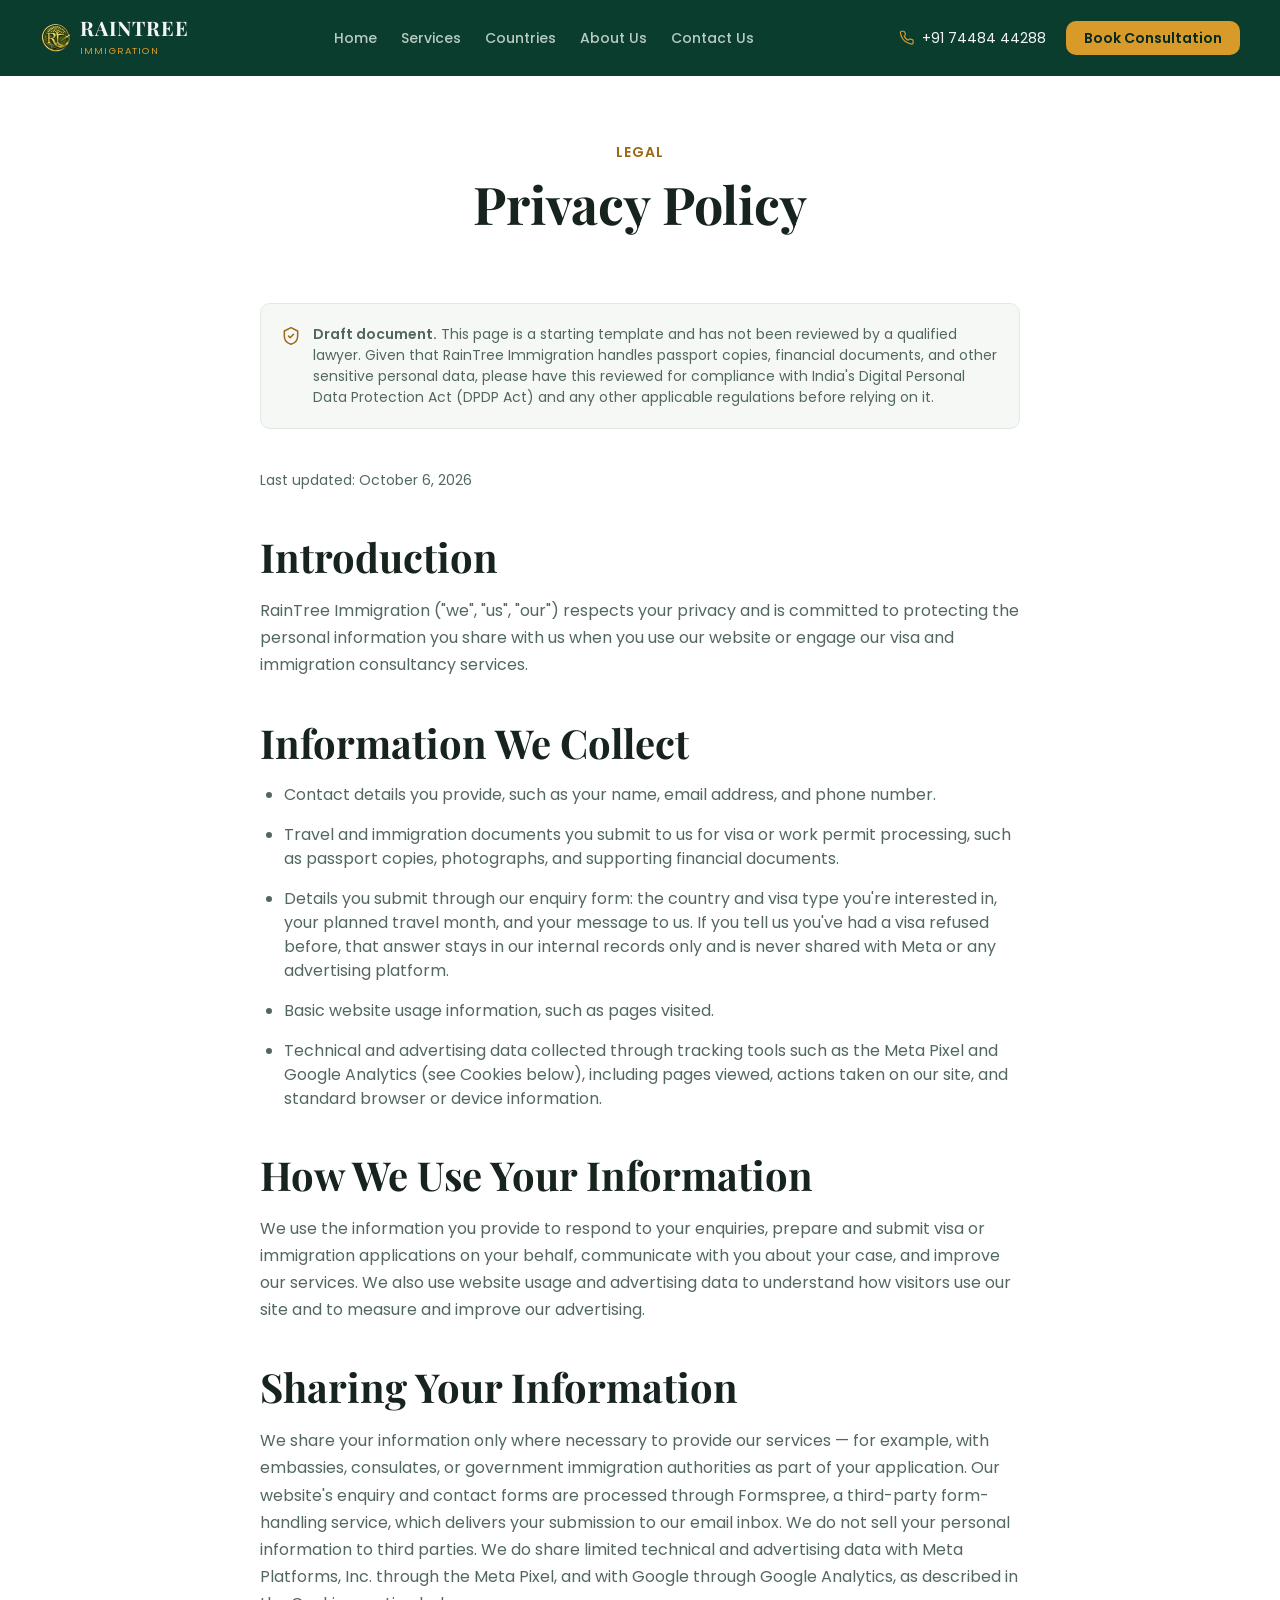
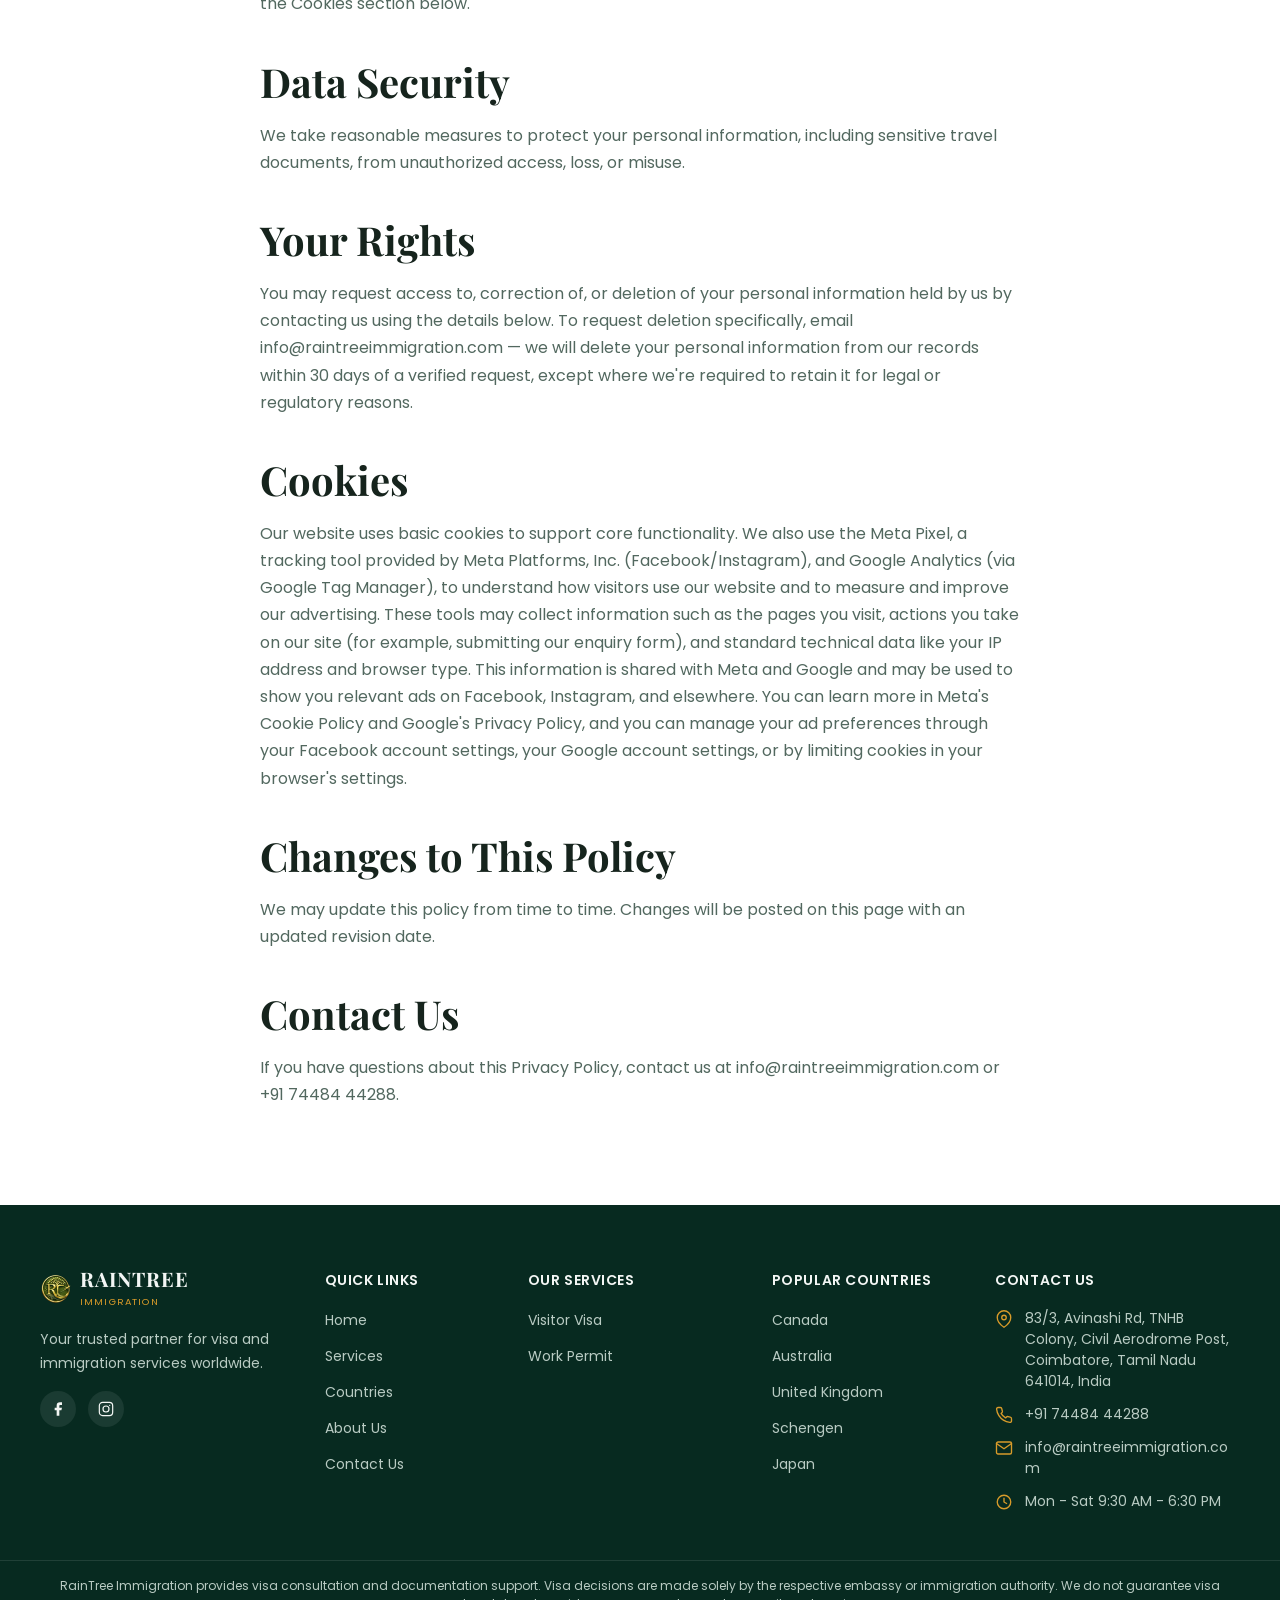
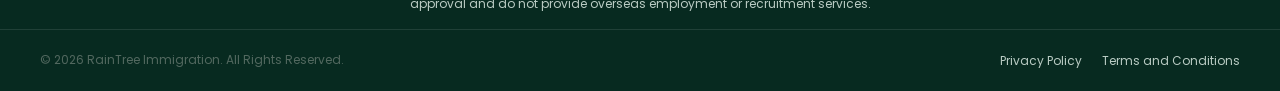
<file: privacy-policy.html>
<!DOCTYPE html>
<html lang="en">
<head>
  <!-- Google Tag Manager -->
  <script>(function(w,d,s,l,i){w[l]=w[l]||[];w[l].push({'gtm.start':
  new Date().getTime(),event:'gtm.js'});var f=d.getElementsByTagName(s)[0],
  j=d.createElement(s),dl=l!='dataLayer'?'&l='+l:'';j.async=true;j.src=
  'https://www.googletagmanager.com/gtm.js?id='+i+dl;f.parentNode.insertBefore(j,f);
  })(window,document,'script','dataLayer','GTM-TJFBRXGH');</script>
  <!-- End Google Tag Manager -->

  <meta charset="UTF-8" />
  <meta name="viewport" content="width=device-width, initial-scale=1.0" />

  <!-- Meta Pixel Code -->
  <script>
  !function(f,b,e,v,n,t,s)
  {if(f.fbq)return;n=f.fbq=function(){n.callMethod?
  n.callMethod.apply(n,arguments):n.queue.push(arguments)};
  if(!f._fbq)f._fbq=n;n.push=n;n.loaded=!0;n.version='2.0';
  n.queue=[];t=b.createElement(e);t.async=!0;
  t.src=v;s=b.getElementsByTagName(e)[0];
  s.parentNode.insertBefore(t,s)}(window, document,'script',
  'https://connect.facebook.net/en_US/fbevents.js');
  fbq('init', '1410484717248402');
  fbq('track', 'PageView');
  </script>
  <noscript><img height="1" width="1" style="display:none"
  src="https://www.facebook.com/tr?id=1410484717248402&ev=PageView&noscript=1"
  /></noscript>
  <!-- End Meta Pixel Code -->
  <!-- Meta Domain Verification -->
  <meta name="facebook-domain-verification" content="7po4wud5i5a473cfw3w0y4jpmnxrk3" />
  <!-- End Meta Domain Verification -->
  <title>Privacy Policy | RainTree Immigration</title>
  <meta name="description" content="How RainTree Immigration collects, uses, and protects your personal information." />
  <meta name="robots" content="noindex" />
  <meta name="theme-color" content="#0B3D2E" />
  <link rel="canonical" href="https://raintreeimmigration.com/privacy-policy.html" />

  <!-- Social Meta -->
  <meta property="og:type" content="website" />
  <meta property="og:site_name" content="RainTree Immigration" />
  <meta property="og:title" content="Privacy Policy | RainTree Immigration" />
  <meta property="og:description" content="How RainTree Immigration collects, uses, and protects your personal information." />
  <meta property="og:url" content="https://raintreeimmigration.com/privacy-policy.html" />
  <meta property="og:image" content="https://raintreeimmigration.com/assets/images/og/og-default.jpg" />
  <meta property="og:image:width" content="1200" />
  <meta property="og:image:height" content="630" />
  <meta property="og:image:alt" content="RainTree Immigration logo" />
  <meta property="og:locale" content="en_IN" />

  <meta name="twitter:card" content="summary_large_image" />
  <meta name="twitter:title" content="Privacy Policy | RainTree Immigration" />
  <meta name="twitter:description" content="How RainTree Immigration collects, uses, and protects your personal information." />
  <meta name="twitter:image" content="https://raintreeimmigration.com/assets/images/og/og-default.jpg" />
  <!-- End Social Meta -->

  <link rel="icon" type="image/png" sizes="32x32" href="assets/images/brand/favicon-32.png" />
  <link rel="icon" type="image/png" sizes="180x180" href="assets/images/brand/favicon-180.png" />
  <link rel="apple-touch-icon" href="assets/images/brand/apple-touch-icon.png" />
  <link rel="manifest" href="site.webmanifest" />

  <link rel="preconnect" href="https://fonts.googleapis.com" />
  <link rel="preconnect" href="https://fonts.gstatic.com" crossorigin />
  <link
    href="https://fonts.googleapis.com/css2?family=Playfair+Display:wght@700;800&family=Poppins:wght@400;500;600;700&display=swap"
    rel="stylesheet"
  />

  <link rel="stylesheet" href="src/css/main.css" />
  <link rel="stylesheet" href="src/css/pages/legal.css" />
</head>
<body>
  <!-- Google Tag Manager (noscript) -->
  <noscript><iframe src="https://www.googletagmanager.com/ns.html?id=GTM-TJFBRXGH"
  height="0" width="0" style="display:none;visibility:hidden"></iframe></noscript>
  <!-- End Google Tag Manager (noscript) -->

  <a class="skip-link" href="#main-content">Skip to main content</a>

  <header class="site-header">
    <div class="site-header__inner">
      <a class="site-logo" href="index.html">
        <picture>
          <source type="image/webp" srcset="assets/images/brand/logo-mark-64.webp 1x, assets/images/brand/logo-mark-128.webp 2x" />
          <img
            class="site-logo__mark"
            src="assets/images/brand/logo-mark-64.png"
            srcset="assets/images/brand/logo-mark-64.png 1x, assets/images/brand/logo-mark-128.png 2x"
            width="32"
            height="32"
            alt=""
          />
        </picture>
        <span>
          <span class="site-logo__name">RAINTREE</span>
          <span class="site-logo__tagline">IMMIGRATION</span>
        </span>
      </a>

      <button type="button" class="nav-toggle" aria-expanded="false" aria-controls="main-nav">
        <span class="visually-hidden">Toggle navigation menu</span>
        <span class="nav-toggle__bar" aria-hidden="true"></span>
        <span class="nav-toggle__bar" aria-hidden="true"></span>
        <span class="nav-toggle__bar" aria-hidden="true"></span>
      </button>

      <nav class="main-nav" id="main-nav" aria-label="Primary">
        <ul class="main-nav__list" role="list">
          <li><a class="main-nav__link" href="index.html">Home</a></li>
          <li><a class="main-nav__link" href="services.html">Services</a></li>
          <li><a class="main-nav__link" href="countries.html">Countries</a></li>
          <li><a class="main-nav__link" href="about.html">About Us</a></li>
          <li><a class="main-nav__link" href="contact.html">Contact Us</a></li>
        </ul>
      </nav>

      <div class="site-header__actions">
        <a class="site-header__phone" href="tel:+917448444288">
          <svg aria-hidden="true"><use href="assets/icons/sprite.svg#icon-phone"></use></svg>
          <span>+91 74484 44288</span>
        </a>
        <a class="btn btn--accent btn--sm" href="contact.html">Book Consultation</a>
      </div>
    </div>
  </header>

  <main id="main-content">
    <section class="page-hero">
      <div class="container">
        <div class="page-hero__content">
          <p class="eyebrow">Legal</p>
          <h1 class="page-hero__title">Privacy Policy</h1>
        </div>
      </div>
    </section>

    <section class="section" style="padding-top: 0;">
      <div class="container">
        <div class="legal-content">
          <div class="legal-notice" role="note">
            <svg aria-hidden="true"><use href="assets/icons/sprite.svg#icon-shield-check"></use></svg>
            <span>
              <strong>Draft document.</strong> This page is a starting template and has not been reviewed by a
              qualified lawyer. Given that RainTree Immigration handles passport copies, financial documents, and
              other sensitive personal data, please have this reviewed for compliance with India's Digital Personal
              Data Protection Act (DPDP Act) and any other applicable regulations before relying on it.
            </span>
          </div>

          <p class="updated">Last updated: October 6, 2026</p>

          <h2>Introduction</h2>
          <p>
            RainTree Immigration ("we", "us", "our") respects your privacy and is committed to protecting the
            personal information you share with us when you use our website or engage our visa and immigration
            consultancy services.
          </p>

          <h2>Information We Collect</h2>
          <ul>
            <li>Contact details you provide, such as your name, email address, and phone number.</li>
            <li>Travel and immigration documents you submit to us for visa or work permit processing, such as passport copies, photographs, and supporting financial documents.</li>
            <li>Details you submit through our enquiry form: the country and visa type you're interested in, your planned travel month, and your message to us. If you tell us you've had a visa refused before, that answer stays in our internal records only and is never shared with Meta or any advertising platform.</li>
            <li>Basic website usage information, such as pages visited.</li>
            <li>Technical and advertising data collected through tracking tools such as the Meta Pixel and Google Analytics (see Cookies below), including pages viewed, actions taken on our site, and standard browser or device information.</li>
          </ul>

          <h2>How We Use Your Information</h2>
          <p>
            We use the information you provide to respond to your enquiries, prepare and submit visa or immigration
            applications on your behalf, communicate with you about your case, and improve our services. We also use
            website usage and advertising data to understand how visitors use our site and to measure and improve
            our advertising.
          </p>

          <h2>Sharing Your Information</h2>
          <p>
            We share your information only where necessary to provide our services — for example, with embassies,
            consulates, or government immigration authorities as part of your application. Our website's enquiry
            and contact forms are processed through Formspree, a third-party form-handling service, which delivers
            your submission to our email inbox. We do not sell your personal information to third parties. We do
            share limited technical and advertising data with Meta Platforms, Inc. through the Meta Pixel, and with
            Google through Google Analytics, as described in the Cookies section below.
          </p>

          <h2>Data Security</h2>
          <p>
            We take reasonable measures to protect your personal information, including sensitive travel documents,
            from unauthorized access, loss, or misuse.
          </p>

          <h2>Your Rights</h2>
          <p>
            You may request access to, correction of, or deletion of your personal information held by us by
            contacting us using the details below. To request deletion specifically, email
            info@raintreeimmigration.com — we will delete your personal information from our records within 30 days
            of a verified request, except where we're required to retain it for legal or regulatory reasons.
          </p>

          <h2>Cookies</h2>
          <p>
            Our website uses basic cookies to support core functionality. We also use the Meta Pixel, a tracking
            tool provided by Meta Platforms, Inc. (Facebook/Instagram), and Google Analytics (via Google Tag
            Manager), to understand how visitors use our website and to measure and improve our advertising. These
            tools may collect information such as the pages you visit, actions you take on our site (for example,
            submitting our enquiry form), and standard technical data like your IP address and browser type. This
            information is shared with Meta and Google and may be used to show you relevant ads on Facebook,
            Instagram, and elsewhere. You can learn more in Meta's Cookie Policy and Google's Privacy Policy, and
            you can manage your ad preferences through your Facebook account settings, your Google account
            settings, or by limiting cookies in your browser's settings.
          </p>

          <h2>Changes to This Policy</h2>
          <p>
            We may update this policy from time to time. Changes will be posted on this page with an updated
            revision date.
          </p>

          <h2>Contact Us</h2>
          <p>
            If you have questions about this Privacy Policy, contact us at
            <a href="mailto:info@raintreeimmigration.com">info@raintreeimmigration.com</a> or
            <a href="tel:+917448444288">+91 74484 44288</a>.
          </p>
        </div>
      </div>
    </section>
  </main>

  <footer class="site-footer">
    <div class="site-footer__main">
      <div>
        <a class="site-logo" href="index.html">
          <picture>
            <source type="image/webp" srcset="assets/images/brand/logo-mark-64.webp 1x, assets/images/brand/logo-mark-128.webp 2x" />
            <img
              class="site-logo__mark"
              src="assets/images/brand/logo-mark-64.png"
              srcset="assets/images/brand/logo-mark-64.png 1x, assets/images/brand/logo-mark-128.png 2x"
              width="30"
              height="30"
              alt=""
            />
          </picture>
          <span>
            <span class="site-logo__name">RAINTREE</span>
            <span class="site-logo__tagline">IMMIGRATION</span>
          </span>
        </a>
        <p class="footer-brand__desc">Your trusted partner for visa and immigration services worldwide.</p>
        <div class="footer-brand__social" role="list">
          <a
            href="https://www.facebook.com/profile.php?id=61591044190439"
            aria-label="RainTree Immigration on Facebook (opens in a new tab)"
            target="_blank"
            rel="noopener noreferrer"
          ><svg aria-hidden="true"><use href="assets/icons/sprite.svg#icon-facebook"></use></svg></a>
          <a
            href="https://www.instagram.com/raintreeimmigrationofficial/"
            aria-label="RainTree Immigration on Instagram (opens in a new tab)"
            target="_blank"
            rel="noopener noreferrer"
          ><svg aria-hidden="true"><use href="assets/icons/sprite.svg#icon-instagram"></use></svg></a>
        </div>
      </div>

      <div>
        <p class="footer-col__title">Quick Links</p>
        <ul class="footer-col__list" role="list">
          <li><a href="index.html">Home</a></li>
          <li><a href="services.html">Services</a></li>
          <li><a href="countries.html">Countries</a></li>
          <li><a href="about.html">About Us</a></li>
          <li><a href="contact.html">Contact Us</a></li>
        </ul>
      </div>

      <div>
        <p class="footer-col__title">Our Services</p>
        <ul class="footer-col__list" role="list">
          <li><a href="services.html#visitor-visa">Visitor Visa</a></li>
          <li><a href="services.html#work-permit">Work Permit</a></li>
        </ul>
      </div>

      <div>
        <p class="footer-col__title">Popular Countries</p>
        <ul class="footer-col__list" role="list" data-footer-countries>
          <li>Loading…</li>
        </ul>
      </div>

      <div>
        <p class="footer-col__title">Contact Us</p>
        <ul class="footer-col__list" role="list">
          <li class="footer-contact-item">
            <svg aria-hidden="true"><use href="assets/icons/sprite.svg#icon-map-pin"></use></svg>
            <span>83/3, Avinashi Rd, TNHB Colony, Civil Aerodrome Post, Coimbatore, Tamil Nadu 641014, India</span>
          </li>
          <li class="footer-contact-item">
            <svg aria-hidden="true"><use href="assets/icons/sprite.svg#icon-phone"></use></svg>
            <a href="tel:+917448444288">+91 74484 44288</a>
          </li>
          <li class="footer-contact-item">
            <svg aria-hidden="true"><use href="assets/icons/sprite.svg#icon-mail"></use></svg>
            <a href="mailto:info@raintreeimmigration.com">info@raintreeimmigration.com</a>
          </li>
          <li class="footer-contact-item">
            <svg aria-hidden="true"><use href="assets/icons/sprite.svg#icon-clock"></use></svg>
            <span data-office-hours>Mon - Sat 9:30 AM - 6:30 PM</span>
          </li>
        </ul>
      </div>
    </div>

    <div class="site-footer__disclaimer">
      <div class="site-footer__disclaimer-inner">
        RainTree Immigration provides visa consultation and documentation support. Visa decisions are made solely
        by the respective embassy or immigration authority. We do not guarantee visa approval and do not provide
        overseas employment or recruitment services.
      </div>
    </div>

    <div class="site-footer__bottom">
      <div class="site-footer__bottom-inner">
        <p>&copy; <span data-copyright-year>2026</span> RainTree Immigration. All Rights Reserved.</p>
        <div class="site-footer__legal">
          <a href="privacy-policy.html">Privacy Policy</a>
          <a href="terms-and-conditions.html">Terms and Conditions</a>
        </div>
      </div>
    </div>
  </footer>

  <script type="module" src="src/js/pages/legal.js"></script>
</body>
</html>
</file>
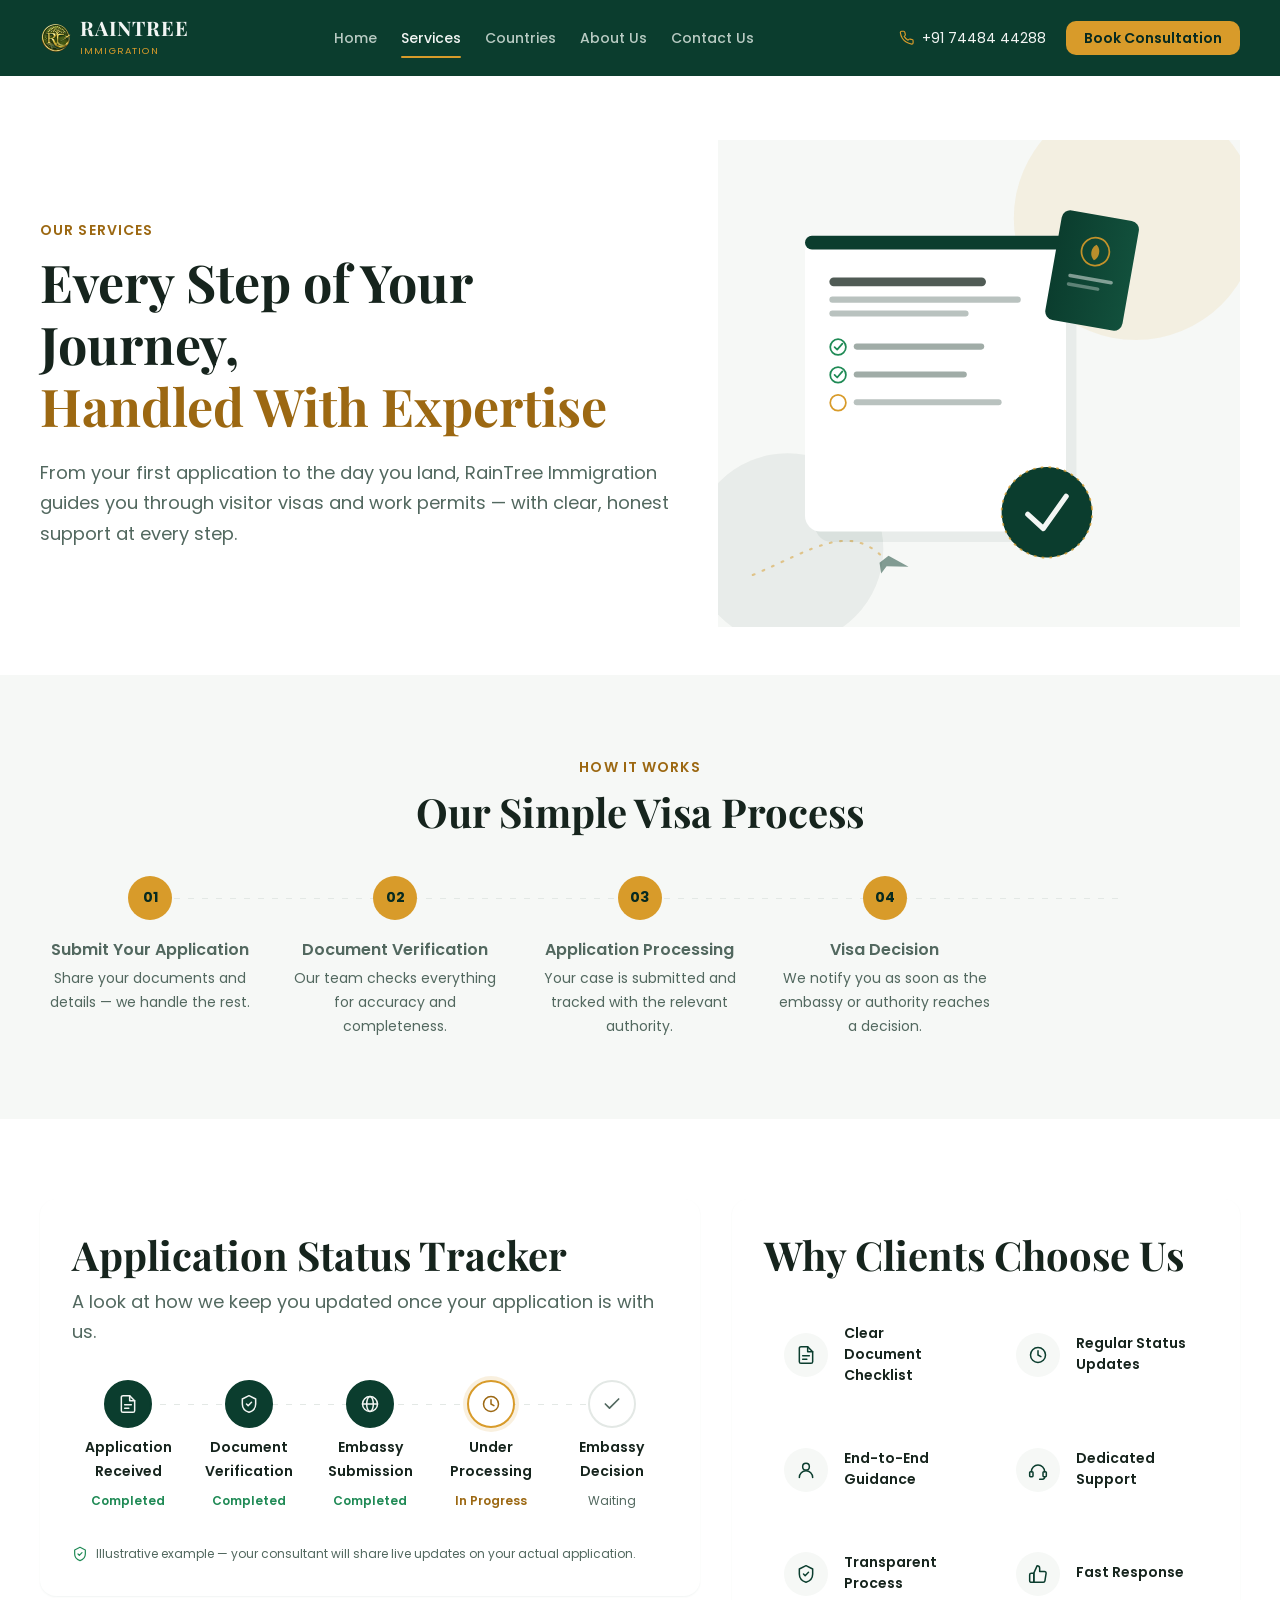
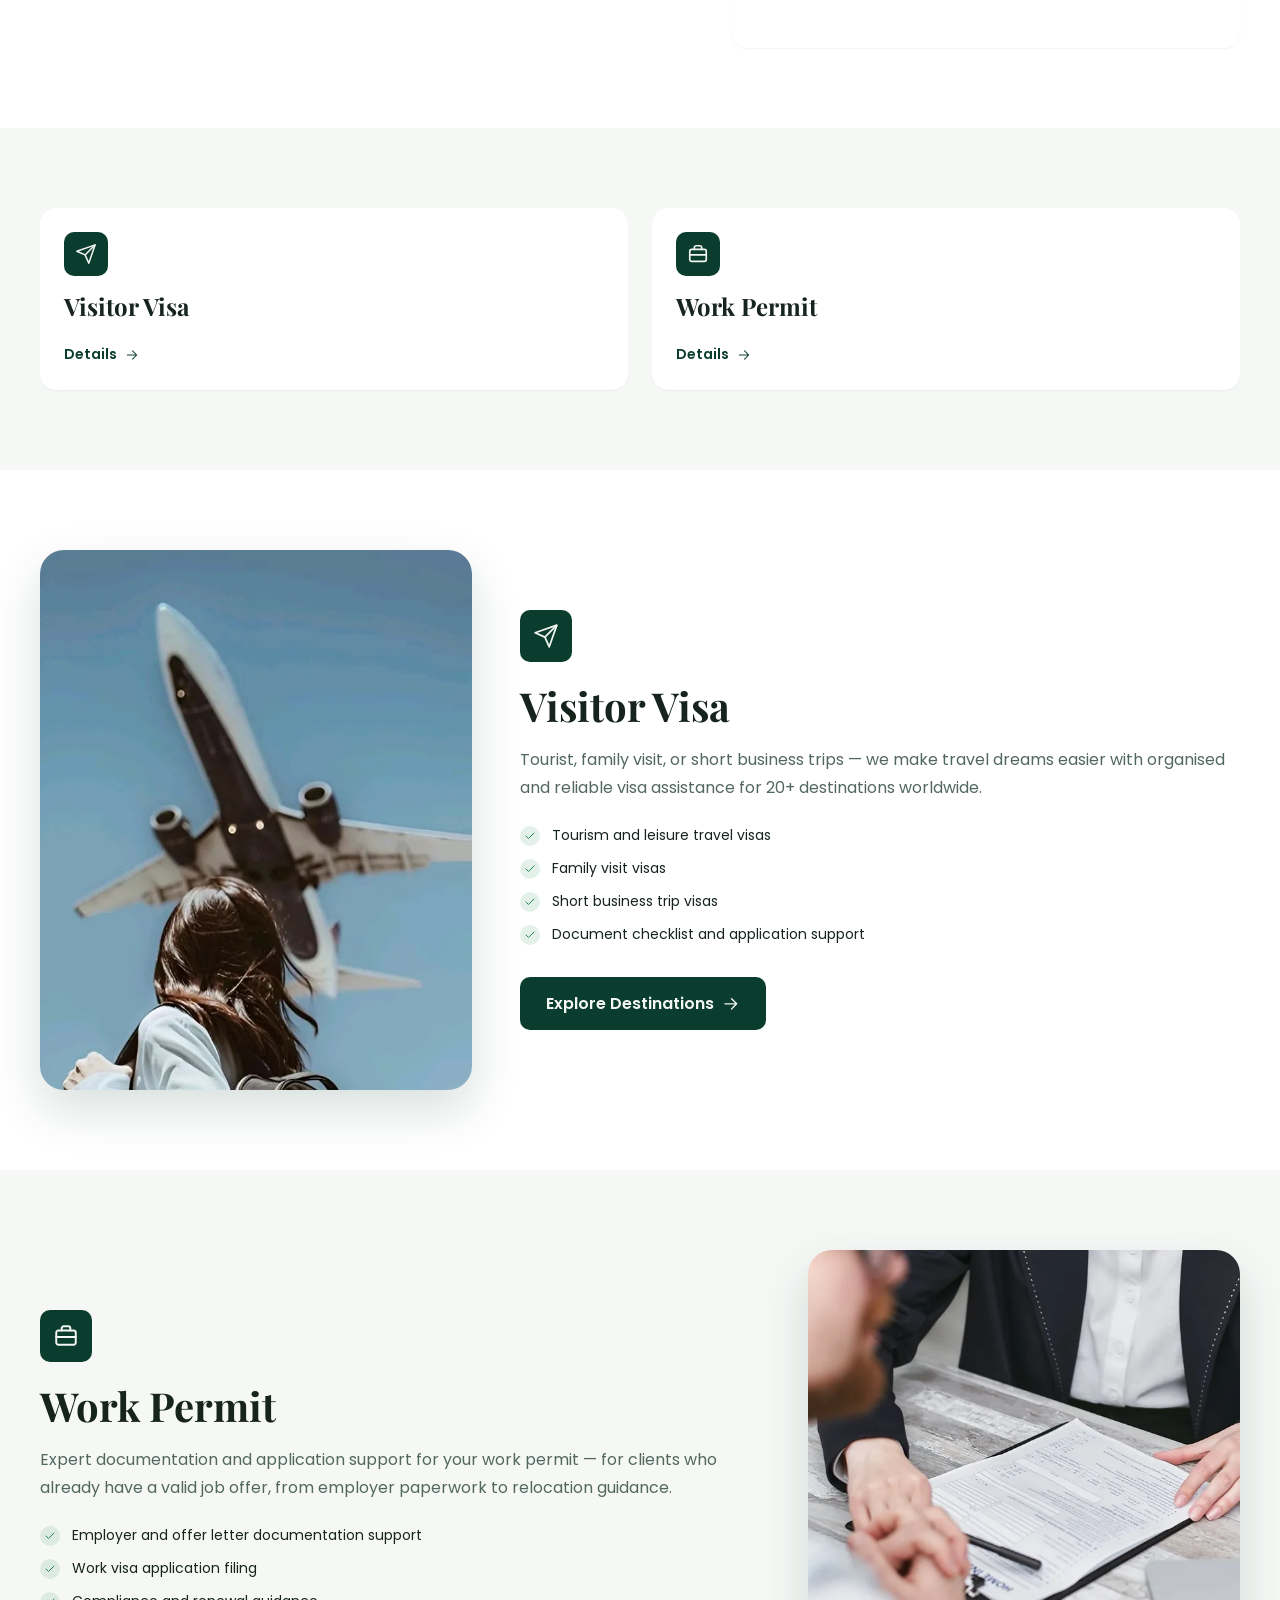
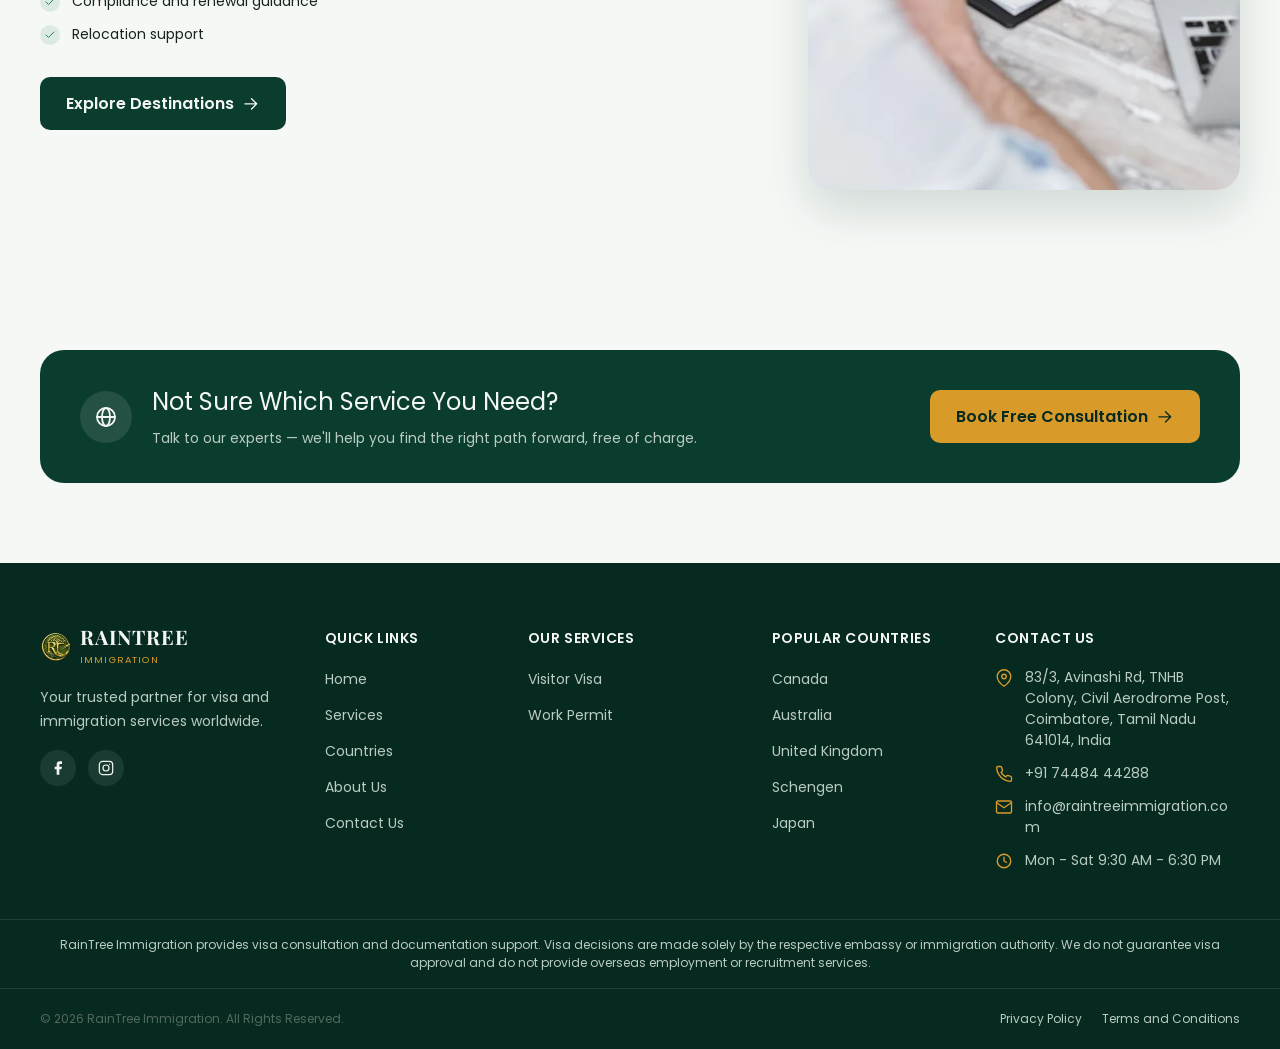
<file: services.html>
<!DOCTYPE html>
<html lang="en">
<head>
  <!-- Google Tag Manager -->
  <script>(function(w,d,s,l,i){w[l]=w[l]||[];w[l].push({'gtm.start':
  new Date().getTime(),event:'gtm.js'});var f=d.getElementsByTagName(s)[0],
  j=d.createElement(s),dl=l!='dataLayer'?'&l='+l:'';j.async=true;j.src=
  'https://www.googletagmanager.com/gtm.js?id='+i+dl;f.parentNode.insertBefore(j,f);
  })(window,document,'script','dataLayer','GTM-TJFBRXGH');</script>
  <!-- End Google Tag Manager -->

  <meta charset="UTF-8" />
  <meta name="viewport" content="width=device-width, initial-scale=1.0" />

  <!-- Meta Pixel Code -->
  <script>
  !function(f,b,e,v,n,t,s)
  {if(f.fbq)return;n=f.fbq=function(){n.callMethod?
  n.callMethod.apply(n,arguments):n.queue.push(arguments)};
  if(!f._fbq)f._fbq=n;n.push=n;n.loaded=!0;n.version='2.0';
  n.queue=[];t=b.createElement(e);t.async=!0;
  t.src=v;s=b.getElementsByTagName(e)[0];
  s.parentNode.insertBefore(t,s)}(window, document,'script',
  'https://connect.facebook.net/en_US/fbevents.js');
  fbq('init', '1410484717248402');
  fbq('track', 'PageView');
  </script>
  <noscript><img height="1" width="1" style="display:none"
  src="https://www.facebook.com/tr?id=1410484717248402&ev=PageView&noscript=1"
  /></noscript>
  <!-- End Meta Pixel Code -->
  <!-- Meta Domain Verification -->
  <meta name="facebook-domain-verification" content="7po4wud5i5a473cfw3w0y4jpmnxrk3" />
  <!-- End Meta Domain Verification -->
  <title>Our Services | RainTree Immigration</title>
  <meta
    name="description"
    content="Visitor visas and work permits — explore RainTree Immigration's visa services, requirements, and application support."
  />
  <meta name="theme-color" content="#0B3D2E" />
  <link rel="canonical" href="https://raintreeimmigration.com/services.html" />

  <!-- Social Meta -->
  <meta property="og:type" content="website" />
  <meta property="og:site_name" content="RainTree Immigration" />
  <meta property="og:title" content="Our Services | RainTree Immigration" />
  <meta property="og:description" content="Visitor visas and work permits — explore RainTree Immigration's visa services, requirements, and application support." />
  <meta property="og:url" content="https://raintreeimmigration.com/services.html" />
  <meta property="og:image" content="https://raintreeimmigration.com/assets/images/og/og-default.jpg" />
  <meta property="og:image:width" content="1200" />
  <meta property="og:image:height" content="630" />
  <meta property="og:image:alt" content="RainTree Immigration logo" />
  <meta property="og:locale" content="en_IN" />

  <meta name="twitter:card" content="summary_large_image" />
  <meta name="twitter:title" content="Our Services | RainTree Immigration" />
  <meta name="twitter:description" content="Visitor visas and work permits — explore RainTree Immigration's visa services, requirements, and application support." />
  <meta name="twitter:image" content="https://raintreeimmigration.com/assets/images/og/og-default.jpg" />
  <!-- End Social Meta -->

  <link rel="icon" type="image/png" sizes="32x32" href="assets/images/brand/favicon-32.png" />
  <link rel="icon" type="image/png" sizes="180x180" href="assets/images/brand/favicon-180.png" />
  <link rel="apple-touch-icon" href="assets/images/brand/apple-touch-icon.png" />
  <link rel="manifest" href="site.webmanifest" />

  <link rel="preconnect" href="https://fonts.googleapis.com" />
  <link rel="preconnect" href="https://fonts.gstatic.com" crossorigin />
  <link
    href="https://fonts.googleapis.com/css2?family=Playfair+Display:wght@700;800&family=Poppins:wght@400;500;600;700&display=swap"
    rel="stylesheet"
  />

  <link rel="stylesheet" href="src/css/main.css" />
  <link rel="stylesheet" href="src/css/pages/services.css" />

  <script type="application/ld+json">
  {
    "@context": "https://schema.org",
    "@type": "TravelAgency",
    "name": "RainTree Immigration",
    "image": "https://raintreeimmigration.com/assets/images/brand/logo-full-480.png",
    "logo": "https://raintreeimmigration.com/assets/images/brand/logo-mark-256.png",
    "url": "https://raintreeimmigration.com/",
    "telephone": "+91-74484-44288",
    "email": "info@raintreeimmigration.com",
    "address": {
      "@type": "PostalAddress",
      "streetAddress": "83/3, Avinashi Rd, TNHB Colony, Civil Aerodrome Post",
      "addressLocality": "Coimbatore",
      "addressRegion": "Tamil Nadu",
      "postalCode": "641014",
      "addressCountry": "IN"
    },
    "openingHoursSpecification": {
      "@type": "OpeningHoursSpecification",
      "dayOfWeek": ["Monday", "Tuesday", "Wednesday", "Thursday", "Friday", "Saturday"],
      "opens": "09:30",
      "closes": "18:30"
    },
    "sameAs": []
  }
  </script>

  <script type="application/ld+json">
  {
    "@context": "https://schema.org",
    "@type": "ItemList",
    "itemListElement": [
      { "@type": "Service", "position": 1, "name": "Visitor Visa", "url": "https://raintreeimmigration.com/services.html#visitor-visa" },
      { "@type": "Service", "position": 2, "name": "Work Permit", "url": "https://raintreeimmigration.com/services.html#work-permit" }
    ]
  }
  </script>
</head>
<body>
  <!-- Google Tag Manager (noscript) -->
  <noscript><iframe src="https://www.googletagmanager.com/ns.html?id=GTM-TJFBRXGH"
  height="0" width="0" style="display:none;visibility:hidden"></iframe></noscript>
  <!-- End Google Tag Manager (noscript) -->

  <a class="skip-link" href="#main-content">Skip to main content</a>

  <header class="site-header">
    <div class="site-header__inner">
      <a class="site-logo" href="index.html">
        <picture>
          <source type="image/webp" srcset="assets/images/brand/logo-mark-64.webp 1x, assets/images/brand/logo-mark-128.webp 2x" />
          <img
            class="site-logo__mark"
            src="assets/images/brand/logo-mark-64.png"
            srcset="assets/images/brand/logo-mark-64.png 1x, assets/images/brand/logo-mark-128.png 2x"
            width="32"
            height="32"
            alt=""
          />
        </picture>
        <span>
          <span class="site-logo__name">RAINTREE</span>
          <span class="site-logo__tagline">IMMIGRATION</span>
        </span>
      </a>

      <button type="button" class="nav-toggle" aria-expanded="false" aria-controls="main-nav">
        <span class="visually-hidden">Toggle navigation menu</span>
        <span class="nav-toggle__bar" aria-hidden="true"></span>
        <span class="nav-toggle__bar" aria-hidden="true"></span>
        <span class="nav-toggle__bar" aria-hidden="true"></span>
      </button>

      <nav class="main-nav" id="main-nav" aria-label="Primary">
        <ul class="main-nav__list" role="list">
          <li><a class="main-nav__link" href="index.html">Home</a></li>
          <li><a class="main-nav__link" href="services.html" aria-current="page">Services</a></li>
          <li><a class="main-nav__link" href="countries.html">Countries</a></li>
          <li><a class="main-nav__link" href="about.html">About Us</a></li>
          <li><a class="main-nav__link" href="contact.html">Contact Us</a></li>
        </ul>
      </nav>

      <div class="site-header__actions">
        <a class="site-header__phone" href="tel:+917448444288">
          <svg aria-hidden="true"><use href="assets/icons/sprite.svg#icon-phone"></use></svg>
          <span>+91 74484 44288</span>
        </a>
        <a class="btn btn--accent btn--sm" href="contact.html">Book Consultation</a>
      </div>
    </div>
  </header>

  <main id="main-content">
    <!-- Hero -->
    <section class="services-hero">
      <div class="container">
        <div class="services-hero__grid">
          <div>
            <p class="eyebrow">Our Services</p>
            <h1 class="services-hero__title">Every Step of Your Journey,<br /><span class="accent">Handled With Expertise</span></h1>
            <p class="text-lead">
              From your first application to the day you land, RainTree Immigration guides you through visitor visas
              and work permits — with clear, honest support at every step.
            </p>
          </div>
          <div class="services-hero__media">
            <svg viewBox="0 0 600 560" width="600" height="560" aria-hidden="true">
              <defs>
                <linearGradient id="svcPassport" x1="0%" y1="0%" x2="100%" y2="0%">
                  <stop offset="0%" stop-color="#0B3D2E" />
                  <stop offset="100%" stop-color="#12503C" />
                </linearGradient>
              </defs>

              <rect x="0" y="0" width="600" height="560" fill="#F6F8F6" />
              <circle cx="480" cy="90" r="140" fill="#D89B2A" opacity="0.10" />
              <circle cx="80" cy="470" r="110" fill="#0B3D2E" opacity="0.06" />

              <path
                d="M40 500 C 110 470, 150 440, 190 480"
                fill="none"
                stroke="#D89B2A"
                stroke-width="2.5"
                stroke-linecap="round"
                stroke-dasharray="2 10"
                opacity="0.5"
              />
              <g transform="translate(196,478) rotate(20)">
                <path d="M0 0 L26 4 L2 12 L-1 22 L-7 11 Z" fill="#0B3D2E" opacity="0.5" />
              </g>

              <rect x="118" y="128" width="300" height="8" rx="4" fill="#0B3D2E" opacity="0.85" />
              <rect x="108" y="118" width="300" height="340" rx="18" fill="#0000" />
              <rect x="112" y="122" width="300" height="340" rx="18" fill="#0B3D2E" opacity="0.06" />
              <rect x="100" y="110" width="300" height="340" rx="18" fill="#FFFFFF" />
              <rect x="100" y="110" width="300" height="16" rx="8" fill="#0B3D2E" />

              <rect x="128" y="158" width="180" height="10" rx="5" fill="#16241D" opacity="0.75" />
              <rect x="128" y="180" width="220" height="7" rx="3.5" fill="#52685F" opacity="0.4" />
              <rect x="128" y="196" width="160" height="7" rx="3.5" fill="#52685F" opacity="0.4" />

              <g>
                <circle cx="138" cy="238" r="9" fill="none" stroke="#1F8A55" stroke-width="2" />
                <path d="M134 238 L137 241 L143 234" fill="none" stroke="#1F8A55" stroke-width="2" stroke-linecap="round" stroke-linejoin="round" />
                <rect x="156" y="234" width="150" height="7" rx="3.5" fill="#52685F" opacity="0.55" />

                <circle cx="138" cy="270" r="9" fill="none" stroke="#1F8A55" stroke-width="2" />
                <path d="M134 270 L137 273 L143 266" fill="none" stroke="#1F8A55" stroke-width="2" stroke-linecap="round" stroke-linejoin="round" />
                <rect x="156" y="266" width="130" height="7" rx="3.5" fill="#52685F" opacity="0.55" />

                <circle cx="138" cy="302" r="9" fill="none" stroke="#D89B2A" stroke-width="2" />
                <rect x="156" y="298" width="170" height="7" rx="3.5" fill="#52685F" opacity="0.4" />
              </g>

              <g transform="translate(430,150) rotate(10)">
                <rect x="-45" y="-64" width="90" height="128" rx="10" fill="url(#svcPassport)" />
                <circle cx="0" cy="-22" r="16" fill="none" stroke="#D89B2A" stroke-width="2" opacity="0.9" />
                <path d="M0 -30 C 6 -26, 6 -16, 0 -12 C -6 -16, -6 -26, 0 -30 Z" fill="#D89B2A" opacity="0.85" />
                <rect x="-26" y="8" width="52" height="4" rx="2" fill="#F3F6F4" opacity="0.5" />
                <rect x="-26" y="18" width="38" height="4" rx="2" fill="#F3F6F4" opacity="0.35" />
              </g>

              <g transform="translate(378,428) rotate(-6)">
                <circle r="52" fill="#0B3D2E" />
                <circle r="52" fill="none" stroke="#D89B2A" stroke-width="2" stroke-dasharray="3 6" opacity="0.8" />
                <path d="M-22 0 L-6 18 L24 -16" fill="none" stroke="#F3F6F4" stroke-width="6" stroke-linecap="round" stroke-linejoin="round" />
              </g>
            </svg>
          </div>
        </div>
      </div>
    </section>

    <!-- Our simple process -->
    <section class="section section--alt" aria-labelledby="process-heading">
      <div class="container">
        <div class="section-header section-header--center">
          <p class="eyebrow">How It Works</p>
          <h2 id="process-heading">Our Simple Visa Process</h2>
        </div>

        <ol class="process-steps" role="list">
          <li class="process-step">
            <span class="process-step__number" aria-hidden="true">01</span>
            <p class="process-step__title">Submit Your Application</p>
            <p class="process-step__desc">Share your documents and details — we handle the rest.</p>
          </li>
          <li class="process-step">
            <span class="process-step__number" aria-hidden="true">02</span>
            <p class="process-step__title">Document Verification</p>
            <p class="process-step__desc">Our team checks everything for accuracy and completeness.</p>
          </li>
          <li class="process-step">
            <span class="process-step__number" aria-hidden="true">03</span>
            <p class="process-step__title">Application Processing</p>
            <p class="process-step__desc">Your case is submitted and tracked with the relevant authority.</p>
          </li>
          <li class="process-step">
            <span class="process-step__number" aria-hidden="true">04</span>
            <p class="process-step__title">Visa Decision</p>
            <p class="process-step__desc">We notify you as soon as the embassy or authority reaches a decision.</p>
          </li>
        </ol>
      </div>
    </section>

    <!-- Application status tracker + why choose us -->
    <section class="section services-trust-section" aria-labelledby="tracker-heading">
      <div class="container">
        <div class="services-trust">
          <div class="card services-trust__panel">
            <h2 id="tracker-heading" class="services-trust__title">Application Status Tracker</h2>
            <p class="text-lead" style="margin-bottom: var(--space-8);">
              A look at how we keep you updated once your application is with us.
            </p>

            <ol class="status-tracker" role="list">
              <li class="status-tracker__step status-tracker__step--done">
                <span class="status-tracker__icon" aria-hidden="true"><svg><use href="assets/icons/sprite.svg#icon-document"></use></svg></span>
                <p class="status-tracker__label">Application Received</p>
                <p class="status-tracker__status">Completed</p>
              </li>
              <li class="status-tracker__step status-tracker__step--done">
                <span class="status-tracker__icon" aria-hidden="true"><svg><use href="assets/icons/sprite.svg#icon-shield-check"></use></svg></span>
                <p class="status-tracker__label">Document Verification</p>
                <p class="status-tracker__status">Completed</p>
              </li>
              <li class="status-tracker__step status-tracker__step--done">
                <span class="status-tracker__icon" aria-hidden="true"><svg><use href="assets/icons/sprite.svg#icon-globe"></use></svg></span>
                <p class="status-tracker__label">Embassy Submission</p>
                <p class="status-tracker__status">Completed</p>
              </li>
              <li class="status-tracker__step status-tracker__step--active">
                <span class="status-tracker__icon" aria-hidden="true"><svg><use href="assets/icons/sprite.svg#icon-clock"></use></svg></span>
                <p class="status-tracker__label">Under Processing</p>
                <p class="status-tracker__status">In Progress</p>
              </li>
              <li class="status-tracker__step">
                <span class="status-tracker__icon" aria-hidden="true"><svg><use href="assets/icons/sprite.svg#icon-check"></use></svg></span>
                <p class="status-tracker__label">Embassy Decision</p>
                <p class="status-tracker__status">Waiting</p>
              </li>
            </ol>

            <p class="form-note" style="margin-top: var(--space-8);">
              <svg aria-hidden="true"><use href="assets/icons/sprite.svg#icon-shield-check"></use></svg>
              Illustrative example — your consultant will share live updates on your actual application.
            </p>
          </div>

          <div class="card services-trust__panel">
            <h2 class="services-trust__title">Why Clients Choose Us</h2>
            <ul class="grid grid--2" role="list" style="gap: var(--space-5); margin-top: var(--space-6);">
              <li class="info-card">
                <span class="info-card__icon" aria-hidden="true"><svg><use href="assets/icons/sprite.svg#icon-document"></use></svg></span>
                <span class="info-card__label">Clear Document Checklist</span>
              </li>
              <li class="info-card">
                <span class="info-card__icon" aria-hidden="true"><svg><use href="assets/icons/sprite.svg#icon-clock"></use></svg></span>
                <span class="info-card__label">Regular Status Updates</span>
              </li>
              <li class="info-card">
                <span class="info-card__icon" aria-hidden="true"><svg><use href="assets/icons/sprite.svg#icon-user"></use></svg></span>
                <span class="info-card__label">End-to-End Guidance</span>
              </li>
              <li class="info-card">
                <span class="info-card__icon" aria-hidden="true"><svg><use href="assets/icons/sprite.svg#icon-headset"></use></svg></span>
                <span class="info-card__label">Dedicated Support</span>
              </li>
              <li class="info-card">
                <span class="info-card__icon" aria-hidden="true"><svg><use href="assets/icons/sprite.svg#icon-shield-check"></use></svg></span>
                <span class="info-card__label">Transparent Process</span>
              </li>
              <li class="info-card">
                <span class="info-card__icon" aria-hidden="true"><svg><use href="assets/icons/sprite.svg#icon-thumbs-up"></use></svg></span>
                <span class="info-card__label">Fast Response</span>
              </li>
            </ul>
          </div>
        </div>
      </div>
    </section>

    <!-- Quick overview -->
    <section class="section section--alt" aria-labelledby="overview-heading">
      <div class="container">
        <h2 id="overview-heading" class="visually-hidden">Services Overview</h2>
        <ul class="grid grid--2" role="list">
          <li class="card card--hoverable service-card">
            <div class="service-card__body">
              <span class="service-card__icon" aria-hidden="true"><svg><use href="assets/icons/sprite.svg#icon-plane"></use></svg></span>
              <h3 class="service-card__title">Visitor Visa</h3>
              <a class="service-card__link link-arrow" href="#visitor-visa">
                Details
                <svg aria-hidden="true"><use href="assets/icons/sprite.svg#icon-arrow-right"></use></svg>
              </a>
            </div>
          </li>
          <li class="card card--hoverable service-card">
            <div class="service-card__body">
              <span class="service-card__icon" aria-hidden="true"><svg><use href="assets/icons/sprite.svg#icon-briefcase"></use></svg></span>
              <h3 class="service-card__title">Work Permit</h3>
              <a class="service-card__link link-arrow" href="#work-permit">
                Details
                <svg aria-hidden="true"><use href="assets/icons/sprite.svg#icon-arrow-right"></use></svg>
              </a>
            </div>
          </li>
        </ul>
      </div>
    </section>

    <!-- Visitor Visa -->
    <section class="section" id="visitor-visa" aria-labelledby="visitor-visa-heading">
      <div class="container">
        <div class="detail-row detail-row--portrait">
          <div class="detail-row__media">
            <picture>
              <source
                type="image/webp"
                srcset="
                  assets/images/services/visitor-visa-640.webp   640w,
                  assets/images/services/visitor-visa-960.webp   960w,
                  assets/images/services/visitor-visa-1280.webp 1280w
                "
                sizes="(max-width: 1023px) 100vw, 40vw"
              />
              <img
                src="assets/images/services/visitor-visa-960.jpg"
                srcset="
                  assets/images/services/visitor-visa-640.jpg   640w,
                  assets/images/services/visitor-visa-960.jpg   960w,
                  assets/images/services/visitor-visa-1280.jpg 1280w
                "
                sizes="(max-width: 1023px) 100vw, 40vw"
                width="960"
                height="1200"
                alt=""
                loading="lazy"
                decoding="async"
              />
            </picture>
          </div>
          <div class="detail-row__content">
            <span class="detail-row__icon" aria-hidden="true"><svg><use href="assets/icons/sprite.svg#icon-plane"></use></svg></span>
            <h2 id="visitor-visa-heading" class="detail-row__title">Visitor Visa</h2>
            <p class="detail-row__desc">
              Tourist, family visit, or short business trips — we make travel dreams easier with organised and
              reliable visa assistance for 20+ destinations worldwide.
            </p>
            <ul class="checklist" role="list">
              <li class="checklist__item">
                <span class="checklist__icon" aria-hidden="true"><svg><use href="assets/icons/sprite.svg#icon-check"></use></svg></span>
                <span>Tourism and leisure travel visas</span>
              </li>
              <li class="checklist__item">
                <span class="checklist__icon" aria-hidden="true"><svg><use href="assets/icons/sprite.svg#icon-check"></use></svg></span>
                <span>Family visit visas</span>
              </li>
              <li class="checklist__item">
                <span class="checklist__icon" aria-hidden="true"><svg><use href="assets/icons/sprite.svg#icon-check"></use></svg></span>
                <span>Short business trip visas</span>
              </li>
              <li class="checklist__item">
                <span class="checklist__icon" aria-hidden="true"><svg><use href="assets/icons/sprite.svg#icon-check"></use></svg></span>
                <span>Document checklist and application support</span>
              </li>
            </ul>
            <a class="btn btn--primary" href="countries.html">
              Explore Destinations
              <svg aria-hidden="true"><use href="assets/icons/sprite.svg#icon-arrow-right"></use></svg>
            </a>
          </div>
        </div>
      </div>
    </section>

    <!-- Work Permit -->
    <section class="section section--alt" id="work-permit" aria-labelledby="work-permit-heading">
      <div class="container">
        <div class="detail-row detail-row--reverse detail-row--portrait">
          <div class="detail-row__media">
            <picture>
              <source
                type="image/webp"
                srcset="
                  assets/images/services/work-permit-640.webp   640w,
                  assets/images/services/work-permit-960.webp   960w,
                  assets/images/services/work-permit-1280.webp 1280w
                "
                sizes="(max-width: 1023px) 100vw, 40vw"
              />
              <img
                src="assets/images/services/work-permit-960.jpg"
                srcset="
                  assets/images/services/work-permit-640.jpg   640w,
                  assets/images/services/work-permit-960.jpg   960w,
                  assets/images/services/work-permit-1280.jpg 1280w
                "
                sizes="(max-width: 1023px) 100vw, 40vw"
                width="960"
                height="1200"
                alt=""
                loading="lazy"
                decoding="async"
              />
            </picture>
          </div>
          <div class="detail-row__content">
            <span class="detail-row__icon" aria-hidden="true"><svg><use href="assets/icons/sprite.svg#icon-briefcase"></use></svg></span>
            <h2 id="work-permit-heading" class="detail-row__title">Work Permit</h2>
            <p class="detail-row__desc">
              Expert documentation and application support for your work permit — for clients who already have a
              valid job offer, from employer paperwork to relocation guidance.
            </p>
            <ul class="checklist" role="list">
              <li class="checklist__item">
                <span class="checklist__icon" aria-hidden="true"><svg><use href="assets/icons/sprite.svg#icon-check"></use></svg></span>
                <span>Employer and offer letter documentation support</span>
              </li>
              <li class="checklist__item">
                <span class="checklist__icon" aria-hidden="true"><svg><use href="assets/icons/sprite.svg#icon-check"></use></svg></span>
                <span>Work visa application filing</span>
              </li>
              <li class="checklist__item">
                <span class="checklist__icon" aria-hidden="true"><svg><use href="assets/icons/sprite.svg#icon-check"></use></svg></span>
                <span>Compliance and renewal guidance</span>
              </li>
              <li class="checklist__item">
                <span class="checklist__icon" aria-hidden="true"><svg><use href="assets/icons/sprite.svg#icon-check"></use></svg></span>
                <span>Relocation support</span>
              </li>
            </ul>
            <a class="btn btn--primary" href="countries.html?service=work-permit">
              Explore Destinations
              <svg aria-hidden="true"><use href="assets/icons/sprite.svg#icon-arrow-right"></use></svg>
            </a>
          </div>
        </div>
      </div>
    </section>

    <!-- CTA banner -->
    <section class="section section--alt" style="padding-top: var(--space-20);">
      <div class="container">
        <div class="cta-banner">
          <div class="cta-banner__content">
            <span class="cta-banner__icon" aria-hidden="true">
              <svg><use href="assets/icons/sprite.svg#icon-globe"></use></svg>
            </span>
            <div>
              <p class="cta-banner__title">Not Sure Which Service You Need?</p>
              <p class="cta-banner__text">Talk to our experts — we'll help you find the right path forward, free of charge.</p>
            </div>
          </div>
          <div class="cta-banner__actions">
            <a class="btn btn--accent" href="contact.html">
              Book Free Consultation
              <svg aria-hidden="true"><use href="assets/icons/sprite.svg#icon-arrow-right"></use></svg>
            </a>
          </div>
        </div>
      </div>
    </section>
  </main>

  <footer class="site-footer">
    <div class="site-footer__main">
      <div>
        <a class="site-logo" href="index.html">
          <picture>
            <source type="image/webp" srcset="assets/images/brand/logo-mark-64.webp 1x, assets/images/brand/logo-mark-128.webp 2x" />
            <img
              class="site-logo__mark"
              src="assets/images/brand/logo-mark-64.png"
              srcset="assets/images/brand/logo-mark-64.png 1x, assets/images/brand/logo-mark-128.png 2x"
              width="30"
              height="30"
              alt=""
            />
          </picture>
          <span>
            <span class="site-logo__name">RAINTREE</span>
            <span class="site-logo__tagline">IMMIGRATION</span>
          </span>
        </a>
        <p class="footer-brand__desc">Your trusted partner for visa and immigration services worldwide.</p>
        <div class="footer-brand__social" role="list">
          <a
            href="https://www.facebook.com/profile.php?id=61591044190439"
            aria-label="RainTree Immigration on Facebook (opens in a new tab)"
            target="_blank"
            rel="noopener noreferrer"
          ><svg aria-hidden="true"><use href="assets/icons/sprite.svg#icon-facebook"></use></svg></a>
          <a
            href="https://www.instagram.com/raintreeimmigrationofficial/"
            aria-label="RainTree Immigration on Instagram (opens in a new tab)"
            target="_blank"
            rel="noopener noreferrer"
          ><svg aria-hidden="true"><use href="assets/icons/sprite.svg#icon-instagram"></use></svg></a>
        </div>
      </div>

      <div>
        <p class="footer-col__title">Quick Links</p>
        <ul class="footer-col__list" role="list">
          <li><a href="index.html">Home</a></li>
          <li><a href="services.html">Services</a></li>
          <li><a href="countries.html">Countries</a></li>
          <li><a href="about.html">About Us</a></li>
          <li><a href="contact.html">Contact Us</a></li>
        </ul>
      </div>

      <div>
        <p class="footer-col__title">Our Services</p>
        <ul class="footer-col__list" role="list">
          <li><a href="services.html#visitor-visa">Visitor Visa</a></li>
          <li><a href="services.html#work-permit">Work Permit</a></li>
        </ul>
      </div>

      <div>
        <p class="footer-col__title">Popular Countries</p>
        <ul class="footer-col__list" role="list" data-footer-countries>
          <li>Loading…</li>
        </ul>
      </div>

      <div>
        <p class="footer-col__title">Contact Us</p>
        <ul class="footer-col__list" role="list">
          <li class="footer-contact-item">
            <svg aria-hidden="true"><use href="assets/icons/sprite.svg#icon-map-pin"></use></svg>
            <span>83/3, Avinashi Rd, TNHB Colony, Civil Aerodrome Post, Coimbatore, Tamil Nadu 641014, India</span>
          </li>
          <li class="footer-contact-item">
            <svg aria-hidden="true"><use href="assets/icons/sprite.svg#icon-phone"></use></svg>
            <a href="tel:+917448444288">+91 74484 44288</a>
          </li>
          <li class="footer-contact-item">
            <svg aria-hidden="true"><use href="assets/icons/sprite.svg#icon-mail"></use></svg>
            <a href="mailto:info@raintreeimmigration.com">info@raintreeimmigration.com</a>
          </li>
          <li class="footer-contact-item">
            <svg aria-hidden="true"><use href="assets/icons/sprite.svg#icon-clock"></use></svg>
            <span data-office-hours>Mon - Sat 9:30 AM - 6:30 PM</span>
          </li>
        </ul>
      </div>
    </div>

    <div class="site-footer__disclaimer">
      <div class="site-footer__disclaimer-inner">
        RainTree Immigration provides visa consultation and documentation support. Visa decisions are made solely
        by the respective embassy or immigration authority. We do not guarantee visa approval and do not provide
        overseas employment or recruitment services.
      </div>
    </div>

    <div class="site-footer__bottom">
      <div class="site-footer__bottom-inner">
        <p>&copy; <span data-copyright-year>2026</span> RainTree Immigration. All Rights Reserved.</p>
        <div class="site-footer__legal">
          <a href="privacy-policy.html">Privacy Policy</a>
          <a href="terms-and-conditions.html">Terms and Conditions</a>
        </div>
      </div>
    </div>
  </footer>

  <script type="module" src="src/js/pages/services.js"></script>
</body>
</html>
</file>
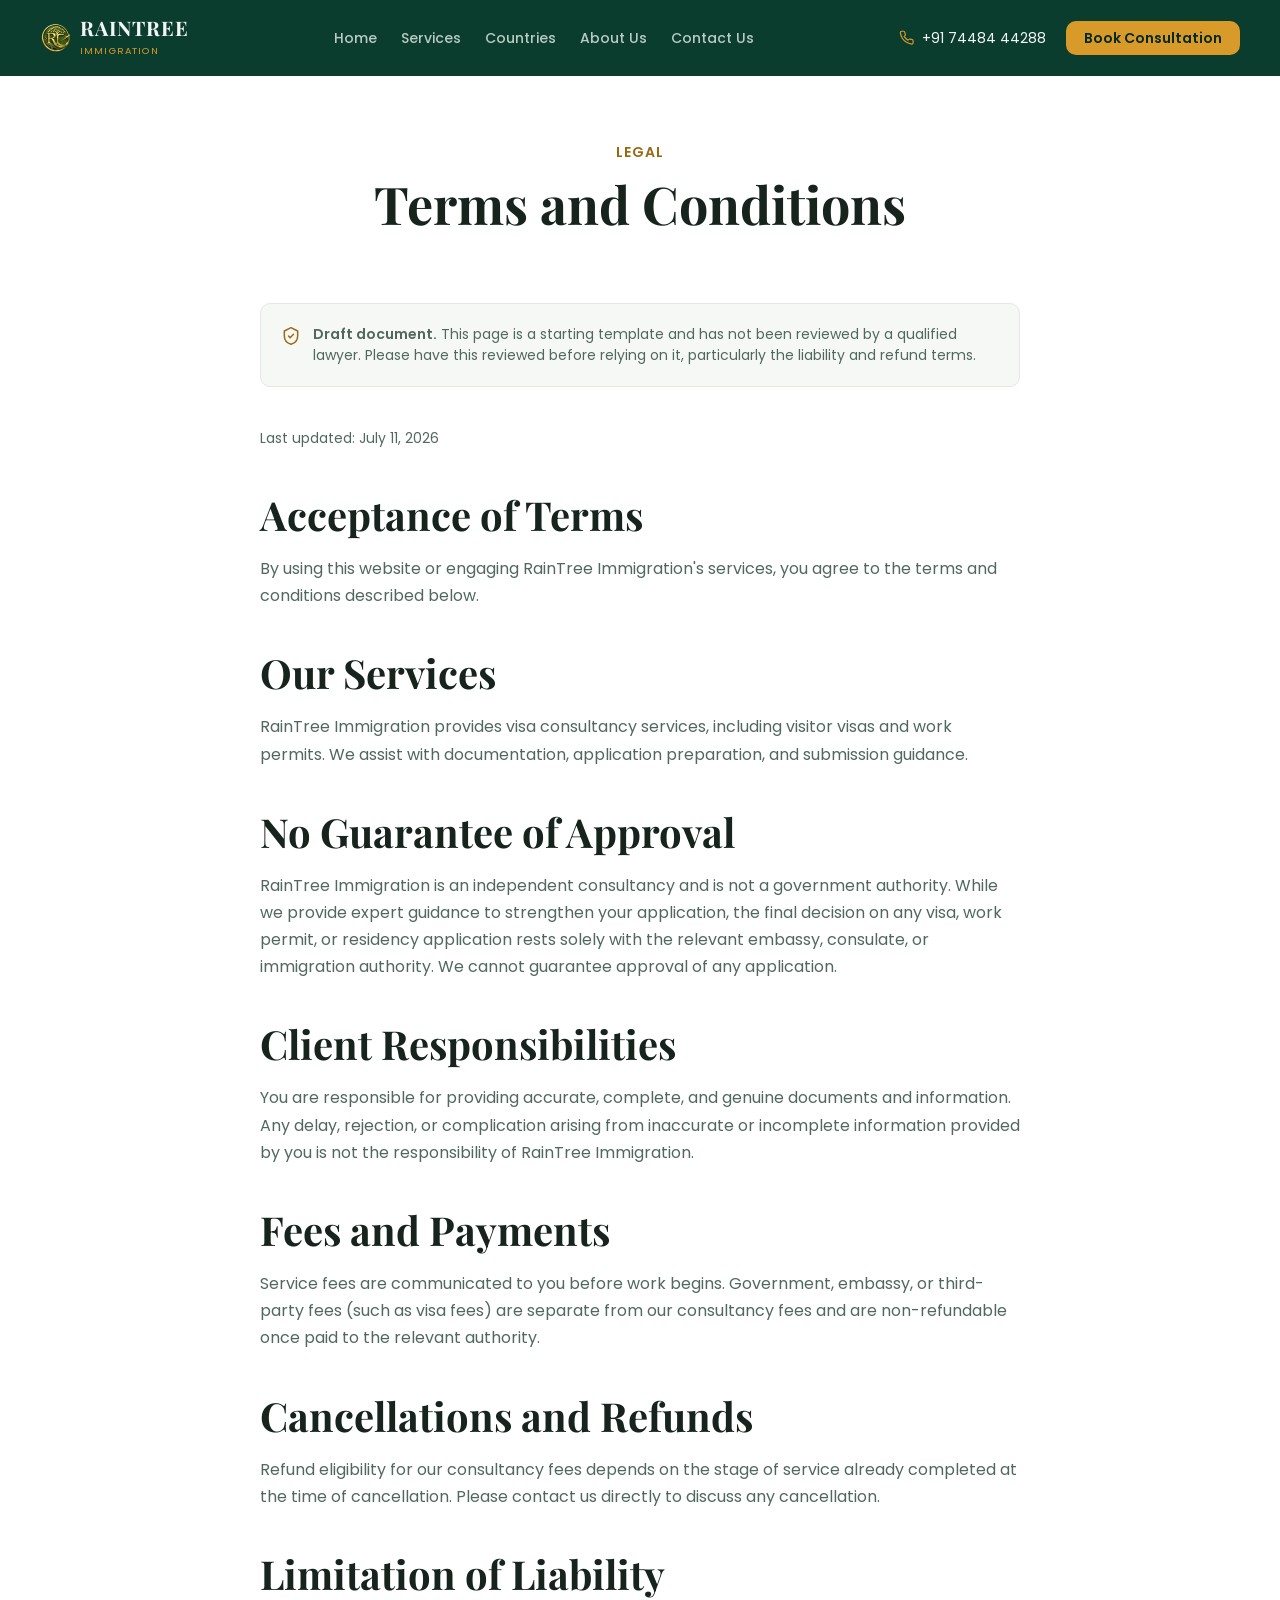
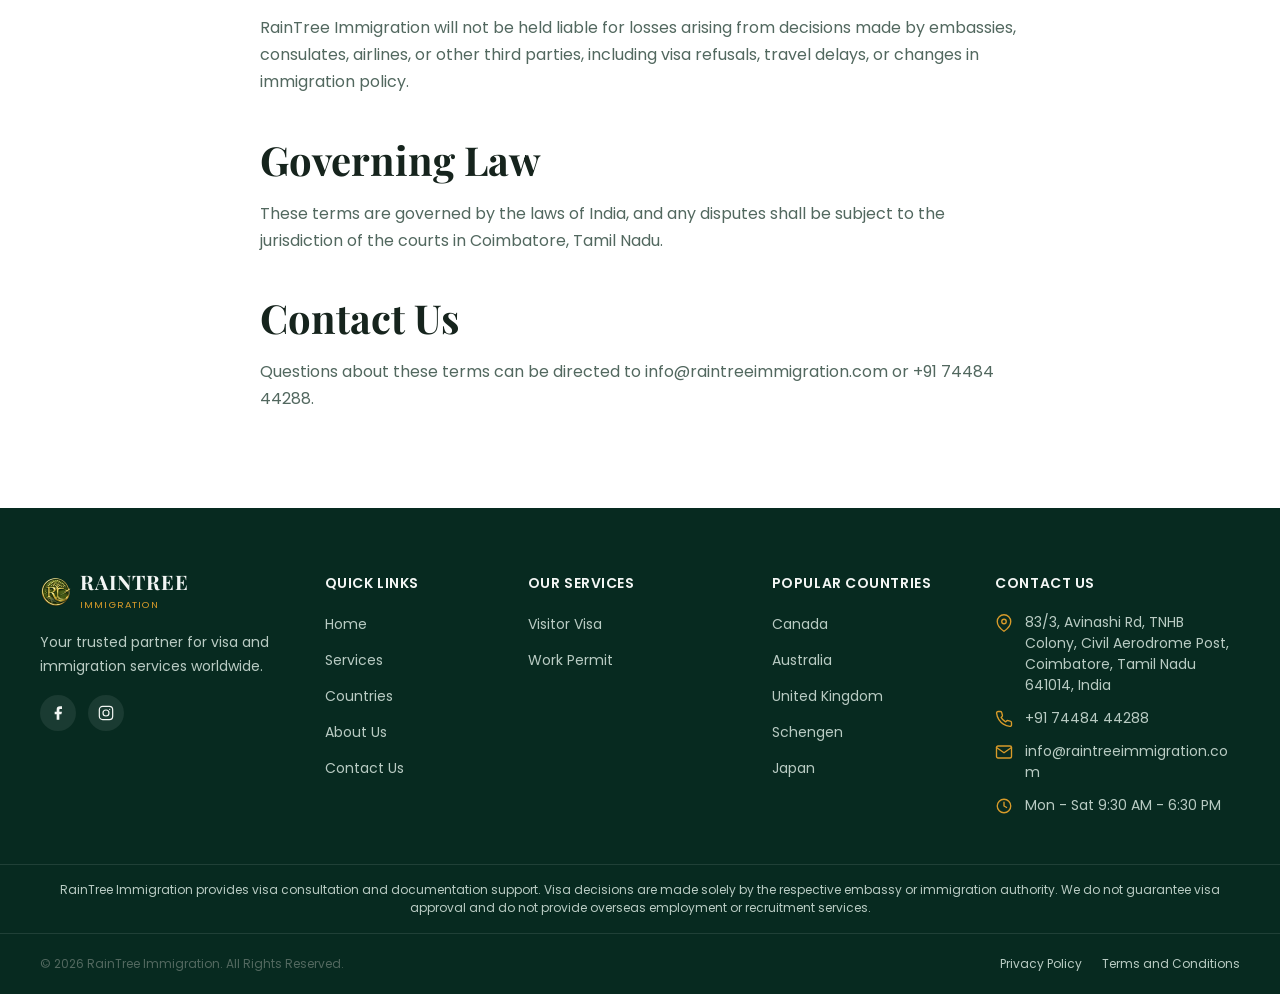
<file: terms-and-conditions.html>
<!DOCTYPE html>
<html lang="en">
<head>
  <!-- Google Tag Manager -->
  <script>(function(w,d,s,l,i){w[l]=w[l]||[];w[l].push({'gtm.start':
  new Date().getTime(),event:'gtm.js'});var f=d.getElementsByTagName(s)[0],
  j=d.createElement(s),dl=l!='dataLayer'?'&l='+l:'';j.async=true;j.src=
  'https://www.googletagmanager.com/gtm.js?id='+i+dl;f.parentNode.insertBefore(j,f);
  })(window,document,'script','dataLayer','GTM-TJFBRXGH');</script>
  <!-- End Google Tag Manager -->

  <meta charset="UTF-8" />
  <meta name="viewport" content="width=device-width, initial-scale=1.0" />

  <!-- Meta Pixel Code -->
  <script>
  !function(f,b,e,v,n,t,s)
  {if(f.fbq)return;n=f.fbq=function(){n.callMethod?
  n.callMethod.apply(n,arguments):n.queue.push(arguments)};
  if(!f._fbq)f._fbq=n;n.push=n;n.loaded=!0;n.version='2.0';
  n.queue=[];t=b.createElement(e);t.async=!0;
  t.src=v;s=b.getElementsByTagName(e)[0];
  s.parentNode.insertBefore(t,s)}(window, document,'script',
  'https://connect.facebook.net/en_US/fbevents.js');
  fbq('init', '1410484717248402');
  fbq('track', 'PageView');
  </script>
  <noscript><img height="1" width="1" style="display:none"
  src="https://www.facebook.com/tr?id=1410484717248402&ev=PageView&noscript=1"
  /></noscript>
  <!-- End Meta Pixel Code -->
  <!-- Meta Domain Verification -->
  <meta name="facebook-domain-verification" content="7po4wud5i5a473cfw3w0y4jpmnxrk3" />
  <!-- End Meta Domain Verification -->
  <title>Terms and Conditions | RainTree Immigration</title>
  <meta name="description" content="Terms and conditions for using RainTree Immigration's website and visa consultancy services." />
  <meta name="robots" content="noindex" />
  <meta name="theme-color" content="#0B3D2E" />
  <link rel="canonical" href="https://raintreeimmigration.com/terms-and-conditions.html" />

  <!-- Social Meta -->
  <meta property="og:type" content="website" />
  <meta property="og:site_name" content="RainTree Immigration" />
  <meta property="og:title" content="Terms and Conditions | RainTree Immigration" />
  <meta property="og:description" content="Terms and conditions for using RainTree Immigration's website and visa consultancy services." />
  <meta property="og:url" content="https://raintreeimmigration.com/terms-and-conditions.html" />
  <meta property="og:image" content="https://raintreeimmigration.com/assets/images/og/og-default.jpg" />
  <meta property="og:image:width" content="1200" />
  <meta property="og:image:height" content="630" />
  <meta property="og:image:alt" content="RainTree Immigration logo" />
  <meta property="og:locale" content="en_IN" />

  <meta name="twitter:card" content="summary_large_image" />
  <meta name="twitter:title" content="Terms and Conditions | RainTree Immigration" />
  <meta name="twitter:description" content="Terms and conditions for using RainTree Immigration's website and visa consultancy services." />
  <meta name="twitter:image" content="https://raintreeimmigration.com/assets/images/og/og-default.jpg" />
  <!-- End Social Meta -->

  <link rel="icon" type="image/png" sizes="32x32" href="assets/images/brand/favicon-32.png" />
  <link rel="icon" type="image/png" sizes="180x180" href="assets/images/brand/favicon-180.png" />
  <link rel="apple-touch-icon" href="assets/images/brand/apple-touch-icon.png" />
  <link rel="manifest" href="site.webmanifest" />

  <link rel="preconnect" href="https://fonts.googleapis.com" />
  <link rel="preconnect" href="https://fonts.gstatic.com" crossorigin />
  <link
    href="https://fonts.googleapis.com/css2?family=Playfair+Display:wght@700;800&family=Poppins:wght@400;500;600;700&display=swap"
    rel="stylesheet"
  />

  <link rel="stylesheet" href="src/css/main.css" />
  <link rel="stylesheet" href="src/css/pages/legal.css" />
</head>
<body>
  <!-- Google Tag Manager (noscript) -->
  <noscript><iframe src="https://www.googletagmanager.com/ns.html?id=GTM-TJFBRXGH"
  height="0" width="0" style="display:none;visibility:hidden"></iframe></noscript>
  <!-- End Google Tag Manager (noscript) -->

  <a class="skip-link" href="#main-content">Skip to main content</a>

  <header class="site-header">
    <div class="site-header__inner">
      <a class="site-logo" href="index.html">
        <picture>
          <source type="image/webp" srcset="assets/images/brand/logo-mark-64.webp 1x, assets/images/brand/logo-mark-128.webp 2x" />
          <img
            class="site-logo__mark"
            src="assets/images/brand/logo-mark-64.png"
            srcset="assets/images/brand/logo-mark-64.png 1x, assets/images/brand/logo-mark-128.png 2x"
            width="32"
            height="32"
            alt=""
          />
        </picture>
        <span>
          <span class="site-logo__name">RAINTREE</span>
          <span class="site-logo__tagline">IMMIGRATION</span>
        </span>
      </a>

      <button type="button" class="nav-toggle" aria-expanded="false" aria-controls="main-nav">
        <span class="visually-hidden">Toggle navigation menu</span>
        <span class="nav-toggle__bar" aria-hidden="true"></span>
        <span class="nav-toggle__bar" aria-hidden="true"></span>
        <span class="nav-toggle__bar" aria-hidden="true"></span>
      </button>

      <nav class="main-nav" id="main-nav" aria-label="Primary">
        <ul class="main-nav__list" role="list">
          <li><a class="main-nav__link" href="index.html">Home</a></li>
          <li><a class="main-nav__link" href="services.html">Services</a></li>
          <li><a class="main-nav__link" href="countries.html">Countries</a></li>
          <li><a class="main-nav__link" href="about.html">About Us</a></li>
          <li><a class="main-nav__link" href="contact.html">Contact Us</a></li>
        </ul>
      </nav>

      <div class="site-header__actions">
        <a class="site-header__phone" href="tel:+917448444288">
          <svg aria-hidden="true"><use href="assets/icons/sprite.svg#icon-phone"></use></svg>
          <span>+91 74484 44288</span>
        </a>
        <a class="btn btn--accent btn--sm" href="contact.html">Book Consultation</a>
      </div>
    </div>
  </header>

  <main id="main-content">
    <section class="page-hero">
      <div class="container">
        <div class="page-hero__content">
          <p class="eyebrow">Legal</p>
          <h1 class="page-hero__title">Terms and Conditions</h1>
        </div>
      </div>
    </section>

    <section class="section" style="padding-top: 0;">
      <div class="container">
        <div class="legal-content">
          <div class="legal-notice" role="note">
            <svg aria-hidden="true"><use href="assets/icons/sprite.svg#icon-shield-check"></use></svg>
            <span>
              <strong>Draft document.</strong> This page is a starting template and has not been reviewed by a
              qualified lawyer. Please have this reviewed before relying on it, particularly the liability and
              refund terms.
            </span>
          </div>

          <p class="updated">Last updated: July 11, 2026</p>

          <h2>Acceptance of Terms</h2>
          <p>
            By using this website or engaging RainTree Immigration's services, you agree to the terms and
            conditions described below.
          </p>

          <h2>Our Services</h2>
          <p>
            RainTree Immigration provides visa consultancy services, including visitor visas and work permits. We
            assist with documentation, application preparation, and submission guidance.
          </p>

          <h2>No Guarantee of Approval</h2>
          <p>
            RainTree Immigration is an independent consultancy and is not a government authority. While we provide
            expert guidance to strengthen your application, the final decision on any visa, work permit, or
            residency application rests solely with the relevant embassy, consulate, or immigration authority. We
            cannot guarantee approval of any application.
          </p>

          <h2>Client Responsibilities</h2>
          <p>
            You are responsible for providing accurate, complete, and genuine documents and information. Any delay,
            rejection, or complication arising from inaccurate or incomplete information provided by you is not the
            responsibility of RainTree Immigration.
          </p>

          <h2>Fees and Payments</h2>
          <p>
            Service fees are communicated to you before work begins. Government, embassy, or third-party fees (such
            as visa fees) are separate from our consultancy fees and are non-refundable once paid to the relevant
            authority.
          </p>

          <h2>Cancellations and Refunds</h2>
          <p>
            Refund eligibility for our consultancy fees depends on the stage of service already completed at the
            time of cancellation. Please contact us directly to discuss any cancellation.
          </p>

          <h2>Limitation of Liability</h2>
          <p>
            RainTree Immigration will not be held liable for losses arising from decisions made by embassies,
            consulates, airlines, or other third parties, including visa refusals, travel delays, or changes in
            immigration policy.
          </p>

          <h2>Governing Law</h2>
          <p>
            These terms are governed by the laws of India, and any disputes shall be subject to the jurisdiction of
            the courts in Coimbatore, Tamil Nadu.
          </p>

          <h2>Contact Us</h2>
          <p>
            Questions about these terms can be directed to
            <a href="mailto:info@raintreeimmigration.com">info@raintreeimmigration.com</a> or
            <a href="tel:+917448444288">+91 74484 44288</a>.
          </p>
        </div>
      </div>
    </section>
  </main>

  <footer class="site-footer">
    <div class="site-footer__main">
      <div>
        <a class="site-logo" href="index.html">
          <picture>
            <source type="image/webp" srcset="assets/images/brand/logo-mark-64.webp 1x, assets/images/brand/logo-mark-128.webp 2x" />
            <img
              class="site-logo__mark"
              src="assets/images/brand/logo-mark-64.png"
              srcset="assets/images/brand/logo-mark-64.png 1x, assets/images/brand/logo-mark-128.png 2x"
              width="30"
              height="30"
              alt=""
            />
          </picture>
          <span>
            <span class="site-logo__name">RAINTREE</span>
            <span class="site-logo__tagline">IMMIGRATION</span>
          </span>
        </a>
        <p class="footer-brand__desc">Your trusted partner for visa and immigration services worldwide.</p>
        <div class="footer-brand__social" role="list">
          <a
            href="https://www.facebook.com/profile.php?id=61591044190439"
            aria-label="RainTree Immigration on Facebook (opens in a new tab)"
            target="_blank"
            rel="noopener noreferrer"
          ><svg aria-hidden="true"><use href="assets/icons/sprite.svg#icon-facebook"></use></svg></a>
          <a
            href="https://www.instagram.com/raintreeimmigrationofficial/"
            aria-label="RainTree Immigration on Instagram (opens in a new tab)"
            target="_blank"
            rel="noopener noreferrer"
          ><svg aria-hidden="true"><use href="assets/icons/sprite.svg#icon-instagram"></use></svg></a>
        </div>
      </div>

      <div>
        <p class="footer-col__title">Quick Links</p>
        <ul class="footer-col__list" role="list">
          <li><a href="index.html">Home</a></li>
          <li><a href="services.html">Services</a></li>
          <li><a href="countries.html">Countries</a></li>
          <li><a href="about.html">About Us</a></li>
          <li><a href="contact.html">Contact Us</a></li>
        </ul>
      </div>

      <div>
        <p class="footer-col__title">Our Services</p>
        <ul class="footer-col__list" role="list">
          <li><a href="services.html#visitor-visa">Visitor Visa</a></li>
          <li><a href="services.html#work-permit">Work Permit</a></li>
        </ul>
      </div>

      <div>
        <p class="footer-col__title">Popular Countries</p>
        <ul class="footer-col__list" role="list" data-footer-countries>
          <li>Loading…</li>
        </ul>
      </div>

      <div>
        <p class="footer-col__title">Contact Us</p>
        <ul class="footer-col__list" role="list">
          <li class="footer-contact-item">
            <svg aria-hidden="true"><use href="assets/icons/sprite.svg#icon-map-pin"></use></svg>
            <span>83/3, Avinashi Rd, TNHB Colony, Civil Aerodrome Post, Coimbatore, Tamil Nadu 641014, India</span>
          </li>
          <li class="footer-contact-item">
            <svg aria-hidden="true"><use href="assets/icons/sprite.svg#icon-phone"></use></svg>
            <a href="tel:+917448444288">+91 74484 44288</a>
          </li>
          <li class="footer-contact-item">
            <svg aria-hidden="true"><use href="assets/icons/sprite.svg#icon-mail"></use></svg>
            <a href="mailto:info@raintreeimmigration.com">info@raintreeimmigration.com</a>
          </li>
          <li class="footer-contact-item">
            <svg aria-hidden="true"><use href="assets/icons/sprite.svg#icon-clock"></use></svg>
            <span data-office-hours>Mon - Sat 9:30 AM - 6:30 PM</span>
          </li>
        </ul>
      </div>
    </div>

    <div class="site-footer__disclaimer">
      <div class="site-footer__disclaimer-inner">
        RainTree Immigration provides visa consultation and documentation support. Visa decisions are made solely
        by the respective embassy or immigration authority. We do not guarantee visa approval and do not provide
        overseas employment or recruitment services.
      </div>
    </div>

    <div class="site-footer__bottom">
      <div class="site-footer__bottom-inner">
        <p>&copy; <span data-copyright-year>2026</span> RainTree Immigration. All Rights Reserved.</p>
        <div class="site-footer__legal">
          <a href="privacy-policy.html">Privacy Policy</a>
          <a href="terms-and-conditions.html">Terms and Conditions</a>
        </div>
      </div>
    </div>
  </footer>

  <script type="module" src="src/js/pages/legal.js"></script>
</body>
</html>
</file>
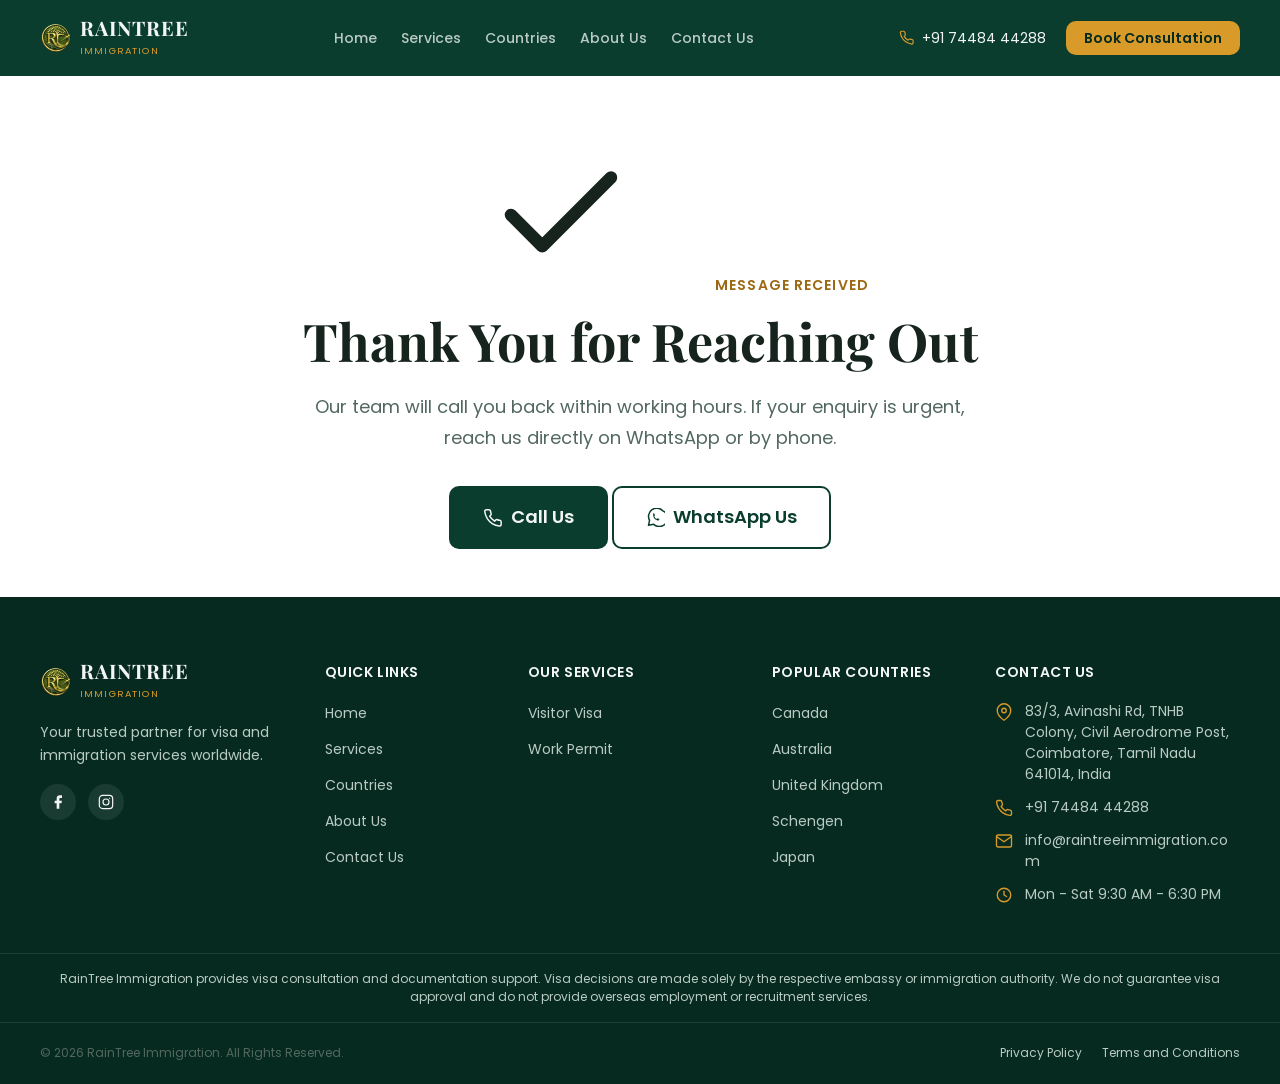
<file: thank-you.html>
<!DOCTYPE html>
<html lang="en">
<head>
  <!-- Google Tag Manager -->
  <script>(function(w,d,s,l,i){w[l]=w[l]||[];w[l].push({'gtm.start':
  new Date().getTime(),event:'gtm.js'});var f=d.getElementsByTagName(s)[0],
  j=d.createElement(s),dl=l!='dataLayer'?'&l='+l:'';j.async=true;j.src=
  'https://www.googletagmanager.com/gtm.js?id='+i+dl;f.parentNode.insertBefore(j,f);
  })(window,document,'script','dataLayer','GTM-TJFBRXGH');</script>
  <!-- End Google Tag Manager -->

  <meta charset="UTF-8" />
  <meta name="viewport" content="width=device-width, initial-scale=1.0" />

  <!-- Meta Pixel Code -->
  <script>
  !function(f,b,e,v,n,t,s)
  {if(f.fbq)return;n=f.fbq=function(){n.callMethod?
  n.callMethod.apply(n,arguments):n.queue.push(arguments)};
  if(!f._fbq)f._fbq=n;n.push=n;n.loaded=!0;n.version='2.0';
  n.queue=[];t=b.createElement(e);t.async=!0;
  t.src=v;s=b.getElementsByTagName(e)[0];
  s.parentNode.insertBefore(t,s)}(window, document,'script',
  'https://connect.facebook.net/en_US/fbevents.js');
  fbq('init', '1410484717248402');
  fbq('track', 'PageView');
  </script>
  <noscript><img height="1" width="1" style="display:none"
  src="https://www.facebook.com/tr?id=1410484717248402&ev=PageView&noscript=1"
  /></noscript>
  <!-- End Meta Pixel Code -->
  <!-- Meta Domain Verification -->
  <meta name="facebook-domain-verification" content="7po4wud5i5a473cfw3w0y4jpmnxrk3" />
  <!-- End Meta Domain Verification -->
  <title>Thank You | RainTree Immigration</title>
  <meta name="description" content="Thank you for contacting RainTree Immigration. Our team will reach out to you shortly." />
  <meta name="robots" content="noindex" />
  <meta name="theme-color" content="#0B3D2E" />
  <link rel="canonical" href="https://raintreeimmigration.com/thank-you.html" />

  <!-- Social Meta -->
  <meta property="og:type" content="website" />
  <meta property="og:site_name" content="RainTree Immigration" />
  <meta property="og:title" content="Thank You | RainTree Immigration" />
  <meta property="og:description" content="Thank you for contacting RainTree Immigration. Our team will reach out to you shortly." />
  <meta property="og:url" content="https://raintreeimmigration.com/thank-you.html" />
  <meta property="og:image" content="https://raintreeimmigration.com/assets/images/og/og-default.jpg" />
  <meta property="og:image:width" content="1200" />
  <meta property="og:image:height" content="630" />
  <meta property="og:image:alt" content="RainTree Immigration logo" />
  <meta property="og:locale" content="en_IN" />

  <meta name="twitter:card" content="summary_large_image" />
  <meta name="twitter:title" content="Thank You | RainTree Immigration" />
  <meta name="twitter:description" content="Thank you for contacting RainTree Immigration. Our team will reach out to you shortly." />
  <meta name="twitter:image" content="https://raintreeimmigration.com/assets/images/og/og-default.jpg" />
  <!-- End Social Meta -->

  <link rel="icon" type="image/png" sizes="32x32" href="assets/images/brand/favicon-32.png" />
  <link rel="icon" type="image/png" sizes="180x180" href="assets/images/brand/favicon-180.png" />
  <link rel="apple-touch-icon" href="assets/images/brand/apple-touch-icon.png" />
  <link rel="manifest" href="site.webmanifest" />

  <link rel="preconnect" href="https://fonts.googleapis.com" />
  <link rel="preconnect" href="https://fonts.gstatic.com" crossorigin />
  <link
    href="https://fonts.googleapis.com/css2?family=Playfair+Display:wght@700;800&family=Poppins:wght@400;500;600;700&display=swap"
    rel="stylesheet"
  />

  <link rel="stylesheet" href="src/css/main.css" />
  <link rel="stylesheet" href="src/css/pages/legal.css" />
</head>
<body>
  <!-- Google Tag Manager (noscript) -->
  <noscript><iframe src="https://www.googletagmanager.com/ns.html?id=GTM-TJFBRXGH"
  height="0" width="0" style="display:none;visibility:hidden"></iframe></noscript>
  <!-- End Google Tag Manager (noscript) -->

  <a class="skip-link" href="#main-content">Skip to main content</a>

  <header class="site-header">
    <div class="site-header__inner">
      <a class="site-logo" href="index.html">
        <picture>
          <source type="image/webp" srcset="assets/images/brand/logo-mark-64.webp 1x, assets/images/brand/logo-mark-128.webp 2x" />
          <img
            class="site-logo__mark"
            src="assets/images/brand/logo-mark-64.png"
            srcset="assets/images/brand/logo-mark-64.png 1x, assets/images/brand/logo-mark-128.png 2x"
            width="32"
            height="32"
            alt=""
          />
        </picture>
        <span>
          <span class="site-logo__name">RAINTREE</span>
          <span class="site-logo__tagline">IMMIGRATION</span>
        </span>
      </a>

      <button type="button" class="nav-toggle" aria-expanded="false" aria-controls="main-nav">
        <span class="visually-hidden">Toggle navigation menu</span>
        <span class="nav-toggle__bar" aria-hidden="true"></span>
        <span class="nav-toggle__bar" aria-hidden="true"></span>
        <span class="nav-toggle__bar" aria-hidden="true"></span>
      </button>

      <nav class="main-nav" id="main-nav" aria-label="Primary">
        <ul class="main-nav__list" role="list">
          <li><a class="main-nav__link" href="index.html">Home</a></li>
          <li><a class="main-nav__link" href="services.html">Services</a></li>
          <li><a class="main-nav__link" href="countries.html">Countries</a></li>
          <li><a class="main-nav__link" href="about.html">About Us</a></li>
          <li><a class="main-nav__link" href="contact.html">Contact Us</a></li>
        </ul>
      </nav>

      <div class="site-header__actions">
        <a class="site-header__phone" href="tel:+917448444288">
          <svg aria-hidden="true"><use href="assets/icons/sprite.svg#icon-phone"></use></svg>
          <span>+91 74484 44288</span>
        </a>
        <a class="btn btn--accent btn--sm" href="contact.html">Book Consultation</a>
      </div>
    </div>
  </header>

  <main id="main-content">
    <section class="page-hero">
      <div class="container">
        <div class="page-hero__content">
          <span class="contact-form-success__icon" aria-hidden="true" style="margin-bottom: var(--space-5); display: inline-flex;">
            <svg><use href="assets/icons/sprite.svg#icon-check"></use></svg>
          </span>
          <p class="eyebrow">Message Received</p>
          <h1 class="page-hero__title">Thank You for Reaching Out</h1>
          <p class="text-lead">
            Our team will call you back within working hours. If your enquiry is urgent, reach us directly on
            WhatsApp or by phone.
          </p>
          <div class="contact-hero__actions" style="margin-top: var(--space-8); justify-content: center;">
            <a class="btn btn--primary btn--lg" href="tel:+917448444288">
              <svg aria-hidden="true"><use href="assets/icons/sprite.svg#icon-phone"></use></svg>
              Call Us
            </a>
            <a class="btn btn--outline btn--lg" href="https://wa.me/917448444288">
              <svg aria-hidden="true"><use href="assets/icons/sprite.svg#icon-whatsapp"></use></svg>
              WhatsApp Us
            </a>
          </div>
        </div>
      </div>
    </section>
  </main>

  <footer class="site-footer">
    <div class="site-footer__main">
      <div>
        <a class="site-logo" href="index.html">
          <picture>
            <source type="image/webp" srcset="assets/images/brand/logo-mark-64.webp 1x, assets/images/brand/logo-mark-128.webp 2x" />
            <img
              class="site-logo__mark"
              src="assets/images/brand/logo-mark-64.png"
              srcset="assets/images/brand/logo-mark-64.png 1x, assets/images/brand/logo-mark-128.png 2x"
              width="30"
              height="30"
              alt=""
            />
          </picture>
          <span>
            <span class="site-logo__name">RAINTREE</span>
            <span class="site-logo__tagline">IMMIGRATION</span>
          </span>
        </a>
        <p class="footer-brand__desc">Your trusted partner for visa and immigration services worldwide.</p>
        <div class="footer-brand__social" role="list">
          <a
            href="https://www.facebook.com/profile.php?id=61591044190439"
            aria-label="RainTree Immigration on Facebook (opens in a new tab)"
            target="_blank"
            rel="noopener noreferrer"
          ><svg aria-hidden="true"><use href="assets/icons/sprite.svg#icon-facebook"></use></svg></a>
          <a
            href="https://www.instagram.com/raintreeimmigrationofficial/"
            aria-label="RainTree Immigration on Instagram (opens in a new tab)"
            target="_blank"
            rel="noopener noreferrer"
          ><svg aria-hidden="true"><use href="assets/icons/sprite.svg#icon-instagram"></use></svg></a>
        </div>
      </div>

      <div>
        <p class="footer-col__title">Quick Links</p>
        <ul class="footer-col__list" role="list">
          <li><a href="index.html">Home</a></li>
          <li><a href="services.html">Services</a></li>
          <li><a href="countries.html">Countries</a></li>
          <li><a href="about.html">About Us</a></li>
          <li><a href="contact.html">Contact Us</a></li>
        </ul>
      </div>

      <div>
        <p class="footer-col__title">Our Services</p>
        <ul class="footer-col__list" role="list">
          <li><a href="services.html#visitor-visa">Visitor Visa</a></li>
          <li><a href="services.html#work-permit">Work Permit</a></li>
        </ul>
      </div>

      <div>
        <p class="footer-col__title">Popular Countries</p>
        <ul class="footer-col__list" role="list" data-footer-countries>
          <li>Loading…</li>
        </ul>
      </div>

      <div>
        <p class="footer-col__title">Contact Us</p>
        <ul class="footer-col__list" role="list">
          <li class="footer-contact-item">
            <svg aria-hidden="true"><use href="assets/icons/sprite.svg#icon-map-pin"></use></svg>
            <span>83/3, Avinashi Rd, TNHB Colony, Civil Aerodrome Post, Coimbatore, Tamil Nadu 641014, India</span>
          </li>
          <li class="footer-contact-item">
            <svg aria-hidden="true"><use href="assets/icons/sprite.svg#icon-phone"></use></svg>
            <a href="tel:+917448444288">+91 74484 44288</a>
          </li>
          <li class="footer-contact-item">
            <svg aria-hidden="true"><use href="assets/icons/sprite.svg#icon-mail"></use></svg>
            <a href="mailto:info@raintreeimmigration.com">info@raintreeimmigration.com</a>
          </li>
          <li class="footer-contact-item">
            <svg aria-hidden="true"><use href="assets/icons/sprite.svg#icon-clock"></use></svg>
            <span data-office-hours>Mon - Sat 9:30 AM - 6:30 PM</span>
          </li>
        </ul>
      </div>
    </div>

    <div class="site-footer__disclaimer">
      <div class="site-footer__disclaimer-inner">
        RainTree Immigration provides visa consultation and documentation support. Visa decisions are made solely
        by the respective embassy or immigration authority. We do not guarantee visa approval and do not provide
        overseas employment or recruitment services.
      </div>
    </div>

    <div class="site-footer__bottom">
      <div class="site-footer__bottom-inner">
        <p>&copy; <span data-copyright-year>2026</span> RainTree Immigration. All Rights Reserved.</p>
        <div class="site-footer__legal">
          <a href="privacy-policy.html">Privacy Policy</a>
          <a href="terms-and-conditions.html">Terms and Conditions</a>
        </div>
      </div>
    </div>
  </footer>

  <script type="module" src="src/js/pages/thank-you.js"></script>
</body>
</html>
</file>
<file: src/css/main.css>
/*
  RainTree Immigration — main stylesheet (GENERATED FILE).

  Do not edit this file directly — it's bundled from the modular source
  files in src/css/base/ and src/css/components/ by scripts/build_css.py.
  Edit those files, then run:
      python scripts/build_css.py
*/


/* ===== base/variables.css ===== */

/*
  Design tokens for RainTree Immigration.

  Brand colors were sampled directly from the approved mockups
  (assets/images/mockups/*.jpeg) via pixel-cluster analysis, not guessed:
    - Dark green sampled at ~#02302A across home/contact mockups.
    - Gold sampled at ~#D6931F-#D89626 across CTA buttons.

  --color-accent-text exists separately from --color-accent because the
  raw brand gold (#D89B2A) only contrasts ~2.4:1 against white, which
  fails WCAG AA (needs 4.5:1) for body text. It's fine for large
  decorative use, icons, and button fills, but never for small text on a
  light background — use --color-accent-text (~4.8:1) for that instead.
*/

:root {
  /* Brand colors */
  --color-primary: #0B3D2E;
  --color-primary-dark: #072A20;
  --color-primary-light: #12503C;

  --color-accent: #D89B2A;
  --color-accent-dark: #B97F1B;
  --color-accent-text: #9C6812;

  /* Neutrals */
  --color-text: #16241D;
  --color-text-muted: #52685F;
  --color-text-on-dark: #F3F6F4;
  --color-text-on-dark-muted: #B9CBC3;

  --color-bg: #FFFFFF;
  --color-bg-alt: #F6F8F6;
  --color-border: #E3E8E5;
  --color-white: #FFFFFF;

  --color-success: #1F8A55;
  --color-danger: #C0392B;

  /* Typography */
  --font-display: "Playfair Display", Georgia, "Times New Roman", serif;
  --font-body: "Poppins", "Segoe UI", system-ui, -apple-system, sans-serif;

  --text-xs: 0.75rem;
  --text-sm: 0.875rem;
  --text-base: 1rem;
  --text-md: 1.125rem;
  --text-lg: 1.25rem;
  --text-xl: 1.5rem;
  --text-2xl: 1.875rem;
  --text-3xl: clamp(1.875rem, 1.6rem + 1.2vw, 2.5rem);
  --text-4xl: clamp(2.25rem, 1.8rem + 2vw, 3.25rem);

  --leading-tight: 1.2;
  --leading-normal: 1.5;
  --leading-relaxed: 1.7;

  /* Spacing scale (4px base) */
  --space-1: 0.25rem;
  --space-2: 0.5rem;
  --space-3: 0.75rem;
  --space-4: 1rem;
  --space-5: 1.25rem;
  --space-6: 1.5rem;
  --space-8: 2rem;
  --space-10: 2.5rem;
  --space-12: 3rem;
  --space-16: 4rem;
  --space-20: 5rem;
  --space-24: 6rem;

  /* Radius */
  --radius-sm: 6px;
  --radius-md: 10px;
  --radius-lg: 16px;
  --radius-xl: 24px;
  --radius-full: 999px;

  /* Shadows (green-tinted for a cohesive premium feel) */
  --shadow-sm: 0 1px 2px rgba(11, 61, 46, 0.06);
  --shadow-md: 0 8px 24px rgba(11, 61, 46, 0.10);
  --shadow-lg: 0 20px 48px rgba(11, 61, 46, 0.16);

  /* Motion */
  --transition-fast: 150ms ease;
  --transition-base: 250ms ease;

  /* Layout */
  --container-max: 1280px;
  --container-padding: clamp(1.25rem, 4vw, 2.5rem);

  /* Z-index scale */
  --z-header: 100;
  --z-dropdown: 200;
  --z-modal: 300;
  --z-toast: 400;
}

/*
  Breakpoint reference (no CSS var equivalent — media queries can't consume
  custom properties). Keep every @media rule in this codebase aligned to:
    sm:  480px
    md:  768px
    lg:  1024px
    xl:  1280px
*/


/* ===== base/reset.css ===== */

/* Modern, accessibility-conscious reset. */

*,
*::before,
*::after {
  box-sizing: border-box;
}

* {
  margin: 0;
}

html {
  -webkit-text-size-adjust: 100%;
  scroll-behavior: smooth;
  overflow-x: hidden;
}

body {
  /* dvh has good modern support but isn't understood by Safari <15.4;
     an unsupported unit invalidates the whole declaration, so the 100vh
     line above it is what those browsers actually use — this is a
     progressive-enhancement fallback, not dead code. */
  min-height: 100vh;
  min-height: 100dvh;
  line-height: var(--leading-normal);
  -webkit-font-smoothing: antialiased;
}

img,
picture,
svg,
video {
  display: block;
  max-width: 100%;
}

img,
video {
  height: auto;
}

input,
button,
textarea,
select {
  font: inherit;
  color: inherit;
}

button {
  cursor: pointer;
  background: none;
  border: none;
}

a {
  color: inherit;
  text-decoration: none;
}

/* list-style: none removes list semantics in some assistive tech (VoiceOver
   in Safari); any <ul>/<ol> styled here in components must carry
   role="list" in the markup to keep screen readers announcing it as one. */
ul[class],
ol[class] {
  list-style: none;
  padding: 0;
}

ul[class]:not([role]),
ol[class]:not([role]) {
  list-style: none;
}

table {
  border-collapse: collapse;
  width: 100%;
}

#root,
#app {
  isolation: isolate;
}

@media (prefers-reduced-motion: reduce) {
  html {
    scroll-behavior: auto;
  }

  *,
  *::before,
  *::after {
    animation-duration: 0.01ms !important;
    animation-iteration-count: 1 !important;
    transition-duration: 0.01ms !important;
    scroll-behavior: auto !important;
  }
}


/* ===== base/typography.css ===== */

body {
  font-family: var(--font-body);
  font-size: var(--text-base);
  color: var(--color-text);
  background-color: var(--color-bg);
}

h1,
h2,
h3,
h4 {
  font-family: var(--font-display);
  font-weight: 700;
  line-height: var(--leading-tight);
  color: var(--color-text);
}

h1 {
  font-size: var(--text-4xl);
}

h2 {
  font-size: var(--text-3xl);
}

h3 {
  font-size: var(--text-xl);
}

h4 {
  font-size: var(--text-lg);
}

p {
  color: var(--color-text-muted);
  line-height: var(--leading-relaxed);
}

a {
  transition: color var(--transition-fast);
}

strong {
  font-weight: 600;
}

.text-lead {
  font-size: var(--text-md);
  color: var(--color-text-muted);
  line-height: var(--leading-relaxed);
}

/* Small uppercase label used above headings, e.g. "OUR SERVICES".
   Uses --color-accent-text (not --color-accent) so it stays WCAG AA
   compliant at small sizes on a white background. */
.eyebrow {
  display: inline-block;
  font-family: var(--font-body);
  font-size: var(--text-sm);
  font-weight: 600;
  letter-spacing: 0.08em;
  text-transform: uppercase;
  color: var(--color-accent-text);
  margin-bottom: var(--space-2);
}

/* Accessible visually-hidden utility: content stays available to screen
   readers (skip links, form labels tied to icon-only fields) but is
   removed from the visual layout. */
.visually-hidden {
  position: absolute;
  width: 1px;
  height: 1px;
  padding: 0;
  margin: -1px;
  overflow: hidden;
  clip: rect(0, 0, 0, 0);
  white-space: nowrap;
  border: 0;
}

.skip-link {
  position: absolute;
  top: -100%;
  left: var(--space-4);
  z-index: var(--z-toast);
  background: var(--color-primary);
  color: var(--color-text-on-dark);
  padding: var(--space-3) var(--space-5);
  border-radius: var(--radius-sm);
  transition: top var(--transition-fast);
}

.skip-link:focus {
  top: var(--space-4);
}


/* ===== base/layout.css ===== */

/* ---------- Layout ---------- */

.container {
  max-width: var(--container-max);
  margin-inline: auto;
  padding-inline: var(--container-padding);
}

.section {
  padding-block: var(--space-20);
  /* Any section used as a #fragment jump target (e.g. services.html#work-permit)
     needs this so its heading clears the sticky header instead of hiding under it. */
  scroll-margin-top: 96px;
}

.section--alt {
  background-color: var(--color-bg-alt);
}

.section-header {
  max-width: 640px;
  margin-bottom: var(--space-10);
}

.section-header--center {
  margin-inline: auto;
  text-align: center;
}

/* Shared interior-page hero: eyebrow + title + lead text, centered, no
   media. Used by every page except Home (which has the real banner photo). */
.page-hero {
  padding-block: var(--space-16) var(--space-12);
  text-align: center;
}

.page-hero__content {
  max-width: 680px;
  margin-inline: auto;
}

.page-hero__title {
  margin-bottom: var(--space-5);
}

.page-hero__title .accent {
  color: var(--color-accent-text);
}

/* Shared media/content split row — alternating image-and-text blocks used
   by Services (detailed service sections) and About (Who We Are, etc.). */
.detail-row {
  display: grid;
  grid-template-columns: minmax(0, 1fr) minmax(0, 1fr);
  gap: var(--space-12);
  align-items: center;
}

.detail-row + .detail-row {
  margin-top: var(--space-20);
}

.detail-row--reverse .detail-row__media {
  order: 2;
}

.detail-row__media {
  aspect-ratio: 4 / 3;
  border-radius: var(--radius-xl);
  overflow: hidden;
  box-shadow: var(--shadow-lg);
}

/* Portrait-oriented photography (Services page: Visitor Visa, Work Permit)
   needs a taller image and a narrower image column so the row doesn't
   tower over its text. Scoped so About's team photo keeps the 4:3 default.
   Desktop-only (min-width matches the mobile collapse breakpoint below):
   .detail-row--portrait.detail-row--reverse has higher specificity (two
   classes) than the mobile ".detail-row { grid-template-columns: ... }"
   collapse rule (one class), so if this weren't scoped to desktop it would
   win the cascade at mobile widths too and keep the row split into two
   columns instead of collapsing to one — exactly the kind of "won't shrink
   below content width" overflow this file is otherwise built to avoid. */
@media (min-width: 1024px) {
  .detail-row--portrait {
    grid-template-columns: minmax(0, 0.75fr) minmax(0, 1.25fr);
  }

  /* .detail-row--reverse flips visual order via `order`, not track order, so
     the asymmetric split above must flip too or the image ends up stretched
     into the wider text track. */
  .detail-row--portrait.detail-row--reverse {
    grid-template-columns: minmax(0, 1.25fr) minmax(0, 0.75fr);
  }
}

.detail-row--portrait .detail-row__media {
  aspect-ratio: 4 / 5;
}

.detail-row__media img {
  width: 100%;
  height: 100%;
  object-fit: cover;
}

.detail-row__icon {
  display: inline-flex;
  align-items: center;
  justify-content: center;
  width: 52px;
  height: 52px;
  border-radius: var(--radius-md);
  background-color: var(--color-primary);
  color: var(--color-text-on-dark);
  margin-bottom: var(--space-5);
}

.detail-row__icon svg {
  width: 26px;
  height: 26px;
}

.detail-row__title {
  margin-bottom: var(--space-4);
}

.detail-row__desc {
  margin-bottom: var(--space-6);
}

.detail-row .checklist {
  margin-bottom: var(--space-8);
}

@media (max-width: 1023px) {
  .detail-row {
    grid-template-columns: minmax(0, 1fr);
  }

  .detail-row--reverse .detail-row__media {
    order: 0;
  }

  .detail-row__media {
    max-width: 480px;
    margin-inline: auto;
  }

  .detail-row--portrait .detail-row__media {
    max-width: 400px;
  }
}

/* Mobile only: icon sits beside the title instead of above it — scoped to
   .detail-row__content (Services page's Visitor Visa / Work Permit detail
   sections) rather than the bare .detail-row content div, since About's
   "Who We Are" row uses that same div shape with no icon at all and must
   stay untouched. Description, checklist, and button still span full
   width on their own rows below. */
@media (max-width: 767px) {
  .detail-row__content {
    display: grid;
    grid-template-columns: auto 1fr;
    align-items: center;
    column-gap: var(--space-3);
  }

  .detail-row__content .detail-row__icon {
    margin-bottom: 0;
  }

  .detail-row__content .detail-row__title {
    margin-bottom: 0;
  }

  .detail-row__content > .detail-row__desc,
  .detail-row__content > .checklist,
  .detail-row__content > .btn {
    grid-column: 1 / -1;
  }

  .detail-row__content > .detail-row__desc {
    margin-top: var(--space-4);
  }
}

.grid {
  display: grid;
  gap: var(--space-6);
}

.grid--2 {
  grid-template-columns: repeat(2, minmax(0, 1fr));
}

.grid--4 {
  grid-template-columns: repeat(4, minmax(0, 1fr));
}

.grid--5 {
  grid-template-columns: repeat(5, minmax(0, 1fr));
}

.grid--6 {
  grid-template-columns: repeat(6, minmax(0, 1fr));
}

/* Collapses earlier than the generic .grid--2 so the internally split
   .service-card--media items (image column + text column) never have to
   share a cramped outer 2-column track on tablet widths. */
@media (max-width: 1023px) {
  .grid--services {
    grid-template-columns: minmax(0, 1fr);
  }
}

@media (max-width: 1023px) {
  .grid--4,
  .grid--5,
  .grid--6 {
    grid-template-columns: repeat(3, minmax(0, 1fr));
  }
}

@media (max-width: 767px) {
  .grid--2,
  .grid--4,
  .grid--5,
  .grid--6 {
    grid-template-columns: repeat(2, minmax(0, 1fr));
  }
}

@media (max-width: 479px) {
  .grid--2,
  .grid--4,
  .grid--5,
  .grid--6 {
    grid-template-columns: minmax(0, 1fr);
  }
}

/* ---------- Global accessibility ---------- */

/* Dark green outline: ~12:1 against the white/off-white backgrounds most
   of the site uses. The brand gold (--color-accent) only manages ~2.4:1
   against white — well under the 3:1 minimum for a visible UI focus
   indicator — so it's reserved for the dark-background override below. */
:focus-visible {
  outline: 3px solid var(--color-primary);
  outline-offset: 2px;
}

/* Header, footer, and CTA banners are dark green themselves, so the
   default dark-green outline would be invisible against them. Element
   type is included in each selector so this reliably outranks
   same-specificity component rules like .btn:focus-visible regardless
   of source order. */
.site-header a:focus-visible,
.site-header button:focus-visible,
.site-footer a:focus-visible,
.site-footer button:focus-visible,
.cta-banner a:focus-visible,
.cta-banner button:focus-visible {
  outline-color: var(--color-text-on-dark);
}

/* Respect users who disable smooth scrolling at the OS level; reset.css
   also covers this, kept here so main.css is self-descriptive on its own. */
@media (prefers-reduced-motion: reduce) {
  html {
    scroll-behavior: auto;
  }
}


/* ===== components/buttons.css ===== */

.btn {
  display: inline-flex;
  align-items: center;
  justify-content: center;
  gap: var(--space-2);
  font-family: var(--font-body);
  font-size: var(--text-base);
  font-weight: 600;
  line-height: 1;
  padding: var(--space-4) var(--space-6);
  border-radius: var(--radius-md);
  border: 2px solid transparent;
  white-space: nowrap;
  transition: background-color var(--transition-fast),
    border-color var(--transition-fast), color var(--transition-fast),
    transform var(--transition-fast);
}

.btn:active {
  transform: translateY(1px);
}

.btn:focus-visible {
  outline: 3px solid var(--color-primary);
  outline-offset: 2px;
}

.btn svg {
  width: 1.1em;
  height: 1.1em;
  flex-shrink: 0;
}

/* Dark text on gold, not white: the raw brand gold only contrasts ~2.4:1
   with white text, which fails WCAG AA. Dark green text on gold clears
   6:1+, so accent buttons flip the mockups' white-on-gold to stay compliant. */
.btn--accent {
  background-color: var(--color-accent);
  color: var(--color-primary-dark);
}

.btn--accent:hover {
  background-color: var(--color-accent-dark);
}

.btn--primary {
  background-color: var(--color-primary);
  color: var(--color-text-on-dark);
}

.btn--primary:hover {
  background-color: var(--color-primary-light);
}

.btn--outline {
  background-color: transparent;
  border-color: var(--color-primary);
  color: var(--color-primary);
}

.btn--outline:hover {
  background-color: var(--color-primary);
  color: var(--color-text-on-dark);
}

.btn--sm {
  padding: var(--space-2) var(--space-4);
  font-size: var(--text-sm);
}

.btn--lg {
  padding: var(--space-5) var(--space-8);
  font-size: var(--text-md);
}

.btn--block {
  width: 100%;
}

.btn:disabled,
.btn[aria-disabled="true"] {
  opacity: 0.5;
  cursor: not-allowed;
}

/* Text link with a trailing arrow that nudges forward on hover.
   Reused by service-card links, section "View all" links, etc. */
.link-arrow {
  display: inline-flex;
  align-items: center;
  gap: var(--space-2);
  font-size: var(--text-sm);
  font-weight: 600;
  color: var(--color-primary);
}

.link-arrow svg {
  width: 1em;
  height: 1em;
  transition: transform var(--transition-fast);
}

.link-arrow:hover {
  color: var(--color-accent-text);
}

.link-arrow:hover svg {
  transform: translateX(3px);
}


/* ===== components/header.css ===== */

.site-header {
  position: sticky;
  top: 0;
  z-index: var(--z-header);
  background-color: var(--color-primary);
  transition: box-shadow var(--transition-base);
}

.site-header.is-scrolled {
  box-shadow: var(--shadow-md);
}

.site-header__inner {
  max-width: var(--container-max);
  margin-inline: auto;
  padding-inline: var(--container-padding);
  display: flex;
  align-items: center;
  justify-content: space-between;
  gap: var(--space-6);
  min-height: 76px;
}

.site-logo {
  display: inline-flex;
  align-items: center;
  gap: var(--space-2);
  font-family: var(--font-display);
  color: var(--color-text-on-dark);
  flex-shrink: 0;
}

.site-logo__mark {
  width: auto;
  height: 32px;
  flex-shrink: 0;
}

.site-logo__name {
  font-size: var(--text-lg);
  font-weight: 700;
  letter-spacing: 0.04em;
  line-height: 1;
}

.site-logo__tagline {
  display: block;
  font-family: var(--font-body);
  font-size: 0.6rem;
  letter-spacing: 0.12em;
  color: var(--color-accent);
  margin-top: 2px;
}

.main-nav {
  display: flex;
  align-items: center;
  gap: var(--space-8);
}

.main-nav__list {
  display: flex;
  align-items: center;
  gap: var(--space-6);
}

.main-nav__link {
  position: relative;
  font-size: var(--text-sm);
  font-weight: 500;
  color: var(--color-text-on-dark-muted);
  padding-block: var(--space-2);
}

.main-nav__link:hover,
.main-nav__link[aria-current="page"] {
  color: var(--color-text-on-dark);
}

.main-nav__link[aria-current="page"]::after {
  content: "";
  position: absolute;
  left: 0;
  right: 0;
  bottom: -2px;
  height: 2px;
  background-color: var(--color-accent);
  border-radius: var(--radius-full);
}

.site-header__actions {
  display: flex;
  align-items: center;
  gap: var(--space-5);
}

.site-header__phone {
  display: inline-flex;
  align-items: center;
  gap: var(--space-2);
  font-size: var(--text-sm);
  color: var(--color-text-on-dark);
}

.site-header__phone svg {
  width: 1.1em;
  height: 1.1em;
  color: var(--color-accent);
}

.nav-toggle {
  display: none;
  flex-direction: column;
  justify-content: center;
  gap: 5px;
  width: 40px;
  height: 40px;
  border-radius: var(--radius-sm);
}

.nav-toggle__bar {
  display: block;
  width: 22px;
  height: 2px;
  background-color: var(--color-text-on-dark);
  transition: transform var(--transition-fast), opacity var(--transition-fast);
}

.nav-toggle[aria-expanded="true"] .nav-toggle__bar:nth-child(1) {
  transform: translateY(7px) rotate(45deg);
}

.nav-toggle[aria-expanded="true"] .nav-toggle__bar:nth-child(2) {
  opacity: 0;
}

.nav-toggle[aria-expanded="true"] .nav-toggle__bar:nth-child(3) {
  transform: translateY(-7px) rotate(-45deg);
}

@media (max-width: 1023px) {
  .nav-toggle {
    display: flex;
  }

  .main-nav {
    position: fixed;
    inset: 76px 0 0 0;
    background-color: var(--color-primary);
    flex-direction: column;
    align-items: stretch;
    padding: var(--space-6) var(--container-padding);
    gap: var(--space-6);
    overflow-y: auto;
    clip-path: inset(0 0 0 100%);
    transition: clip-path var(--transition-base);
  }

  .main-nav.is-open {
    clip-path: inset(0 0 0 0%);
  }

  .main-nav__list {
    flex-direction: column;
    align-items: flex-start;
    gap: var(--space-1);
  }

  .main-nav__link {
    display: block;
    width: 100%;
    padding: var(--space-3) 0;
    font-size: var(--text-md);
  }

  .site-header__phone {
    display: none;
  }
}

/* Below ~480px the logo + hamburger + "Book Consultation" button no longer
   fit on one row (the button's text can't wrap due to white-space:nowrap,
   and flex items won't shrink past their content's intrinsic width), which
   pushes the button past the viewport edge. The CTA stays reachable via the
   hero section and the Contact Us nav link, so it's safe to drop here. */
@media (max-width: 479px) {
  .site-header__actions {
    display: none;
  }
}


/* ===== components/footer.css ===== */

.site-footer {
  background-color: var(--color-primary-dark);
  color: var(--color-text-on-dark-muted);
}

.site-footer__main {
  max-width: var(--container-max);
  margin-inline: auto;
  padding: var(--space-16) var(--container-padding) var(--space-12);
  display: grid;
  grid-template-columns: minmax(0, 1.2fr) minmax(0, 0.8fr) minmax(0, 1fr) minmax(0, 0.9fr) minmax(0, 1.2fr);
  gap: var(--space-10);
}

.footer-brand__desc {
  color: var(--color-text-on-dark-muted);
  font-size: var(--text-sm);
  margin-block: var(--space-4);
  max-width: 32ch;
}

.footer-brand__social {
  display: flex;
  gap: var(--space-3);
}

.footer-brand__social a {
  display: inline-flex;
  align-items: center;
  justify-content: center;
  width: 36px;
  height: 36px;
  border-radius: var(--radius-full);
  background-color: rgba(255, 255, 255, 0.08);
  transition: background-color var(--transition-fast);
}

.footer-brand__social a:hover,
.footer-brand__social a:focus-visible {
  background-color: var(--color-accent);
}

.footer-brand__social svg {
  width: 16px;
  height: 16px;
  color: var(--color-text-on-dark);
}

.footer-col__title {
  font-family: var(--font-body);
  font-size: var(--text-sm);
  font-weight: 600;
  letter-spacing: 0.04em;
  text-transform: uppercase;
  color: var(--color-text-on-dark);
  margin-bottom: var(--space-4);
}

.footer-col__list {
  display: grid;
  gap: var(--space-3);
}

.footer-col__list a {
  font-size: var(--text-sm);
  color: var(--color-text-on-dark-muted);
}

.footer-col__list a:hover {
  color: var(--color-accent);
}

.footer-contact-item {
  display: flex;
  align-items: flex-start;
  gap: var(--space-3);
  font-size: var(--text-sm);
}

/* Email addresses and phone numbers are single unbreakable "words" — inside
   a flex row their default min-width:auto equals the full string length,
   which can force this column (and the whole footer grid track) wider than
   its share of the page on narrow/tablet widths. */
.footer-contact-item span,
.footer-contact-item a {
  min-width: 0;
  overflow-wrap: anywhere;
}

.footer-contact-item svg {
  width: 18px;
  height: 18px;
  flex-shrink: 0;
  margin-top: 2px;
  color: var(--color-accent);
}

/* Compliance disclaimer, shown on every page — required so no page or ad
   landing page can ship without it (see privacy-policy.html / Meta ad
   policy notes in docs). Deliberately plain text, no emphasis styling,
   so it doesn't compete visually with the real footer content above it. */
.site-footer__disclaimer {
  border-top: 1px solid rgba(255, 255, 255, 0.1);
}

.site-footer__disclaimer-inner {
  max-width: var(--container-max);
  margin-inline: auto;
  padding: var(--space-4) var(--container-padding);
  font-size: var(--text-xs);
  color: var(--color-text-on-dark-muted);
  text-align: center;
}

.site-footer__bottom {
  border-top: 1px solid rgba(255, 255, 255, 0.1);
}

.site-footer__bottom-inner {
  max-width: var(--container-max);
  margin-inline: auto;
  padding: var(--space-5) var(--container-padding);
  display: flex;
  align-items: center;
  justify-content: space-between;
  gap: var(--space-4);
  flex-wrap: wrap;
  font-size: var(--text-xs);
}

.site-footer__legal {
  display: flex;
  gap: var(--space-5);
}

.site-footer__legal a:hover {
  color: var(--color-accent);
}

@media (max-width: 1023px) {
  .site-footer__main {
    grid-template-columns: minmax(0, 1fr) minmax(0, 1fr);
  }
}

@media (max-width: 599px) {
  .site-footer__main {
    grid-template-columns: minmax(0, 1fr);
  }
}


/* ===== components/media-placeholder.css ===== */

/*
  Stand-in visual for destination photos we don't have yet — a flag on a
  brand-green gradient. Purely decorative, paired with aria-hidden="true"
  in markup since the adjacent country name already conveys the content.
  Swap for a real <img> (see destinationMediaMarkup in
  src/js/modules/destination-card.js) once a photo is sourced and run
  through scripts/process_content_images.py.
*/

.media-placeholder {
  display: flex;
  align-items: center;
  justify-content: center;
  width: 100%;
  height: 100%;
  background: linear-gradient(135deg, var(--color-primary) 0%, var(--color-primary-light) 100%);
  color: var(--color-text-on-dark);
}

.media-placeholder__flag {
  font-size: 3rem;
  line-height: 1;
  filter: drop-shadow(0 2px 6px rgba(0, 0, 0, 0.25));
}


/* ===== components/cards.css ===== */

.card {
  background-color: var(--color-bg);
  border-radius: var(--radius-lg);
  box-shadow: var(--shadow-sm);
  transition: box-shadow var(--transition-base), transform var(--transition-base);
}

.card--hoverable:hover {
  box-shadow: var(--shadow-md);
  transform: translateY(-4px);
}

@media (prefers-reduced-motion: reduce) {
  .card--hoverable:hover {
    transform: none;
  }
}

/* Service card: icon + image + title + description + link */
.service-card {
  overflow: hidden;
  display: grid;
  grid-template-columns: minmax(0, 1fr);
}

.service-card__media {
  aspect-ratio: 4 / 5;
  overflow: hidden;
}

.service-card__media img {
  width: 100%;
  height: 100%;
  object-fit: cover;
}

.service-card__body {
  padding: var(--space-6);
}

/* Split layout for image-bearing service cards (Home, About). The bare
   .service-card class is also used for icon-only overview cards on the
   Services page with no media element, so this stays a separate modifier
   rather than a change to the base class. */
.service-card--media {
  grid-template-columns: minmax(0, 0.85fr) minmax(0, 1.15fr);
  align-items: stretch;
}

.service-card--media .service-card__media {
  aspect-ratio: auto;
}

.service-card--media .service-card__body {
  display: flex;
  flex-direction: column;
  justify-content: center;
}

@media (max-width: 599px) {
  .service-card--media {
    grid-template-columns: minmax(0, 1fr);
  }

  .service-card--media .service-card__media {
    aspect-ratio: 4 / 5;
  }
}

.service-card__icon {
  display: inline-flex;
  align-items: center;
  justify-content: center;
  width: 44px;
  height: 44px;
  border-radius: var(--radius-md);
  background-color: var(--color-primary);
  color: var(--color-text-on-dark);
  margin-bottom: var(--space-4);
}

.service-card__icon svg {
  width: 22px;
  height: 22px;
}

.service-card__title {
  margin-bottom: var(--space-2);
}

/* Mobile only: icon sits beside the title instead of above it. Covers both
   the plain .service-card__body (Services page overview cards) and the
   image-bearing .service-card--media variant (Home/About), so Visitor
   Visa / Work Permit read the same horizontal way everywhere they appear —
   the description paragraph and link still span full width below. */
@media (max-width: 767px) {
  .service-card__body,
  .service-card--media .service-card__body {
    display: grid;
    grid-template-columns: auto 1fr;
    align-items: center;
    column-gap: var(--space-3);
  }

  .service-card__icon {
    margin-bottom: 0;
  }

  .service-card__title {
    margin-bottom: 0;
  }

  .service-card__body > p {
    grid-column: 1 / -1;
    margin-top: var(--space-2);
  }

  .service-card__link {
    grid-column: 1 / -1;
  }
}

/* Spacing only — color/gap/hover behavior comes from the shared
   .link-arrow class this is always paired with in markup. */
.service-card__link {
  margin-top: var(--space-4);
}

/* Destination card: flag + photo + name + label + arrow link */
.destination-card {
  display: block;
  overflow: hidden;
  position: relative;
}

.destination-card__media {
  aspect-ratio: 4 / 3;
  overflow: hidden;
  position: relative;
}

.destination-card__media img {
  width: 100%;
  height: 100%;
  object-fit: cover;
  transition: transform var(--transition-base);
}

.destination-card:hover .destination-card__media img {
  transform: scale(1.06);
}

.destination-card__body {
  padding: var(--space-4);
  display: flex;
  align-items: center;
  justify-content: space-between;
  gap: var(--space-2);
}

.destination-card__name {
  font-family: var(--font-body);
  font-size: var(--text-base);
  font-weight: 600;
  color: var(--color-text);
}

.destination-card__label {
  display: block;
  font-size: var(--text-xs);
  color: var(--color-text-muted);
  margin-top: 2px;
}

.destination-card__arrow {
  display: inline-flex;
  align-items: center;
  justify-content: center;
  width: 32px;
  height: 32px;
  border-radius: var(--radius-full);
  background-color: var(--color-bg-alt);
  color: var(--color-primary);
  transition: background-color var(--transition-fast);
  flex-shrink: 0;
}

.destination-card__arrow svg {
  width: 16px;
  height: 16px;
}

.destination-card:hover .destination-card__arrow {
  background-color: var(--color-accent);
  color: var(--color-primary-dark);
}

/* Closed work-permit destination (e.g. a temporarily paused opportunity):
   the card and its detail page stay live for when it reopens, but the
   photo is desaturated and a badge makes unavailability obvious at a
   glance rather than only on click-through. */
.destination-card__status-badge {
  position: absolute;
  top: var(--space-3);
  right: var(--space-3);
  z-index: 1;
  padding: var(--space-1) var(--space-3);
  border-radius: var(--radius-full);
  background-color: var(--color-danger);
  color: var(--color-text-on-dark);
  font-size: var(--text-xs);
  font-weight: 700;
  letter-spacing: 0.03em;
  text-transform: uppercase;
}

.destination-card--closed .destination-card__media img {
  filter: grayscale(70%);
  opacity: 0.7;
}

.destination-card--closed .destination-card__label {
  color: var(--color-danger);
  font-weight: 600;
}

/* Feature card: icon + title + description (Why Choose Us / Core Values) */
.feature-card {
  padding: var(--space-6);
  text-align: center;
}

.feature-card__icon {
  display: inline-flex;
  align-items: center;
  justify-content: center;
  width: 56px;
  height: 56px;
  border-radius: var(--radius-full);
  background-color: var(--color-bg-alt);
  color: var(--color-primary);
  margin-bottom: var(--space-4);
}

.feature-card__icon svg {
  width: 26px;
  height: 26px;
}

.feature-card__title {
  font-family: var(--font-body);
  font-size: var(--text-base);
  font-weight: 600;
  margin-bottom: var(--space-2);
}

.feature-card__desc {
  font-size: var(--text-sm);
}

/* Mobile only: icon sits beside the title instead of above it, for every
   .feature-card (Core Values, Mission/Vision, and any other Why-Choose-Us
   style list) — description still spans full width below, left-aligned to
   match the new icon+title row instead of the desktop's centered layout. */
@media (max-width: 767px) {
  .feature-card {
    display: grid;
    grid-template-columns: auto 1fr;
    align-items: center;
    column-gap: var(--space-3);
    text-align: left;
  }

  .feature-card__icon {
    margin-bottom: 0;
  }

  .feature-card__title {
    margin-bottom: 0;
  }

  .feature-card__desc {
    grid-column: 1 / -1;
    margin-top: var(--space-2);
  }
}

/* Testimonial card */
.testimonial-card {
  padding: var(--space-6);
}

.testimonial-card__stars {
  display: flex;
  gap: 2px;
  color: var(--color-accent);
  margin-bottom: var(--space-4);
}

/* The 5 stars are wrapped in a single aria-hidden span (so screen readers
   get one "Rated 5 out of 5 stars" label instead of 5 unlabeled icons).
   The global reset makes <svg> display:block, so without this the span
   stacks its block-level star children vertically instead of in a row. */
.testimonial-card__stars span[aria-hidden] {
  display: inline-flex;
  gap: 2px;
}

.testimonial-card__stars svg {
  width: 16px;
  height: 16px;
}

.testimonial-card__quote {
  font-style: italic;
  color: var(--color-text);
  margin-bottom: var(--space-5);
}

.testimonial-card__author {
  display: flex;
  align-items: center;
  gap: var(--space-3);
}

.testimonial-card__avatar {
  width: 64px;
  height: 64px;
  border-radius: var(--radius-full);
  object-fit: cover;
  flex-shrink: 0;
  box-shadow: var(--shadow-sm);
}

/* Used until real client photos are available: initials on a brand-gold
   gradient instead of a broken/missing <img>. Decorative — the visible
   name text next to it already identifies the person. */
.testimonial-card__avatar--initials {
  display: flex;
  align-items: center;
  justify-content: center;
  background: linear-gradient(135deg, var(--color-accent) 0%, var(--color-accent-dark) 100%);
  color: var(--color-primary-dark);
  font-family: var(--font-body);
  font-weight: 700;
  font-size: var(--text-sm);
}

.testimonial-card__name {
  font-size: var(--text-sm);
  font-weight: 600;
  color: var(--color-text);
}

.testimonial-card__origin {
  display: flex;
  align-items: center;
  gap: var(--space-1);
  font-size: var(--text-xs);
  color: var(--color-text-muted);
}

/* Info card: icon + label + value (country detail grid, contact methods) */
.info-card {
  display: flex;
  align-items: center;
  gap: var(--space-4);
  padding: var(--space-5);
}

.info-card__icon {
  display: inline-flex;
  align-items: center;
  justify-content: center;
  width: 44px;
  height: 44px;
  border-radius: var(--radius-full);
  background-color: var(--color-bg-alt);
  color: var(--color-primary);
  flex-shrink: 0;
}

.info-card__icon svg {
  width: 20px;
  height: 20px;
}

.info-card__label {
  font-size: var(--text-sm);
  font-weight: 600;
  color: var(--color-text);
  margin-bottom: 2px;
}

.info-card__value {
  font-size: var(--text-sm);
  color: var(--color-text-muted);
}


/* ===== components/cta-banner.css ===== */

.cta-banner {
  background-color: var(--color-primary);
  border-radius: var(--radius-xl);
  padding: var(--space-8) var(--space-10);
  display: flex;
  align-items: center;
  justify-content: space-between;
  gap: var(--space-6);
  flex-wrap: wrap;
  overflow: hidden;
  position: relative;
}

.cta-banner__icon {
  display: inline-flex;
  align-items: center;
  justify-content: center;
  width: 52px;
  height: 52px;
  border-radius: var(--radius-full);
  background-color: rgba(255, 255, 255, 0.1);
  color: var(--color-text-on-dark);
  flex-shrink: 0;
}

.cta-banner__icon svg {
  width: 24px;
  height: 24px;
}

.cta-banner__content {
  display: flex;
  align-items: center;
  gap: var(--space-5);
  flex: 1 1 320px;
}

.cta-banner__title {
  color: var(--color-text-on-dark);
  font-size: var(--text-xl);
  margin-bottom: var(--space-1);
}

.cta-banner__text {
  color: var(--color-text-on-dark-muted);
  font-size: var(--text-sm);
}

.cta-banner__actions {
  flex-shrink: 0;
}

@media (max-width: 767px) {
  .cta-banner {
    flex-direction: column;
    align-items: stretch;
    /* justify-content:space-between is meant for the desktop row (icon+text
       on the left, button on the right) — left as-is in a column layout it
       would stretch any extra vertical space into the gap between them. */
    justify-content: flex-start;
    text-align: center;
    padding: var(--space-6);
  }

  .cta-banner__content {
    flex-direction: column;
    /* The desktop "flex: 1 1 320px" sets flex-basis:320px meant as a
       minimum *width* for the row layout — in this column layout the same
       basis becomes a *height* instead, forcing a 320px-tall box regardless
       of actual content height. flex:none resets grow/shrink/basis so this
       sizes to its content like a normal block. */
    flex: none;
    text-align: center;
  }

  .cta-banner__actions {
    width: 100%;
  }

  .cta-banner__actions .btn {
    width: 100%;
  }
}


/* ===== components/badges.css ===== */

.badge {
  display: inline-flex;
  align-items: center;
  gap: var(--space-1);
  padding: var(--space-1) var(--space-3);
  border-radius: var(--radius-full);
  font-size: var(--text-xs);
  font-weight: 500;
  background-color: var(--color-bg-alt);
  color: var(--color-text);
}

/* Filter pill (Countries page: All / Asia / Europe / ...) */
.filter-pill {
  display: inline-flex;
  align-items: center;
  padding: var(--space-2) var(--space-5);
  border-radius: var(--radius-full);
  border: 1px solid var(--color-border);
  font-size: var(--text-sm);
  font-weight: 500;
  color: var(--color-text);
  background-color: var(--color-bg);
  transition: background-color var(--transition-fast), color var(--transition-fast),
    border-color var(--transition-fast);
}

.filter-pill:hover {
  border-color: var(--color-primary);
}

.filter-pill[aria-pressed="true"] {
  background-color: var(--color-primary);
  border-color: var(--color-primary);
  color: var(--color-text-on-dark);
}

.filter-pill:focus-visible {
  outline: 3px solid var(--color-primary);
  outline-offset: 2px;
}


/* ===== components/forms.css ===== */

.form-field {
  display: flex;
  flex-direction: column;
  gap: var(--space-2);
  margin-bottom: var(--space-5);
}

.form-field__label {
  font-size: var(--text-sm);
  font-weight: 600;
  color: var(--color-text);
}

.form-field__label .required {
  color: var(--color-danger);
}

.form-field input,
.form-field textarea,
.form-field select {
  width: 100%;
  padding: var(--space-3) var(--space-4);
  border: 1px solid var(--color-border);
  border-radius: var(--radius-md);
  background-color: var(--color-bg);
  color: var(--color-text);
  font-size: var(--text-sm);
  transition: border-color var(--transition-fast), box-shadow var(--transition-fast);
}

.form-field textarea {
  min-height: 140px;
  resize: vertical;
}

.form-field input:focus-visible,
.form-field textarea:focus-visible,
.form-field select:focus-visible {
  outline: none;
  border-color: var(--color-primary);
  box-shadow: 0 0 0 3px rgba(11, 61, 46, 0.15);
}

.form-field input:invalid[data-touched="true"],
.form-field textarea:invalid[data-touched="true"],
.form-field select:invalid[data-touched="true"] {
  border-color: var(--color-danger);
}

.form-field--checkbox {
  margin-bottom: var(--space-5);
}

.form-checkbox {
  display: flex;
  align-items: flex-start;
  gap: var(--space-3);
  font-size: var(--text-sm);
  color: var(--color-text);
  cursor: pointer;
}

.form-checkbox input[type="checkbox"] {
  width: 18px;
  height: 18px;
  flex-shrink: 0;
  margin-top: 2px;
  accent-color: var(--color-primary);
}

.form-checkbox a {
  color: var(--color-primary);
}

.form-field__error {
  font-size: var(--text-xs);
  color: var(--color-danger);
}

.form-row {
  display: grid;
  grid-template-columns: minmax(0, 1fr) minmax(0, 1fr);
  gap: var(--space-5);
}

@media (max-width: 599px) {
  .form-row {
    grid-template-columns: minmax(0, 1fr);
  }
}

.form-note {
  display: flex;
  align-items: center;
  gap: var(--space-2);
  font-size: var(--text-xs);
  color: var(--color-text-muted);
}

.form-note svg {
  width: 16px;
  height: 16px;
  color: var(--color-success);
  flex-shrink: 0;
}


/* ===== components/breadcrumb.css ===== */

.breadcrumb {
  display: flex;
  align-items: center;
  flex-wrap: wrap;
  gap: var(--space-2);
  font-size: var(--text-sm);
  color: var(--color-text-muted);
}

.breadcrumb a:hover {
  color: var(--color-primary);
}

.breadcrumb__current {
  color: var(--color-text);
  font-weight: 500;
}

.breadcrumb__separator {
  color: var(--color-border);
}


/* ===== components/process-steps.css ===== */

.process-steps {
  display: grid;
  grid-template-columns: repeat(5, minmax(0, 1fr));
  gap: var(--space-6);
  position: relative;
}

.process-steps::before {
  content: "";
  position: absolute;
  top: 22px;
  left: 10%;
  right: 10%;
  height: 1px;
  background-image: linear-gradient(
    to right,
    var(--color-border) 0,
    var(--color-border) 6px,
    transparent 6px,
    transparent 14px
  );
  background-size: 14px 1px;
  z-index: 0;
}

.process-step {
  position: relative;
  z-index: 1;
  text-align: center;
}

.process-step__number {
  display: inline-flex;
  align-items: center;
  justify-content: center;
  width: 44px;
  height: 44px;
  border-radius: var(--radius-full);
  background-color: var(--color-accent);
  color: var(--color-primary-dark);
  font-family: var(--font-body);
  font-weight: 700;
  font-size: var(--text-sm);
  margin-bottom: var(--space-4);
}

.process-step__title {
  font-family: var(--font-body);
  font-size: var(--text-base);
  font-weight: 600;
  margin-bottom: var(--space-1);
}

.process-step__desc {
  font-size: var(--text-sm);
}

@media (max-width: 1023px) {
  .process-steps {
    grid-template-columns: repeat(2, minmax(0, 1fr));
  }

  .process-steps::before {
    display: none;
  }
}

@media (max-width: 479px) {
  .process-steps {
    grid-template-columns: minmax(0, 1fr);
  }
}


/* ===== components/checklist.css ===== */

.checklist {
  display: grid;
  gap: var(--space-3);
}

.checklist__item {
  display: flex;
  align-items: flex-start;
  gap: var(--space-3);
  font-size: var(--text-sm);
  color: var(--color-text);
}

/* Flex items default to min-width:auto (their own content's min-content
   size), which can force this row — and the grid track containing it —
   wider than its share of the page if the label text can't shrink enough. */
.checklist__item > span {
  min-width: 0;
}

.checklist__icon {
  display: inline-flex;
  align-items: center;
  justify-content: center;
  width: 20px;
  height: 20px;
  border-radius: var(--radius-full);
  background-color: rgba(31, 138, 85, 0.12);
  color: var(--color-success);
  flex-shrink: 0;
  margin-top: 1px;
}

.checklist__icon svg {
  width: 12px;
  height: 12px;
}

@media (min-width: 768px) {
  .checklist--columns {
    grid-template-columns: minmax(0, 1fr) minmax(0, 1fr);
    column-gap: var(--space-6);
  }
}
</file>
<file: src/css/pages/home.css>
/* Home page — layout that's specific to this page's composition.
   Shared widgets (cards, buttons, banners) live in src/css/components/. */

.hero {
  padding-block: var(--space-16) var(--space-12);
  position: relative;
  overflow: hidden;
}

/* Hero banner: a rotating slideshow, each slide pairing a real photo/
   illustration with a highlight caption on a brand-gradient panel, full-
   width above the fold, with the real accessible heading/CTA content
   stacked below it. */
.hero__banner {
  border-radius: var(--radius-xl);
  overflow: hidden;
  box-shadow: var(--shadow-lg);
  margin-bottom: var(--space-10);
}

.hero-slideshow {
  position: relative;
  aspect-ratio: 2 / 1;
}

.hero-slideshow__slide {
  position: absolute;
  inset: 0;
  display: grid;
  grid-template-columns: minmax(0, 1fr) minmax(0, 0.85fr);
  align-items: stretch;
  background: linear-gradient(135deg, #0f4c39 0%, #072a20 100%);
  opacity: 0;
  visibility: hidden;
  transition: opacity var(--transition-base);
}

.hero-slideshow__slide.is-active {
  opacity: 1;
  visibility: visible;
}

.hero-slideshow__photo {
  position: relative;
  overflow: hidden;
}

/* <picture> is display:inline by default and has no definite height of its
   own, which breaks the img's height:100% (it has nothing to resolve
   against) — force it to participate in the same stretch as the img. */
.hero-slideshow__photo picture {
  display: block;
  width: 100%;
  height: 100%;
}

.hero-slideshow__photo img {
  display: block;
  width: 100%;
  height: 100%;
  object-fit: cover;
}

/* Fades the photo into the gradient panel so the two halves read as one
   composition rather than a hard-edged split. */
.hero-slideshow__photo::before {
  content: "";
  position: absolute;
  inset: 0;
  background: linear-gradient(to right, rgba(7, 42, 32, 0.85) 0%, rgba(7, 42, 32, 0) 22%);
  z-index: 1;
}

.hero-slideshow__caption {
  position: relative;
  z-index: 2;
  align-self: center;
  padding: var(--space-8);
  max-width: 420px;
}

.hero-slideshow__eyebrow {
  font-family: var(--font-display);
  font-size: var(--text-xl);
  font-weight: 700;
  color: var(--color-text-on-dark);
  margin-bottom: var(--space-2);
}

.hero-slideshow__text {
  font-size: var(--text-sm);
  color: var(--color-text-on-dark-muted);
}

.hero-slideshow__dots {
  position: absolute;
  z-index: 3;
  bottom: var(--space-5);
  right: var(--space-6);
  display: flex;
  gap: var(--space-2);
}

.hero-slideshow__dot {
  width: 10px;
  height: 10px;
  border-radius: var(--radius-full);
  background-color: rgba(243, 246, 244, 0.4);
  border: none;
  padding: 0;
  cursor: pointer;
  transition: background-color var(--transition-fast), transform var(--transition-fast);
}

.hero-slideshow__dot.is-active {
  background-color: var(--color-accent);
  transform: scale(1.2);
}

.hero-slideshow__dot:focus-visible {
  outline: 2px solid var(--color-accent);
  outline-offset: 2px;
}

@media (prefers-reduced-motion: reduce) {
  .hero-slideshow__slide {
    transition: none;
  }
}

@media (max-width: 767px) {
  .hero-slideshow {
    aspect-ratio: 3 / 4;
  }

  .hero-slideshow__slide {
    grid-template-columns: minmax(0, 1fr);
    grid-template-rows: minmax(0, 1fr) auto;
  }

  .hero-slideshow__photo::before {
    background: linear-gradient(to top, rgba(7, 42, 32, 0.85) 0%, rgba(7, 42, 32, 0) 35%);
  }

  .hero-slideshow__caption {
    max-width: none;
    padding: var(--space-5);
  }

  .hero-slideshow__eyebrow {
    font-size: var(--text-lg);
  }

  .hero-slideshow__dots {
    right: var(--space-4);
    bottom: var(--space-3);
  }
}

.hero__content {
  max-width: 680px;
  margin-inline: auto;
  text-align: center;
}

.hero__title {
  margin-bottom: var(--space-5);
}

.hero__title .accent {
  color: var(--color-accent-text);
}

.hero__actions {
  display: flex;
  flex-wrap: wrap;
  justify-content: center;
  gap: var(--space-4);
  margin-top: var(--space-8);
}

.hero-badges {
  margin-top: var(--space-12);
  display: grid;
  grid-template-columns: repeat(4, minmax(0, 1fr));
  gap: var(--space-4);
  padding: var(--space-2);
}

.hero-badges .info-card {
  padding: var(--space-4);
  align-items: center;
}

.hero-badges .info-card__label {
  margin-bottom: 0;
}

@media (max-width: 767px) {
  .hero-badges {
    grid-template-columns: repeat(2, minmax(0, 1fr));
  }
}

/* Matches the .grid--2/4/5/6 convention: 2 columns is still cramped once
   you factor in the fixed-size icon, so drop to 1 column on the narrowest
   phones (e.g. a card with icon + "Transparent Process" no longer has
   room to wrap "Transparent" without it clipping past the card edge). */
@media (max-width: 479px) {
  .hero-badges {
    grid-template-columns: minmax(0, 1fr);
  }
}

@media (max-width: 479px) {
  .hero__actions .btn {
    width: 100%;
  }
}

/* Section header with a title on the left and a "view all" link on the
   right (Popular Destinations). Falls back to stacked/centered when the
   default .section-header--center is used instead. */
.section-header--split {
  display: flex;
  align-items: flex-end;
  justify-content: space-between;
  gap: var(--space-6);
  max-width: none;
}

@media (max-width: 599px) {
  .section-header--split {
    flex-direction: column;
    align-items: flex-start;
  }
}

/* Testimonials: horizontal scroll-snap carousel. overflow:hidden is
   load-bearing: .testimonial-track's own overflow-x:auto clips it visually,
   but its ~864px intrinsic content width still leaks into the page's
   scrollable area unless an outer ancestor also clips — that phantom width
   is what makes mobile browsers zoom the whole page out on load. */
.testimonial-carousel {
  position: relative;
  overflow: hidden;
}

.testimonial-track {
  display: flex;
  gap: var(--space-6);
  overflow-x: auto;
  scroll-snap-type: x mandatory;
  scroll-padding-inline: var(--container-padding);
  padding-block: var(--space-2);
  scrollbar-width: none;
}

.testimonial-track::-webkit-scrollbar {
  display: none;
}

.testimonial-track > li {
  flex: 0 0 min(360px, 85vw);
  scroll-snap-align: start;
}

.testimonial-carousel__controls {
  display: flex;
  justify-content: center;
  gap: var(--space-3);
  margin-top: var(--space-8);
}

.testimonial-carousel__btn {
  display: inline-flex;
  align-items: center;
  justify-content: center;
  width: 40px;
  height: 40px;
  border-radius: var(--radius-full);
  border: 1px solid var(--color-border);
  color: var(--color-primary);
  transition: background-color var(--transition-fast), color var(--transition-fast);
}

.testimonial-carousel__btn:hover {
  background-color: var(--color-primary);
  color: var(--color-text-on-dark);
}

.testimonial-carousel__btn svg {
  width: 18px;
  height: 18px;
}

.testimonial-carousel__btn--prev svg {
  transform: rotate(180deg);
}

/* Data-driven grids show this while src/data/countries.json is loading. */
.data-loading,
.data-error {
  padding: var(--space-6);
  text-align: center;
  color: var(--color-text-muted);
  font-size: var(--text-sm);
  grid-column: 1 / -1;
}
</file>
<file: src/css/pages/contact.css>
/* Contact page — layout specific to this page's composition. */

.contact-hero__actions {
  display: flex;
  flex-wrap: wrap;
  justify-content: center;
  gap: var(--space-4);
  margin-top: var(--space-8);
}

.contact-main {
  display: grid;
  grid-template-columns: minmax(0, 1.2fr) minmax(0, 1fr);
  gap: var(--space-8);
  align-items: start;
}

.contact-form-panel,
.contact-office-panel {
  padding: var(--space-8);
}

.contact-map {
  aspect-ratio: 16 / 10;
  border-radius: var(--radius-lg);
  overflow: hidden;
  margin-block: var(--space-6);
  border: 1px solid var(--color-border);
}

.contact-map iframe {
  width: 100%;
  height: 100%;
  border: 0;
  display: block;
}

.contact-office-address {
  display: flex;
  align-items: flex-start;
  gap: var(--space-3);
  font-size: var(--text-sm);
  color: var(--color-text-muted);
}

.contact-office-address svg {
  width: 20px;
  height: 20px;
  color: var(--color-primary);
  flex-shrink: 0;
  margin-top: 2px;
}

.contact-form-success {
  text-align: center;
  padding: var(--space-8) var(--space-4);
}

.contact-form-success__icon {
  display: inline-flex;
  align-items: center;
  justify-content: center;
  width: 56px;
  height: 56px;
  border-radius: var(--radius-full);
  background-color: rgba(31, 138, 85, 0.12);
  color: var(--color-success);
  margin-bottom: var(--space-4);
}

.contact-form-success__icon svg {
  width: 28px;
  height: 28px;
}

.contact-form-error {
  display: flex;
  align-items: flex-start;
  gap: var(--space-3);
  padding: var(--space-4);
  margin-bottom: var(--space-5);
  border-radius: var(--radius-md);
  background-color: rgba(192, 57, 43, 0.08);
  color: var(--color-danger);
  font-size: var(--text-sm);
}

/* An author stylesheet's `display` always wins over the browser's built-in
   [hidden] { display: none }, so setting display:flex above means the
   `hidden` attribute alone can't hide this element — it needs its own,
   higher-specificity rule to actually take effect. */
.contact-form-error[hidden] {
  display: none;
}

.contact-form-error svg {
  width: 20px;
  height: 20px;
  flex-shrink: 0;
  margin-top: 1px;
}

@media (max-width: 1023px) {
  .contact-main {
    grid-template-columns: minmax(0, 1fr);
  }
}
</file>
<file: src/css/pages/about.css>
/* About page — layout specific to this page's composition.
   Every section reuses existing shared components (.detail-row,
   .feature-card, .info-card, .service-card) — nothing new needed here
   beyond this file existing for consistency with the other pages. */

.about-stats {
  margin-top: var(--space-8);
}

.about-stats .info-card {
  padding: var(--space-4);
}
</file>
<file: src/css/pages/countries.css>
/* Countries listing page — layout specific to this page's composition. */

.countries-toolbar {
  display: flex;
  flex-direction: column;
  gap: var(--space-6);
  margin-bottom: var(--space-10);
}

.search-bar {
  position: relative;
  max-width: 420px;
}

.search-bar svg {
  position: absolute;
  top: 50%;
  left: var(--space-4);
  transform: translateY(-50%);
  width: 18px;
  height: 18px;
  color: var(--color-text-muted);
  pointer-events: none;
}

.search-bar input {
  width: 100%;
  padding: var(--space-3) var(--space-4) var(--space-3) var(--space-10);
  border: 1px solid var(--color-border);
  border-radius: var(--radius-full);
  background-color: var(--color-bg);
  font-size: var(--text-sm);
  color: var(--color-text);
  transition: border-color var(--transition-fast), box-shadow var(--transition-fast);
}

.search-bar input:focus-visible {
  outline: none;
  border-color: var(--color-primary);
  box-shadow: 0 0 0 3px rgba(11, 61, 46, 0.15);
}

.filter-pills {
  display: flex;
  flex-wrap: wrap;
  gap: var(--space-3);
}

.service-toggle {
  display: flex;
  flex-wrap: wrap;
  gap: var(--space-3);
}

.filter-pill--lg {
  padding: var(--space-3) var(--space-6);
  font-size: var(--text-base);
  font-weight: 600;
}

.countries-count {
  margin-bottom: var(--space-6);
  font-size: var(--text-sm);
  color: var(--color-text-muted);
}

.countries-empty {
  grid-column: 1 / -1;
  text-align: center;
  padding: var(--space-16) var(--space-6);
  color: var(--color-text-muted);
}
</file>
<file: src/css/pages/country-detail.css>
/* Country detail page — layout specific to this page's composition. */

.detail-hero {
  padding-block: var(--space-8);
}

.detail-hero__card {
  display: grid;
  grid-template-columns: minmax(0, 1fr) minmax(0, 1.4fr);
  gap: var(--space-8);
  overflow: hidden;
  align-items: stretch;
}

.detail-hero__media {
  aspect-ratio: 4 / 3;
}

.detail-hero__media img {
  width: 100%;
  height: 100%;
  object-fit: cover;
}

.detail-hero__media .media-placeholder__flag {
  font-size: 5rem;
}

.detail-hero__body {
  padding: var(--space-8) var(--space-8) var(--space-8) 0;
  display: flex;
  flex-direction: column;
  justify-content: center;
}

.detail-hero__title {
  display: flex;
  align-items: center;
  gap: var(--space-3);
  margin-bottom: var(--space-3);
}

.detail-hero__title-flag {
  font-size: var(--text-2xl);
}

.detail-hero__status {
  display: inline-flex;
  align-items: center;
  gap: var(--space-2);
  padding: var(--space-1) var(--space-3);
  border-radius: var(--radius-full);
  background-color: rgba(192, 57, 43, 0.1);
  color: var(--color-danger);
  font-size: var(--text-sm);
  font-weight: 600;
  margin-bottom: var(--space-4);
}

/* display:inline-flex above would otherwise beat the browser's built-in
   [hidden] { display: none } rule, since author CSS always wins. */
.detail-hero__status[hidden] {
  display: none;
}

.detail-hero__purpose {
  display: flex;
  flex-wrap: wrap;
  gap: var(--space-2);
  margin-top: var(--space-4);
}

@media (max-width: 767px) {
  .detail-hero__card {
    grid-template-columns: minmax(0, 1fr);
  }

  .detail-hero__body {
    padding: var(--space-6);
  }
}

.detail-info-grid {
  margin-top: var(--space-8);
}

.detail-documents {
  display: grid;
  grid-template-columns: minmax(0, 1.4fr) minmax(0, 1fr);
  gap: var(--space-8);
  margin-top: var(--space-8);
  align-items: start;
}

.detail-documents__panel {
  padding: var(--space-8);
}

.detail-documents__cta {
  padding: var(--space-8);
}

@media (max-width: 1023px) {
  .detail-documents {
    grid-template-columns: minmax(0, 1fr);
  }
}

.detail-back {
  margin-top: var(--space-8);
}

.detail-not-found {
  padding-block: var(--space-24);
  text-align: center;
}
</file>
<file: src/css/pages/legal.css>
/* Shared layout for the Privacy Policy and Terms & Conditions pages. */

.legal-notice {
  display: flex;
  gap: var(--space-3);
  align-items: flex-start;
  background-color: var(--color-bg-alt);
  border: 1px solid var(--color-border);
  border-radius: var(--radius-md);
  padding: var(--space-5);
  margin-bottom: var(--space-10);
  font-size: var(--text-sm);
  color: var(--color-text-muted);
}

.legal-notice svg {
  width: 20px;
  height: 20px;
  color: var(--color-accent-text);
  flex-shrink: 0;
  margin-top: 2px;
}

.legal-content {
  max-width: 760px;
  margin-inline: auto;
}

.legal-content h2 {
  margin-top: var(--space-10);
  margin-bottom: var(--space-4);
}

.legal-content h2:first-child {
  margin-top: 0;
}

.legal-content p,
.legal-content li {
  margin-bottom: var(--space-4);
  color: var(--color-text-muted);
}

.legal-content ul {
  padding-left: var(--space-6);
  list-style: disc;
}

.legal-content .updated {
  font-size: var(--text-sm);
  color: var(--color-text-muted);
  margin-bottom: var(--space-8);
}
</file>
<file: src/css/pages/services.css>
/* Services page — layout specific to this page's composition.
   .detail-row lives in main.css and is shared with About. This page uses
   its own split hero (.services-hero) instead of the shared .page-hero
   since it needs an illustration column, not just centered text. */

.services-hero {
  padding-block: var(--space-16) var(--space-12);
}

.services-hero__grid {
  display: grid;
  grid-template-columns: minmax(0, 1.1fr) minmax(0, 0.9fr);
  align-items: center;
  gap: var(--space-10);
}

.services-hero__title {
  margin-bottom: var(--space-5);
}

.services-hero__title .accent {
  color: var(--color-accent-text);
}

.services-hero__media svg {
  display: block;
  width: 100%;
  height: auto;
}

@media (max-width: 1023px) {
  .services-hero__grid {
    grid-template-columns: minmax(0, 1fr);
    text-align: center;
  }

  .services-hero__media {
    order: -1;
    max-width: 380px;
    margin-inline: auto;
  }
}

/* Application status tracker + Why Clients Choose Us panels */
.services-trust {
  display: grid;
  grid-template-columns: minmax(0, 1.3fr) minmax(0, 1fr);
  gap: var(--space-8);
  align-items: start;
}

.services-trust__panel {
  padding: var(--space-8);
}

.services-trust__title {
  margin-bottom: var(--space-2);
}

@media (max-width: 1023px) {
  .services-trust {
    grid-template-columns: minmax(0, 1fr);
  }
}

@media (max-width: 767px) {
  /* This section follows a regular content section, not a hero, so the
     full space-20 section padding plus the panel's own top padding stacks
     up to a much bigger gap here than most section-to-section transitions
     feel like on a small screen. Only the *top* padding is touched —
     panel size and everything else stays as-is. Panel-to-panel gap is
     also trimmed here so both headings ("Application Status Tracker" and
     "Why Clients Choose Us") end up with the same, minimal space above
     them instead of the tracker's being tighter than the second panel's. */
  .services-trust-section {
    padding-top: var(--space-5);
  }

  .services-trust {
    gap: var(--space-5);
  }

  /* The panel's own left/right padding (space-8, unchanged from desktop)
     stacked on top of the page container's padding made this content sit
     noticeably narrower than the plain "Our Simple Visa Process" section
     above it, which has no card wrapper. Trimming the panel's side padding
     to match its reduced top padding lets both sections use the same
     available width on small screens. */
  .services-trust__panel {
    padding: var(--space-4);
  }

  /* "Application Status Tracker" is long enough that the default h2 size
     (clamped to 30px here) wraps to 2 lines inside the panel's ~300px
     width — sizing it down to text-xl (24px) is enough for it (and the
     shorter "Why Clients Choose Us") to fit on a single line. */
  .services-trust__title {
    font-size: var(--text-xl);
  }
}

.status-tracker {
  display: grid;
  grid-template-columns: repeat(5, minmax(0, 1fr));
  gap: var(--space-2);
  position: relative;
}

.status-tracker::before {
  content: "";
  position: absolute;
  top: 24px;
  left: 10%;
  right: 10%;
  height: 1px;
  background-image: linear-gradient(
    to right,
    var(--color-border) 0,
    var(--color-border) 6px,
    transparent 6px,
    transparent 14px
  );
  background-size: 14px 1px;
  z-index: 0;
}

.status-tracker__step {
  position: relative;
  z-index: 1;
  display: flex;
  flex-direction: column;
  align-items: center;
  text-align: center;
  gap: var(--space-2);
}

.status-tracker__icon {
  display: inline-flex;
  align-items: center;
  justify-content: center;
  width: 48px;
  height: 48px;
  border-radius: var(--radius-full);
  background-color: var(--color-bg);
  border: 2px solid var(--color-border);
  color: var(--color-text-muted);
}

.status-tracker__icon svg {
  width: 20px;
  height: 20px;
}

.status-tracker__step--done .status-tracker__icon {
  background-color: var(--color-primary);
  border-color: var(--color-primary);
  color: var(--color-text-on-dark);
}

.status-tracker__step--active .status-tracker__icon {
  border-color: var(--color-accent);
  color: var(--color-accent-text);
  box-shadow: 0 0 0 4px rgba(216, 155, 42, 0.15);
}

.status-tracker__label {
  font-size: var(--text-sm);
  font-weight: 600;
  color: var(--color-text);
}

.status-tracker__status {
  font-size: var(--text-xs);
  color: var(--color-text-muted);
}

.status-tracker__step--done .status-tracker__status {
  color: var(--color-success);
  font-weight: 600;
}

.status-tracker__step--active .status-tracker__status {
  color: var(--color-accent-text);
  font-weight: 600;
}

@media (max-width: 599px) {
  .status-tracker {
    grid-template-columns: minmax(0, 1fr);
    gap: var(--space-4);
  }

  .status-tracker::before {
    display: none;
  }

  .status-tracker__step {
    display: grid;
    grid-template-columns: auto 1fr;
    column-gap: var(--space-3);
    row-gap: 2px;
    text-align: left;
  }

  .status-tracker__icon {
    grid-column: 1;
    grid-row: 1 / 3;
    margin-top: 2px;
  }

  .status-tracker__label {
    grid-column: 2;
    grid-row: 1;
  }

  .status-tracker__status {
    grid-column: 2;
    grid-row: 2;
  }
}
</file>
